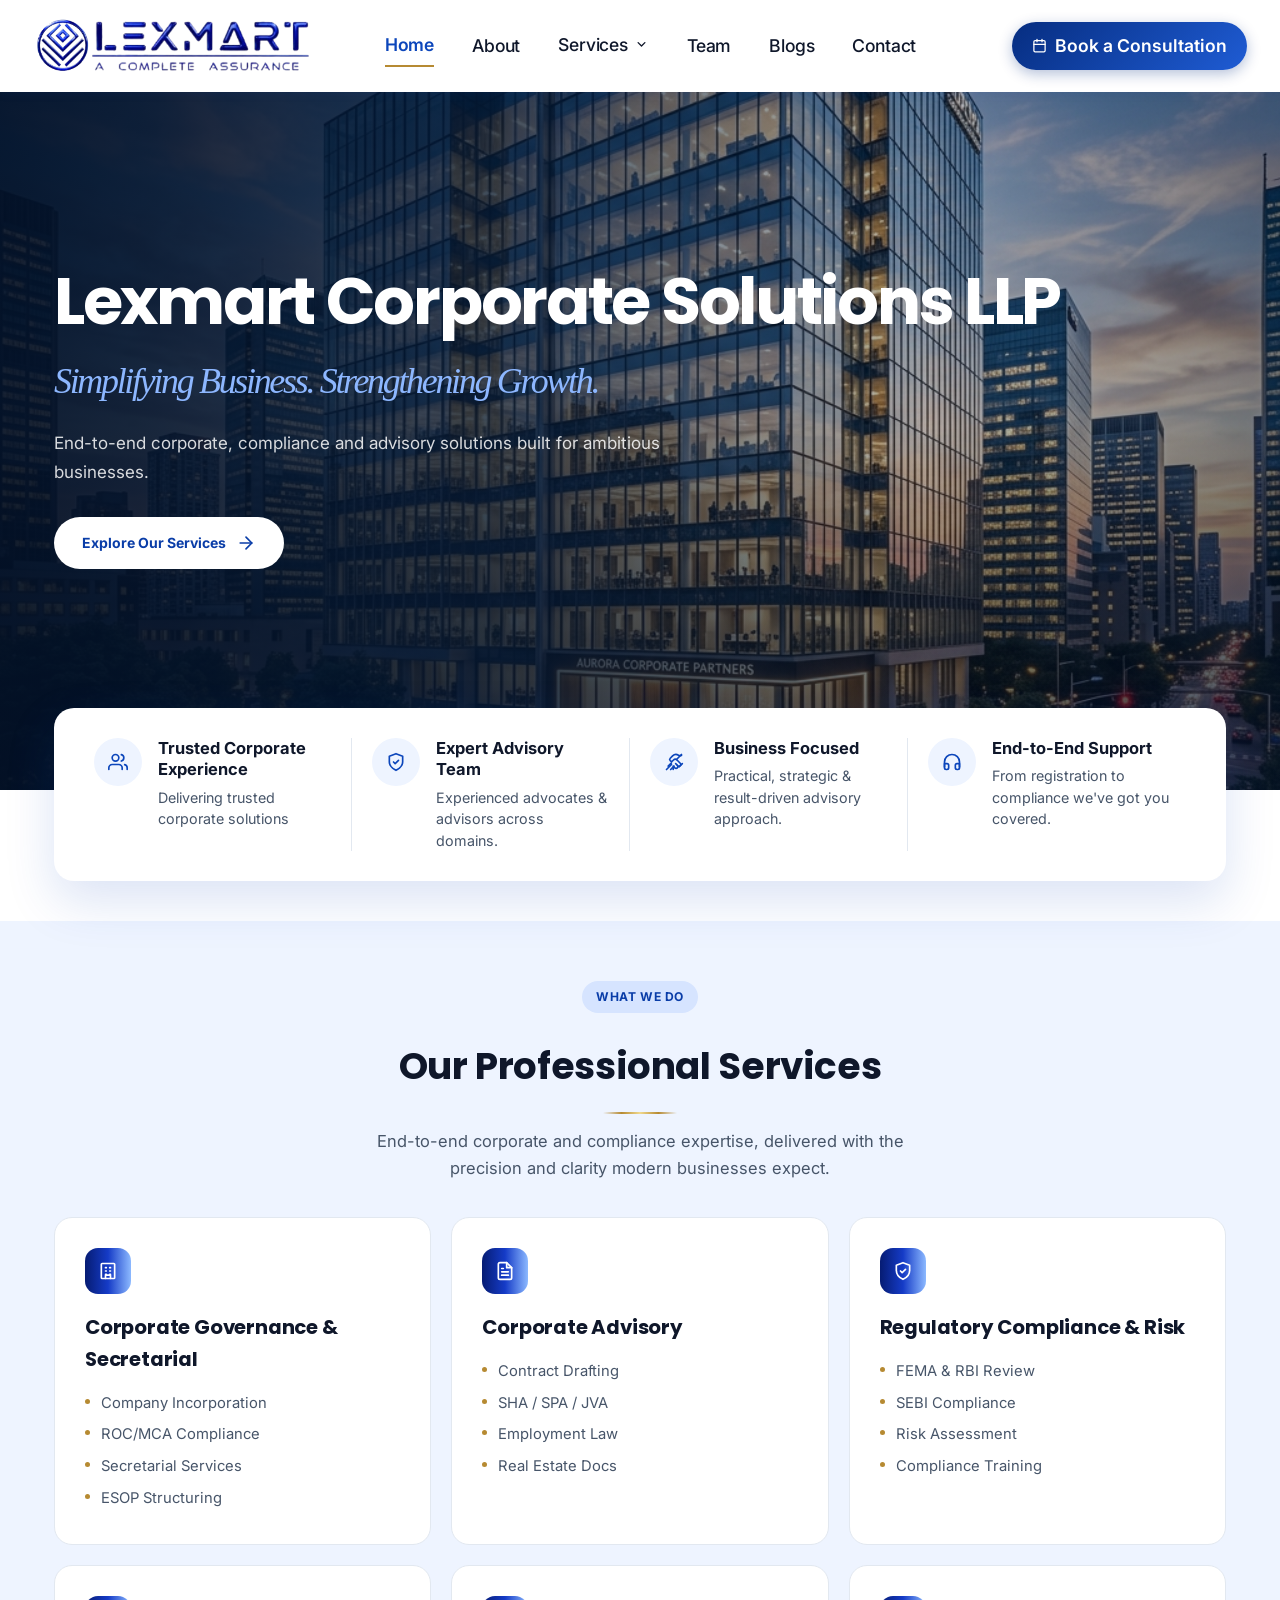
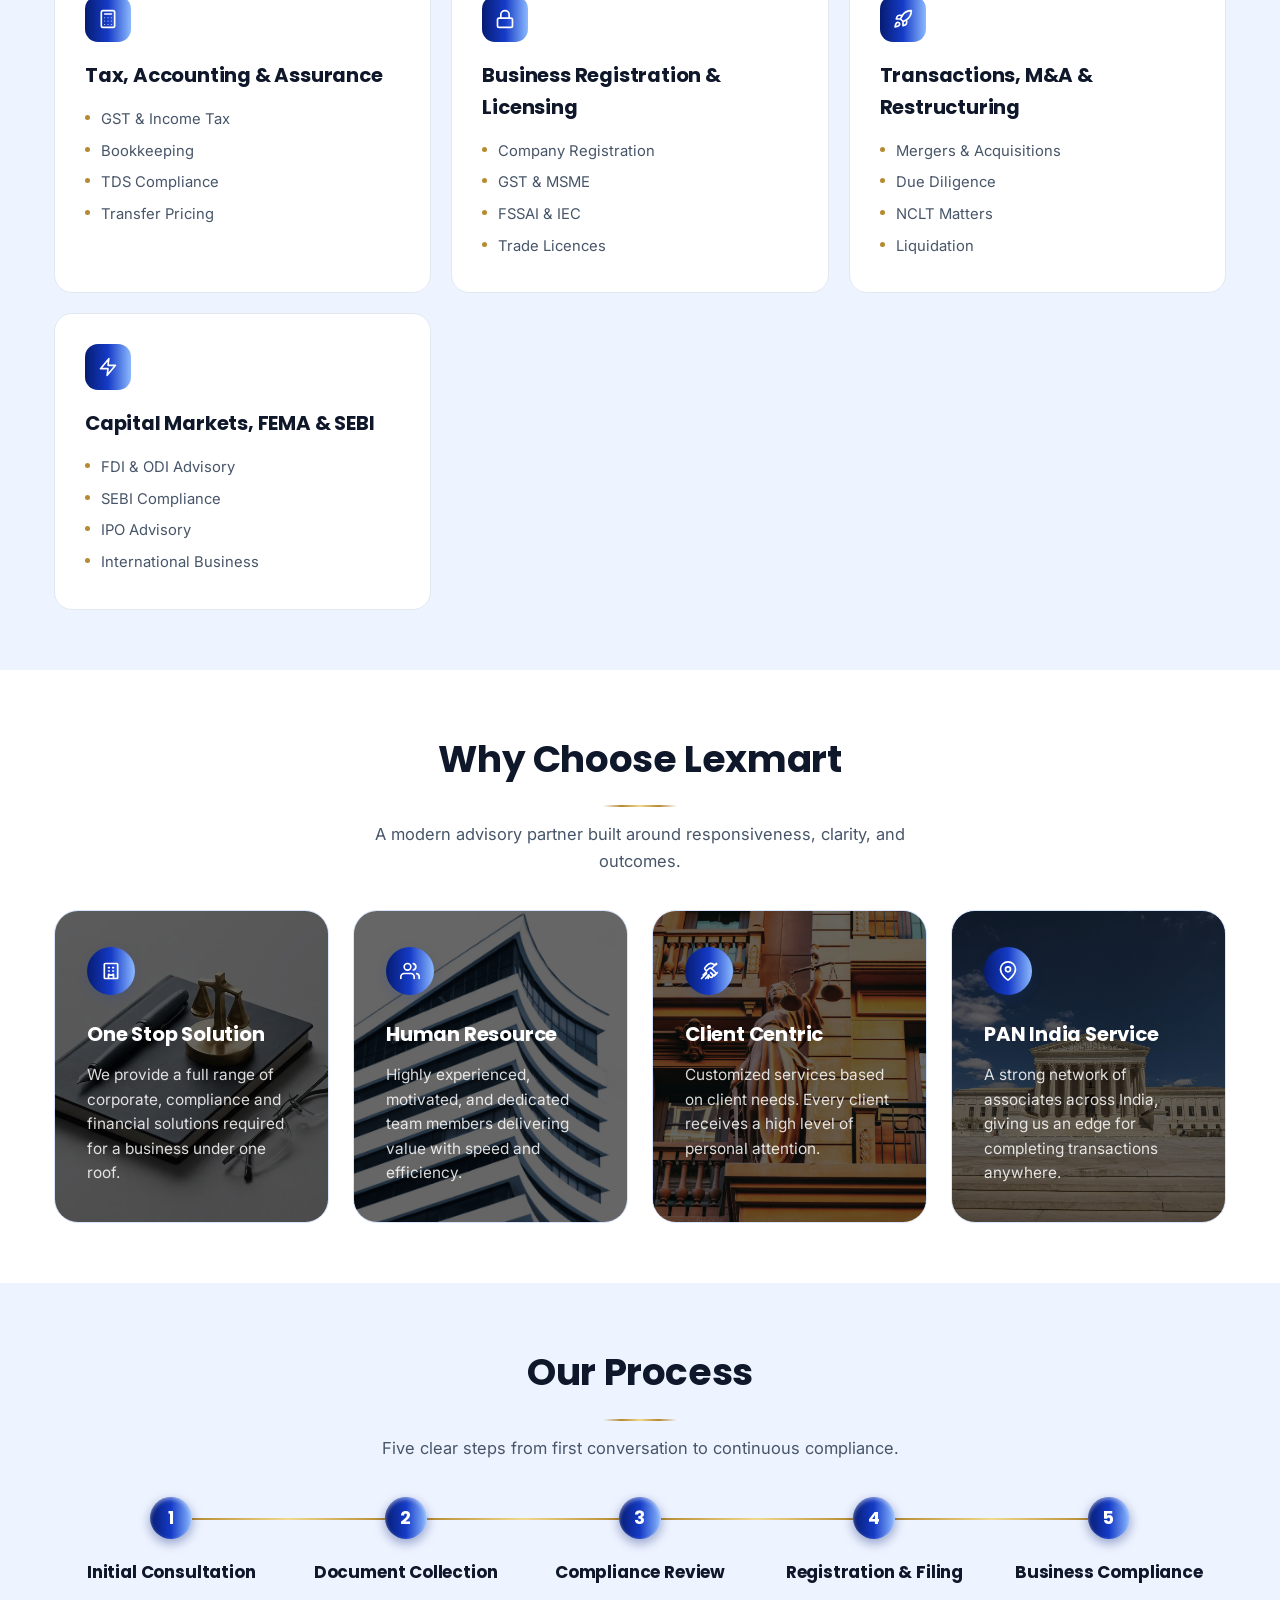
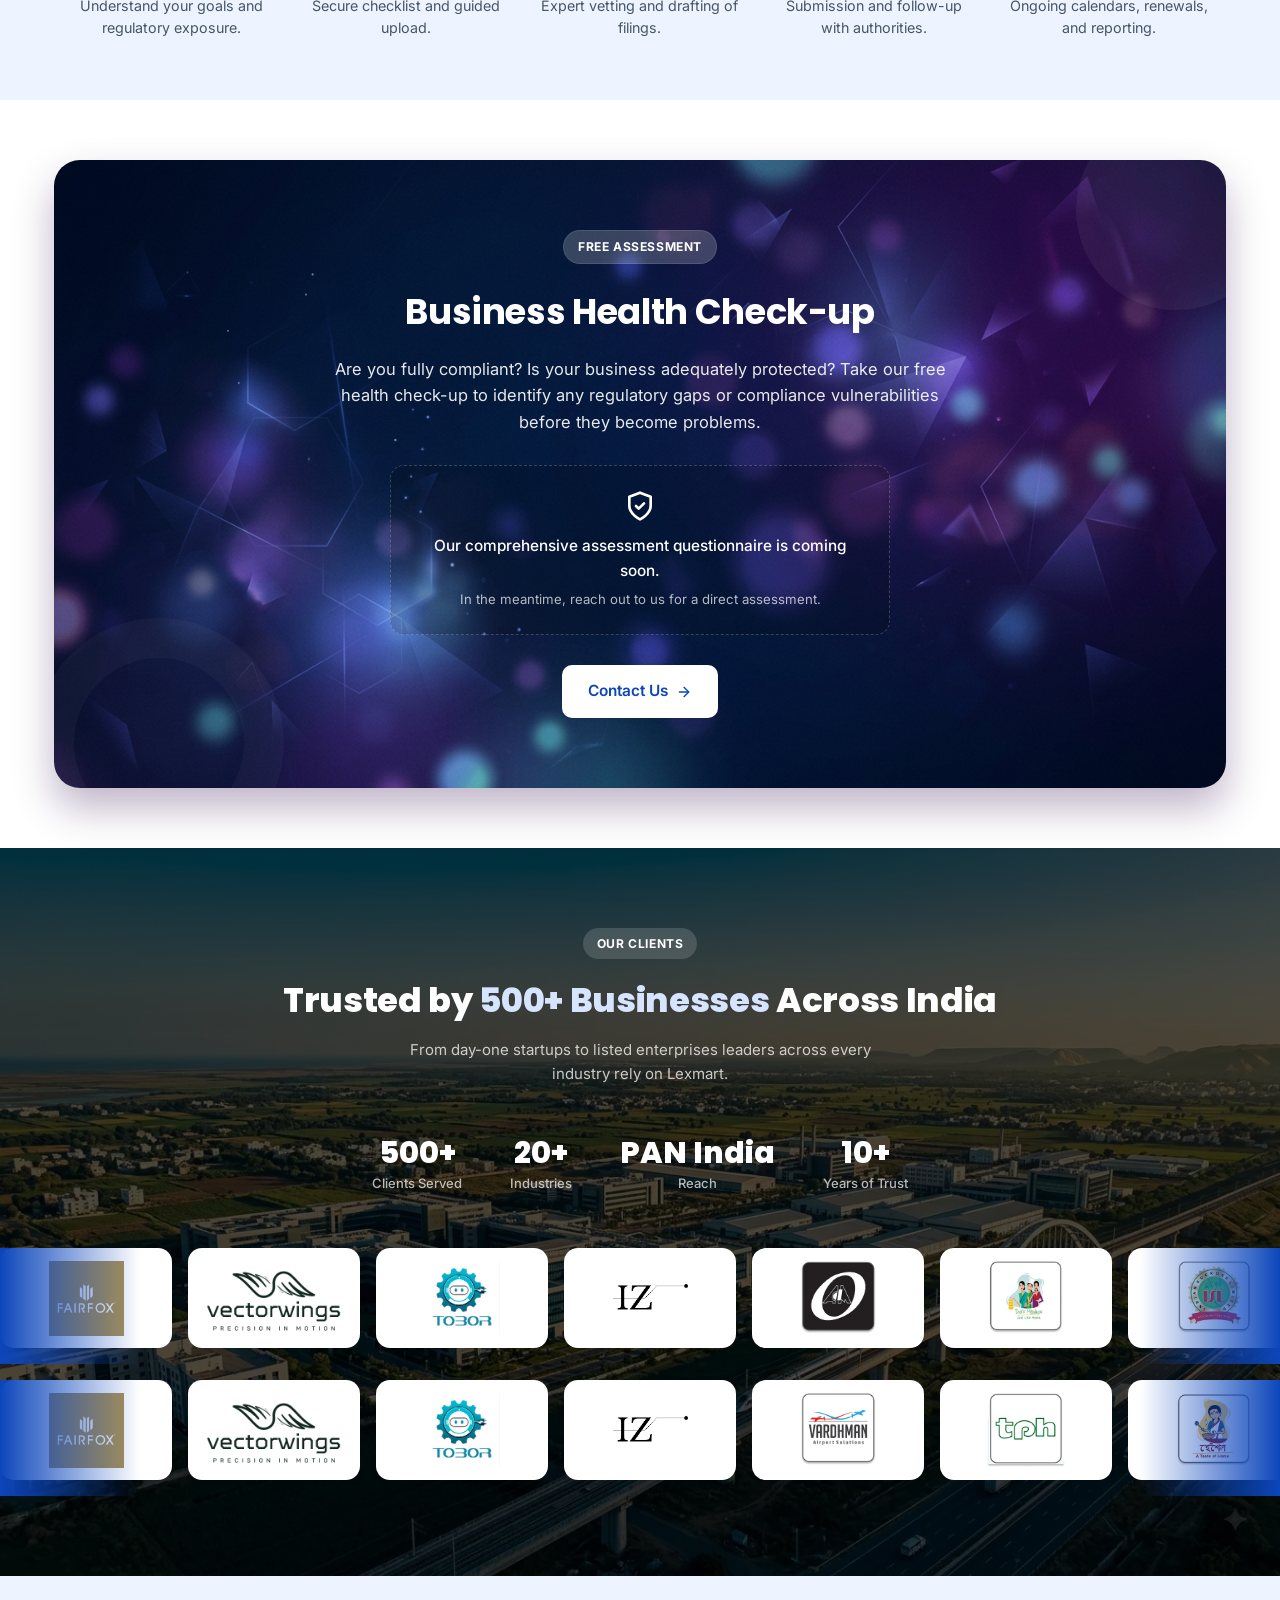
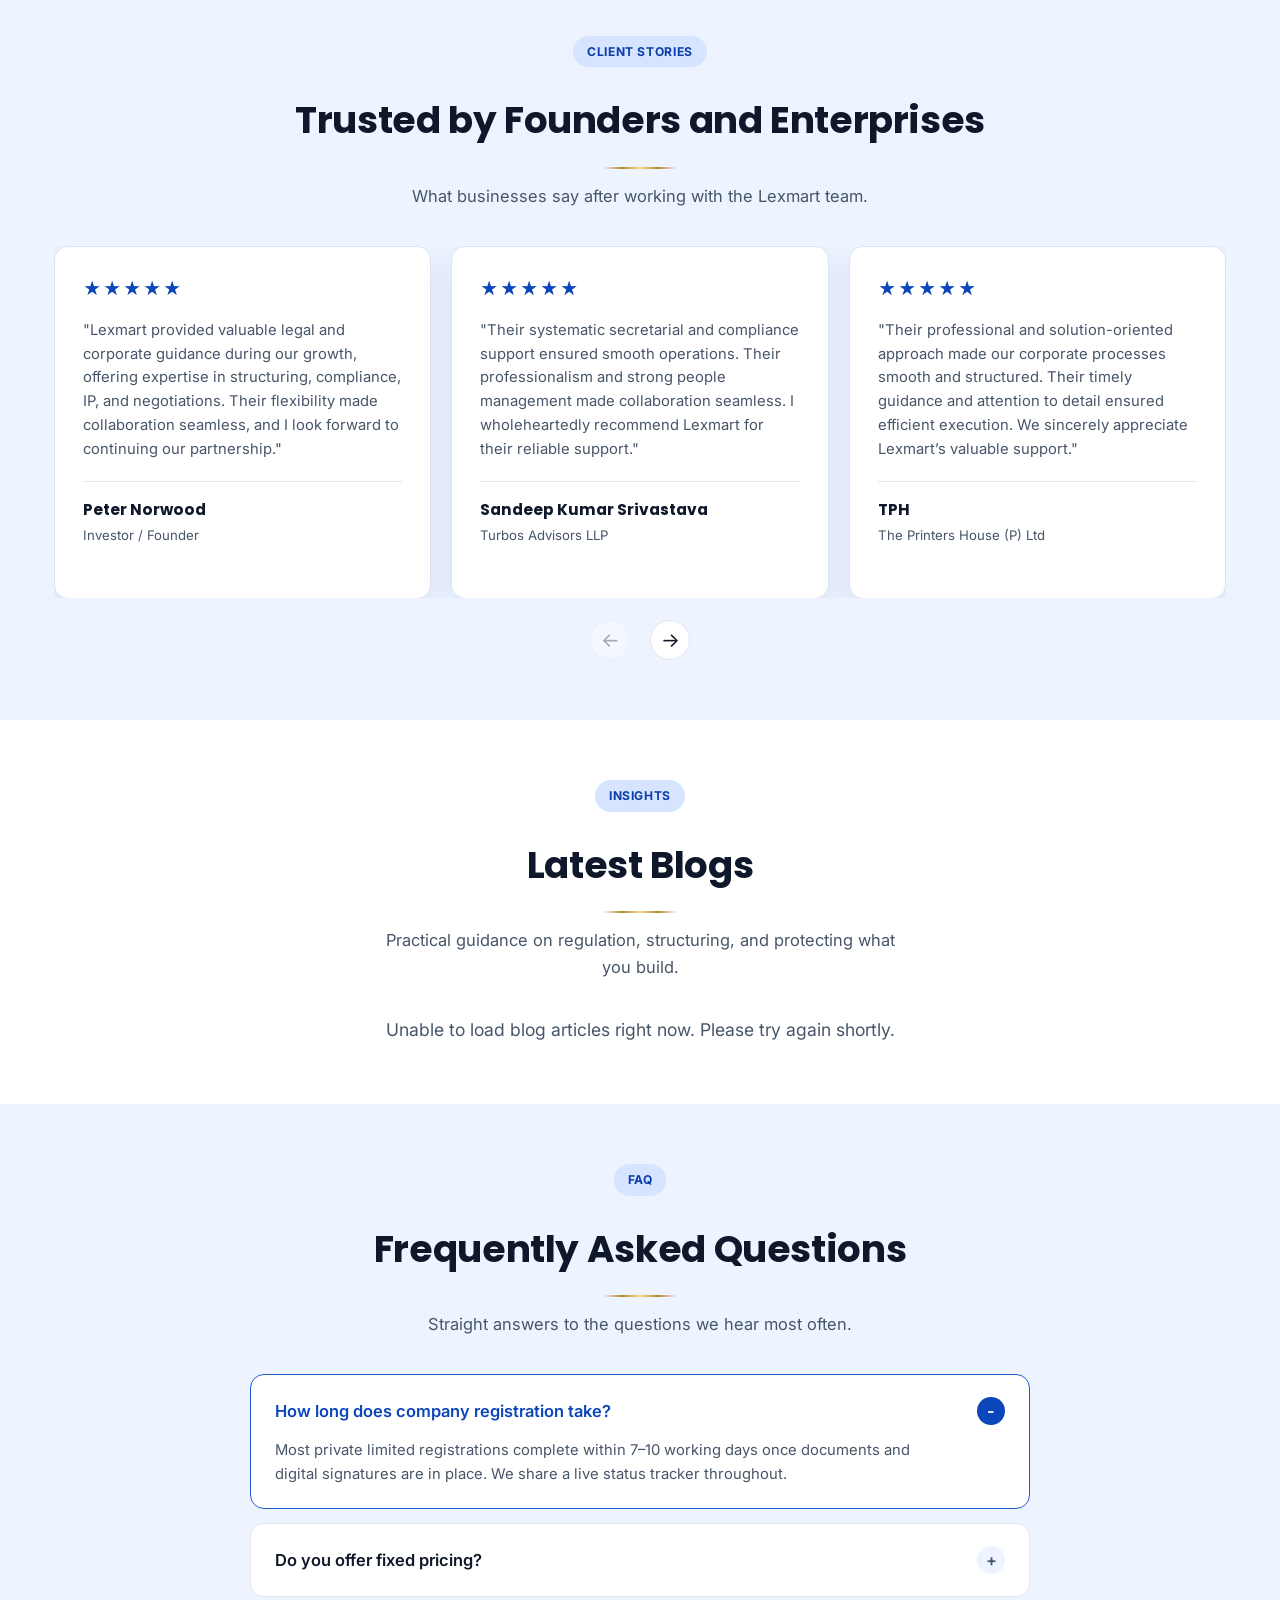
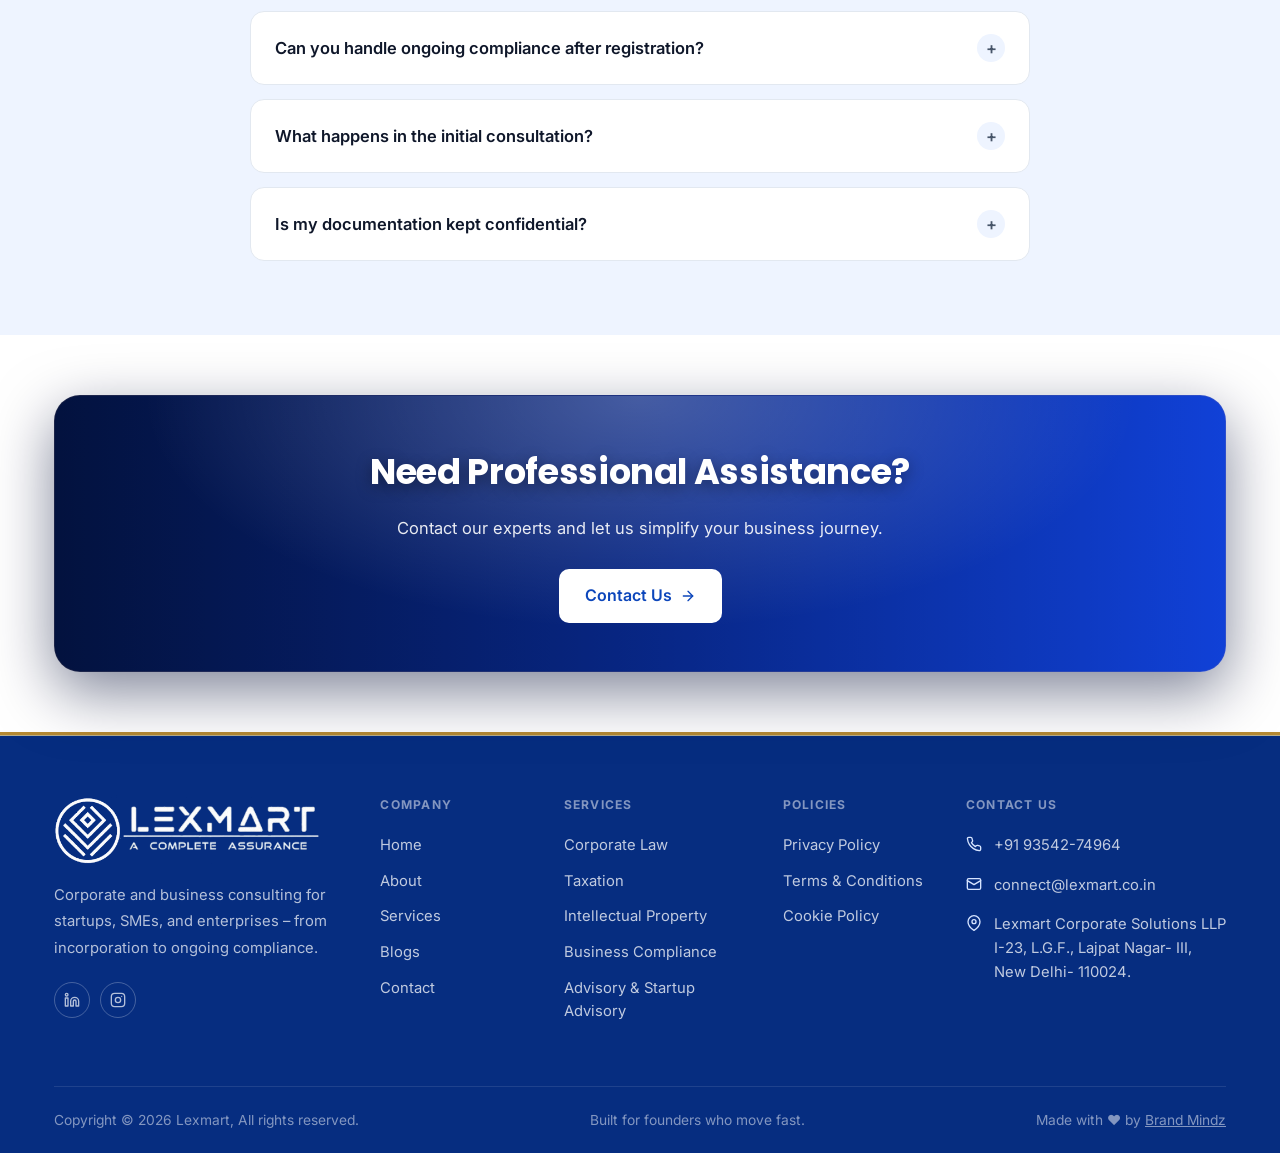
<file: index.html>
<!DOCTYPE html>
<html lang="en">

<head>
  <meta charset="UTF-8">
  <meta name="viewport" content="width=device-width, initial-scale=1.0">
  <title>Lexmart | Corporate & Business Advisors</title>
  <link rel="icon" type="image/png" href="images/favioco.png">
  <link rel="apple-touch-icon" href="images/favioco.png">
  <link rel="preconnect" href="https://fonts.googleapis.com">
  <link
    href="https://fonts.googleapis.com/css2?family=Poppins:wght@500;600;700;800&family=Inter:wght@400;500;600;700&display=swap"
    rel="stylesheet">
  <link rel="stylesheet" href="style.css?v=20260929.5">
  <style>
    /* -- Moving Blue Gradient Animation -- */
    @keyframes moveGradient {
      0% {
        background-position: 0% 50%;
      }

      50% {
        background-position: 100% 50%;
      }

      100% {
        background-position: 0% 50%;
      }
    }

    /* Update Process steps for 3D glossy moving blue */
    .process-num {
      background: linear-gradient(270deg, #061c73, #153bc7, #8cb9ff, #153bc7, #061c73) !important;
      background-size: 200% 200% !important;
      animation: moveGradient 5s ease infinite !important;
      box-shadow: 0 4px 12px rgba(6, 28, 115, 0.4), inset 0 2px 4px rgba(255, 255, 255, 0.5);
      color: #fff;
    }

    /* CTA Banner 3D glossy moving blue */
    .cta-banner {
      background: linear-gradient(270deg, #020b33, #061c73, #153bc7, #8cb9ff, #153bc7, #061c73, #020b33) !important;
      background-size: 300% 300% !important;
      animation: moveGradient 8s ease infinite !important;
      box-shadow: 0 20px 60px rgba(2, 11, 51, 0.5);
      border: 1px solid rgba(255, 255, 255, 0.1);
      padding: 48px 24px;
    }

    .cta-banner::after {
      content: "";
      position: absolute;
      top: 0;
      left: 0;
      right: 0;
      height: 100%;
      background: radial-gradient(ellipse at top, rgba(255, 255, 255, 0.25) 0%, transparent 60%);
      pointer-events: none;
      z-index: 1;
    }

    .cta-banner h2 {
      text-shadow: 0 4px 15px rgba(0, 0, 0, 0.4);
      z-index: 2;
      position: relative;
    }

    .cta-banner p {
      z-index: 2;
      position: relative;
      color: rgba(255, 255, 255, 0.9) !important;
    }

    .cta-banner .btn {
      z-index: 2;
      position: relative;
    }

    /* Services Section & Why Cards - Moving Glossy Blue */
    .service-card .hover-details {
      background: linear-gradient(270deg, #020b33, #061c73, #153bc7, #8cb9ff, #153bc7, #061c73, #020b33) !important;
      background-size: 300% 300% !important;
      animation: moveGradient 8s ease infinite !important;
    }

    .service-card .icon-badge,
    .why-card .icon-badge {
      background: linear-gradient(270deg, #061c73, #153bc7, #8cb9ff, #153bc7, #061c73) !important;
      background-size: 200% 200% !important;
      animation: moveGradient 5s ease infinite !important;
      color: #fff !important;
      border: none !important;
    }

    .service-card:hover .icon-badge,
    .why-card:hover .icon-badge {
      background: linear-gradient(270deg, #020b33, #061c73, #153bc7, #061c73, #020b33) !important;
      background-size: 300% 300% !important;
    }
  </style>
</head>

<body>

  <!-- Icon library (hidden, referenced via <use>) -->
  <svg width="0" height="0" style="position:absolute">
    <defs>
      <symbol id="i-scale" viewBox="0 0 24 24">
        <path d="M12 3v18M5 7h14M5 7 2 13a3 3 0 0 0 6 0zM19 7l-3 6a3 3 0 0 0 6 0zM8 21h8" />
      </symbol>
      <symbol id="i-building" viewBox="0 0 24 24">
        <rect x="4" y="3" width="16" height="18" rx="1" />
        <path d="M9 21v-4h6v4M9 8h1M14 8h1M9 12h1M14 12h1M9 16h1M14 16h1" />
      </symbol>
      <symbol id="i-calc" viewBox="0 0 24 24">
        <rect x="4" y="2" width="16" height="20" rx="2" />
        <line x1="8" y1="6" x2="16" y2="6" />
        <circle cx="8" cy="10.5" r=".6" fill="currentColor" stroke="none" />
        <circle cx="12" cy="10.5" r=".6" fill="currentColor" stroke="none" />
        <circle cx="16" cy="10.5" r=".6" fill="currentColor" stroke="none" />
        <circle cx="8" cy="14.5" r=".6" fill="currentColor" stroke="none" />
        <circle cx="12" cy="14.5" r=".6" fill="currentColor" stroke="none" />
        <circle cx="16" cy="14.5" r=".6" fill="currentColor" stroke="none" />
        <circle cx="8" cy="18.5" r=".6" fill="currentColor" stroke="none" />
        <circle cx="12" cy="18.5" r=".6" fill="currentColor" stroke="none" />
        <circle cx="16" cy="18.5" r=".6" fill="currentColor" stroke="none" />
      </symbol>
      <symbol id="i-bulb" viewBox="0 0 24 24">
        <path
          d="M9 18h6M10 22h4M12 2a7 7 0 0 0-4 12.7c.6.5 1 1.2 1 2.05V17h6v-.25c0-.85.4-1.55 1-2.05A7 7 0 0 0 12 2Z" />
      </symbol>
      <symbol id="i-shield" viewBox="0 0 24 24">
        <path d="M12 2 4 5v6c0 5 3.5 9 8 11 4.5-2 8-6 8-11V5Z" />
        <path d="m9 12 2 2 4-4" />
      </symbol>
      <symbol id="i-rocket" viewBox="0 0 24 24">
        <path d="M4.5 16.5c-1.5 1.26-2 5-2 5s3.74-.5 5-2c.71-.84.7-2.13-.09-2.91a2.18 2.18 0 0 0-2.91-.09z" />
        <path d="M12 15l-3-3a22 22 0 0 1 2-3.95A12.88 12.88 0 0 1 22 2c0 2.72-.78 7.5-6 11a22.35 22.35 0 0 1-4 2z" />
        <path d="M9 12H4s.55-3.03 2-4c1.62-1.08 5 0 5 0" />
        <path d="M12 15v5s3.03-.55 4-2c1.08-1.62 0-5 0-5" />
      </symbol>
      <symbol id="i-users" viewBox="0 0 24 24">
        <path d="M17 21v-2a4 4 0 0 0-4-4H5a4 4 0 0 0-4 4v2" />
        <circle cx="9" cy="7" r="4" />
        <path d="M23 21v-2a4 4 0 0 0-3-3.87M16 3.13a4 4 0 0 1 0 7.75" />
      </symbol>
      <symbol id="i-zap" viewBox="0 0 24 24">
        <polygon points="13 2 3 14 12 14 11 22 21 10 12 10 13 2" />
      </symbol>
      <symbol id="i-rupee" viewBox="0 0 24 24">
        <path d="M7 4h10M7 9h10M7 4c4 0 6 2 6 4.5S11 13 7 13l7 8" />
      </symbol>
      <symbol id="i-headset" viewBox="0 0 24 24">
        <path d="M3 18v-6a9 9 0 0 1 18 0v6" />
        <path
          d="M21 19a2 2 0 0 1-2 2h-1a2 2 0 0 1-2-2v-3a2 2 0 0 1 2-2h3zM3 19a2 2 0 0 0 2 2h1a2 2 0 0 0 2-2v-3a2 2 0 0 0-2-2H3z" />
      </symbol>
      <symbol id="i-lock" viewBox="0 0 24 24">
        <rect x="3" y="11" width="18" height="11" rx="2" />
        <path d="M7 11V7a5 5 0 0 1 10 0v4" />
      </symbol>
      <symbol id="i-award" viewBox="0 0 24 24">
        <circle cx="12" cy="8" r="6" />
        <path d="M15.5 13.5 17 22l-5-3-5 3 1.5-8.5" />
      </symbol>
      <symbol id="i-arrow" viewBox="0 0 24 24">
        <line x1="5" y1="12" x2="19" y2="12" />
        <polyline points="12 5 19 12 12 19" />
      </symbol>
      <symbol id="i-chevron" viewBox="0 0 24 24">
        <polyline points="6 9 12 15 18 9" />
      </symbol>
      <symbol id="i-phone" viewBox="0 0 24 24">
        <path
          d="M22 16.92v3a2 2 0 0 1-2.18 2 19.79 19.79 0 0 1-8.63-3.07 19.5 19.5 0 0 1-6-6 19.79 19.79 0 0 1-3.07-8.67A2 2 0 0 1 4.11 2h3a2 2 0 0 1 2 1.72c.127.96.362 1.903.7 2.81a2 2 0 0 1-.45 2.11L8.09 9.91a16 16 0 0 0 6 6l1.27-1.27a2 2 0 0 1 2.11-.45c.907.338 1.85.573 2.81.7A2 2 0 0 1 22 16.92z" />
      </symbol>
      <symbol id="i-mail" viewBox="0 0 24 24">
        <rect x="2" y="4" width="20" height="16" rx="2" />
        <path d="m2 7 10 6 10-6" />
      </symbol>
      <symbol id="i-pin" viewBox="0 0 24 24">
        <path d="M21 10c0 7-9 13-9 13s-9-6-9-13a9 9 0 0 1 18 0z" />
        <circle cx="12" cy="10" r="3" />
      </symbol>
      <symbol id="i-linkedin" viewBox="0 0 24 24">
        <path d="M16 8a6 6 0 0 1 6 6v7h-4v-7a2 2 0 0 0-2-2 2 2 0 0 0-2 2v7h-4v-7a6 6 0 0 1 6-6z" />
        <rect x="2" y="9" width="4" height="12" />
        <circle cx="4" cy="4" r="2" />
      </symbol>
      <symbol id="i-twitter" viewBox="0 0 24 24">
        <path
          d="M23 3a10.9 10.9 0 0 1-3.14 1.53 4.48 4.48 0 0 0-7.86 3v1A10.66 10.66 0 0 1 3 4s-4 9 5 13a11.64 11.64 0 0 1-7 2c9 5 20 0 20-11.5a4.5 4.5 0 0 0-.08-.83A7.72 7.72 0 0 0 23 3z" />
      </symbol>
      <symbol id="i-facebook" viewBox="0 0 24 24">
        <path d="M18 2h-3a5 5 0 0 0-5 5v3H7v4h3v8h4v-8h3l1-4h-4V7a1 1 0 0 1 1-1h3z" />
      </symbol>
      <symbol id="i-instagram" viewBox="0 0 24 24">
        <rect x="2" y="2" width="20" height="20" rx="5" />
        <circle cx="12" cy="12" r="4" />
        <circle cx="17.5" cy="6.5" r="1" fill="currentColor" stroke="none" />
      </symbol>
      <symbol id="i-calendar" viewBox="0 0 24 24" fill="none" stroke="currentColor" stroke-width="2"
        stroke-linecap="round" stroke-linejoin="round">
        <rect x="3" y="4" width="18" height="18" rx="2" ry="2"></rect>
        <line x1="16" y1="2" x2="16" y2="6"></line>
        <line x1="8" y1="2" x2="8" y2="6"></line>
        <line x1="3" y1="10" x2="21" y2="10"></line>
      </symbol>
      <symbol id="i-shield-check" viewBox="0 0 24 24" fill="none" stroke="currentColor" stroke-width="2"
        stroke-linecap="round" stroke-linejoin="round">
        <path d="M12 22s8-4 8-10V5l-8-3-8 3v7c0 6 8 10 8 10z"></path>
        <path d="M9 12l2 2 4-4"></path>
      </symbol>
      <symbol id="i-handshake" viewBox="0 0 24 24" fill="none" stroke="currentColor" stroke-width="2"
        stroke-linecap="round" stroke-linejoin="round">
        <path d="m11 17 2 2a1 1 0 1 0 3-3" />
        <path
          d="m14 14 2.5 2.5a1 1 0 1 0 3-3l-3.88-3.88a3 3 0 0 0-4.24 0l-.88.88a1 1 0 1 1-3-3l2.81-2.81a5.79 5.79 0 0 1 7.06-.87l.47.28a2 2 0 0 0 1.42.25L21 4" />
        <path d="m21 3-6 6" />
        <path d="m22 14-4 4" />
        <path d="m3 21 6-6" />
        <path d="m8 21 4-4" />
        <path d="m5 17 4-4" />
        <path d="M11 21v-2" />
      </symbol>
      <symbol id="i-doc" viewBox="0 0 24 24" fill="none" stroke="currentColor" stroke-width="2" stroke-linecap="round"
        stroke-linejoin="round">
        <path d="M14 2H6a2 2 0 0 0-2 2v16a2 2 0 0 0 2 2h12a2 2 0 0 0 2-2V8z"></path>
        <polyline points="14 2 14 8 20 8"></polyline>
        <line x1="16" y1="13" x2="8" y2="13"></line>
        <line x1="16" y1="17" x2="8" y2="17"></line>
        <polyline points="10 9 9 9 8 9"></polyline>
      </symbol>
    </defs>
  </svg>

  <div id="site-header"></div>
  <script src="header.js?v=20260907.2" defer></script>

  <section class="hero hero-slider" aria-roledescription="carousel" aria-label="Lexmart highlights">
    <article class="hero-slide is-active" data-slide="0" aria-hidden="false">
      <video muted playsinline preload="metadata" poster="images/building_hero_banner.jpg">
        <source src="images/v5.mp4" type="video/mp4">
      </video>
      <div class="hero-slide-shade"></div>
      <div class="container hero-slide-content">
        <h1 class="hero-company-heading"><span>Lexmart Corporate Solutions LLP</span><br><em class="hero-tagline">Simplifying Business. Strengthening Growth.</em></h1>
        <p>End-to-end corporate, compliance and advisory solutions built for ambitious businesses.</p>
        <a class="hero-slide-cta" href="service-corporate-law.html">Explore Our Services <svg class="icon"><use href="#i-arrow" /></svg></a>
      </div>
    </article>

    <article class="hero-slide" data-slide="1" aria-hidden="true">
      <video muted playsinline preload="metadata" poster="images/building_hero_banner.jpg">
        <source src="images/v3.mp4" type="video/mp4">
      </video>
      <div class="hero-slide-shade"></div>
      <div class="container hero-slide-content">
        <h1>Clarity for Every<br><em>Business Decision.</em></h1>
        <p>Responsive guidance that keeps your organisation protected, prepared and moving forward.</p>
        <a class="hero-slide-cta" href="service-business-compliance.html">Explore Compliance <svg class="icon"><use href="#i-arrow" /></svg></a>
      </div>
    </article>

    <article class="hero-slide" data-slide="2" aria-hidden="true">
      <video muted playsinline preload="metadata" poster="images/building_hero_banner.jpg">
        <source src="images/v4.mp4" type="video/mp4">
      </video>
      <div class="hero-slide-shade"></div>
      <div class="container hero-slide-content">
        <h1>Protecting Ideas.<br><em>Empowering Enterprise.</em></h1>
        <p>Practical legal insight across corporate law, taxation, intellectual property and business advisory.</p>
        <a class="hero-slide-cta" href="contact.html">Consult Our Experts <svg class="icon"><use href="#i-arrow" /></svg></a>
      </div>
    </article>
  </section>
  <script src="hero-slider.js?v=20260907.2" defer></script>

  <div class="container stats-strip">
    <div class="stats-row-new">
      <div class="stat-card-new animate-slide-up delay-100">
        <div class="stat-icon"><svg class="icon">
            <use href="#i-users" />
          </svg></div>
        <div class="stat-content">
          <strong>Trusted Corporate<br>Experience</strong>
          <p>Delivering trusted corporate solutions</p>
        </div>
      </div>
      <div class="stat-card-new animate-slide-up delay-200">
        <div class="stat-icon"><svg class="icon">
            <use href="#i-shield-check" />
          </svg></div>
        <div class="stat-content">
          <strong>Expert Advisory Team</strong>
          <p>Experienced advocates & advisors across domains.</p>
        </div>
      </div>
      <div class="stat-card-new animate-slide-up delay-300">
        <div class="stat-icon"><svg class="icon">
            <use href="#i-handshake" />
          </svg></div>
        <div class="stat-content">
          <strong>Business Focused</strong>
          <p>Practical, strategic & result-driven advisory approach.</p>
        </div>
      </div>
      <div class="stat-card-new animate-slide-up delay-400">
        <div class="stat-icon"><svg class="icon">
            <use href="#i-headset" />
          </svg></div>
        <div class="stat-content">
          <strong>End-to-End Support</strong>
          <p>From registration to compliance we've got you covered.</p>
        </div>
      </div>
    </div>
  </div>

  <section class="bg-tint">
    <div class="container">
      <div class="center"><span class="eyebrow">WHAT WE DO</span></div>
      <h2 class="section-title">Our Professional Services</h2>
      <p class="section-sub">End-to-end corporate and compliance expertise, delivered with the precision and clarity
        modern
        businesses expect.</p>
      <div class="services-grid">

        <!-- Card 1 -->
        <div class="service-card">
          <div class="icon-badge"><svg class="icon">
              <use href="#i-building" />
            </svg></div>
          <h3>Corporate Governance &amp; Secretarial</h3>
          <ul>
            <li>Company Incorporation</li>
            <li>ROC/MCA Compliance</li>
            <li>Secretarial Services</li>
            <li>ESOP Structuring</li>
          </ul>
          <div class="hover-details">
            <h4>Detailed Services:</h4>
            <ul>
              <li>Company Incorporation &amp; Corporate Structuring</li>
              <li>LLP &amp; Other Entity Formation</li>
              <li>Corporate Secretarial Services</li>
              <li>Board, Committee &amp; General Meeting Management</li>
              <li>Notices, Agendas, Minutes &amp; Resolutions</li>
              <li>Statutory Registers &amp; Secretarial Records</li>
              <li>Annual ROC/MCA Compliance</li>
              <li>Event-Based ROC Filings</li>
              <li>MCA &amp; Regulatory Filings</li>
              <li>Corporate Governance Advisory</li>
              <li>Compliance Calendar &amp; Monitoring</li>
              <li>Share Capital Alterations &amp; Corporate Actions</li>
              <li>Issue &amp; Allotment of Securities</li>
              <li>Dematerialisation, ISIN &amp; NSDL/CDSL Coordination</li>
              <li>ESOP Structuring &amp; Compliance</li>
            </ul>
          </div>
        </div>

        <!-- Card 2 -->
        <div class="service-card">
          <div class="icon-badge"><svg class="icon">
              <use href="#i-doc" />
            </svg></div>
          <h3>Corporate Advisory</h3>
          <ul>
            <li>Contract Drafting</li>
            <li>SHA / SPA / JVA</li>
            <li>Employment Law</li>
            <li>Real Estate Docs</li>
          </ul>
          <div class="hover-details">
            <h4>Detailed Services:</h4>
            <ul>
              <li>Corporate &amp; Commercial Advisory</li>
              <li>Professional Opinions</li>
              <li>Contract Drafting, Review &amp; Negotiation</li>
              <li>NDA, MOU &amp; Service Agreements</li>
              <li>Vendor &amp; Customer Agreements</li>
              <li>Employment Agreements &amp; HR Policies</li>
              <li>Shareholders' Agreements (SHA)</li>
              <li>Share Purchase Agreements (SPA)</li>
              <li>Joint Venture Agreements (JVA)</li>
              <li>Investment Agreements</li>
              <li>Labour &amp; Employment Law Advisory</li>
              <li>POSH &amp; Workplace Compliance</li>
              <li>Consumer &amp; E-commerce Regulatory Advisory</li>
              <li>Real Estate Documentation</li>
              <li>Succession Planning, Wills &amp; Estate Documentation</li>
            </ul>
          </div>
        </div>

        <!-- Card 3 -->
        <div class="service-card">
          <div class="icon-badge"><svg class="icon">
              <use href="#i-shield" />
            </svg></div>
          <h3>Regulatory Compliance &amp; Risk</h3>
          <ul>
            <li>FEMA &amp; RBI Review</li>
            <li>SEBI Compliance</li>
            <li>Risk Assessment</li>
            <li>Compliance Training</li>
          </ul>
          <div class="hover-details">
            <h4>Detailed Services:</h4>
            <ul>
              <li>Corporate Law Compliance Review</li>
              <li>FEMA &amp; RBI Compliance Review</li>
              <li>SEBI Compliance Review</li>
              <li>Direct &amp; Indirect Tax Compliance Review</li>
              <li>State &amp; Industry-Specific Compliance Review</li>
              <li>Regulatory Gap Assessment</li>
              <li>Compliance Risk Assessment</li>
              <li>Regulatory Due Diligence</li>
              <li>Internal Control Assessment</li>
              <li>Compliance Management Framework</li>
              <li>Compliance Calendar Review</li>
              <li>Compliance Management System Implementation</li>
              <li>Compliance Reports &amp; Corrective Action Plans</li>
              <li>Regulatory Readiness Assessment</li>
              <li>Compliance Training &amp; Awareness</li>
            </ul>
          </div>
        </div>

        <!-- Card 4 -->
        <div class="service-card">
          <div class="icon-badge"><svg class="icon">
              <use href="#i-calc" />
            </svg></div>
          <h3>Tax, Accounting &amp; Assurance</h3>
          <ul>
            <li>GST &amp; Income Tax</li>
            <li>Bookkeeping</li>
            <li>TDS Compliance</li>
            <li>Transfer Pricing</li>
          </ul>
          <div class="hover-details">
            <h4>Detailed Services:</h4>
            <ul>
              <li>Accounting &amp; Bookkeeping</li>
              <li>Tally, Zoho, SAP, Oracle &amp; ERP Accounting</li>
              <li>Financial Statements (I-GAAP, Ind AS &amp; IFRS)</li>
              <li>Income Tax Returns</li>
              <li>GST Compliance &amp; Returns</li>
              <li>TDS Compliance &amp; Returns</li>
              <li>Direct &amp; Indirect Tax Advisory</li>
              <li>Income Tax &amp; GST Assessments</li>
              <li>Tax Refunds &amp; Demand Notices</li>
              <li>Tax Litigation Support</li>
              <li>Form 15CA/15CB</li>
              <li>Non-resident Form 10F Filing</li>
              <li>Outward Remittance Compliance</li>
              <li>Transfer Pricing Study Report</li>
              <li>Letter of Undertaking (LUT)</li>
            </ul>
          </div>
        </div>

        <!-- Card 5 -->
        <div class="service-card">
          <div class="icon-badge"><svg class="icon">
              <use href="#i-lock" />
            </svg></div>
          <h3>Business Registration &amp; Licensing</h3>
          <ul>
            <li>Company Registration</li>
            <li>GST &amp; MSME</li>
            <li>FSSAI &amp; IEC</li>
            <li>Trade Licences</li>
          </ul>
          <div class="hover-details">
            <h4>Detailed Services:</h4>
            <ul>
              <li>Indian &amp; Foreign Company Registration</li>
              <li>LLP &amp; Partnership Firm Registration</li>
              <li>Trust &amp; Society Registration</li>
              <li>Startup India / DPIIT Recognition</li>
              <li>MSME / Udyam Registration</li>
              <li>Legal Entity Identifier (LEI)</li>
              <li>GST Registration &amp; Amendments</li>
              <li>FSSAI Registration &amp; Licensing</li>
              <li>IEC Registration</li>
              <li>PAN/TAN Registration</li>
              <li>12A &amp; 80G Registration</li>
              <li>Trade Licences &amp; Municipal Registrations</li>
              <li>Factory Licence &amp; Industrial Approvals</li>
              <li>FCRA Registration</li>
              <li>Government Liaison (RBI, Income Tax Dept.)</li>
            </ul>
          </div>
        </div>

        <!-- Card 6 -->
        <div class="service-card">
          <div class="icon-badge"><svg class="icon">
              <use href="#i-rocket" />
            </svg></div>
          <h3>Transactions, M&amp;A &amp; Restructuring</h3>
          <ul>
            <li>Mergers &amp; Acquisitions</li>
            <li>Due Diligence</li>
            <li>NCLT Matters</li>
            <li>Liquidation</li>
          </ul>
          <div class="hover-details">
            <h4>Detailed Services:</h4>
            <ul>
              <li>Mergers &amp; Acquisitions</li>
              <li>Corporate Restructuring &amp; Demergers</li>
              <li>Business Reorganisation</li>
              <li>Transaction Advisory &amp; Deal Structuring</li>
              <li>Investment Transactions</li>
              <li>Corporate &amp; Transaction Due Diligence</li>
              <li>Fundraising Advisory</li>
              <li>Joint Ventures &amp; Strategic Alliances</li>
              <li>NCLT Matters</li>
              <li>Regional Director Approvals</li>
              <li>Compounding of Offences</li>
              <li>Condonation of Delay</li>
              <li>Voluntary Liquidation</li>
              <li>Strike-Off &amp; Winding-Up Assistance</li>
            </ul>
          </div>
        </div>

        <!-- Card 7 -->
        <div class="service-card">
          <div class="icon-badge"><svg class="icon">
              <use href="#i-zap" />
            </svg></div>
          <h3>Capital Markets, FEMA &amp; SEBI</h3>
          <ul>
            <li>FDI &amp; ODI Advisory</li>
            <li>SEBI Compliance</li>
            <li>IPO Advisory</li>
            <li>International Business</li>
          </ul>
          <div class="hover-details">
            <h4>Detailed Services:</h4>
            <ul>
              <li>FEMA Advisory &amp; Reporting</li>
              <li>FDI Compliance</li>
              <li>ODI Compliance</li>
              <li>RBI Approvals</li>
              <li>Foreign Investment Advisory</li>
              <li>SEBI Compliance</li>
              <li>Listed Entity Compliance</li>
              <li>SEBI (LODR) Compliance</li>
              <li>IPO Advisory</li>
              <li>Securities Issuance</li>
              <li>Share Capital &amp; Corporate Actions</li>
              <li>Valuation Support</li>
              <li>XBRL Filings</li>
              <li>Stamp Duty Adjudication</li>
              <li>International Business / India Entry Advisory</li>
            </ul>
          </div>
        </div>
      </div>
    </div>
  </section>

  <section>
    <div class="container">
      <h2 class="section-title">Why Choose Lexmart</h2>
      <p class="section-sub">A modern advisory partner built around responsiveness, clarity, and outcomes.</p>
      <div class="why-grid">
        <div class="why-card">
          <div class="icon-badge"><svg class="icon">
              <use href="#i-building" />
            </svg></div>
          <h3>One Stop Solution</h3>
          <p>We provide a full range of corporate, compliance and financial solutions required for a business under one
            roof.</p>
        </div>
        <div class="why-card">
          <div class="icon-badge"><svg class="icon">
              <use href="#i-users" />
            </svg></div>
          <h3>Human Resource</h3>
          <p>Highly experienced, motivated, and dedicated team members delivering value with speed and efficiency.</p>
        </div>
        <div class="why-card">
          <div class="icon-badge"><svg class="icon">
              <use href="#i-handshake" />
            </svg></div>
          <h3>Client Centric</h3>
          <p>Customized services based on client needs. Every client receives a high level of personal attention.</p>
        </div>
        <div class="why-card">
          <div class="icon-badge"><svg class="icon">
              <use href="#i-pin" />
            </svg></div>
          <h3>PAN India Service</h3>
          <p>A strong network of associates across India, giving us an edge for completing transactions anywhere.</p>
        </div>
      </div>
    </div>
  </section>
  <section class="bg-tint">
    <div class="container">
      <h2 class="section-title">Our Process</h2>
      <p class="section-sub">Five clear steps from first conversation to continuous compliance.</p>
      <div class="process-grid">
        <div class="process-step">
          <div class="process-num">1</div>
          <h3>Initial Consultation</h3>
          <p>Understand your goals and regulatory exposure.</p>
        </div>
        <div class="process-step">
          <div class="process-num">2</div>
          <h3>Document Collection</h3>
          <p>Secure checklist and guided upload.</p>
        </div>
        <div class="process-step">
          <div class="process-num">3</div>
          <h3>Compliance Review</h3>
          <p>Expert vetting and drafting of filings.</p>
        </div>
        <div class="process-step">
          <div class="process-num">4</div>
          <h3>Registration &amp; Filing</h3>
          <p>Submission and follow-up with authorities.</p>
        </div>
        <div class="process-step">
          <div class="process-num">5</div>
          <h3>Business Compliance</h3>
          <p>Ongoing calendars, renewals, and reporting.</p>
        </div>
      </div>
    </div>
  </section>

  <section style="padding: 60px 0; background: var(--white);">
    <div class="container">
      <div
        style="position: relative; max-width: 1172px; margin: 0 auto; background: url(&quot;images/health_check_background.jpg&quot;) center/cover no-repeat; border-radius: 26px; padding: 70px 24px; text-align: center; color: #fff; overflow: hidden; box-shadow: 0 20px 40px rgba(42, 8, 69, 0.3);">

        <!-- Decorative bg -->
        <div
          style="position: absolute; top: -50px; right: -50px; width: 200px; height: 200px; background: rgba(255,255,255,0.05); border-radius: 50%; pointer-events: none;">
        </div>
        <div
          style="position: absolute; bottom: -80px; left: -20px; width: 250px; height: 250px; border: 40px solid rgba(255,255,255,0.03); border-radius: 50%; pointer-events: none;">
        </div>

        <div style="position: relative; z-index: 2;">
          <span class="eyebrow"
            style="background: rgba(255,255,255,0.2); color: #fff; border: 1px solid rgba(255,255,255,0.1); margin-bottom: 20px;">FREE
            ASSESSMENT</span>
          <h2 style="color: #fff; font-size: 35.2px; margin-bottom: 16px; font-family: 'Poppins', sans-serif;">Business
            Health Check-up</h2>
          <p
            style="color: rgba(255,255,255,0.9); font-size: 16.5px; max-width: 640px; margin: 0 auto 30px; line-height: 1.6;">
            Are you fully compliant? Is your business adequately protected? Take our free health check-up to identify
            any regulatory gaps or compliance vulnerabilities before they become problems.
          </p>

          <div
            style="background: rgba(0,0,0,0.15); padding: 24px; border-radius: 14px; border: 1px dashed rgba(255,255,255,0.2); max-width: 500px; margin: 0 auto 30px;">
            <div style="display: flex; justify-content: center; margin-bottom: 12px;">
              <svg class="icon" style="width: 32px; height: 32px; color: #fff;">
                <use href="#i-shield-check" />
              </svg>
            </div>
            <p style="color: #fff; margin-bottom: 0; font-size: 15.4px; font-weight: 500;">
              Our comprehensive assessment questionnaire is coming soon.
            </p>
            <p style="color: rgba(255,255,255,0.7); font-size: 13.2px; margin-top: 6px; margin-bottom: 0;">
              In the meantime, reach out to us for a direct assessment.
            </p>
          </div>

         <a href="https://wa.me/919354274964?text=Hello%20Lexmart%2C%20I%20am%20interested%20in%20the%20Free%20Business%20Health%20Check-up.%20I%20would%20like%20to%20assess%20my%20business%20for%20regulatory%20gaps%2C%20compliance%20requirements%2C%20and%20potential%20risks.%20Please%20let%20me%20know%20how%20I%20can%20proceed." class="btn btn-white" style="font-size: 15.4px; display: inline-flex;" target="_blank" rel="noopener noreferrer">
  Contact Us
  <svg class="icon" style="width:16px;height:16px;">
    <use href="#i-arrow" />
  </svg>
</a>
        </div>
      </div>
    </div>
  </section>

  <!-- Removed redundant featured services section -->

  <!-- ----------------------------------
     TRUSTED CLIENTS SECTION
---------------------------------- -->
  <section class="clients-section">
    <style>
      .clients-section {
        padding: 80px 0;
        background: linear-gradient(rgba(0, 0, 0, 0.7), rgba(0, 0, 0, 0.7)), url('images/Our Clients.webp') center/cover no-repeat;
        overflow: hidden;
      }

      .clients-header {
        text-align: center;
        margin-bottom: 52px;
      }

      .clients-header .eyebrow {
        margin-bottom: 14px;
        background: rgba(255, 255, 255, 0.15);
        color: #ffffff;
        border-color: rgba(255, 255, 255, 0.25);
      }

      .clients-header h2 {
        font-size: 34px;
        font-weight: 800;
        color: #ffffff;
        margin-bottom: 10px;
      }

      .clients-header h2 span {
        color: #d6e4ff;
      }

      .clients-header p {
        font-size: 15px;
        color: rgba(255, 255, 255, 0.75);
        max-width: 480px;
        margin: 0 auto;
      }

      .clients-counter {
        display: flex;
        justify-content: center;
        gap: 48px;
        margin-bottom: 52px;
        flex-wrap: wrap;
      }

      .clients-counter-item {
        text-align: center;
      }

      .clients-counter-item strong {
        display: block;
        font-family: 'Poppins', sans-serif;
        font-size: 30px;
        font-weight: 800;
        color: #ffffff;
        line-height: 1;
      }

      .clients-counter-item span {
        font-size: 13px;
        color: rgba(255, 255, 255, 0.7);
        font-weight: 500;
      }

      /* Marquee wrapper */
      .marquee-wrapper {
        position: relative;
        overflow: hidden;
      }

      /* Fade edges */
      .marquee-wrapper::before,
      .marquee-wrapper::after {
        content: "";
        position: absolute;
        top: 0;
        bottom: 0;
        width: 140px;
        z-index: 2;
        pointer-events: none;
      }

      .marquee-wrapper::before {
        left: 0;
        background: linear-gradient(to right, #0C46BB 0%, transparent 100%);
      }

      .marquee-wrapper::after {
        right: 0;
        background: linear-gradient(to left, #0C46BB 0%, transparent 100%);
      }

      .marquee-track {
        display: flex;
        gap: 16px;
        width: max-content;
        margin-bottom: 16px;
      }

      .marquee-track.row1 {
        animation: marquee-left 40s linear infinite;
      }

      .marquee-track.row2 {
        animation: marquee-right 36s linear infinite;
      }

      .marquee-track:hover {
        animation-play-state: paused;
      }

      @keyframes marquee-left {
        0% {
          transform: translateX(0);
        }

        100% {
          transform: translateX(-50%);
        }
      }

      @keyframes marquee-right {
        0% {
          transform: translateX(-50%);
        }

        100% {
          transform: translateX(0);
        }
      }

      /* Logo card */
      .client-card {
        flex-shrink: 0;
        width: 172px;
        height: 100px;
        background: #ffffff;
        border: 1.5px solid rgba(255, 255, 255, 0.3);
        border-radius: 14px;
        display: flex;
        align-items: center;
        justify-content: center;
        padding: 10px 12px;
        transition: border-color .25s ease, box-shadow .25s ease, transform .25s ease;
        cursor: default;
      }

      .client-card > img {
        max-height: 75px !important;
        max-width: 150px !important;
      }

      .client-card:hover {
        border-color: rgba(255, 255, 255, 0.8);
        box-shadow: 0 8px 24px rgba(0, 0, 0, 0.2);
        transform: translateY(-3px);
      }

      .client-card.jonnette {
        background: #111315;
        border-color: rgba(255, 255, 255, 0.55);
      }

      .client-card .client-inner {
        text-align: center;
        line-height: 1.25;
      }

      .client-card .client-name {
        font-family: 'Poppins', sans-serif;
        font-weight: 700;
        font-size: 13.5px;
        color: #0f172a;
        display: block;
      }

      .client-card .client-sub {
        font-size: 10px;
        color: #475569;
        display: block;
        margin-top: 3px;
        font-weight: 500;
      }

      /* Coloured accent logos */
      .client-card.dark {
        background: #062d80;
        border-color: #062d80;
      }

      .client-card.dark .client-name {
        color: #ffffff;
      }

      .client-card.dark .client-sub {
        color: rgba(255, 255, 255, 0.7);
      }

      .client-card.teal {
        background: #0a3da8;
        border-color: #0a3da8;
      }

      .client-card.teal .client-name {
        color: #ffffff;
      }

      .client-card.teal .client-sub {
        color: rgba(255, 255, 255, 0.7);
      }

      .client-card.navy {
        background: #062d80;
        border-color: #062d80;
      }

      .client-card.navy .client-name {
        color: #ffffff;
      }

      .client-card.navy .client-sub {
        color: rgba(255, 255, 255, 0.7);
      }

      .client-card .client-accent {
        display: inline-block;
        font-size: 22px;
        font-weight: 800;
        font-family: 'Poppins', sans-serif;
        line-height: 1;
        margin-bottom: 4px;
      }
    </style>

    <div class="container clients-header">
      <span class="eyebrow">OUR CLIENTS</span>
      <h2>Trusted by <span>500+ Businesses</span> Across India</h2>
      <p>From day-one startups to listed enterprises leaders across every industry rely on Lexmart.</p>
    </div>

    <div class="clients-counter">
      <div class="clients-counter-item"><strong>500+</strong><span>Clients Served</span></div>
      <div class="clients-counter-item"><strong>20+</strong><span>Industries</span></div>
      <div class="clients-counter-item"><strong>PAN India</strong><span>Reach</span></div>
      <div class="clients-counter-item"><strong>10+</strong><span>Years of Trust</span></div>
    </div>

    <!-- Row 1 ? scrolls left -->
    <div class="marquee-wrapper" style="margin-bottom:16px;">
      <div class="marquee-track row1">
        <!-- Set 1 -->
         <div class="client-card">
          <img src="lexmart_clients/main-logo.png" alt="Client Logo"
            style="max-height:60px;max-width:130px;width:auto;height:auto;object-fit:contain;display:block;margin:0 auto;">
        </div>
        <div class="client-card">
          <img src="lexmart_clients/vectorwings.png" alt="Client Logo"
            style="max-height:60px;max-width:130px;width:auto;height:auto;object-fit:contain;display:block;margin:0 auto;">
        </div>
        <div class="client-card">
          <img src="lexmart_clients/stabor.png" alt="Client Logo"
            style="max-height:60px;max-width:130px;width:auto;height:auto;object-fit:contain;display:block;margin:0 auto;">
        </div>
        <div class="client-card">
          <img src="lexmart_clients/Infozeb.png" alt="Client Logo"
            style="max-height:60px;max-width:130px;width:auto;height:auto;object-fit:contain;display:block;margin:0 auto;">
        </div> 
        <div class="client-card">
          <img src="lexmart_clients/aa.png" alt="Client Logo"
            style="max-height:60px;max-width:130px;width:auto;height:auto;object-fit:contain;display:block;margin:0 auto;">
        </div>
        <div class="client-card">
          <img src="lexmart_clients/didi.png" alt="Client Logo"
            style="max-height:60px;max-width:130px;width:auto;height:auto;object-fit:contain;display:block;margin:0 auto;">
        </div>
        <div class="client-card">
          <img src="lexmart_clients/isl.png" alt="Client Logo"
            style="max-height:60px;max-width:130px;width:auto;height:auto;object-fit:contain;display:block;margin:0 auto;">
        </div>
        <div class="client-card">
          <img src="lexmart_clients/jm.png" alt="Client Logo"
            style="max-height:60px;max-width:130px;width:auto;height:auto;object-fit:contain;display:block;margin:0 auto;">
        </div>
        <div class="client-card jonnette">
          <img src="lexmart_clients/jonnette.png" alt="Client Logo"
            style="max-height:60px;max-width:130px;width:auto;height:auto;object-fit:contain;display:block;margin:0 auto;">
        </div>
        <div class="client-card">
          <img src="lexmart_clients/nova.png" alt="Client Logo"
            style="max-height:60px;max-width:130px;width:auto;height:auto;object-fit:contain;display:block;margin:0 auto;">
        </div>
        <div class="client-card">
          <img src="lexmart_clients/orient.png" alt="Client Logo"
            style="max-height:60px;max-width:130px;width:auto;height:auto;object-fit:contain;display:block;margin:0 auto;">
        </div>
        <div class="client-card">
          <img src="lexmart_clients/powergrid.png" alt="Client Logo"
            style="max-height:60px;max-width:130px;width:auto;height:auto;object-fit:contain;display:block;margin:0 auto;">
        </div>
        <div class="client-card">
          <img src="lexmart_clients/raj.png" alt="Client Logo"
            style="max-height:60px;max-width:130px;width:auto;height:auto;object-fit:contain;display:block;margin:0 auto;">
        </div>
        <div class="client-card">
          <img src="lexmart_clients/taste.png" alt="Client Logo"
            style="max-height:60px;max-width:130px;width:auto;height:auto;object-fit:contain;display:block;margin:0 auto;">
        </div>
        <div class="client-card">
          <img src="lexmart_clients/tph.png" alt="Client Logo"
            style="max-height:60px;max-width:130px;width:auto;height:auto;object-fit:contain;display:block;margin:0 auto;">
        </div>
        <div class="client-card">
          <img src="lexmart_clients/vardman.png" alt="Client Logo"
            style="max-height:60px;max-width:130px;width:auto;height:auto;object-fit:contain;display:block;margin:0 auto;">
        </div>
        <!-- Set 2 (duplicate for seamless loop) -->
         <div class="client-card">
          <img src="lexmart_clients/main-logo.png" alt="Client Logo"
            style="max-height:60px;max-width:130px;width:auto;height:auto;object-fit:contain;display:block;margin:0 auto;">
        </div>
         <div class="client-card">
          <img src="lexmart_clients/vectorwings.png" alt="Client Logo"
            style="max-height:60px;max-width:130px;width:auto;height:auto;object-fit:contain;display:block;margin:0 auto;">
        </div>
        <div class="client-card">
          <img src="lexmart_clients/stabor.png" alt="Client Logo"
            style="max-height:60px;max-width:130px;width:auto;height:auto;object-fit:contain;display:block;margin:0 auto;">
        </div>
        <div class="client-card">
          <img src="lexmart_clients/Infozeb.png" alt="Client Logo"
            style="max-height:60px;max-width:130px;width:auto;height:auto;object-fit:contain;display:block;margin:0 auto;">
        </div> 
        <div class="client-card">
          <img src="lexmart_clients/aa.png" alt="Client Logo"
            style="max-height:60px;max-width:130px;width:auto;height:auto;object-fit:contain;display:block;margin:0 auto;">
        </div>
        <div class="client-card">
          <img src="lexmart_clients/didi.png" alt="Client Logo"
            style="max-height:60px;max-width:130px;width:auto;height:auto;object-fit:contain;display:block;margin:0 auto;">
        </div>
        <div class="client-card">
          <img src="lexmart_clients/isl.png" alt="Client Logo"
            style="max-height:60px;max-width:130px;width:auto;height:auto;object-fit:contain;display:block;margin:0 auto;">
        </div>
        <div class="client-card">
          <img src="lexmart_clients/jm.png" alt="Client Logo"
            style="max-height:60px;max-width:130px;width:auto;height:auto;object-fit:contain;display:block;margin:0 auto;">
        </div>
        <div class="client-card jonnette">
          <img src="lexmart_clients/jonnette.png" alt="Client Logo"
            style="max-height:60px;max-width:130px;width:auto;height:auto;object-fit:contain;display:block;margin:0 auto;">
        </div>
        <div class="client-card">
          <img src="lexmart_clients/nova.png" alt="Client Logo"
            style="max-height:60px;max-width:130px;width:auto;height:auto;object-fit:contain;display:block;margin:0 auto;">
        </div>
        <div class="client-card">
          <img src="lexmart_clients/orient.png" alt="Client Logo"
            style="max-height:60px;max-width:130px;width:auto;height:auto;object-fit:contain;display:block;margin:0 auto;">
        </div>
        <div class="client-card">
          <img src="lexmart_clients/powergrid.png" alt="Client Logo"
            style="max-height:60px;max-width:130px;width:auto;height:auto;object-fit:contain;display:block;margin:0 auto;">
        </div>
        <div class="client-card">
          <img src="lexmart_clients/raj.png" alt="Client Logo"
            style="max-height:60px;max-width:130px;width:auto;height:auto;object-fit:contain;display:block;margin:0 auto;">
        </div>
        <div class="client-card">
          <img src="lexmart_clients/taste.png" alt="Client Logo"
            style="max-height:60px;max-width:130px;width:auto;height:auto;object-fit:contain;display:block;margin:0 auto;">
        </div>
        <div class="client-card">
          <img src="lexmart_clients/tph.png" alt="Client Logo"
            style="max-height:60px;max-width:130px;width:auto;height:auto;object-fit:contain;display:block;margin:0 auto;">
        </div>
        <div class="client-card">
          <img src="lexmart_clients/vardman.png" alt="Client Logo"
            style="max-height:60px;max-width:130px;width:auto;height:auto;object-fit:contain;display:block;margin:0 auto;">
        </div>
      </div>
    </div>

    <!-- Row 2 ? scrolls right -->
    <div class="marquee-wrapper">
      <div class="marquee-track row2">
        <!-- Set 1 -->
        <div class="client-card">
          <img src="lexmart_clients/main-logo.png" alt="Client Logo"
            style="max-height:60px;max-width:130px;width:auto;height:auto;object-fit:contain;display:block;margin:0 auto;">
        </div>
         <div class="client-card">
          <img src="lexmart_clients/vectorwings.png" alt="Client Logo"
            style="max-height:60px;max-width:130px;width:auto;height:auto;object-fit:contain;display:block;margin:0 auto;">
        </div>
        <div class="client-card">
          <img src="lexmart_clients/stabor.png" alt="Client Logo"
            style="max-height:60px;max-width:130px;width:auto;height:auto;object-fit:contain;display:block;margin:0 auto;">
        </div>
        <div class="client-card">
          <img src="lexmart_clients/Infozeb.png" alt="Client Logo"
            style="max-height:60px;max-width:130px;width:auto;height:auto;object-fit:contain;display:block;margin:0 auto;">
        </div> 
        <div class="client-card">
          <img src="lexmart_clients/vardman.png" alt="Client Logo"
            style="max-height:60px;max-width:130px;width:auto;height:auto;object-fit:contain;display:block;margin:0 auto;">
        </div>
        <div class="client-card">
          <img src="lexmart_clients/tph.png" alt="Client Logo"
            style="max-height:60px;max-width:130px;width:auto;height:auto;object-fit:contain;display:block;margin:0 auto;">
        </div>
        <div class="client-card">
          <img src="lexmart_clients/taste.png" alt="Client Logo"
            style="max-height:60px;max-width:130px;width:auto;height:auto;object-fit:contain;display:block;margin:0 auto;">
        </div>
        <div class="client-card">
          <img src="lexmart_clients/raj.png" alt="Client Logo"
            style="max-height:60px;max-width:130px;width:auto;height:auto;object-fit:contain;display:block;margin:0 auto;">
        </div>
        <div class="client-card">
          <img src="lexmart_clients/powergrid.png" alt="Client Logo"
            style="max-height:60px;max-width:130px;width:auto;height:auto;object-fit:contain;display:block;margin:0 auto;">
        </div>
        <div class="client-card">
          <img src="lexmart_clients/orient.png" alt="Client Logo"
            style="max-height:60px;max-width:130px;width:auto;height:auto;object-fit:contain;display:block;margin:0 auto;">
        </div>
        <div class="client-card">
          <img src="lexmart_clients/nova.png" alt="Client Logo"
            style="max-height:60px;max-width:130px;width:auto;height:auto;object-fit:contain;display:block;margin:0 auto;">
        </div>
        <div class="client-card jonnette">
          <img src="lexmart_clients/jonnette.png" alt="Client Logo"
            style="max-height:60px;max-width:130px;width:auto;height:auto;object-fit:contain;display:block;margin:0 auto;">
        </div>
        <div class="client-card">
          <img src="lexmart_clients/jm.png" alt="Client Logo"
            style="max-height:60px;max-width:130px;width:auto;height:auto;object-fit:contain;display:block;margin:0 auto;">
        </div>
        <div class="client-card">
          <img src="lexmart_clients/isl.png" alt="Client Logo"
            style="max-height:60px;max-width:130px;width:auto;height:auto;object-fit:contain;display:block;margin:0 auto;">
        </div>
        <div class="client-card">
          <img src="lexmart_clients/didi.png" alt="Client Logo"
            style="max-height:60px;max-width:130px;width:auto;height:auto;object-fit:contain;display:block;margin:0 auto;">
        </div>
        <div class="client-card">
          <img src="lexmart_clients/aa.png" alt="Client Logo"
            style="max-height:60px;max-width:130px;width:auto;height:auto;object-fit:contain;display:block;margin:0 auto;">
        </div>
        <!-- Set 2 (duplicate for seamless loop) -->
         <div class="client-card">
          <img src="lexmart_clients/main-logo.png" alt="Client Logo"
            style="max-height:60px;max-width:130px;width:auto;height:auto;object-fit:contain;display:block;margin:0 auto;">
        </div>
         <div class="client-card">
          <img src="lexmart_clients/vectorwings.png" alt="Client Logo"
            style="max-height:60px;max-width:130px;width:auto;height:auto;object-fit:contain;display:block;margin:0 auto;">
        </div>
        <div class="client-card">
          <img src="lexmart_clients/stabor.png" alt="Client Logo"
            style="max-height:60px;max-width:130px;width:auto;height:auto;object-fit:contain;display:block;margin:0 auto;">
        </div>
        <div class="client-card">
          <img src="lexmart_clients/Infozeb.png" alt="Client Logo"
            style="max-height:60px;max-width:130px;width:auto;height:auto;object-fit:contain;display:block;margin:0 auto;">
        </div> 
        <div class="client-card">
          <img src="lexmart_clients/vardman.png" alt="Client Logo"
            style="max-height:60px;max-width:130px;width:auto;height:auto;object-fit:contain;display:block;margin:0 auto;">
        </div>
        <div class="client-card">
          <img src="lexmart_clients/tph.png" alt="Client Logo"
            style="max-height:60px;max-width:130px;width:auto;height:auto;object-fit:contain;display:block;margin:0 auto;">
        </div>
        <div class="client-card">
          <img src="lexmart_clients/taste.png" alt="Client Logo"
            style="max-height:60px;max-width:130px;width:auto;height:auto;object-fit:contain;display:block;margin:0 auto;">
        </div>
        <div class="client-card">
          <img src="lexmart_clients/raj.png" alt="Client Logo"
            style="max-height:60px;max-width:130px;width:auto;height:auto;object-fit:contain;display:block;margin:0 auto;">
        </div>
        <div class="client-card">
          <img src="lexmart_clients/powergrid.png" alt="Client Logo"
            style="max-height:60px;max-width:130px;width:auto;height:auto;object-fit:contain;display:block;margin:0 auto;">
        </div>
        <div class="client-card">
          <img src="lexmart_clients/orient.png" alt="Client Logo"
            style="max-height:60px;max-width:130px;width:auto;height:auto;object-fit:contain;display:block;margin:0 auto;">
        </div>
        <div class="client-card">
          <img src="lexmart_clients/nova.png" alt="Client Logo"
            style="max-height:60px;max-width:130px;width:auto;height:auto;object-fit:contain;display:block;margin:0 auto;">
        </div>
        <div class="client-card jonnette">
          <img src="lexmart_clients/jonnette.png" alt="Client Logo"
            style="max-height:60px;max-width:130px;width:auto;height:auto;object-fit:contain;display:block;margin:0 auto;">
        </div>
        <div class="client-card">
          <img src="lexmart_clients/jm.png" alt="Client Logo"
            style="max-height:60px;max-width:130px;width:auto;height:auto;object-fit:contain;display:block;margin:0 auto;">
        </div>
        <div class="client-card">
          <img src="lexmart_clients/isl.png" alt="Client Logo"
            style="max-height:60px;max-width:130px;width:auto;height:auto;object-fit:contain;display:block;margin:0 auto;">
        </div>
        <div class="client-card">
          <img src="lexmart_clients/didi.png" alt="Client Logo"
            style="max-height:60px;max-width:130px;width:auto;height:auto;object-fit:contain;display:block;margin:0 auto;">
        </div>
        <div class="client-card">
          <img src="lexmart_clients/aa.png" alt="Client Logo"
            style="max-height:60px;max-width:130px;width:auto;height:auto;object-fit:contain;display:block;margin:0 auto;">
        </div>
      </div>
    </div>
  </section>

  <section class="bg-tint">
    <div class="container">
      <div class="center"><span class="eyebrow">CLIENT STORIES</span></div>
      <h2 class="section-title">Trusted by Founders and Enterprises</h2>
      <p class="section-sub">What businesses say after working with the Lexmart team.</p>
      <div class="testi-grid" aria-label="Client testimonials" aria-live="polite">
        <div class="testi-track">
        <div class="testi-card">
          <span class="stars">&#9733;&#9733;&#9733;&#9733;&#9733;</span>
          <p>"Lexmart provided valuable legal and corporate guidance during our growth, offering expertise in structuring, compliance, IP, and negotiations. Their flexibility made collaboration seamless, and I look forward to continuing our partnership."</p>
          <div class="testi-divider">
            <div class="testi-name">Peter Norwood</div>
            <div class="testi-role">Investor / Founder</div>
          </div>
        </div>
        <div class="testi-card">
          <span class="stars">&#9733;&#9733;&#9733;&#9733;&#9733;</span>
          <p>"Their systematic secretarial and compliance support ensured smooth operations.
Their professionalism and strong people management made collaboration seamless.
I wholeheartedly recommend Lexmart for their reliable support."</p>
          <div class="testi-divider">
            <div class="testi-name">Sandeep Kumar Srivastava</div>
            <div class="testi-role">Turbos Advisors LLP</div>
          </div>
        </div>
        <div class="testi-card">
          <span class="stars">&#9733;&#9733;&#9733;&#9733;&#9733;</span>
          <p>"Their professional and solution-oriented approach made our corporate processes smooth and structured.
Their timely guidance and attention to detail ensured efficient execution.
We sincerely appreciate Lexmart’s valuable support."</p>
          <div class="testi-divider">
            <div class="testi-name">TPH</div>
            <div class="testi-role">The Printers House (P) Ltd</div>
          </div>
        </div>
        <div class="testi-card">
          <span class="stars">&#9733;&#9733;&#9733;&#9733;&#9733;</span>
          <p>"Their expertise and timely guidance have ensured strong corporate compliance and smooth execution.
We truly appreciate their proactive approach, professionalism, and attention to detail.
We value our association with Lexmart and look forward to a long-term partnership."</p>
          <div class="testi-divider">
            <div class="testi-name">John Livingstone</div>
            <div class="testi-role">Founder & CEO, Johnnette Technologies Pvt. Ltd.</div>
          </div>
        </div>
        </div>
      </div>
      <div class="testi-controls" aria-label="Testimonial controls">
        <button class="testi-control testi-prev" type="button" aria-label="Previous testimonials">&#8592;</button>
        <button class="testi-control testi-next" type="button" aria-label="Next testimonials">&#8594;</button>
      </div>
    </div>
  </section>

  <section>
    <div class="container">
      <div class="center"><span class="eyebrow">INSIGHTS</span></div>
      <h2 class="section-title">Latest Blogs</h2>
      <p class="section-sub">Practical guidance on regulation, structuring, and protecting what you build.</p>
      <div class="blogs-grid is-loading" id="homeBlogsGrid" aria-live="polite" aria-busy="true">
        <article class="blog-card">
          <div class="blog-thumb">
            <img src="https://images.unsplash.com/photo-1589829545856-d10d557cf95f?w=600&q=80" alt="Corporate Law blog">
          </div>
          <div class="blog-body">
            <span class="blog-tag">Corporate Law</span><span class="blog-date">13 Mar 2026</span>
            <h3>Private Limited vs LLP: Choosing the Right Structure in 2026</h3>
            <a href="blog-detail.html">Read More <svg class="icon" style="width:14px;height:14px;">
                <use href="#i-arrow" />
              </svg></a>
          </div>
        </article>
        <article class="blog-card">
          <div class="blog-thumb">
            <img src="https://images.unsplash.com/photo-1450101499163-c8848c66ca85?w=600&q=80" alt="Trademark blog">
          </div>
          <div class="blog-body">
            <span class="blog-tag">Intellectual Property</span><span class="blog-date">04 Mar 2026</span>
            <h3>Trademark Objections: How to Respond Without Losing Your Filing Date</h3>
            <a href="blog-detail.html">Read More <svg class="icon" style="width:14px;height:14px;">
                <use href="#i-arrow" />
              </svg></a>
          </div>
        </article>
        <article class="blog-card">
          <div class="blog-thumb">
            <img src="https://images.unsplash.com/photo-1554224155-6726b3ff858f?w=600&q=80" alt="Compliance blog">
          </div>
          <div class="blog-body">
            <span class="blog-tag">Compliance</span><span class="blog-date">21 Feb 2026</span>
            <h3>The Annual Compliance Calendar Every Growing SME Should Follow</h3>
            <a href="blog-detail.html">Read More <svg class="icon" style="width:14px;height:14px;">
                <use href="#i-arrow" />
              </svg></a>
          </div>
        </article>
      </div>
    </div>
  </section>

  <section class="bg-tint">
    <div class="container">
      <div class="center"><span class="eyebrow">FAQ</span></div>
      <h2 class="section-title">Frequently Asked Questions</h2>
      <p class="section-sub">Straight answers to the questions we hear most often.</p>
      <div class="faq-list">
        <div class="faq-item active" onclick="toggleFaq(this)">
          <div class="faq-q"><span>How long does company registration take?</span><span class="faq-toggle">-</span>
          </div>
          <div class="faq-a">Most private limited registrations complete within 7&ndash;10 working days once documents
            and
            digital signatures are in place. We share a live status tracker throughout.</div>
        </div>
        <div class="faq-item" onclick="toggleFaq(this)">
          <div class="faq-q"><span>Do you offer fixed pricing?</span><span class="faq-toggle">+</span></div>
          <div class="faq-a">Yes every engagement starts with a fixed, itemised quote so there are no hidden charges
            along the way.</div>
        </div>
        <div class="faq-item" onclick="toggleFaq(this)">
          <div class="faq-q"><span>Can you handle ongoing compliance after registration?</span><span
              class="faq-toggle">+</span></div>
          <div class="faq-a">Absolutely. We manage annual filings, renewals, and regulatory calendars for clients on a
            retainer basis.</div>
        </div>
        <div class="faq-item" onclick="toggleFaq(this)">
          <div class="faq-q"><span>What happens in the initial consultation?</span><span class="faq-toggle">+</span>
          </div>
          <div class="faq-a">We review your business goals and current regulatory exposure, then map out exactly which
            filings and protections you need.</div>
        </div>
        <div class="faq-item" onclick="toggleFaq(this)">
          <div class="faq-q"><span>Is my documentation kept confidential?</span><span class="faq-toggle">+</span></div>
          <div class="faq-a">Yes. All documents are handled through encrypted channels under strict confidentiality
            agreements.</div>
        </div>
      </div>
    </div>
  </section>

  <section>
    <div class="container">
      <div class="cta-banner">
        <video class="cta-banner-video" autoplay muted loop playsinline preload="metadata" aria-hidden="true">
          <source src="images/c1.mp4" type="video/mp4">
        </video>
        <h2>Need Professional Assistance?</h2>
        <p>Contact our experts and let us simplify your business journey.</p>
        <a href="contact.html" class="btn btn-white">Contact Us <svg class="icon" style="width:16px;height:16px;">
            <use href="#i-arrow" />
          </svg></a>
      </div>
    </div>
  </section>

  <footer>
    <div class="container">
      <div class="footer-grid">
        <!-- Brand -->
        <div>
          <a href="index.html" class="footer-logo" style="text-decoration: none;">
            <img src="images/white_logo_footer.png" alt="Lexmart Logo"
              style="height:140px; width:auto; object-fit:contain; border-radius:8px;">
          </a>
          <p>Corporate and business consulting for startups, SMEs, and enterprises &ndash; from incorporation to ongoing
            compliance.</p>
          <div class="social-row">
            <a class="social-circle" href="https://www.linkedin.com/company/90358388/admin/dashboard/" target="_blank" rel="noopener noreferrer" aria-label="Follow Lexmart on LinkedIn"><svg class="icon" style="width:16px;height:16px;"><use href="#i-linkedin" /></svg></a>
            <a class="social-circle" href="https://www.instagram.com/lexmartcorporatesolution_15/?hl=en" target="_blank" rel="noopener noreferrer" aria-label="Follow Lexmart on Instagram"><svg class="icon" style="width:16px;height:16px;"><use href="#i-instagram" /></svg></a>
          </div>
        </div>
        <!-- Company -->
        <div>
          <h4>Company</h4>
          <ul>
            <li><a href="index.html">Home</a></li>
            <li><a href="about.html">About</a></li>
            <li><a href="service-corporate-law.html">Services</a></li>
            <li><a href="blogs.html">Blogs</a></li>
            <li><a href="contact.html">Contact</a></li>
          </ul>
        </div>
        <!-- Services -->
        <div>
          <h4>Services</h4>
          <ul>
            <li><a href="service-corporate-law.html">Corporate Law</a></li>
            <li><a href="service-taxation.html">Taxation</a></li>
            <li><a href="service-intellectual-property.html">Intellectual Property</a></li>
            <li><a href="service-business-compliance.html">Business Compliance</a></li>
            <li><a href="service-advisory.html">Advisory &amp; Startup Advisory</a></li>
          </ul>
        </div>
        <!-- Policies -->
        <div>
          <h4>Policies</h4>
          <ul>
            <li><a href="privacy-policy.html">Privacy Policy</a></li>
            <li><a href="terms-conditions.html">Terms &amp; Conditions</a></li>
            <li><a href="cookie-policy.html">Cookie Policy</a></li>
          </ul>
        </div>
        <!-- Contact -->
        <div>
          <h4>Contact Us</h4>
          <ul class="contact-list">
            <li><svg class="icon">
                <use href="#i-phone" />
              </svg><span><a href="tel:+919354274964">+91 93542-74964</a></span></li>
            <li><svg class="icon">
                <use href="#i-mail" />
              </svg><span><a href="mailto:connect@lexmart.co.in">connect@lexmart.co.in</a></span></li>
            <li><svg class="icon">
                <use href="#i-pin" />
              </svg><span><span style="white-space:nowrap;">Lexmart Corporate Solutions LLP</span><br>I-23, L.G.F.,
                Lajpat Nagar- III,<br>New Delhi- 110024.</span></li>
          </ul>
        </div>
      </div>
      <div class="footer-bottom">
        <span>Copyright &copy; 2026 Lexmart, All rights reserved.</span>
        <span>Built for founders who move fast.</span>
        <span>Made with ❤️ by <a href="https://brandmindz.com/" target="_blank" rel="noopener"
            style="color: inherit; text-decoration: underline;">Brand Mindz</a></span>
      </div>
    </div>
  </footer>

  <script>
    (function () {
      'use strict';

      const blogsGrid = document.getElementById('homeBlogsGrid');
      const blogsEndpoint = 'https://lexmart.brandmindz.in/api/blogs.php';

      if (!blogsGrid) return;

      function formatDate(dateValue) {
        if (!dateValue) return '';

        const date = new Date(dateValue);
        return Number.isNaN(date.getTime())
          ? ''
          : new Intl.DateTimeFormat('en-IN', {
            day: 'numeric',
            month: 'short',
            year: 'numeric'
          }).format(date);
      }

      function createBlogCard(blog) {
        const detailUrl = `blog-detail.html?id=${encodeURIComponent(blog.id)}`;
        const card = document.createElement('article');
        card.className = 'blog-card';

        const thumbnail = document.createElement('div');
        thumbnail.className = 'blog-thumb';

        if (blog.image_url) {
          const image = document.createElement('img');
          image.src = blog.image_url;
          image.alt = blog.title ? `Featured image for ${blog.title}` : 'Blog article featured image';
          image.loading = 'lazy';
          image.decoding = 'async';
          thumbnail.appendChild(image);
        }

        const body = document.createElement('div');
        body.className = 'blog-body';

        const tag = document.createElement('span');
        tag.className = 'blog-tag';
        tag.textContent = blog.category || 'Insights';

        const date = document.createElement('time');
        date.className = 'blog-date';
        date.textContent = formatDate(blog.created_at);
        if (blog.created_at) date.dateTime = blog.created_at;

        const title = document.createElement('h3');
        title.textContent = blog.title || 'Untitled article';

        const link = document.createElement('a');
        link.href = detailUrl;
        link.setAttribute('aria-label', `Read article: ${blog.title || 'Untitled article'}`);
        link.append('Read More ');

        const icon = document.createElementNS('http://www.w3.org/2000/svg', 'svg');
        icon.setAttribute('class', 'icon');
        icon.setAttribute('aria-hidden', 'true');
        icon.style.cssText = 'width:14px;height:14px;';
        const use = document.createElementNS('http://www.w3.org/2000/svg', 'use');
        use.setAttribute('href', '#i-arrow');
        icon.appendChild(use);
        link.appendChild(icon);

        body.append(tag, date, title, link);
        card.append(thumbnail, body);
        return card;
      }

      async function loadLatestBlogs() {
        const controller = new AbortController();
        const timeoutId = window.setTimeout(function () { controller.abort(); }, 8000);

        try {
          const response = await fetch(blogsEndpoint, {
            headers: { Accept: 'application/json' },
            signal: controller.signal
          });
          if (!response.ok) throw new Error(`Blog request failed: ${response.status}`);

          const result = await response.json();
          if (result.status !== 'success' || !Array.isArray(result.data)) {
            throw new Error('Invalid blog API response');
          }

          const latestBlogs = result.data
            .filter(function (blog) {
              return blog && blog.id && String(blog.status || 'Published').toLowerCase() === 'published';
            })
            .sort(function (first, second) {
              const firstTimestamp = Date.parse(first.created_at || '') || 0;
              const secondTimestamp = Date.parse(second.created_at || '') || 0;
              return secondTimestamp - firstTimestamp || Number(second.id) - Number(first.id);
            })
            .slice(0, 3);

          if (latestBlogs.length === 0) {
            const emptyMessage = document.createElement('p');
            emptyMessage.textContent = 'No blog articles are available yet. Please check back soon.';
            emptyMessage.style.cssText = 'grid-column:1 / -1;text-align:center;color:var(--ink-soft);';
            blogsGrid.replaceChildren(emptyMessage);
            blogsGrid.classList.remove('is-loading');
            return;
          }

          blogsGrid.replaceChildren(...latestBlogs.map(createBlogCard));
          blogsGrid.classList.remove('is-loading');
        } catch (error) {
          console.error('Unable to load the latest blogs:', error);
          const errorMessage = document.createElement('p');
          errorMessage.textContent = 'Unable to load blog articles right now. Please try again shortly.';
          errorMessage.style.cssText = 'grid-column:1 / -1;text-align:center;color:var(--ink-soft);';
          blogsGrid.replaceChildren(errorMessage);
          blogsGrid.classList.remove('is-loading');
        } finally {
          window.clearTimeout(timeoutId);
          blogsGrid.setAttribute('aria-busy', 'false');
        }
      }

      loadLatestBlogs();
    }());

    (function () {
      'use strict';

      const track = document.querySelector('.testi-track');
      const cards = track ? Array.from(track.querySelectorAll('.testi-card')) : [];
      const previousButton = document.querySelector('.testi-prev');
      const nextButton = document.querySelector('.testi-next');
      let currentIndex = 0;

      if (!track || !previousButton || !nextButton || cards.length === 0) return;

      function visibleCards() {
        return window.matchMedia('(max-width: 767px)').matches ? 1 : 3;
      }

      function updateCarousel() {
        const visibleCount = visibleCards();
        const maxIndex = Math.max(0, cards.length - visibleCount);
        currentIndex = Math.min(currentIndex, maxIndex);
        const cardWidth = cards[0].getBoundingClientRect().width;
        const gap = parseFloat(window.getComputedStyle(track).gap) || 0;
        track.style.transform = `translateX(-${currentIndex * (cardWidth + gap)}px)`;
        previousButton.disabled = currentIndex === 0;
        nextButton.disabled = currentIndex === maxIndex;
      }

      previousButton.addEventListener('click', function () {
        currentIndex -= 1;
        updateCarousel();
      });

      nextButton.addEventListener('click', function () {
        currentIndex += 1;
        updateCarousel();
      });

      window.addEventListener('resize', updateCarousel);
      updateCarousel();
    }());

    function switchTab(index) {
      var tabs = document.querySelectorAll('.service-tab');
      var panels = document.querySelectorAll('.service-panel');
      tabs.forEach(t => t.classList.remove('active'));
      panels.forEach(p => p.classList.remove('active'));
      tabs[index].classList.add('active');
      panels[index].classList.add('active');
    }
    function toggleFaq(el) {
      var items = document.querySelectorAll('.faq-item');
      items.forEach(function (i) {
        if (i === el) {
          i.classList.toggle('active');
          i.querySelector('.faq-toggle').textContent = i.classList.contains('active') ? '-' : '+';
        } else {
          i.classList.remove('active');
          i.querySelector('.faq-toggle').textContent = '+';
        }
      });
    }
  </script>

</body>

</html>
</file>
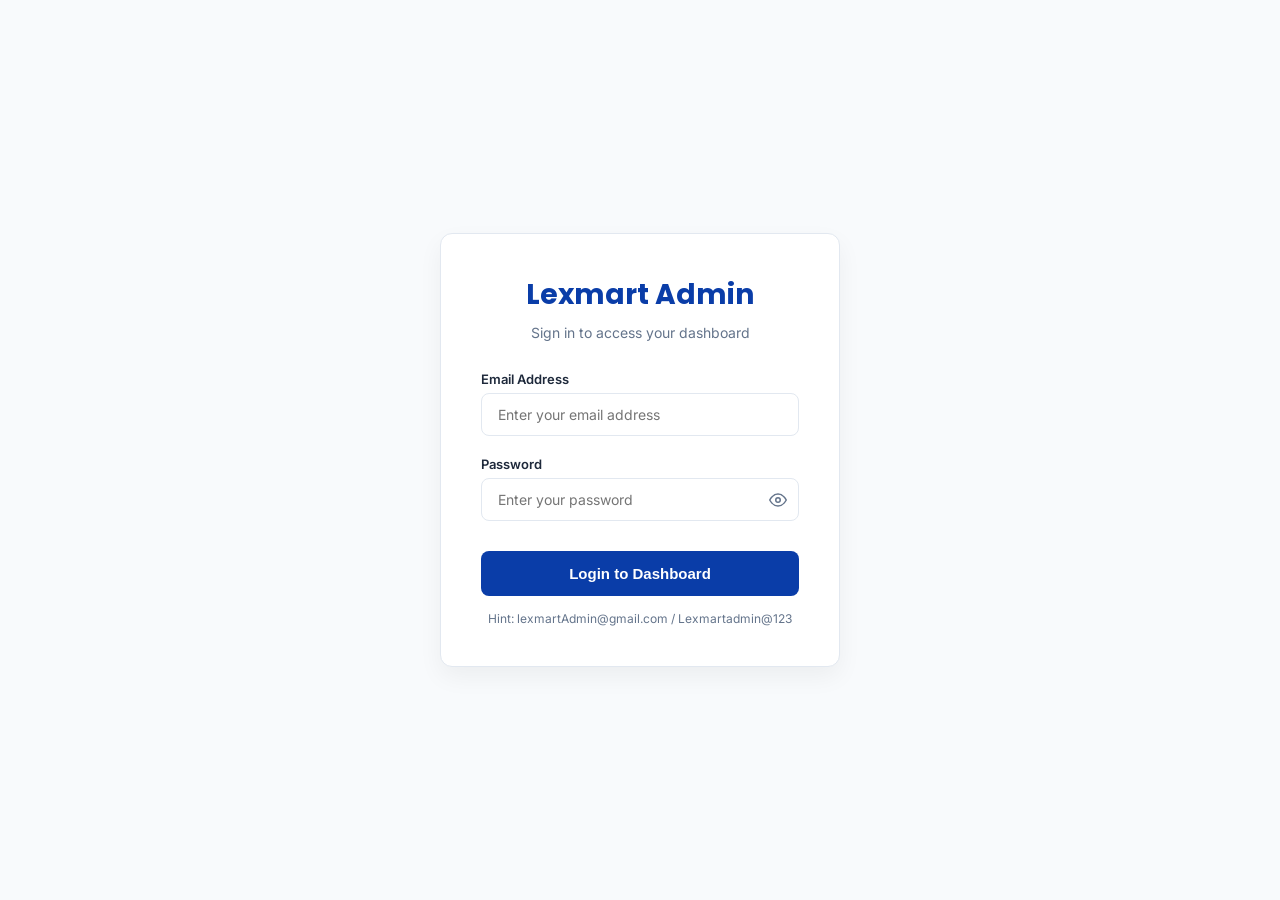
<file: admin/index.html>
<!DOCTYPE html>
<html lang="en">
<head>
  <meta charset="UTF-8">
  <meta name="viewport" content="width=device-width, initial-scale=1.0">
  <title>Admin Panel - Enquiries | Lexmart</title>
  <link rel="preconnect" href="https://fonts.googleapis.com">
  <link href="https://fonts.googleapis.com/css2?family=Poppins:wght@500;600;700&family=Inter:wght@400;500;600&display=swap" rel="stylesheet">
  <link rel="stylesheet" href="admin-style.css">
  
  <script>
    // Authentication Check
    if (localStorage.getItem('admin_logged_in') !== 'true') {
      window.location.href = 'login.html';
    }
  </script>
</head>
<body>

  <!-- Icons -->
  <svg width="0" height="0" style="position:absolute">
    <defs>
      <symbol id="i-mail" viewBox="0 0 24 24" fill="none" stroke="currentColor" stroke-width="2" stroke-linecap="round" stroke-linejoin="round">
        <path d="M4 4h16c1.1 0 2 .9 2 2v12c0 1.1-.9 2-2 2H4c-1.1 0-2-.9-2-2V6c0-1.1.9-2 2-2z"></path>
        <polyline points="22,6 12,13 2,6"></polyline>
      </symbol>
      <symbol id="i-file-text" viewBox="0 0 24 24" fill="none" stroke="currentColor" stroke-width="2" stroke-linecap="round" stroke-linejoin="round">
        <path d="M14 2H6a2 2 0 0 0-2 2v16a2 2 0 0 0 2 2h12a2 2 0 0 0 2-2V8z"></path>
        <polyline points="14 2 14 8 20 8"></polyline>
        <line x1="16" y1="13" x2="8" y2="13"></line>
        <line x1="16" y1="17" x2="8" y2="17"></line>
        <polyline points="10 9 9 9 8 9"></polyline>
      </symbol>
      <symbol id="i-log-out" viewBox="0 0 24 24" fill="none" stroke="currentColor" stroke-width="2" stroke-linecap="round" stroke-linejoin="round">
        <path d="M9 21H5a2 2 0 0 1-2-2V5a2 2 0 0 1 2-2h4"></path>
        <polyline points="16 17 21 12 16 7"></polyline>
        <line x1="21" y1="12" x2="9" y2="12"></line>
      </symbol>
    </defs>
  </svg>

  <!-- Sidebar -->
  <aside class="sidebar">
    <div class="sidebar-header">
      <h2>Lexmart Admin</h2>
    </div>
    <nav class="sidebar-nav">
      <ul>
        <li>
          <a href="index.html" class="active">
            <svg><use href="#i-mail" /></svg>
            Enquiries
          </a>
        </li>
        <li>
          <a href="blogs.html">
            <svg><use href="#i-file-text" /></svg>
            Blogs
          </a>
        </li>
      </ul>
    </nav>
    <div style="padding: 24px; border-top: 1px solid var(--border);">
      <a href="#" onclick="logout()" style="color: var(--text-muted); text-decoration: none; display: flex; align-items: center; gap: 8px; font-weight: 500;">
        <svg style="width:18px;height:18px;"><use href="#i-log-out" /></svg>
        Logout
      </a>
    </div>
  </aside>

  <!-- Main Content -->
  <main class="main-content">
    <header class="topbar">
      <h1>Enquiries Module</h1>
      <div class="topbar-user">
        <span>Admin User</span>
        <div class="avatar">A</div>
      </div>
    </header>

    <div class="content-wrapper">
      <div class="card">
        <div class="card-header">
          <h3>Recent Enquiries</h3>
        </div>
        <table>
          <thead>
            <tr>
              <th>Date</th>
              <th>Name</th>
              <th>Email / Phone</th>
              <th>Subject</th>
              <th>Status</th>
              <th>Action</th>
            </tr>
          </thead>
          <tbody id="enquiryTableBody">
            <tr>
              <td colspan="6" style="text-align: center; padding: 40px;">
                Loading data...
              </td>
            </tr>
          </tbody>
        </table>
      </div>
    </div>

    <div class="modal-overlay" id="enquiryModal" aria-hidden="true">
      <section class="modal enquiry-modal" role="dialog" aria-modal="true" aria-labelledby="enquiryModalTitle">
        <div class="enquiry-modal-header">
          <h3 id="enquiryModalTitle">Enquiry details</h3>
          <button type="button" class="modal-close" id="closeEnquiryModal" aria-label="Close enquiry details">&times;</button>
        </div>
        <dl class="enquiry-details">
          <div><dt>Name</dt><dd id="modalEnquiryName"></dd></div>
          <div><dt>Email</dt><dd id="modalEnquiryEmail"></dd></div>
          <div><dt>Phone</dt><dd id="modalEnquiryPhone"></dd></div>
          <div><dt>Subject</dt><dd id="modalEnquirySubject"></dd></div>
          <div class="enquiry-message"><dt>Message</dt><dd id="modalEnquiryMessage"></dd></div>
        </dl>
        <div class="modal-actions">
          <button type="button" class="btn btn-primary" id="enquiryModalDone">Done</button>
        </div>
      </section>
    </div>
  </main>

  <script>
    function logout() {
      localStorage.removeItem('admin_logged_in');
      window.location.href = 'login.html';
    }

    const enquiriesEndpoint = 'https://lexmart.brandmindz.in/api/enquiry.php';

    function closeEnquiryModal() {
      const modal = document.getElementById('enquiryModal');
      modal.classList.remove('active');
      modal.setAttribute('aria-hidden', 'true');
    }

    function showEnquiryModal(enquiry) {
      document.getElementById('modalEnquiryName').textContent = enquiry.name || 'N/A';
      document.getElementById('modalEnquiryEmail').textContent = enquiry.email || 'N/A';
      document.getElementById('modalEnquiryPhone').textContent = enquiry.phone || 'Not provided';
      document.getElementById('modalEnquirySubject').textContent = enquiry.service || enquiry.subject || 'Not specified';
      document.getElementById('modalEnquiryMessage').textContent = enquiry.message || 'No message provided.';

      const modal = document.getElementById('enquiryModal');
      modal.classList.add('active');
      modal.setAttribute('aria-hidden', 'false');
    }

    async function markEnquiryAsViewed(enquiry) {
      if (Number(enquiry.is_read) === 1) return;

      const response = await fetch(`${enquiriesEndpoint}?action=mark-read`, {
        method: 'POST',
        headers: { 'Content-Type': 'application/json', Accept: 'application/json' },
        body: JSON.stringify({ id: enquiry.id })
      });
      const result = await response.json();
      if (!response.ok || result.status !== 'success') {
        throw new Error(result.message || 'Unable to mark enquiry as viewed.');
      }
    }

    // Fetch dynamic data from the API.
    async function loadEnquiries() {
      const tableBody = document.getElementById('enquiryTableBody');
      try {
        const response = await fetch(enquiriesEndpoint);
        
        // Handle if user is on Live Server and PHP didn't execute
        if (!response.ok) throw new Error('API request failed');
        const textData = await response.text();
        
        // Quick check if raw PHP is returned (Live Server issue)
        if (textData.trim().startsWith('<?php')) {
          tableBody.innerHTML = `<tr><td colspan="6" style="text-align: center; color: red; padding: 20px;">Cannot load dynamic data. Please run on a PHP-enabled server.</td></tr>`;
          return;
        }

        const data = JSON.parse(textData);
        
        if (data.status === 'success' && data.data && data.data.length > 0) {
          tableBody.innerHTML = '';
          data.data.forEach(enq => {
            const tr = document.createElement('tr');
            const dateStr = enq.created_at ? new Date(enq.created_at).toLocaleDateString() : 'N/A';
            const isViewed = Number(enq.is_read) === 1;
            const status = isViewed ? 'Viewed' : 'New';
            const statusClass = isViewed ? 'badge-success' : 'badge-warning';

            const createCell = function (value) {
              const cell = document.createElement('td');
              cell.textContent = value;
              return cell;
            };
            const contactCell = document.createElement('td');
            contactCell.append(document.createTextNode(enq.email || 'N/A'));
            if (enq.phone) {
              const phone = document.createElement('small');
              phone.textContent = enq.phone;
              contactCell.append(document.createElement('br'), phone);
            }
            const statusCell = document.createElement('td');
            const badge = document.createElement('span');
            badge.className = `badge ${statusClass}`;
            badge.textContent = status;
            statusCell.appendChild(badge);
            const actionsCell = document.createElement('td');
            const viewButton = document.createElement('button');
            viewButton.type = 'button';
            viewButton.className = 'btn-outline';
            viewButton.textContent = 'View';
            viewButton.addEventListener('click', async function () {
              showEnquiryModal(enq);
              try {
                await markEnquiryAsViewed(enq);
                loadEnquiries();
              } catch (error) {
                console.error('Unable to mark enquiry as viewed:', error);
              }
            });
            actionsCell.appendChild(viewButton);

            tr.append(
              createCell(dateStr),
              createCell(enq.name || 'N/A'),
              contactCell,
              createCell(enq.service || enq.subject || 'No Subject'),
              statusCell,
              actionsCell
            );
            tableBody.appendChild(tr);
          });
        } else {
          tableBody.innerHTML = `<tr><td colspan="6" style="text-align: center; padding: 20px;">No enquiries found.</td></tr>`;
        }
      } catch (error) {
        console.error('Error fetching enquiries:', error);
        tableBody.innerHTML = `<tr><td colspan="6" style="text-align: center; color: red; padding: 20px;">Failed to load data. Ensure API is running.</td></tr>`;
      }
    }

    document.addEventListener('DOMContentLoaded', function () {
      loadEnquiries();
      document.getElementById('closeEnquiryModal').addEventListener('click', closeEnquiryModal);
      document.getElementById('enquiryModalDone').addEventListener('click', closeEnquiryModal);
      document.getElementById('enquiryModal').addEventListener('click', function (event) {
        if (event.target === this) closeEnquiryModal();
      });
      document.addEventListener('keydown', function (event) {
        if (event.key === 'Escape') closeEnquiryModal();
      });
    });
  </script>
</body>
</html>
</file>
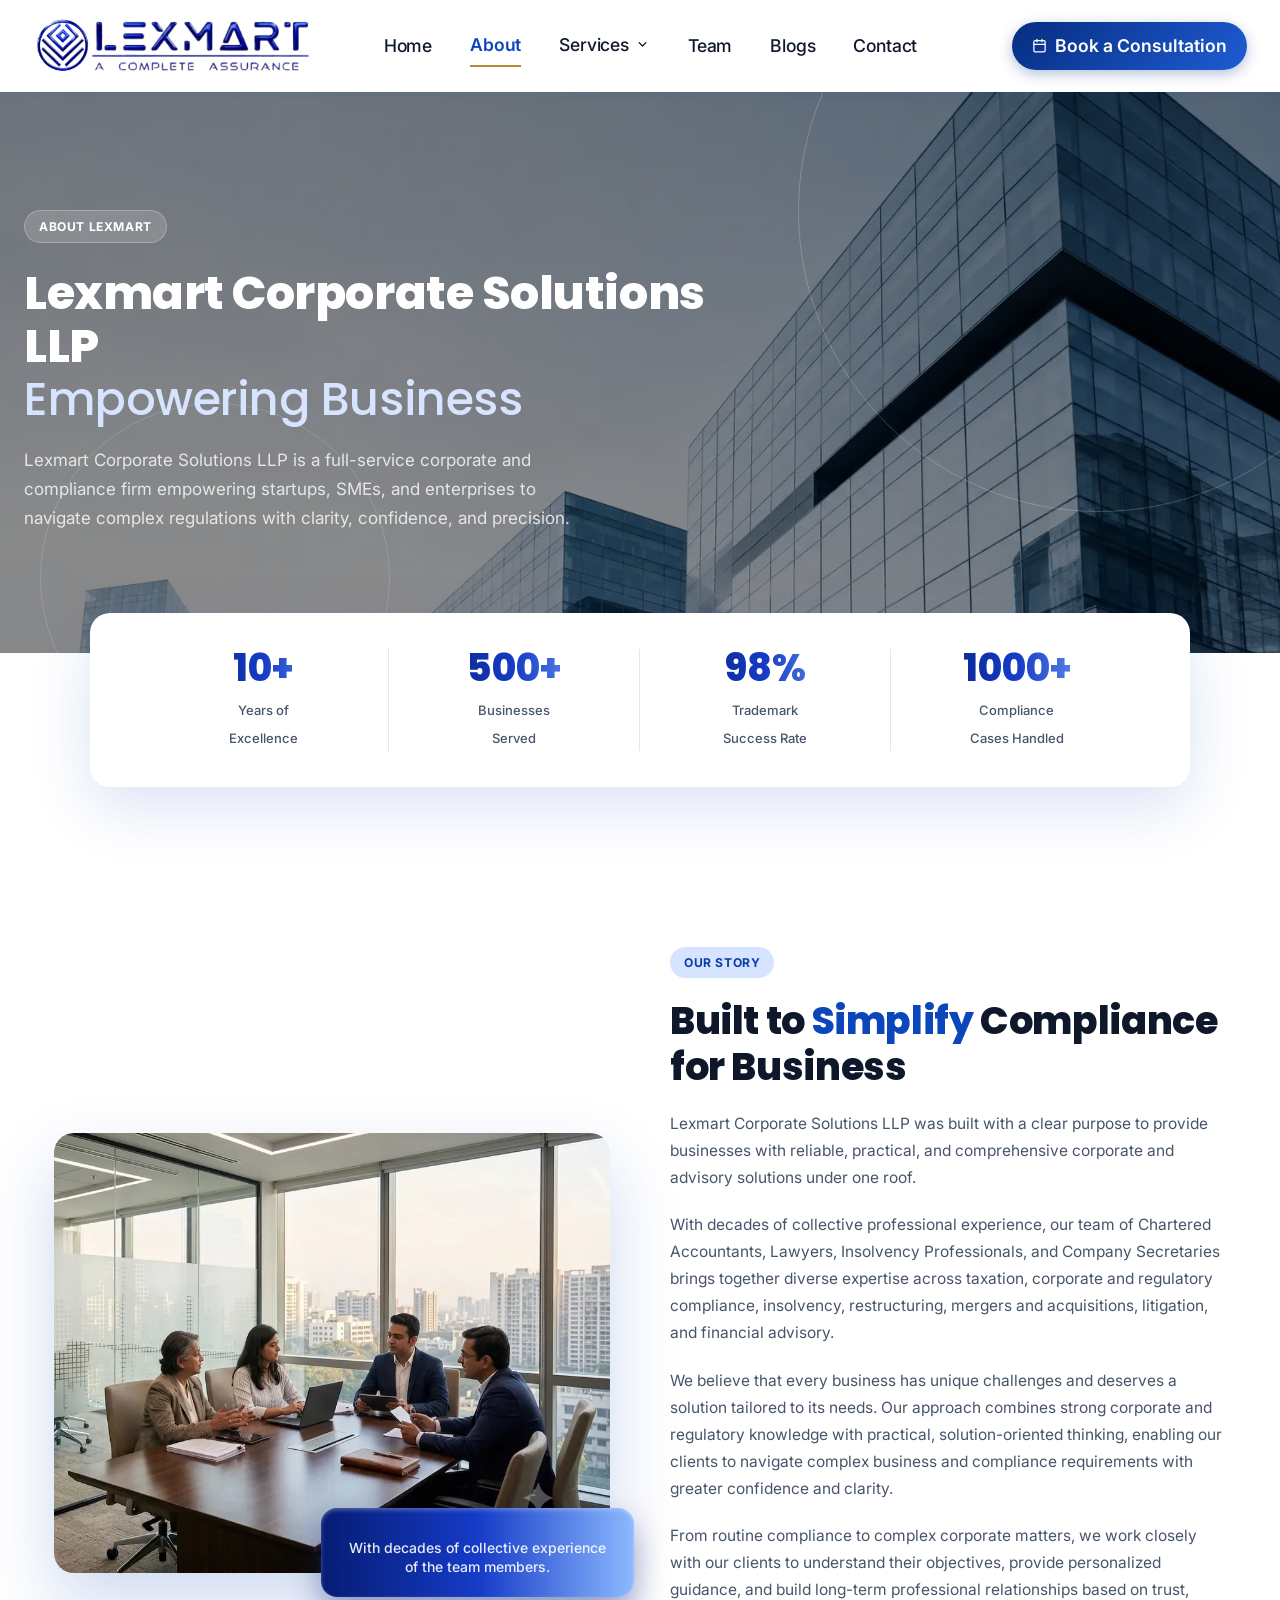
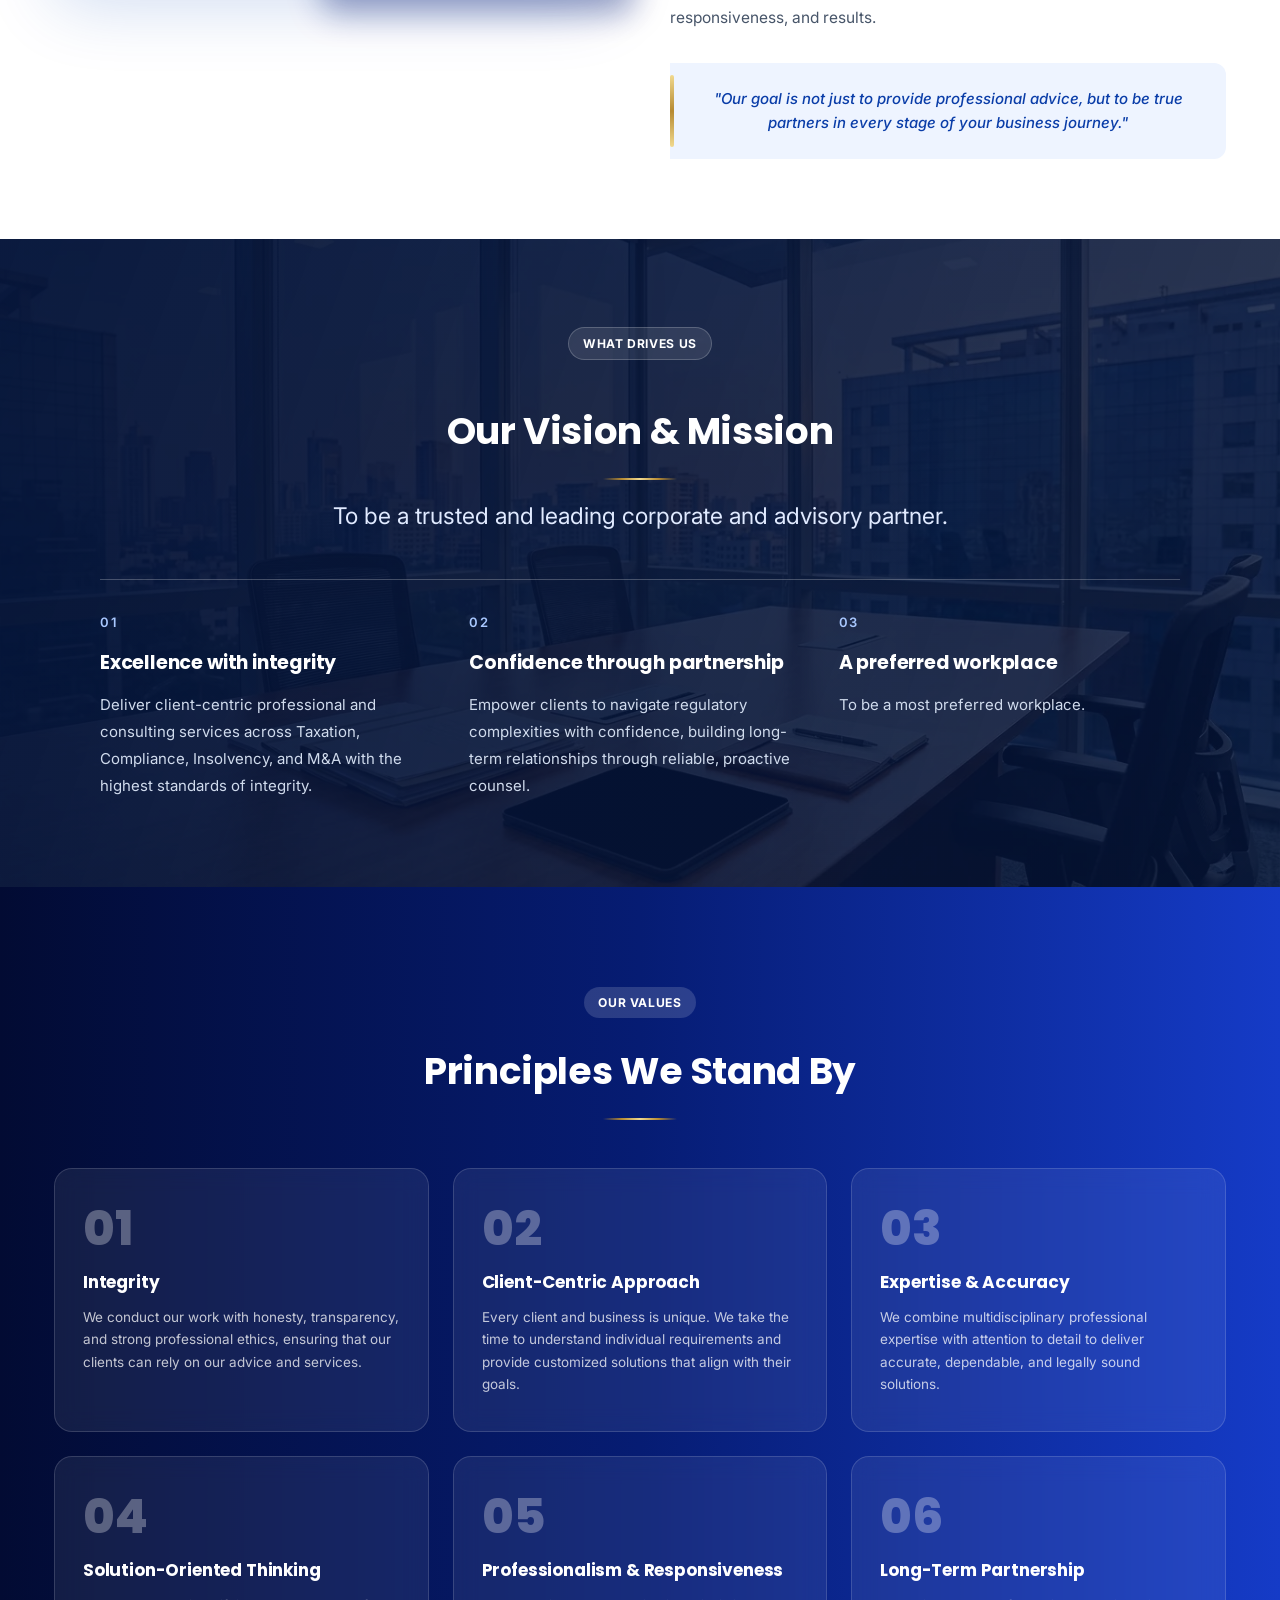
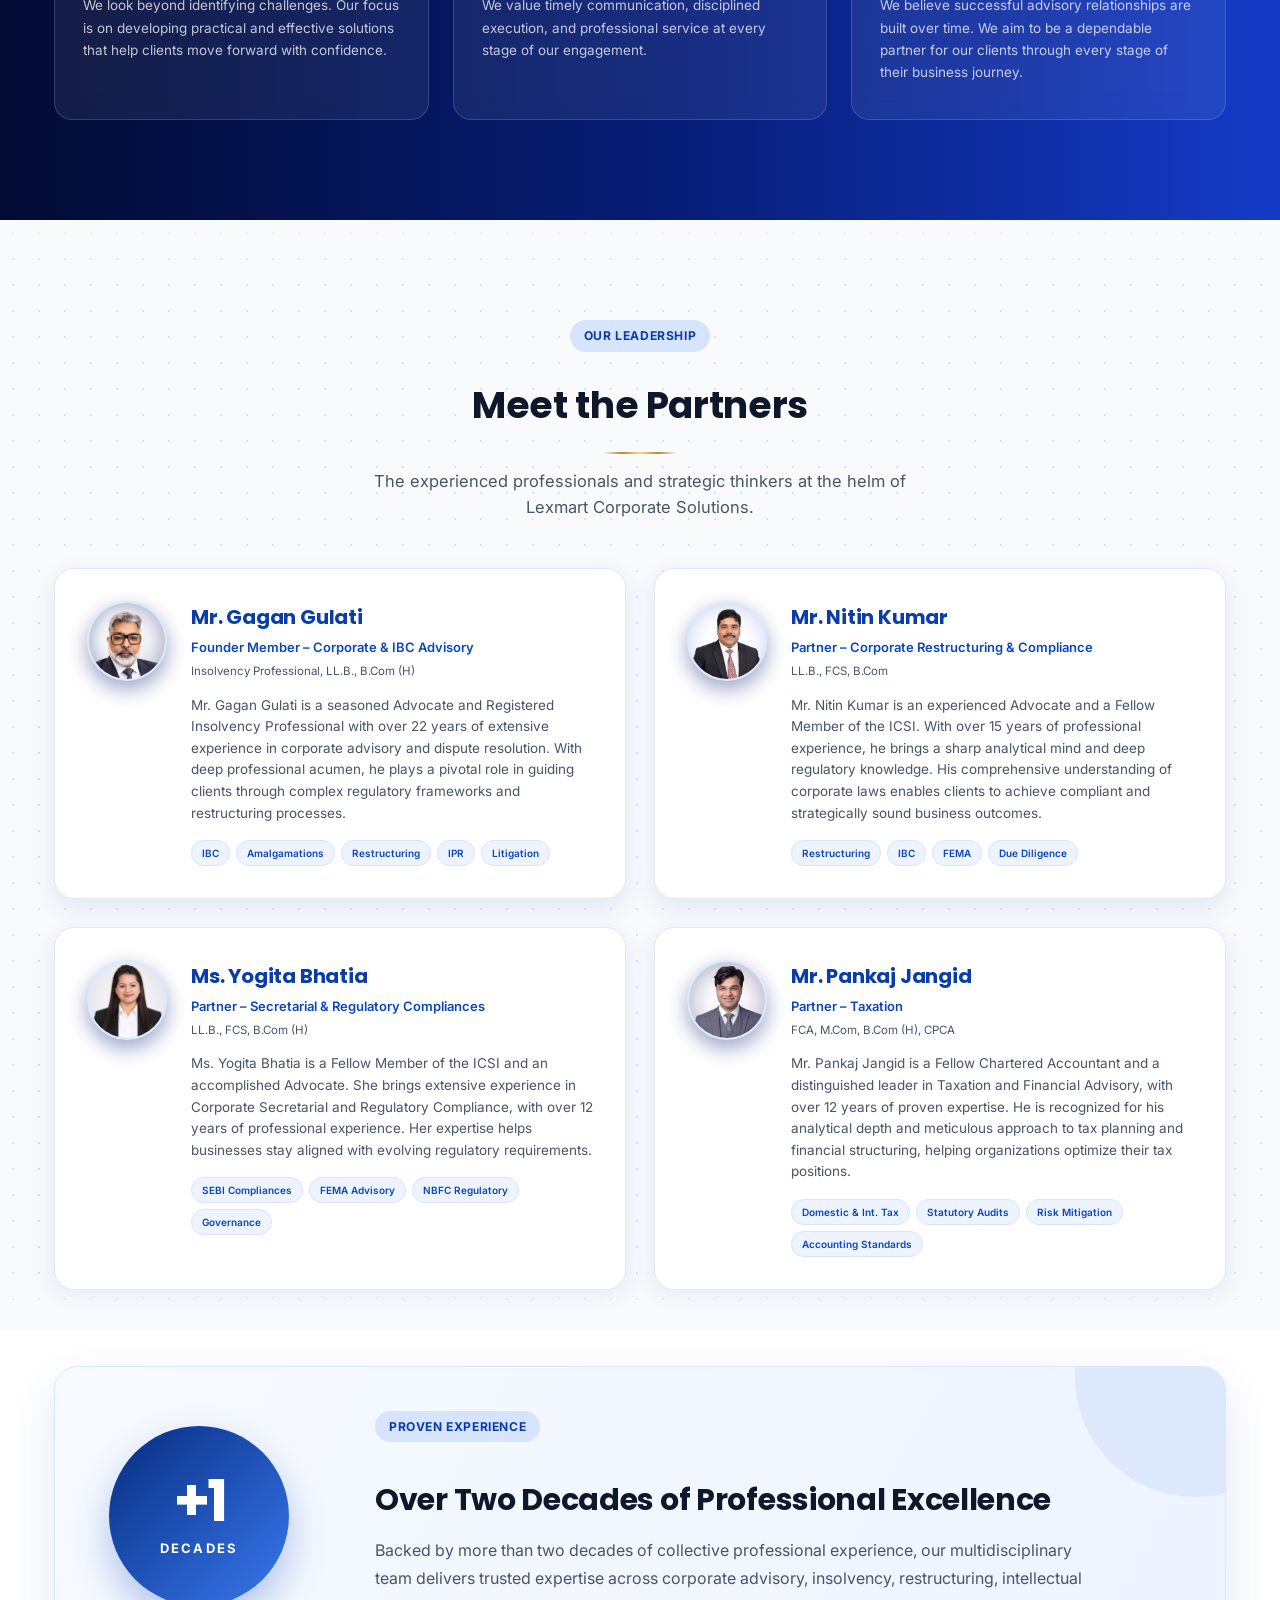
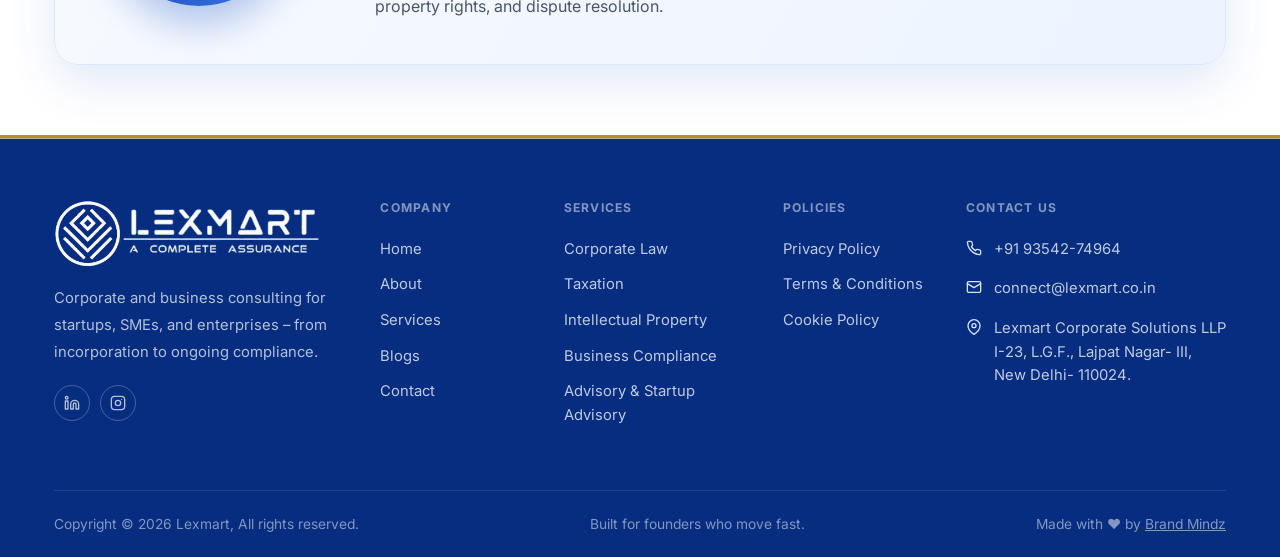
<file: about.html>
<!DOCTYPE html>
<html lang="en">

<head>
  <meta charset="UTF-8">
  <meta name="viewport" content="width=device-width, initial-scale=1.0">
  <title>About Us - Lexmart | Corporate &amp; Business Advisors</title>
  <link rel="icon" type="image/png" href="images/favioco.png">
  <link rel="apple-touch-icon" href="images/favioco.png">
  <meta name="description"
    content="Learn about Lexmart Corporate Solutions LLP — our story, mission, leadership team, and the values that drive India's trusted corporate advisory firm.">
  <link rel="preconnect" href="https://fonts.googleapis.com">
  <link
    href="https://fonts.googleapis.com/css2?family=Poppins:wght@500;600;700;800&family=Inter:wght@400;500;600;700&display=swap"
    rel="stylesheet">
  <link rel="stylesheet" href="style.css?v=20260929.5">
  <style>
    /* ── About-page-specific styles ── */

    /* Hero */
    .about-hero {
      position: relative;
      min-height: 380px;
      display: flex;
      align-items: center;
      overflow: hidden;
      background: linear-gradient(rgba(0, 0, 0, 0.45), rgba(0, 0, 0, 0.45)), url('images/about.webp') center/cover no-repeat;
    }

    .about-hero::before {
      content: "";
      position: absolute;
      inset: 0;
      background: transparent;
    }

    /* decorative circles */
    .about-hero::after {
      content: "";
      position: absolute;
      width: 600px;
      height: 600px;
      border-radius: 50%;
      border: 1px solid rgba(255, 255, 255, 0.2);
      top: -180px;
      right: -120px;
    }

    .hero-deco {
      position: absolute;
      width: 350px;
      height: 350px;
      border-radius: 50%;
      border: 1px solid rgba(255, 255, 255, 0.15);
      bottom: -100px;
      left: 40px;
      pointer-events: none;
    }

    .about-hero-inner {
      position: relative;
      z-index: 2;
      max-width: 780px;
      padding: 60px max(24px, calc((100vw - 1300px)/2 + 24px)) 60px;
    }

    .about-hero-inner .eyebrow {
      background: rgba(255, 255, 255, 0.15);
      color: #ffffff;
      border: 1px solid rgba(255, 255, 255, 0.25);
      backdrop-filter: blur(4px);
    }

    .about-hero-inner h1 {
      font-size: 46px;
      line-height: 1.15;
      font-weight: 800;
      color: #ffffff;
      margin-bottom: 20px;
    }

    .about-hero-inner h1 .highlight {
      color: #d6e4ff;
      font-weight: 500;
    }

    .about-hero-inner p {
      font-size: 17px;
      color: rgba(255, 255, 255, 0.8);
      max-width: 560px;
      line-height: 1.7;
    }

    /* Stats bar */
    .about-stats {
      background: #ffffff;
      box-shadow: 0 20px 60px rgba(12, 70, 187, 0.15);
      border-radius: 20px;
      margin: -40px auto 0;
      max-width: 1100px;
      padding: 36px 48px;
      display: grid;
      grid-template-columns: repeat(4, 1fr);
      gap: 0;
      position: relative;
      z-index: 10;
    }

    .abt-stat {
      text-align: center;
      padding: 0 20px;
    }

    .abt-stat:not(:last-child) {
      border-right: 1px solid var(--border);
    }

    .abt-stat-num {
      font-family: 'Poppins', sans-serif;
      font-size: 38px;
      font-weight: 800;
      color: var(--blue-700);
      line-height: 1;
      margin-bottom: 8px;
      display: block;
    }

    .abt-stat-label {
      font-size: 13px;
      color: var(--ink-soft);
      font-weight: 500;
      line-height: 1.4;
    }

    /* Story section */
    .story-section {
      padding: 80px 0;
    }

    .story-grid {
      display: grid;
      grid-template-columns: 1fr 1fr;
      gap: 60px;
      align-items: center;
    }

    .story-visual {
      position: relative;
    }

    .story-img-wrap {
      position: relative;
      border-radius: 20px;
      overflow: hidden;
      box-shadow: 0 30px 70px rgba(12, 70, 187, 0.2);
    }

    .story-img-wrap img {
      width: 100%;
      height: 440px;
      object-fit: fill;
      display: block;
      transition: transform 0.5s ease;
    }

    .story-img-wrap:hover img {
      transform: scale(1.03);
    }

    .story-badge {
      position: absolute;
      bottom: -24px;
      right: -24px;
      background: var(--blue-700);
      color: #ffffff;
      border-radius: 16px;
      padding: 20px 28px;
      box-shadow: 0 16px 32px rgba(12, 70, 187, 0.3);
      text-align: center;
    }

    .story-badge strong {
      display: block;
      font-family: 'Poppins', sans-serif;
      font-size: 32px;
      font-weight: 800;
      line-height: 1;
    }

    .story-badge span {
      font-size: 12px;
      font-weight: 600;
      opacity: 0.85;
      letter-spacing: .04em;
      text-transform: uppercase;
    }

    .story-content .eyebrow {
      margin-bottom: 20px;
    }

    .story-content h2 {
      font-size: 38px;
      font-weight: 800;
      line-height: 1.2;
      margin-bottom: 20px;
      color: var(--ink);
      text-align: left;
    }

    .story-content h2 span {
      color: var(--blue-700);
    }

    .story-content p {
      font-size: 15.5px;
      color: var(--ink-soft);
      line-height: 1.75;
      margin-bottom: 20px;
    }

    .story-quote {
      margin-top: 32px;
      padding: 24px 28px;
      background: var(--blue-50);
      border-radius: 0 12px 12px 0;
      font-size: 15px;
      font-style: italic;
      color: var(--blue-800);
      font-weight: 500;
      line-height: 1.6;
      text-align: center;
      position: relative;
    }

    .story-quote::before {
      content: '';
      position: absolute;
      top: 12px;
      bottom: 12px;
      left: 0;
      width: 4px;
      border-radius: 999px;
      background: linear-gradient(180deg, var(--gold-light), var(--gold), var(--gold-light));
    }

    /* Combined Vision & Mission */
    .mv-section {
      background: linear-gradient(110deg, rgba(5, 20, 56, .96), rgba(5, 20, 56, .82)), url('images/WHAT DRIVES US.webp') center/cover no-repeat;
      padding: 88px 0;
      color: #fff;
    }

    .mv-content {
      max-width: 1080px;
      margin: 0 auto;
    }

    .mv-intro {
      max-width: 760px;
      margin: 0 auto 44px;
      text-align: center;
    }

    .mv-intro .section-title {
      color: #fff;
      margin: 18px 0;
    }

    .mv-lead {
      font-size: clamp(18px, 2vw, 23px);
      line-height: 1.6;
      color: #e0eaff;
      margin: 0;
    }

    .mv-pillars {
      display: grid;
      grid-template-columns: repeat(3, minmax(0, 1fr));
      gap: 28px;
      padding-top: 32px;
      border-top: 1px solid rgba(255, 255, 255, .24);
    }

    .mv-pillar-number {
      display: block;
      color: #a9c8ff;
      font-size: 13px;
      font-weight: 600;
      letter-spacing: .12em;
      margin-bottom: 16px;
    }

    .mv-pillar h3 {
      color: #fff;
      font-size: 19px;
      margin: 0 0 12px;
    }

    .mv-pillar p {
      color: #d0dbed;
      font-size: 15px;
      line-height: 1.8;
      margin: 0;
    }

    @media (max-width: 700px) {
      .mv-section { padding: 56px 0; }
      .mv-intro { text-align: left; margin-bottom: 32px; }
      .mv-pillars { grid-template-columns: 1fr; gap: 28px; }
      .mv-pillar-number { margin-bottom: 8px; }
    }

    /* Core Values */
    .values-section {
      padding: 100px 0;
      background: linear-gradient(135deg, var(--blue-900) 0%, var(--blue-700) 100%);
      position: relative;
      overflow: hidden;
    }

    .values-section::before {
      content: "";
      position: absolute;
      width: 100%;
      height: 100%;
      background: transparent;
      top: 0;
      left: 0;
      pointer-events: none;
    }

    .values-section .center .eyebrow {
      background: rgba(255, 255, 255, 0.15);
      color: #ffffff;
      border-color: rgba(255, 255, 255, 0.25);
    }

    .values-section .section-title {
      color: #ffffff;
    }

    .values-section .section-sub {
      color: rgba(255, 255, 255, 0.75);
    }

    .values-grid {
      display: grid;
      grid-template-columns: repeat(3, 1fr);
      gap: 24px;
      margin-top: 48px;
    }

    .value-card {
      background: rgba(255, 255, 255, 0.07);
      border-radius: 18px;
      padding: 36px 28px;
      border: 1px solid rgba(255, 255, 255, 0.15);
      backdrop-filter: blur(12px);
      transition: all .3s cubic-bezier(.4, 0, .2, 1);
      position: relative;
      overflow: hidden;
    }

    .value-card::before {
      content: "";
      position: absolute;
      top: 0;
      left: 0;
      right: 0;
      height: 3px;
      background: linear-gradient(90deg, var(--gold), var(--gold-light), #ffffff);
      transform: scaleX(0);
      transform-origin: left;
      transition: transform .35s ease;
    }

    .value-card:hover {
      background: rgba(255, 255, 255, 0.14);
      box-shadow: 0 20px 44px rgba(0, 0, 0, 0.2);
      border-color: rgba(255, 255, 255, 0.3);
      transform: translateY(-5px);
    }

    .value-card:hover::before {
      transform: scaleX(1);
    }

    .value-num {
      font-family: 'Poppins', sans-serif;
      font-size: 48px;
      font-weight: 800;
      color: rgba(255, 255, 255, 0.3);
      line-height: 1;
      margin-bottom: 16px;
    }

    .value-card h3 {
      font-size: 17px;
      font-weight: 700;
      margin-bottom: 10px;
      color: #ffffff;
    }

    .value-card p {
      font-size: 13.5px;
      color: rgba(255, 255, 255, 0.75);
      line-height: 1.65;
    }

    /* Team */
    .team-section {
      padding: 100px 0 40px;
      background-color: #f8fafc;
      background-image: radial-gradient(#d6e4ff 1px, #f8fafc 1px);
      background-size: 26px 26px;
      position: relative;
    }

    /* Soft fade at top/bottom of dot grid */
    .team-section::after {
      content: "";
      position: absolute;
      inset: 0;
      background: linear-gradient(180deg, #f8fafc 0%, transparent 5%, transparent 95%, #f8fafc 100%);
      pointer-events: none;
    }

    .partners-row {
      display: grid;
      grid-template-columns: repeat(2, 1fr);
      gap: 28px;
      margin-top: 48px;
      margin-bottom: 0;
    }

    .partner-card-new {
      background: #ffffff;
      border-radius: 20px;
      padding: 32px;
      border: 1px solid #e2e8f0;
      box-shadow: 0 8px 24px rgba(12, 70, 187, 0.1);
      display: flex;
      gap: 24px;
      align-items: flex-start;
      transition: transform .3s ease, box-shadow .3s ease;
    }

    .partner-card-new:hover {
      transform: translateY(-6px);
      box-shadow: 0 20px 44px rgba(12, 70, 187, 0.2);
    }

    .partner-avatar {
      width: 80px;
      height: 80px;
      border-radius: 50%;
      background: linear-gradient(135deg, var(--blue-700), var(--blue-900));
      color: #ffffff;
      display: flex;
      align-items: center;
      justify-content: center;
      font-family: 'Poppins', sans-serif;
      font-size: 24px;
      font-weight: 700;
      flex-shrink: 0;
      box-shadow: 0 8px 20px rgba(12, 70, 187, 0.3);
    }

    img.partner-avatar {
      display: block;
      object-fit: cover;
      object-position: center top;
      background: #dbeafe !important;
      animation: none !important;
      border: 2px solid #dbeafe;
    }

    .partner-profile-link {
      position: relative;
      display: block;
      flex-shrink: 0;
      line-height: 0;
      border-radius: 50%;
    }

    .partner-profile-link::after {
      content: "in";
      position: absolute;
      inset: 0;
      display: grid;
      place-items: center;
      border-radius: 50%;
      background: rgba(10, 102, 194, .88);
      color: #fff;
      font: 700 25px/1 Arial, sans-serif;
      opacity: 0;
      transition: opacity .2s ease;
    }

    .partner-profile-link:hover::after,
    .partner-profile-link:focus-visible::after {
      opacity: 1;
    }

    .partner-profile-link:focus-visible {
      outline: 3px solid var(--blue-500);
      outline-offset: 3px;
    }

    .partner-body {
      flex: 1;
    }

    .partner-body h3 {
      font-size: 20px;
      color: var(--blue-800);
      margin-bottom: 4px;
    }

    .partner-body .role {
      font-size: 13px;
      font-weight: 600;
      color: var(--blue-700);
      margin-bottom: 4px;
    }

    .partner-body .quals {
      font-size: 11.5px;
      color: var(--ink-soft);
      margin-bottom: 14px;
    }

    .partner-body p {
      font-size: 13.5px;
      color: var(--ink-soft);
      line-height: 1.6;
      margin-bottom: 16px;
    }

    .partner-tags {
      display: flex;
      gap: 6px;
      flex-wrap: wrap;
    }

    .partner-tag {
      background: var(--blue-50);
      color: var(--blue-700);
      font-size: 10px;
      font-weight: 600;
      padding: 4px 10px;
      border-radius: 999px;
      border: 1px solid var(--blue-100);
    }

    .founder-experience {
      padding: 36px 0 70px;
      background: #ffffff;
    }

    .founder-experience-card {
      display: grid;
      grid-template-columns: 220px 1fr;
      align-items: center;
      gap: 46px;
      padding: 44px 54px;
      overflow: hidden;
      position: relative;
      border: 1px solid #dbe7ff;
      border-radius: 24px;
      background: linear-gradient(120deg, #f7faff 0%, #edf4ff 100%);
      box-shadow: 0 18px 48px rgba(12, 70, 187, .12);
    }

    .founder-experience-card::after {
      content: "";
      position: absolute;
      width: 240px;
      height: 240px;
      right: -90px;
      top: -110px;
      border-radius: 50%;
      background: rgba(45, 110, 230, .09);
    }

    .experience-count {
      width: 180px;
      height: 180px;
      display: flex;
      flex-direction: column;
      align-items: center;
      justify-content: center;
      position: relative;
      z-index: 1;
      border-radius: 50%;
      color: #ffffff;
      background: linear-gradient(135deg, var(--blue-900), #3978ee);
      box-shadow: 0 18px 38px rgba(12, 70, 187, .3);
    }

    .experience-count strong {
      font-family: 'Poppins', sans-serif;
      font-size: 58px;
      line-height: .95;
      letter-spacing: -3px;
    }

    .experience-count span {
      margin-top: 10px;
      font-size: 13px;
      font-weight: 700;
      letter-spacing: .16em;
      text-transform: uppercase;
    }

    .experience-copy { position: relative; z-index: 1; }
    .experience-copy h2 { margin: 10px 0 12px; font-size: 30px; color: var(--ink); }
    .experience-copy p { max-width: 720px; margin: 0; color: var(--ink-soft); font-size: 16px; line-height: 1.75; }

    @media (max-width: 700px) {
      .founder-experience { padding: 44px 0; }
      .founder-experience-card { grid-template-columns: 1fr; gap: 28px; padding: 34px 24px; text-align: center; }
      .experience-count { width: 150px; height: 150px; margin: 0 auto; }
      .experience-count strong { font-size: 50px; }
      .experience-copy h2 { font-size: 24px; }
      .experience-copy p { font-size: 15px; }
    }

    .associates-title {
      font-size: 26px;
      font-weight: 700;
      text-align: center;
      margin-bottom: 32px;
      color: var(--ink);
      position: relative;
    }

    .associates-title::after {
      content: "";
      display: block;
      width: 50px;
      height: 3px;
      background: var(--blue-700);
      border-radius: 2px;
      margin: 12px auto 0;
    }

    .associates-row {
      display: grid;
      grid-template-columns: repeat(3, 1fr);
      gap: 20px;
    }

    .assoc-card {
      background: #ffffff;
      border: 1px solid #e2e8f0;
      border-radius: 16px;
      padding: 28px;
      transition: all .3s ease;
      display: flex;
      gap: 18px;
      align-items: flex-start;
    }

    .assoc-card:hover {
      background: #eef4ff;
      box-shadow: 0 12px 30px rgba(12, 70, 187, 0.15);
      transform: translateY(-4px);
    }

    .assoc-avatar {
      width: 52px;
      height: 52px;
      border-radius: 50%;
      background: var(--blue-700);
      color: #ffffff;
      display: flex;
      align-items: center;
      justify-content: center;
      font-family: 'Poppins', sans-serif;
      font-size: 16px;
      font-weight: 700;
      flex-shrink: 0;
    }

    .assoc-body h4 {
      font-size: 16px;
      color: var(--blue-800);
      margin-bottom: 3px;
      font-weight: 700;
    }

    .assoc-body .quals {
      font-size: 11.5px;
      font-weight: 600;
      color: var(--blue-700);
      margin-bottom: 8px;
    }

    .assoc-body p {
      font-size: 13px;
      color: var(--ink-soft);
      line-height: 1.55;
    }

    /* Why Lexmart */
    .why-section {
      padding: 80px 0;
      background: var(--blue-50);
    }

    /* CTA banner */
    .about-cta {
      padding: 60px 0;
    }

    .about-cta .cta-banner {
      background: linear-gradient(120deg, #1e293b 0%, #0f172a 100%);
      display: flex;
      align-items: center;
      justify-content: space-between;
      flex-wrap: wrap;
      gap: 24px;
      padding: 60px 70px;
      text-align: left;
    }

    .about-cta .cta-banner h2 {
      margin-bottom: 8px;
      font-size: 28px;
    }

    .about-cta .cta-banner p {
      margin-bottom: 0;
      max-width: 420px;
    }

    @media (max-width: 900px) {
      .about-hero-inner h1 {
        font-size: 34px;
      }

      .about-stats {
        grid-template-columns: repeat(2, 1fr);
        padding: 28px 24px;
      }

      .abt-stat:nth-child(2) {
        border-right: none;
      }

      .story-grid,
      .mv-grid,
      .partners-row,
      .values-grid {
        grid-template-columns: 1fr;
      }

      .story-badge {
        right: 10px;
        bottom: 10px;
      }

      .associates-row {
        grid-template-columns: 1fr;
      }

      .about-cta .cta-banner {
        padding: 40px 28px;
        flex-direction: column;
        text-align: center;
      }
    }

    /* -- Moving Blue Gradient Animation -- */
    @keyframes moveGradient {
      0% {
        background-position: 0% 50%;
      }

      50% {
        background-position: 100% 50%;
      }

      100% {
        background-position: 0% 50%;
      }
    }

    /* Core Values section - moving glossy blue */
    .values-section {
      background: linear-gradient(270deg, #020b33, #061c73, #153bc7, #8cb9ff, #153bc7, #061c73, #020b33) !important;
      background-size: 300% 300% !important;
      animation: moveGradient 8s ease infinite !important;
    }

    /* Story badge - moving glossy */
    .story-badge {
      background: linear-gradient(270deg, #061c73, #153bc7, #8cb9ff, #153bc7, #061c73) !important;
      background-size: 200% 200% !important;
      animation: moveGradient 5s ease infinite !important;
      box-shadow: 0 16px 32px rgba(6, 28, 115, 0.4), inset 0 2px 4px rgba(255, 255, 255, 0.3);
    }

    /* Partner avatars - moving glossy */
    .partner-avatar {
      background: linear-gradient(270deg, #061c73, #153bc7, #8cb9ff, #153bc7, #061c73) !important;
      background-size: 200% 200% !important;
      animation: moveGradient 5s ease infinite !important;
      box-shadow: 0 8px 20px rgba(6, 28, 115, 0.4), inset 0 2px 4px rgba(255, 255, 255, 0.3);
    }

    /* Associate avatars - moving glossy */
    .assoc-avatar {
      background: linear-gradient(270deg, #061c73, #153bc7, #8cb9ff, #153bc7, #061c73) !important;
      background-size: 200% 200% !important;
      animation: moveGradient 5s ease infinite !important;
    }

    /* Stat numbers - glossy text color animation */
    .abt-stat-num {
      background: linear-gradient(270deg, #061c73, #153bc7, #8cb9ff, #153bc7, #061c73);
      background-size: 200% 200%;
      animation: moveGradient 5s ease infinite;
      -webkit-background-clip: text;
      -webkit-text-fill-color: transparent;
      background-clip: text;
    }

    /* MV icons - glossy */
    .mv-icon {
      background: linear-gradient(270deg, rgba(255, 255, 255, 0.1), rgba(255, 255, 255, 0.3), rgba(255, 255, 255, 0.1)) !important;
      background-size: 200% 200% !important;
      animation: moveGradient 4s ease infinite !important;
      box-shadow: inset 0 1px 2px rgba(255, 255, 255, 0.2);
    }

    /* CTA banner - moving glossy blue */
    .about-cta .cta-banner {
      background: linear-gradient(270deg, #020b33, #061c73, #153bc7, #8cb9ff, #153bc7, #061c73, #020b33) !important;
      background-size: 300% 300% !important;
      animation: moveGradient 8s ease infinite !important;
      box-shadow: 0 20px 60px rgba(2, 11, 51, 0.5);
      border: 1px solid rgba(255, 255, 255, 0.1);
      position: relative;
      overflow: hidden;
    }

    .about-cta .cta-banner::after {
      content: "";
      position: absolute;
      top: 0;
      left: 0;
      right: 0;
      height: 100%;
      background: radial-gradient(ellipse at top, rgba(255, 255, 255, 0.2) 0%, transparent 60%);
      pointer-events: none;
      z-index: 1;
    }
  </style>
</head>

<body>

  <svg width="0" height="0" style="position:absolute">
    <defs>
      <symbol id="i-scale" viewBox="0 0 24 24">
        <path d="M12 3v18M5 7h14M5 7 2 13a3 3 0 0 0 6 0zM19 7l-3 6a3 3 0 0 0 6 0zM8 21h8" />
      </symbol>
      <symbol id="i-building" viewBox="0 0 24 24">
        <rect x="4" y="3" width="16" height="18" rx="1" />
        <path d="M9 21v-4h6v4M9 8h1M14 8h1M9 12h1M14 12h1M9 16h1M14 16h1" />
      </symbol>
      <symbol id="i-rupee" viewBox="0 0 24 24">
        <path d="M7 4h10M7 9h10M7 4c4 0 6 2 6 4.5S11 13 7 13l7 8" />
      </symbol>
      <symbol id="i-lock" viewBox="0 0 24 24">
        <rect x="3" y="11" width="18" height="11" rx="2" />
        <path d="M7 11V7a5 5 0 0 1 10 0v4" />
      </symbol>
      <symbol id="i-shield" viewBox="0 0 24 24">
        <path d="M12 2 4 5v6c0 5 3.5 9 8 11 4.5-2 8-6 8-11V5Z" />
        <path d="m9 12 2 2 4-4" />
      </symbol>
      <symbol id="i-users" viewBox="0 0 24 24">
        <path d="M17 21v-2a4 4 0 0 0-4-4H5a4 4 0 0 0-4 4v2" />
        <circle cx="9" cy="7" r="4" />
        <path d="M23 21v-2a4 4 0 0 0-3-3.87M16 3.13a4 4 0 0 1 0 7.75" />
      </symbol>
      <symbol id="i-award" viewBox="0 0 24 24">
        <circle cx="12" cy="8" r="6" />
        <path d="M15.5 13.5 17 22l-5-3-5 3 1.5-8.5" />
      </symbol>
      <symbol id="i-arrow" viewBox="0 0 24 24">
        <line x1="5" y1="12" x2="19" y2="12" />
        <polyline points="12 5 19 12 12 19" />
      </symbol>
      <symbol id="i-chevron" viewBox="0 0 24 24">
        <polyline points="6 9 12 15 18 9" />
      </symbol>
      <symbol id="i-phone" viewBox="0 0 24 24">
        <path
          d="M22 16.92v3a2 2 0 0 1-2.18 2 19.79 19.79 0 0 1-8.63-3.07 19.5 19.5 0 0 1-6-6 19.79 19.79 0 0 1-3.07-8.67A2 2 0 0 1 4.11 2h3a2 2 0 0 1 2 1.72c.127.96.362 1.903.7 2.81a2 2 0 0 1-.45 2.11L8.09 9.91a16 16 0 0 0 6 6l1.27-1.27a2 2 0 0 1 2.11-.45c.907.338 1.85.573 2.81.7A2 2 0 0 1 22 16.92z" />
      </symbol>
      <symbol id="i-mail" viewBox="0 0 24 24">
        <rect x="2" y="4" width="20" height="16" rx="2" />
        <path d="m2 7 10 6 10-6" />
      </symbol>
      <symbol id="i-pin" viewBox="0 0 24 24">
        <path d="M21 10c0 7-9 13-9 13s-9-6-9-13a9 9 0 0 1 18 0z" />
        <circle cx="12" cy="10" r="3" />
      </symbol>
      <symbol id="i-linkedin" viewBox="0 0 24 24">
        <path d="M16 8a6 6 0 0 1 6 6v7h-4v-7a2 2 0 0 0-2-2 2 2 0 0 0-2 2v7h-4v-7a6 6 0 0 1 6-6z" />
        <rect x="2" y="9" width="4" height="12" />
        <circle cx="4" cy="4" r="2" />
      </symbol>
      <symbol id="i-twitter" viewBox="0 0 24 24">
        <path
          d="M23 3a10.9 10.9 0 0 1-3.14 1.53 4.48 4.48 0 0 0-7.86 3v1A10.66 10.66 0 0 1 3 4s-4 9 5 13a11.64 11.64 0 0 1-7 2c9 5 20 0 20-11.5a4.5 4.5 0 0 0-.08-.83A7.72 7.72 0 0 0 23 3z" />
      </symbol>
      <symbol id="i-facebook" viewBox="0 0 24 24">
        <path d="M18 2h-3a5 5 0 0 0-5 5v3H7v4h3v8h4v-8h3l1-4h-4V7a1 1 0 0 1 1-1h3z" />
      </symbol>
      <symbol id="i-instagram" viewBox="0 0 24 24">
        <rect x="2" y="2" width="20" height="20" rx="5" />
        <circle cx="12" cy="12" r="4" />
        <circle cx="17.5" cy="6.5" r="1" fill="currentColor" stroke="none" />
      </symbol>
      <symbol id="i-calendar" viewBox="0 0 24 24" fill="none" stroke="currentColor" stroke-width="2"
        stroke-linecap="round" stroke-linejoin="round">
        <rect x="3" y="4" width="18" height="18" rx="2" ry="2"></rect>
        <line x1="16" y1="2" x2="16" y2="6"></line>
        <line x1="8" y1="2" x2="8" y2="6"></line>
        <line x1="3" y1="10" x2="21" y2="10"></line>
      </symbol>
      <symbol id="i-handshake" viewBox="0 0 24 24" fill="none" stroke="currentColor" stroke-width="2"
        stroke-linecap="round" stroke-linejoin="round">
        <path d="m11 17 2 2a1 1 0 1 0 3-3" />
        <path
          d="m14 14 2.5 2.5a1 1 0 1 0 3-3l-3.88-3.88a3 3 0 0 0-4.24 0l-.88.88a1 1 0 1 1-3-3l2.81-2.81a5.79 5.79 0 0 1 7.06-.87l.47.28a2 2 0 0 0 1.42.25L21 4" />
        <path d="m21 3-6 6" />
        <path d="m22 14-4 4" />
        <path d="m3 21 6-6" />
        <path d="m8 21 4-4" />
        <path d="m5 17 4-4" />
        <path d="M11 21v-2" />
      </symbol>
      <symbol id="i-pin-map" viewBox="0 0 24 24">
        <path d="M21 10c0 7-9 13-9 13s-9-6-9-13a9 9 0 0 1 18 0z" />
        <circle cx="12" cy="10" r="3" />
      </symbol>
      <symbol id="i-target" viewBox="0 0 24 24">
        <circle cx="12" cy="12" r="10" />
        <circle cx="12" cy="12" r="6" />
        <circle cx="12" cy="12" r="2" />
      </symbol>
      <symbol id="i-eye" viewBox="0 0 24 24">
        <path d="M1 12s4-8 11-8 11 8 11 8-4 8-11 8-11-8-11-8z" />
        <circle cx="12" cy="12" r="3" />
      </symbol>
      <symbol id="i-zap" viewBox="0 0 24 24">
        <polygon points="13 2 3 14 12 14 11 22 21 10 12 10 13 2" />
      </symbol>
      <symbol id="i-globe" viewBox="0 0 24 24">
        <circle cx="12" cy="12" r="10" />
        <line x1="2" y1="12" x2="22" y2="12" />
        <path d="M12 2a15.3 15.3 0 0 1 4 10 15.3 15.3 0 0 1-4 10 15.3 15.3 0 0 1-4-10 15.3 15.3 0 0 1 4-10z" />
      </symbol>
    </defs>
  </svg>

  <!-- Header -->
  <div id="site-header"></div>
<script src="header.js?v=20260907.2" defer></script>

  <!-- ── HERO ── -->
  <section class="about-hero animate-fade-in delay-100">
    <div class="hero-deco"></div>
    <div class="about-hero-inner animate-slide-up delay-200">
      <span class="eyebrow">ABOUT LEXMART</span>
      <h1>Lexmart Corporate Solutions LLP<br><span class="highlight">Empowering Business</span></h1>
      <p>Lexmart Corporate Solutions LLP is a full-service corporate and compliance firm empowering startups, SMEs, and
        enterprises to navigate complex regulations with clarity, confidence, and precision.</p>
    </div>
  </section>

  <!-- ── STATS STRIP ── -->
  <div class="container animate-slide-up delay-300" style="position:relative; z-index:10; margin-bottom:80px;">
    <div class="about-stats">
      <div class="abt-stat">
        <span class="abt-stat-num" id="cnt-years">10+</span>
        <span class="abt-stat-label">Years of<br>Excellence</span>
      </div>
      <div class="abt-stat">
        <span class="abt-stat-num" id="cnt-clients">500+</span>
        <span class="abt-stat-label">Businesses<br>Served</span>
      </div>
      <div class="abt-stat">
        <span class="abt-stat-num" id="cnt-trademark">98%</span>
        <span class="abt-stat-label">Trademark<br>Success Rate</span>
      </div>
      <div class="abt-stat">
        <span class="abt-stat-num" id="cnt-cases">1000+</span>
        <span class="abt-stat-label">Compliance<br>Cases Handled</span>
      </div>
    </div>
  </div>

  <!-- -- STORY -- -->
  <section class="story-section">
    <div class="container">
      <div class="story-grid">
        <div class="story-visual animate-slide-up delay-100">
          <div class="story-img-wrap">
            <img src="images/About_OurStory-2.webp" alt="Lexmart Office">
          </div>
          <div class="story-badge">

            <div
              style="font-size:14px; margin-top:10px; font-weight:500; opacity:0.9; text-transform:none; letter-spacing:0; line-height:1.4;">
              With decades of collective experience<br>of the team members.</div>
          </div>
        </div>
        <div class="story-content">
          <span class="eyebrow">OUR STORY</span>
          <h2>Built to <span>Simplify</span> Compliance for Business</h2>
          <p>Lexmart Corporate Solutions LLP was built with a clear purpose  to provide businesses with reliable,
            practical, and comprehensive corporate and advisory solutions under one roof.</p>
          <p>With decades of collective professional experience, our team of Chartered Accountants, Lawyers, Insolvency
            Professionals, and Company Secretaries brings together diverse expertise across taxation, corporate and
            regulatory compliance, insolvency, restructuring, mergers and acquisitions, litigation, and financial advisory.
          </p>
          <p>We believe that every business has unique challenges and deserves a solution tailored to its needs. Our
            approach combines strong corporate and regulatory knowledge with practical, solution-oriented thinking, enabling
            our clients to navigate complex business and compliance requirements with greater confidence and clarity.
          </p>
          <p>From routine compliance to complex corporate matters, we work closely with our clients to understand their
            objectives, provide personalized guidance, and build long-term professional relationships based on trust,
            responsiveness, and results.</p>
          <div class="story-quote">
            "Our goal is not just to provide professional advice, but to be true partners in every stage of your business
            journey."
          </div>
        </div>
      </div>
    </div>
  </section>

  <!-- -- VISION & MISSION -- -->
  <section class="mv-section" aria-labelledby="vision-mission-title">
    <div class="container">
      <div class="mv-content">
        <div class="mv-intro">
          <span class="eyebrow"
            style="background:rgba(255,255,255,0.1);color:#ffffff;border:1px solid rgba(255,255,255,0.2);">WHAT DRIVES US</span>
          <h2 class="section-title" id="vision-mission-title">Our Vision &amp; Mission</h2>
          <p class="mv-lead">To be a trusted and leading corporate and advisory partner.</p>
        </div>
        <div class="mv-pillars">
          <div class="mv-pillar">
            <span class="mv-pillar-number">01</span>
            <h3>Excellence with integrity</h3>
            <p>Deliver client-centric professional and consulting services across Taxation, Compliance, Insolvency, and
              M&amp;A with the highest standards of integrity.</p>
          </div>
          <div class="mv-pillar">
            <span class="mv-pillar-number">02</span>
            <h3>Confidence through partnership</h3>
            <p>Empower clients to navigate regulatory complexities with confidence, building long-term relationships
              through reliable, proactive counsel.</p>
          </div>
          <div class="mv-pillar">
            <span class="mv-pillar-number">03</span>
            <h3>A preferred workplace</h3>
            <p>To be a most preferred workplace.</p>
          </div>
        </div>
      </div>
    </div>
  </section>

  <!-- -- CORE VALUES -- -->
  <section class="values-section">
    <div class="container">
      <div class="center">
        <span class="eyebrow">OUR VALUES</span>
        <h2 class="section-title">Principles We Stand By</h2>
      </div>
      <div class="values-grid">
        <div class="value-card">
          <div class="value-num">01</div>
          <h3>Integrity</h3>
          <p>We conduct our work with honesty, transparency, and strong professional ethics, ensuring that our clients
            can rely on our advice and services.</p>
        </div>
        <div class="value-card">
          <div class="value-num">02</div>
          <h3>Client-Centric Approach</h3>
          <p>Every client and business is unique. We take the time to understand individual requirements and provide
            customized solutions that align with their goals.</p>
        </div>
        <div class="value-card">
          <div class="value-num">03</div>
          <h3>Expertise & Accuracy</h3>
          <p>We combine multidisciplinary professional expertise with attention to detail to deliver accurate,
            dependable, and legally sound solutions.</p>
        </div>
        <div class="value-card">
          <div class="value-num">04</div>
          <h3>Solution-Oriented Thinking</h3>
          <p>We look beyond identifying challenges. Our focus is on developing practical and effective solutions that
            help clients move forward with confidence.</p>
        </div>
        <div class="value-card">
          <div class="value-num">05</div>
          <h3>Professionalism & Responsiveness</h3>
          <p>We value timely communication, disciplined execution, and professional service at every stage of our
            engagement.</p>
        </div>
        <div class="value-card">
          <div class="value-num">06</div>
          <h3>Long-Term Partnership</h3>
          <p>We believe successful advisory relationships are built over time. We aim to be a dependable partner for our
            clients through every stage of their business journey.</p>
        </div>
      </div>
    </div>
  </section>

  <!-- -- LEADERSHIP -- -->
  <section class="team-section">
    <div class="container">
      <div class="center">
        <span class="eyebrow">OUR LEADERSHIP</span>
        <h2 class="section-title">Meet the Partners</h2>
        <p class="section-sub">The experienced professionals and strategic thinkers at the helm of Lexmart Corporate Solutions.</p>
      </div>

      <div class="partners-row">
        <!-- Partner 1 -->
        <div class="partner-card-new">
          <a class="partner-profile-link" href="https://www.linkedin.com/in/gagan-gulati-95714523/" target="_blank" rel="noopener noreferrer" aria-label="View Gagan Gulati's LinkedIn profile"><img class="partner-avatar" src="images/team/gagan-gulati.webp" alt="Gagan Gulati" loading="lazy"></a>
          <div class="partner-body">
            <h3>Mr. Gagan Gulati</h3>
            <div class="role">Founder Member &ndash; Corporate &amp; IBC Advisory</div>
            <div class="quals">Insolvency Professional, LL.B., B.Com (H)</div>
            <p>Mr. Gagan Gulati is a seasoned Advocate and Registered Insolvency Professional with over 22 years of
              extensive experience in corporate advisory and dispute resolution. With deep professional acumen, he plays
              a pivotal role in guiding clients through complex regulatory frameworks and restructuring processes.</p>
            <div class="partner-tags">
              <span class="partner-tag">IBC</span>
              <span class="partner-tag">Amalgamations</span>
              <span class="partner-tag">Restructuring</span>
              <span class="partner-tag">IPR</span>
              <span class="partner-tag">Litigation</span>
            </div>
          </div>
        </div>
        <!-- Partner 2 -->
        <div class="partner-card-new">
          <a class="partner-profile-link" href="https://www.linkedin.com/in/nitin-kumar-3b148645/" target="_blank" rel="noopener noreferrer" aria-label="View Nitin Kumar's LinkedIn profile"><img class="partner-avatar" src="images/team/nitin-kumar.webp" alt="Nitin Kumar" loading="lazy"></a>
          <div class="partner-body">
            <h3>Mr. Nitin Kumar</h3>
            <div class="role">Partner &ndash; Corporate Restructuring &amp; Compliance</div>
            <div class="quals">LL.B., FCS, B.Com</div>
            <p>Mr. Nitin Kumar is an experienced Advocate and a Fellow Member of the ICSI. With over 15 years of
              professional experience, he brings a sharp analytical mind and deep regulatory knowledge. His comprehensive
              understanding of corporate laws enables clients to achieve compliant and strategically sound business
              outcomes.</p>
            <div class="partner-tags">
              <span class="partner-tag">Restructuring</span>
              <span class="partner-tag">IBC</span>
              <span class="partner-tag">FEMA</span>
              <span class="partner-tag">Due Diligence</span>
            </div>
          </div>
        </div>
        <!-- Partner 3 -->
        <div class="partner-card-new">
          <a class="partner-profile-link" href="https://www.linkedin.com/in/yogita-bhatia-234b47a9?utm_source=share_via&amp;utm_content=profile&amp;utm_medium=member_android" target="_blank" rel="noopener noreferrer" aria-label="View Yogita Bhatia's LinkedIn profile"><img class="partner-avatar" src="images/team/yogita-bhatia.webp" alt="Yogita Bhatia" loading="lazy"></a>
          <div class="partner-body">
            <h3>Ms. Yogita Bhatia</h3>
            <div class="role">Partner &ndash; Secretarial &amp; Regulatory Compliances</div>
            <div class="quals">LL.B., FCS, B.Com (H)</div>
            <p>Ms. Yogita Bhatia is a Fellow Member of the ICSI and an accomplished Advocate. She brings extensive
              experience in Corporate Secretarial and Regulatory Compliance, with over 12 years of professional experience.
              Her expertise helps businesses stay aligned with evolving regulatory requirements.</p>
            <div class="partner-tags">
              <span class="partner-tag">SEBI Compliances</span>
              <span class="partner-tag">FEMA Advisory</span>
              <span class="partner-tag">NBFC Regulatory</span>
              <span class="partner-tag">Governance</span>
            </div>
          </div>
        </div>
        <!-- Partner 4 -->
        <div class="partner-card-new">
          <a class="partner-profile-link" href="https://www.linkedin.com/in/capankajjangid/" target="_blank" rel="noopener noreferrer" aria-label="View Pankaj Jangid's LinkedIn profile"><img class="partner-avatar" src="images/team/pankaj-jangid.webp" alt="Pankaj Jangid" loading="lazy"></a>
          <div class="partner-body">
            <h3>Mr. Pankaj Jangid</h3>
            <div class="role">Partner &ndash; Taxation</div>
            <div class="quals">FCA, M.Com, B.Com (H), CPCA</div>
            <p>Mr. Pankaj Jangid is a Fellow Chartered Accountant and a distinguished leader in Taxation and Financial
              Advisory, with over 12 years of proven expertise. He is recognized for his analytical depth and meticulous
              approach to tax planning and financial structuring, helping organizations optimize their tax positions.
            </p>
            <div class="partner-tags">
              <span class="partner-tag">Domestic &amp; Int. Tax</span>
              <span class="partner-tag">Statutory Audits</span>
              <span class="partner-tag">Risk Mitigation</span>
              <span class="partner-tag">Accounting Standards</span>

            </div>
          </div>
        </div>
      </div>
    </div>
  </section>

  <!-- -- FOUNDER EXPERIENCE -- -->
  <section class="founder-experience" aria-labelledby="founderExperienceTitle">
    <div class="container">
      <div class="founder-experience-card">
        <div class="experience-count" aria-label="More than two decades">
          <strong id="founderExperienceCount" data-target="2">+0</strong>
          <span>Decades</span>
        </div>
        <div class="experience-copy">
          <span class="eyebrow">PROVEN EXPERIENCE</span>
          <h2 id="founderExperienceTitle">Over Two Decades of Professional Excellence</h2>
          <p>Backed by more than two decades of collective professional experience, our multidisciplinary team delivers trusted expertise across corporate advisory, insolvency, restructuring, intellectual property rights, and dispute resolution.</p>
        </div>
      </div>
    </div>
  </section>

  <script>
    (function () {
      var counter = document.getElementById('founderExperienceCount');
      var target = Number(counter.dataset.target);
      var reduceMotion = window.matchMedia('(prefers-reduced-motion: reduce)').matches;

      function runCounter() {
        if (reduceMotion) {
          counter.textContent = '+' + target;
          return;
        }

        var startTime;
        var duration = 1200;

        function update(timestamp) {
          if (!startTime) startTime = timestamp;
          var progress = Math.min((timestamp - startTime) / duration, 1);
          var easedProgress = 1 - Math.pow(1 - progress, 3);
          counter.textContent = '+' + Math.floor(easedProgress * target);
          if (progress < 1) requestAnimationFrame(update);
        }

        requestAnimationFrame(update);
      }

      if ('IntersectionObserver' in window) {
        var observer = new IntersectionObserver(function (entries) {
          if (entries[0].isIntersecting) {
            runCounter();
            observer.disconnect();
          }
        }, { threshold: 0.45 });
        observer.observe(counter);
      } else {
        runCounter();
      }
    })();
  </script>

  <footer>
    <div class="container">
      <div class="footer-grid">
        <!-- Brand -->
        <div>
          <a href="index.html" class="footer-logo" style="text-decoration: none;">
            <img src="images/white_logo_footer.png" alt="Lexmart Logo"
              style="height:140px; width:auto; object-fit:contain; border-radius:8px;">
          </a>
          <p>Corporate and business consulting for startups, SMEs, and enterprises &ndash; from incorporation to ongoing
            compliance.</p>
          <div class="social-row">
            <a class="social-circle" href="https://www.linkedin.com/company/90358388/admin/dashboard/" target="_blank" rel="noopener noreferrer" aria-label="Follow Lexmart on LinkedIn"><svg class="icon" style="width:16px;height:16px;"><use href="#i-linkedin" /></svg></a>
            <a class="social-circle" href="https://www.instagram.com/lexmartcorporatesolution_15/?hl=en" target="_blank" rel="noopener noreferrer" aria-label="Follow Lexmart on Instagram"><svg class="icon" style="width:16px;height:16px;"><use href="#i-instagram" /></svg></a>
          </div>
        </div>
        <!-- Company -->
        <div>
          <h4>Company</h4>
          <ul>
            <li><a href="index.html">Home</a></li>
            <li><a href="about.html">About</a></li>
            <li><a href="service-corporate-law.html">Services</a></li>
            <li><a href="blogs.html">Blogs</a></li>
            <li><a href="contact.html">Contact</a></li>
          </ul>
        </div>
        <!-- Services -->
        <div>
          <h4>Services</h4>
          <ul>
            <li><a href="service-corporate-law.html">Corporate Law</a></li>
            <li><a href="service-taxation.html">Taxation</a></li>
            <li><a href="service-intellectual-property.html">Intellectual Property</a></li>
            <li><a href="service-business-compliance.html">Business Compliance</a></li>
            <li><a href="service-advisory.html">Advisory &amp; Startup Advisory</a></li>
          </ul>
        </div>
        <!-- Policies -->
        <div>
          <h4>Policies</h4>
          <ul>
            <li><a href="privacy-policy.html">Privacy Policy</a></li>
            <li><a href="terms-conditions.html">Terms &amp; Conditions</a></li>
            <li><a href="cookie-policy.html">Cookie Policy</a></li>
          </ul>
        </div>
        <!-- Contact -->
        <div>
          <h4>Contact Us</h4>
          <ul class="contact-list">
            <li><svg class="icon">
                <use href="#i-phone" />
              </svg><span><a href="tel:+919354274964">+91 93542-74964</a></span></li>
            <li><svg class="icon">
                <use href="#i-mail" />
              </svg><span><a href="mailto:connect@lexmart.co.in">connect@lexmart.co.in</a></span></li>
            <li><svg class="icon">
                <use href="#i-pin" />
              </svg><span><span style="white-space:nowrap;">Lexmart Corporate Solutions LLP</span><br>I-23, L.G.F.,
                Lajpat Nagar- III,<br>New Delhi- 110024.</span></li>
          </ul>
        </div>
      </div>
      <div class="footer-bottom">
        <span>Copyright &copy; 2026 Lexmart, All rights reserved.</span>
        <span>Built for founders who move fast.</span>
        <span>Made with ❤️ by <a href="https://brandmindz.com/" target="_blank" rel="noopener"
            style="color: inherit; text-decoration: underline;">Brand Mindz</a></span>
      </div>
    </div>
  </footer>

</body>

</html>
</file>
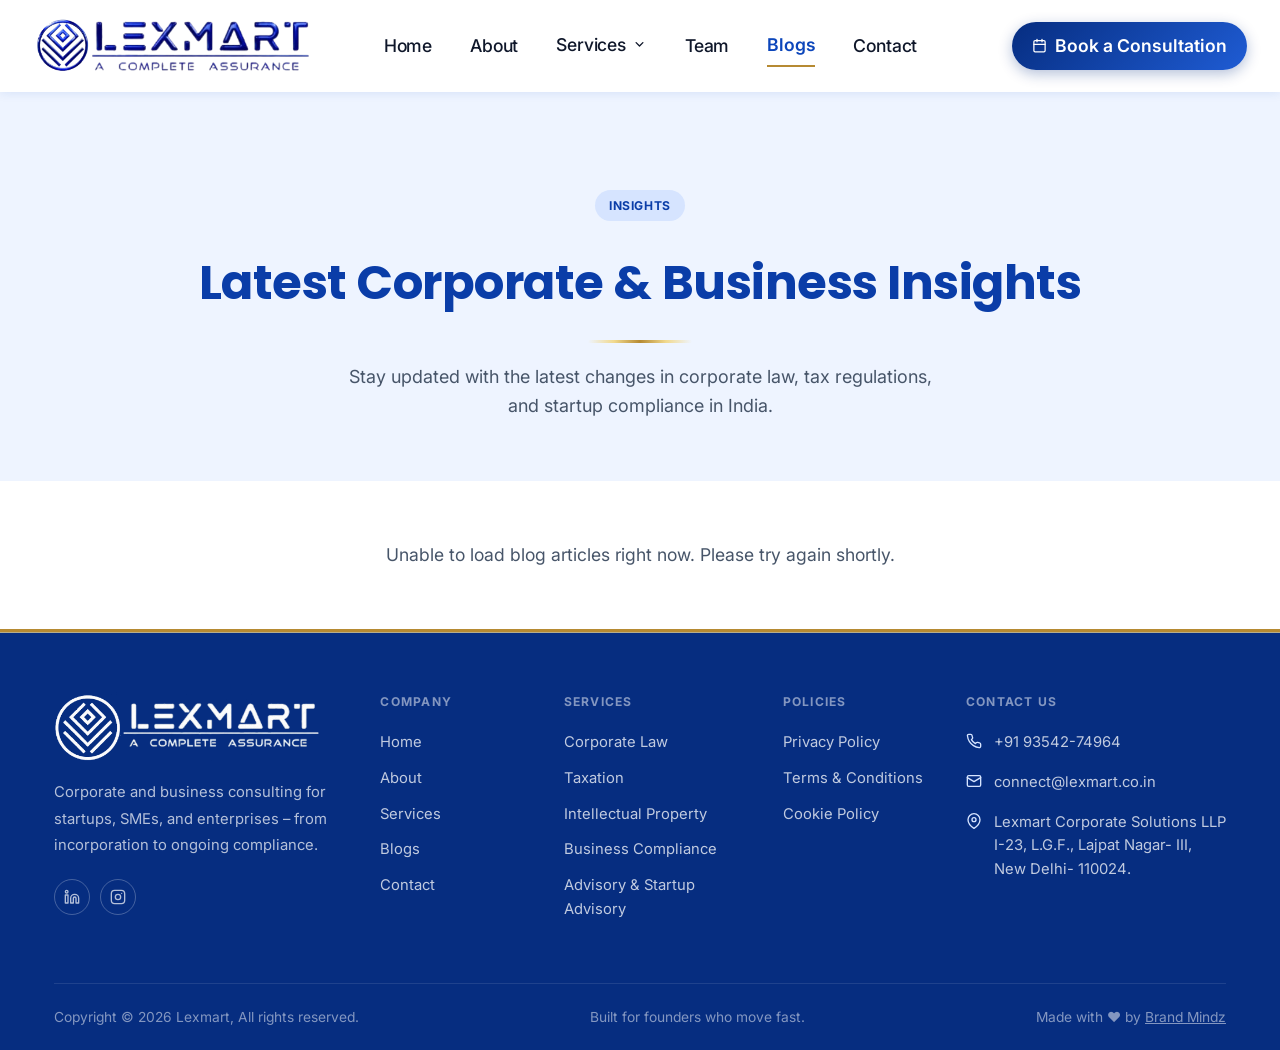
<file: blogs.html>
<!DOCTYPE html>
<html lang="en">

<head>
  <meta charset="UTF-8">
  <meta name="viewport" content="width=device-width, initial-scale=1.0">
  <title>Blogs - Lexmart | Corporate & Business Advisors</title>
  <link rel="icon" type="image/png" href="images/favioco.png">
  <link rel="apple-touch-icon" href="images/favioco.png">
  <meta name="description"
    content="Read the latest corporate insights, compliance updates, and business tips from Lexmart's expert advisors.">
  <link rel="preconnect" href="https://fonts.googleapis.com">
  <link
    href="https://fonts.googleapis.com/css2?family=Poppins:wght@500;600;700;800&family=Inter:wght@400;500;600;700&display=swap"
    rel="stylesheet">
  <link rel="stylesheet" href="style.css?v=20260929.5">
  <style>
    .blog-hero {
      background: var(--blue-50);
      padding: 100px 0 60px;
      text-align: center;
    }

    .blog-hero h1 {
      font-size: 48px;
      color: var(--blue-800);
      margin-bottom: 20px;
      position: relative;
    }

    .blog-hero h1::after {
      content: '';
      display: block;
      width: 104px;
      height: 3px;
      margin: 18px auto 0;
      border-radius: 999px;
      background: linear-gradient(90deg, transparent, var(--gold-light), var(--gold), var(--gold-light), transparent);
    }

    .blog-hero p {
      font-size: 18px;
      color: var(--ink-soft);
      max-width: 600px;
      margin: 0 auto;
    }

    .blog-card {
      position: relative;
      border: 1px solid rgba(182, 138, 50, .16);
      box-shadow: 0 8px 24px rgba(12, 70, 187, .04);
      transition: transform .28s ease, box-shadow .28s ease, border-color .28s ease;
    }

    .blog-card::after {
      content: '';
      position: absolute;
      right: 11%;
      bottom: 0;
      left: 11%;
      height: 3px;
      border-radius: 999px 999px 0 0;
      background: linear-gradient(90deg, transparent, var(--gold-light), var(--gold), var(--gold-light), transparent);
      opacity: .45;
      transition: opacity .28s ease, left .28s ease, right .28s ease;
    }

    .blog-card:hover {
      border-color: rgba(182, 138, 50, .45);
      box-shadow: 0 16px 34px rgba(12, 70, 187, .12);
      transform: translateY(-5px);
    }

    .blog-card:hover::after {
      left: 6%;
      right: 6%;
      opacity: 1;
    }

    .blog-card:hover .blog-tag {
      background: linear-gradient(135deg, var(--gold-light), var(--gold));
      color: var(--blue-900);
    }

    .blog-body a {
      background-image: linear-gradient(90deg, var(--gold), var(--gold-light));
      background-repeat: no-repeat;
      background-position: left bottom;
      background-size: 0 2px;
      padding-bottom: 3px;
      transition: background-size .25s ease, color .25s ease;
    }

    .blog-body a:hover {
      background-size: 100% 2px;
      color: var(--blue-900);
    }
  </style>
</head>

<body>

  <svg width="0" height="0" style="position:absolute">
    <defs>
      <symbol id="i-chevron" viewBox="0 0 24 24">
        <polyline points="6 9 12 15 18 9" />
      </symbol>
      <symbol id="i-calendar" viewBox="0 0 24 24">
        <rect x="3" y="4" width="18" height="18" rx="2" />
        <line x1="16" y1="2" x2="16" y2="6" />
        <line x1="8" y1="2" x2="8" y2="6" />
        <line x1="3" y1="10" x2="21" y2="10" />
      </symbol>
      <symbol id="i-building" viewBox="0 0 24 24">
        <rect x="4" y="3" width="16" height="18" rx="1" />
        <path d="M9 21v-4h6v4M9 8h1M14 8h1M9 12h1M14 12h1" />
      </symbol>
      <symbol id="i-calc" viewBox="0 0 24 24">
        <rect x="4" y="2" width="16" height="20" rx="2" />
        <line x1="8" y1="6" x2="16" y2="6" />
        <circle cx="8" cy="10.5" r=".6" fill="currentColor" stroke="none" />
        <circle cx="12" cy="10.5" r=".6" fill="currentColor" stroke="none" />
        <circle cx="16" cy="10.5" r=".6" fill="currentColor" stroke="none" />
        <circle cx="8" cy="14.5" r=".6" fill="currentColor" stroke="none" />
        <circle cx="12" cy="14.5" r=".6" fill="currentColor" stroke="none" />
        <circle cx="16" cy="14.5" r=".6" fill="currentColor" stroke="none" />
      </symbol>
      <symbol id="i-shield" viewBox="0 0 24 24">
        <path d="M12 2 4 5v6c0 5 3.5 9 8 11 4.5-2 8-6 8-11V5Z" />
        <path d="m9 12 2 2 4-4" />
      </symbol>
      <symbol id="i-lock" viewBox="0 0 24 24">
        <rect x="3" y="11" width="18" height="11" rx="2" />
        <path d="M7 11V7a5 5 0 0 1 10 0v4" />
      </symbol>
      <symbol id="i-zap" viewBox="0 0 24 24">
        <polygon points="13 2 3 14 12 14 11 22 21 10 12 10 13 2" />
      </symbol>
      <symbol id="i-phone" viewBox="0 0 24 24">
        <path
          d="M22 16.92v3a2 2 0 0 1-2.18 2 19.79 19.79 0 0 1-8.63-3.07 19.5 19.5 0 0 1-6-6 19.79 19.79 0 0 1-3.07-8.67A2 2 0 0 1 4.11 2h3a2 2 0 0 1 2 1.72c.127.96.362 1.903.7 2.81a2 2 0 0 1-.45 2.11L8.09 9.91a16 16 0 0 0 6 6l1.27-1.27a2 2 0 0 1 2.11-.45c.907.338 1.85.573 2.81.7A2 2 0 0 1 22 16.92z" />
      </symbol>
      <symbol id="i-mail" viewBox="0 0 24 24">
        <rect x="2" y="4" width="20" height="16" rx="2" />
        <path d="m2 7 10 6 10-6" />
      </symbol>
      <symbol id="i-pin" viewBox="0 0 24 24">
        <path d="M21 10c0 7-9 13-9 13s-9-6-9-13a9 9 0 0 1 18 0z" />
        <circle cx="12" cy="10" r="3" />
      </symbol>
      <symbol id="i-linkedin" viewBox="0 0 24 24">
        <path d="M16 8a6 6 0 0 1 6 6v7h-4v-7a2 2 0 0 0-2-2 2 2 0 0 0-2 2v7h-4v-7a6 6 0 0 1 6-6z" />
        <rect x="2" y="9" width="4" height="12" />
        <circle cx="4" cy="4" r="2" />
      </symbol>
      <symbol id="i-twitter" viewBox="0 0 24 24">
        <path
          d="M23 3a10.9 10.9 0 0 1-3.14 1.53 4.48 4.48 0 0 0-7.86 3v1A10.66 10.66 0 0 1 3 4s-4 9 5 13a11.64 11.64 0 0 1-7 2c9 5 20 0 20-11.5a4.5 4.5 0 0 0-.08-.83A7.72 7.72 0 0 0 23 3z" />
      </symbol>
      <symbol id="i-facebook" viewBox="0 0 24 24">
        <path d="M18 2h-3a5 5 0 0 0-5 5v3H7v4h3v8h4v-8h3l1-4h-4V7a1 1 0 0 1 1-1h3z" />
      </symbol>
      <symbol id="i-instagram" viewBox="0 0 24 24">
        <rect x="2" y="2" width="20" height="20" rx="5" />
        <circle cx="12" cy="12" r="4" />
        <circle cx="17.5" cy="6.5" r="1" fill="currentColor" stroke="none" />
      </symbol>
    </defs>
  </svg>

  <div id="site-header"></div>
<script src="header.js?v=20260907.2" defer></script>

  <section class="blog-hero animate-fade-in">
    <div class="container">
      <span class="eyebrow">INSIGHTS</span>
      <h1>Latest Corporate & Business Insights</h1>
      <p>Stay updated with the latest changes in corporate law, tax regulations, and startup compliance in India.</p>
    </div>
  </section>

  <section>
    <div class="container">
      <div class="blogs-grid is-loading" id="blogsGrid" aria-live="polite" aria-busy="true">
        <!-- Blog 1 -->
        <div class="blog-card animate-slide-up delay-100" onclick="window.location.href='blog-detail.html';"
          style="cursor: pointer;">
          <div class="blog-thumb">
            <img src="https://images.unsplash.com/photo-1554224155-6726b3ff858f?auto=format&fit=crop&q=80&w=600"
              alt="GST Registration">
          </div>
          <div class="blog-body">
            <span class="blog-tag">Taxation</span>
            <span class="blog-date">Oct 15, 2024</span>
            <h3>GST Registration: When Is It Mandatory and Why Does It Matter?</h3>
            <p style="font-size: 13.5px; color: var(--ink-soft); margin-bottom: 16px;">GST registration is one of the
              most important tax compliances for businesses operating in India. Understand when it is required and how
              it impacts your business.</p>
            <a href="blog-detail.html">Read Article <svg class="icon" style="width:14px;height:14px;">
                <use href="#i-chevron" />
              </svg></a>
          </div>
        </div>
        <!-- Blog 2 -->
        <div class="blog-card animate-slide-up delay-200" onclick="window.location.href='blog-detail-2.html';"
          style="cursor: pointer;">
          <div class="blog-thumb">
            <img src="https://images.unsplash.com/photo-1450101499163-c8848c66ca85?auto=format&fit=crop&q=80&w=600"
              alt="Corporate Compliance">
          </div>
          <div class="blog-body">
            <span class="blog-tag">Corporate Compliance</span>
            <span class="blog-date">Oct 16, 2024</span>
            <h3>Compounding of Offences Under the Companies Act, 2013: A Practical Guide</h3>
            <p style="font-size: 13.5px; color: var(--ink-soft); margin-bottom: 16px;">Corporate compliance is an
              ongoing responsibility. Learn how defaults can be addressed through the compounding of offences mechanism.
            </p>
            <a href="blog-detail-2.html">Read Article <svg class="icon" style="width:14px;height:14px;">
                <use href="#i-chevron" />
              </svg></a>
          </div>
        </div>
        <!-- Blog 3 -->
        <div class="blog-card animate-slide-up delay-300" onclick="window.location.href='blog-detail.html';"
          style="cursor: pointer;">
          <div class="blog-thumb">
            <img src="https://images.unsplash.com/photo-1432821596592-e2c18b78144f?auto=format&fit=crop&q=80&w=600"
              alt="Startup Funding">
          </div>
          <div class="blog-body">
            <span class="blog-tag">Advisory</span>
            <span class="blog-date">Oct 20, 2024</span>
            <h3>Navigating Startup Funding: Regulatory Essentials to Keep in Mind</h3>
            <p style="font-size: 13.5px; color: var(--ink-soft); margin-bottom: 16px;">Raising capital is a crucial milestone for startups. Ensure your term sheets and transaction documentation are solid before you sign.</p>
            <a href="blog-detail.html">Read Article <svg class="icon" style="width:14px;height:14px;">
                <use href="#i-chevron" />
              </svg></a>
          </div>
        </div>
        <!-- Blog 4 -->
        <div class="blog-card animate-slide-up delay-100" onclick="window.location.href='blog-detail.html';"
          style="cursor: pointer;">
          <div class="blog-thumb">
            <img src="https://images.unsplash.com/photo-1589829085413-56de8ae18c73?auto=format&fit=crop&q=80&w=600"
              alt="Intellectual Property">
          </div>
          <div class="blog-body">
            <span class="blog-tag">Intellectual Property</span>
            <span class="blog-date">Oct 22, 2024</span>
            <h3>Why Trademark Registration is Essential for Your Brand's Survival</h3>
            <p style="font-size: 13.5px; color: var(--ink-soft); margin-bottom: 16px;">Protecting your brand identity is crucial in today's competitive market. Discover the step-by-step process of trademark registration in India.</p>
            <a href="blog-detail.html">Read Article <svg class="icon" style="width:14px;height:14px;">
                <use href="#i-chevron" />
              </svg></a>
          </div>
        </div>
        <!-- Blog 5 -->
        <div class="blog-card animate-slide-up delay-200" onclick="window.location.href='blog-detail.html';"
          style="cursor: pointer;">
          <div class="blog-thumb">
            <img src="https://images.unsplash.com/photo-1554224155-8d04cb21cd6c?auto=format&fit=crop&q=80&w=600"
              alt="FEMA Compliance">
          </div>
          <div class="blog-body">
            <span class="blog-tag">Business Compliance</span>
            <span class="blog-date">Oct 25, 2024</span>
            <h3>FEMA Guidelines for Foreign Direct Investment (FDI) in Indian Startups</h3>
            <p style="font-size: 13.5px; color: var(--ink-soft); margin-bottom: 16px;">Receiving foreign investment requires strict adherence to FEMA regulations. Learn the key compliance requirements to avoid penalties.</p>
            <a href="blog-detail.html">Read Article <svg class="icon" style="width:14px;height:14px;">
                <use href="#i-chevron" />
              </svg></a>
          </div>
        </div>
        <!-- Blog 6 -->
        <div class="blog-card animate-slide-up delay-300" onclick="window.location.href='blog-detail.html';"
          style="cursor: pointer;">
          <div class="blog-thumb">
            <img src="https://images.unsplash.com/photo-1450101499163-c8848c66ca85?auto=format&fit=crop&q=80&w=600"
              alt="Employment Contracts">
          </div>
          <div class="blog-body">
            <span class="blog-tag">Corporate Law</span>
            <span class="blog-date">Oct 28, 2024</span>
            <h3>Drafting Bulletproof Employment Agreements: 5 Clauses You Can't Miss</h3>
            <p style="font-size: 13.5px; color: var(--ink-soft); margin-bottom: 16px;">A well-drafted employment contract prevents disputes and protects trade secrets. Here are the essential clauses every startup needs.</p>
            <a href="blog-detail.html">Read Article <svg class="icon" style="width:14px;height:14px;">
                <use href="#i-chevron" />
              </svg></a>
          </div>
        </div>
      </div>
    </div>
  </section>

    <footer>
    <div class="container">
      <div class="footer-grid">
        <!-- Brand -->
        <div>
          <a href="index.html" class="footer-logo" style="text-decoration: none;">
            <img src="images/white_logo_footer.png" alt="Lexmart Logo"
              style="height:140px; width:auto; object-fit:contain; border-radius:8px;">
          </a>
          <p>Corporate and business consulting for startups, SMEs, and enterprises &ndash; from incorporation to ongoing compliance.</p>
          <div class="social-row">
            <a class="social-circle" href="https://www.linkedin.com/company/90358388/admin/dashboard/" target="_blank" rel="noopener noreferrer" aria-label="Follow Lexmart on LinkedIn"><svg class="icon" style="width:16px;height:16px;"><use href="#i-linkedin" /></svg></a>
            <a class="social-circle" href="https://www.instagram.com/lexmartcorporatesolution_15/?hl=en" target="_blank" rel="noopener noreferrer" aria-label="Follow Lexmart on Instagram"><svg class="icon" style="width:16px;height:16px;"><use href="#i-instagram" /></svg></a>
          </div>
        </div>
        <!-- Company -->
        <div>
          <h4>Company</h4>
          <ul>
            <li><a href="index.html">Home</a></li>
            <li><a href="about.html">About</a></li>
            <li><a href="service-corporate-law.html">Services</a></li>
            <li><a href="blogs.html">Blogs</a></li>
            <li><a href="contact.html">Contact</a></li>
          </ul>
        </div>
        <!-- Services -->
        <div>
          <h4>Services</h4>
          <ul>
            <li><a href="service-corporate-law.html">Corporate Law</a></li>
            <li><a href="service-taxation.html">Taxation</a></li>
            <li><a href="service-intellectual-property.html">Intellectual Property</a></li>
            <li><a href="service-business-compliance.html">Business Compliance</a></li>
            <li><a href="service-advisory.html">Advisory &amp; Startup Advisory</a></li>
          </ul>
        </div>
        <!-- Policies -->
        <div>
          <h4>Policies</h4>
          <ul>
            <li><a href="privacy-policy.html">Privacy Policy</a></li>
            <li><a href="terms-conditions.html">Terms &amp; Conditions</a></li>
            <li><a href="cookie-policy.html">Cookie Policy</a></li>
          </ul>
        </div>
        <!-- Contact -->
        <div>
          <h4>Contact Us</h4>
          <ul class="contact-list">
            <li><svg class="icon">
                <use href="#i-phone" />
              </svg><span><a href="tel:+919354274964">+91 93542-74964</a></span></li>
            <li><svg class="icon">
                <use href="#i-mail" />
              </svg><span><a href="mailto:connect@lexmart.co.in">connect@lexmart.co.in</a></span></li>
            <li><svg class="icon">
                <use href="#i-pin" />
              </svg><span><span style="white-space:nowrap;">Lexmart Corporate Solutions LLP</span><br>I-23, L.G.F., Lajpat Nagar- III,<br>New Delhi- 110024.</span></li>
          </ul>
        </div>
      </div>
      <div class="footer-bottom">
        <span>Copyright &copy; 2026 Lexmart, All rights reserved.</span>
        <span>Built for founders who move fast.</span>
        <span>Made with ❤️ by <a href="https://brandmindz.com/" target="_blank" rel="noopener" style="color: inherit; text-decoration: underline;">Brand Mindz</a></span>
      </div>
    </div>
  </footer>

  <script>
    (function () {
      'use strict';

      const blogsGrid = document.getElementById('blogsGrid');
      const blogsEndpoint = 'https://lexmart.brandmindz.in/api/blogs.php';

      if (!blogsGrid) return;

      function formatDate(dateValue) {
        if (!dateValue) return '';

        const date = new Date(dateValue);
        return Number.isNaN(date.getTime())
          ? ''
          : new Intl.DateTimeFormat('en-IN', {
              day: 'numeric',
              month: 'short',
              year: 'numeric'
            }).format(date);
      }

      function getExcerpt(blog) {
        const description = blog.short_description || blog.content || '';
        const plainText = String(description).replace(/<[^>]*>/g, ' ').replace(/\s+/g, ' ').trim();
        return plainText.length > 180 ? `${plainText.slice(0, 177).trim()}...` : plainText;
      }

      function createBlogCard(blog, index) {
        const detailUrl = `blog-detail.html?id=${encodeURIComponent(blog.id || '')}`;
        const card = document.createElement('article');
        card.className = `blog-card animate-slide-up delay-${((index % 3) + 1) * 100}`;

        const thumbnail = document.createElement('div');
        thumbnail.className = 'blog-thumb';
        if (blog.image_url) {
          const image = document.createElement('img');
          image.src = blog.image_url;
          image.alt = blog.title || 'Blog article';
          image.loading = 'lazy';
          thumbnail.appendChild(image);
        }

        const body = document.createElement('div');
        body.className = 'blog-body';

        const tag = document.createElement('span');
        tag.className = 'blog-tag';
        tag.textContent = blog.category || 'Insights';

        const date = document.createElement('span');
        date.className = 'blog-date';
        date.textContent = formatDate(blog.created_at);

        const title = document.createElement('h3');
        title.textContent = blog.title || 'Untitled article';

        const excerpt = document.createElement('p');
        excerpt.style.cssText = 'font-size: 13.5px; color: var(--ink-soft); margin-bottom: 16px;';
        excerpt.textContent = getExcerpt(blog);

        const link = document.createElement('a');
        link.href = detailUrl;
        link.textContent = 'Read Article ';
        link.setAttribute('aria-label', `Read article: ${blog.title || 'Untitled article'}`);
        link.insertAdjacentHTML('beforeend', '<svg class="icon" style="width:14px;height:14px;"><use href="#i-chevron" /></svg>');

        body.append(tag, date, title, excerpt, link);
        card.append(thumbnail, body);
        return card;
      }

      async function loadDatabaseBlogs() {
        try {
          const response = await fetch(blogsEndpoint, {
            headers: { Accept: 'application/json' }
          });
          if (!response.ok) throw new Error(`Blog request failed: ${response.status}`);

          const result = await response.json();
          if (result.status !== 'success' || !Array.isArray(result.data)) {
            throw new Error('Invalid blog API response');
          }

          blogsGrid.replaceChildren();
          blogsGrid.classList.remove('is-loading');

          if (result.data.length === 0) {
            const emptyMessage = document.createElement('p');
            emptyMessage.textContent = 'No blog articles are available yet. Please check back soon.';
            emptyMessage.style.cssText = 'grid-column: 1 / -1; text-align: center; color: var(--ink-soft);';
            blogsGrid.appendChild(emptyMessage);
            return;
          }

          result.data.forEach(function (blog, index) {
            blogsGrid.appendChild(createBlogCard(blog, index));
          });
        } catch (error) {
          console.error('Unable to load blogs from the database:', error);
          const errorMessage = document.createElement('p');
          errorMessage.textContent = 'Unable to load blog articles right now. Please try again shortly.';
          errorMessage.style.cssText = 'grid-column: 1 / -1; text-align: center; color: var(--ink-soft);';
          blogsGrid.replaceChildren(errorMessage);
          blogsGrid.classList.remove('is-loading');
        } finally {
          blogsGrid.setAttribute('aria-busy', 'false');
        }
      }

      loadDatabaseBlogs();
    }());
  </script>

</body>

</html>
</file>
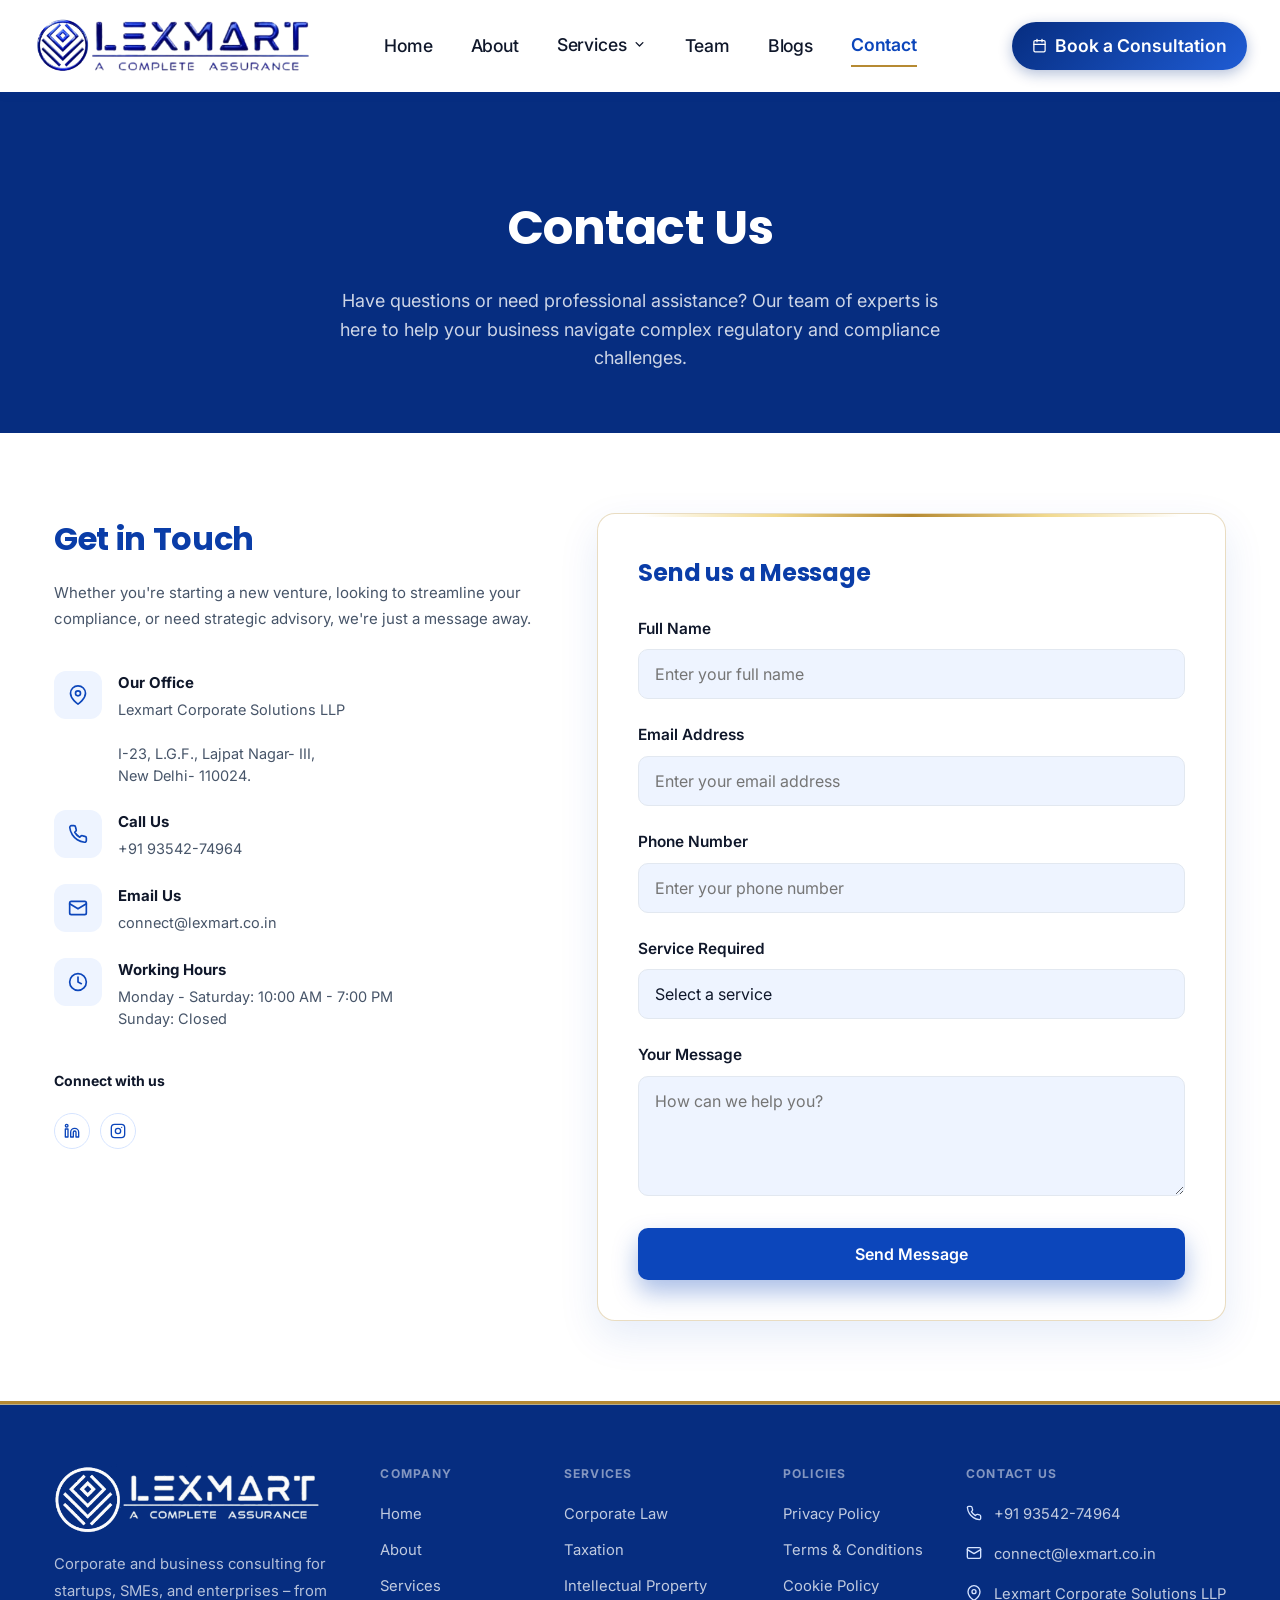
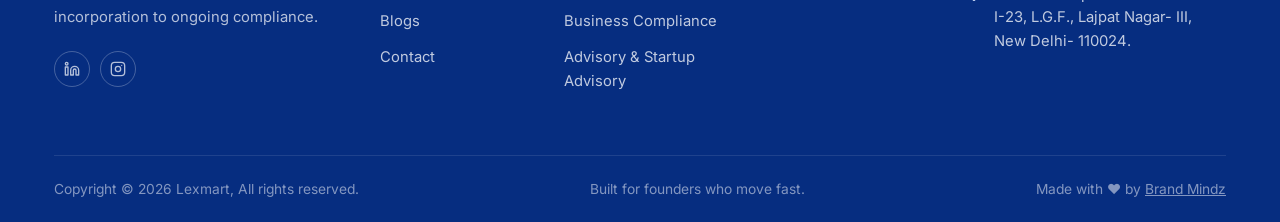
<file: contact.html>
<!DOCTYPE html>
<html lang="en">

<head>
  <meta charset="UTF-8">
  <meta name="viewport" content="width=device-width, initial-scale=1.0">
  <title>Contact Us - Lexmart | Corporate & Business Advisors</title>
  <link rel="icon" type="image/png" href="images/favioco.png">
  <link rel="apple-touch-icon" href="images/favioco.png">
  <meta name="description" content="Get in touch with Lexmart for expert corporate and business consulting services.">
  <link rel="preconnect" href="https://fonts.googleapis.com">
  <link
    href="https://fonts.googleapis.com/css2?family=Poppins:wght@500;600;700;800&family=Inter:wght@400;500;600;700&display=swap"
    rel="stylesheet">
  <link rel="stylesheet" href="style.css?v=20260929.5">
  <style>
    .contact-hero {
      background: var(--blue-900);
      color: #ffffff;
      padding: 100px 0 60px;
      text-align: center;
      position: relative;
      overflow: hidden;
    }

    .contact-hero::before {
      content: "";
      position: absolute;
      inset: 0;
      background: url('https://images.unsplash.com/photo-1516321318423-f06f85e504b3?auto=format&fit=crop&q=80&w=1800') center/cover no-repeat;
      opacity: 0.15;
      pointer-events: none;
    }

    .contact-hero-inner {
      position: relative;
      z-index: 2;
    }

    .contact-hero h1 {
      font-size: 48px;
      color: #ffffff;
      margin-bottom: 20px;
    }

    .contact-hero p {
      font-size: 18px;
      color: rgba(255, 255, 255, 0.8);
      max-width: 600px;
      margin: 0 auto;
    }

    .contact-grid {
      display: grid;
      grid-template-columns: 1fr 1.3fr;
      gap: 60px;
      align-items: flex-start;
    }

    .contact-info-wrap h2 {
      font-size: 32px;
      color: var(--blue-800);
      margin-bottom: 16px;
    }

    .contact-info-wrap p {
      font-size: 15px;
      color: var(--ink-soft);
      margin-bottom: 40px;
      line-height: 1.7;
    }

    .contact-details {
      list-style: none;
      padding: 0;
      margin: 0 0 40px;
    }

    .contact-details li {
      display: flex;
      align-items: flex-start;
      gap: 16px;
      margin-bottom: 24px;
    }

    .contact-details .icon-wrap {
      width: 48px;
      height: 48px;
      border-radius: 12px;
      background: var(--blue-50);
      color: var(--blue-700);
      display: flex;
      align-items: center;
      justify-content: center;
      flex-shrink: 0;
    }

    .contact-details .cd-text strong {
      display: block;
      font-size: 15px;
      color: var(--ink);
      margin-bottom: 4px;
      font-weight: 700;
    }

    .contact-details .cd-text span {
      font-size: 14.5px;
      color: var(--ink-soft);
      line-height: 1.5;
      display: block;
    }

    .contact-info-wrap .social-row {
      margin-top: 20px;
    }

    .contact-social-label {
      margin: 0 0 10px !important;
      color: var(--ink) !important;
      font-size: 14px !important;
      font-weight: 700;
    }

    .contact-info-wrap .social-circle {
      border-color: var(--blue-100);
      color: var(--blue-700);
      transition: transform .25s ease, border-color .25s ease, color .25s ease, box-shadow .25s ease;
    }

    .contact-info-wrap .social-circle:hover {
      background: linear-gradient(135deg, var(--gold-light), var(--gold), #8c641d);
      border-color: var(--gold-light);
      color: var(--blue-900);
      box-shadow: 0 8px 18px rgba(182, 138, 50, .3);
      transform: translateY(-3px);
    }

    .contact-form-card {
      position: relative;
      overflow: hidden;
      border-color: rgba(182, 138, 50, .3);
    }

    .contact-form-card::before {
      content: '';
      position: absolute;
      top: 0;
      left: 7%;
      right: 7%;
      height: 3px;
      border-radius: 0 0 999px 999px;
      background: linear-gradient(90deg, transparent, var(--gold-light), var(--gold), var(--gold-light), transparent);
    }

    .contact-form-card > * {
      position: relative;
    }

    .contact-form-card .form-input:focus,
    .contact-form-card .form-textarea:focus {
      border-color: var(--gold);
      box-shadow: 0 0 0 4px rgba(182, 138, 50, .15);
    }

    .map-wrap {
      width: 100%;
      height: 280px;
      border-radius: 16px;
      overflow: hidden;
      border: 1px solid var(--border);
      box-shadow: 0 10px 30px rgba(12, 70, 187, 0.08);
    }

    .map-wrap iframe {
      width: 100%;
      height: 100%;
      border: none;
    }

    @media (max-width: 900px) {
      .contact-grid {
        grid-template-columns: 1fr;
        gap: 40px;
      }
    }
  </style>
</head>

<body>

  <svg width="0" height="0" style="position:absolute">
    <defs>
      <symbol id="i-chevron" viewBox="0 0 24 24">
        <polyline points="6 9 12 15 18 9" />
      </symbol>
      <symbol id="i-calendar" viewBox="0 0 24 24">
        <rect x="3" y="4" width="18" height="18" rx="2" />
        <line x1="16" y1="2" x2="16" y2="6" />
        <line x1="8" y1="2" x2="8" y2="6" />
        <line x1="3" y1="10" x2="21" y2="10" />
      </symbol>
      <symbol id="i-building" viewBox="0 0 24 24">
        <rect x="4" y="3" width="16" height="18" rx="1" />
        <path d="M9 21v-4h6v4M9 8h1M14 8h1M9 12h1M14 12h1" />
      </symbol>
      <symbol id="i-calc" viewBox="0 0 24 24">
        <rect x="4" y="2" width="16" height="20" rx="2" />
        <line x1="8" y1="6" x2="16" y2="6" />
        <circle cx="8" cy="10.5" r=".6" fill="currentColor" stroke="none" />
        <circle cx="12" cy="10.5" r=".6" fill="currentColor" stroke="none" />
        <circle cx="16" cy="10.5" r=".6" fill="currentColor" stroke="none" />
        <circle cx="8" cy="14.5" r=".6" fill="currentColor" stroke="none" />
        <circle cx="12" cy="14.5" r=".6" fill="currentColor" stroke="none" />
        <circle cx="16" cy="14.5" r=".6" fill="currentColor" stroke="none" />
      </symbol>
      <symbol id="i-shield" viewBox="0 0 24 24">
        <path d="M12 2 4 5v6c0 5 3.5 9 8 11 4.5-2 8-6 8-11V5Z" />
        <path d="m9 12 2 2 4-4" />
      </symbol>
      <symbol id="i-lock" viewBox="0 0 24 24">
        <rect x="3" y="11" width="18" height="11" rx="2" />
        <path d="M7 11V7a5 5 0 0 1 10 0v4" />
      </symbol>
      <symbol id="i-zap" viewBox="0 0 24 24">
        <polygon points="13 2 3 14 12 14 11 22 21 10 12 10 13 2" />
      </symbol>
      <symbol id="i-phone" viewBox="0 0 24 24">
        <path
          d="M22 16.92v3a2 2 0 0 1-2.18 2 19.79 19.79 0 0 1-8.63-3.07 19.5 19.5 0 0 1-6-6 19.79 19.79 0 0 1-3.07-8.67A2 2 0 0 1 4.11 2h3a2 2 0 0 1 2 1.72c.127.96.362 1.903.7 2.81a2 2 0 0 1-.45 2.11L8.09 9.91a16 16 0 0 0 6 6l1.27-1.27a2 2 0 0 1 2.11-.45c.907.338 1.85.573 2.81.7A2 2 0 0 1 22 16.92z" />
      </symbol>
      <symbol id="i-mail" viewBox="0 0 24 24">
        <rect x="2" y="4" width="20" height="16" rx="2" />
        <path d="m2 7 10 6 10-6" />
      </symbol>
      <symbol id="i-pin" viewBox="0 0 24 24">
        <path d="M21 10c0 7-9 13-9 13s-9-6-9-13a9 9 0 0 1 18 0z" />
        <circle cx="12" cy="10" r="3" />
      </symbol>
      <symbol id="i-linkedin" viewBox="0 0 24 24">
        <path d="M16 8a6 6 0 0 1 6 6v7h-4v-7a2 2 0 0 0-2-2 2 2 0 0 0-2 2v7h-4v-7a6 6 0 0 1 6-6z" />
        <rect x="2" y="9" width="4" height="12" />
        <circle cx="4" cy="4" r="2" />
      </symbol>
      <symbol id="i-twitter" viewBox="0 0 24 24">
        <path
          d="M23 3a10.9 10.9 0 0 1-3.14 1.53 4.48 4.48 0 0 0-7.86 3v1A10.66 10.66 0 0 1 3 4s-4 9 5 13a11.64 11.64 0 0 1-7 2c9 5 20 0 20-11.5a4.5 4.5 0 0 0-.08-.83A7.72 7.72 0 0 0 23 3z" />
      </symbol>
      <symbol id="i-facebook" viewBox="0 0 24 24">
        <path d="M18 2h-3a5 5 0 0 0-5 5v3H7v4h3v8h4v-8h3l1-4h-4V7a1 1 0 0 1 1-1h3z" />
      </symbol>
      <symbol id="i-instagram" viewBox="0 0 24 24">
        <rect x="2" y="2" width="20" height="20" rx="5" />
        <circle cx="12" cy="12" r="4" />
        <circle cx="17.5" cy="6.5" r="1" fill="currentColor" stroke="none" />
      </symbol>
      <symbol id="i-clock" viewBox="0 0 24 24">
        <circle cx="12" cy="12" r="10" />
        <polyline points="12 6 12 12 16 14" />
      </symbol>
    </defs>
  </svg>

  <div id="site-header"></div>
<script src="header.js?v=20260907.2" defer></script>

  <section class="contact-hero animate-fade-in">
    <div class="container contact-hero-inner">
      <h1>Contact Us</h1>
      <p>Have questions or need professional assistance? Our team of experts is here to help your business navigate complex
        regulatory and compliance challenges.</p>
    </div>
  </section>

  <section style="padding: 80px 0;">
    <div class="container">
      <div class="contact-grid">
        <!-- Left side: Info -->
        <div class="contact-info-wrap animate-slide-up delay-100">
          <h2>Get in Touch</h2>
          <p>Whether you're starting a new venture, looking to streamline your compliance, or need strategic advisory,
            we're just a message away.</p>

          <ul class="contact-details">
            <li>
              <div class="icon-wrap"><svg class="icon">
                  <use href="#i-pin" />
                </svg></div>
              <div class="cd-text">
                <strong>Our Office</strong>
                <span><span style="white-space:nowrap;">Lexmart Corporate Solutions LLP</span><br>I-23, L.G.F., Lajpat Nagar- III,<br>New Delhi- 110024.</span>
              </div>
            </li>
            <li>
              <div class="icon-wrap"><svg class="icon">
                  <use href="#i-phone" />
                </svg></div>
              <div class="cd-text">
                <strong>Call Us</strong>
                <span><a href="tel:+919354274964">+91 93542-74964</a></span>
              </div>
            </li>
            <li>
              <div class="icon-wrap"><svg class="icon">
                  <use href="#i-mail" />
                </svg></div>
              <div class="cd-text">
                <strong>Email Us</strong>
                <span><a href="mailto:connect@lexmart.co.in">connect@lexmart.co.in</a></span>
              </div>
            </li>
            <li>
              <div class="icon-wrap"><svg class="icon">
                  <use href="#i-clock" />
                </svg></div>
              <div class="cd-text">
                <strong>Working Hours</strong>
                <span>Monday - Saturday: 10:00 AM - 7:00 PM<br>Sunday: Closed</span>
              </div>
            </li>
          </ul>

          <p class="contact-social-label">Connect with us</p>
          <div class="social-row" aria-label="Lexmart social media">
            <a class="social-circle" href="https://www.linkedin.com/company/90358388/admin/dashboard/" target="_blank" rel="noopener noreferrer" aria-label="Follow Lexmart on LinkedIn"><svg class="icon" style="width:16px;height:16px;"><use href="#i-linkedin" /></svg></a>
            <a class="social-circle" href="https://www.instagram.com/lexmartcorporatesolution_15/?hl=en" target="_blank" rel="noopener noreferrer" aria-label="Follow Lexmart on Instagram"><svg class="icon" style="width:16px;height:16px;"><use href="#i-instagram" /></svg></a>
          </div>
        </div>

        <!-- Right side: Form -->
        <div class="animate-slide-up delay-200">
          <div class="contact-form-card">
            <h3 style="font-size:24px; color:var(--blue-800); margin-bottom:24px;">Send us a Message</h3>
            <form id="enquiryForm" novalidate>
              <div class="form-group">
                <label class="form-label" for="enquiryName">Full Name</label>
                <input id="enquiryName" name="name" type="text" class="form-input" placeholder="Enter your full name" autocomplete="name" required>
              </div>
              <div class="form-group">
                <label class="form-label" for="enquiryEmail">Email Address</label>
                <input id="enquiryEmail" name="email" type="email" class="form-input" placeholder="Enter your email address" autocomplete="email" required>
              </div>
              <div class="form-group">
                <label class="form-label" for="enquiryPhone">Phone Number</label>
                <input id="enquiryPhone" name="phone" type="tel" class="form-input" placeholder="Enter your phone number" autocomplete="tel">
              </div>
              <div class="form-group">
                <label class="form-label" for="enquirySubject">Service Required</label>
                <select id="enquirySubject" name="subject" class="form-input" style="appearance:none; padding-right:40px;">
                  <option value="">Select a service</option>
                  <option value="corporate-law">Corporate Law & Secretarial</option>
                  <option value="taxation">Taxation (GST / Income Tax)</option>
                  <option value="intellectual-property">Intellectual Property</option>
                  <option value="business-compliance">Business Compliance (FEMA, MSME, etc)</option>
                  <option value="advisory">Advisory & Startup Solutions</option>
                  <option value="other">Other Inquiry</option>
                </select>
              </div>
              <div class="form-group">
                <label class="form-label" for="enquiryMessage">Your Message</label>
                <textarea id="enquiryMessage" name="message" class="form-textarea" placeholder="How can we help you?" required></textarea>
              </div>
              <p id="enquiryStatus" role="status" aria-live="polite" style="margin:0 0 16px; font-size:14px;"></p>
              <button type="submit" class="btn btn-primary" id="enquirySubmit"
                style="width:100%; justify-content:center; padding:16px;">Send Message</button>
            </form>
          </div>
        </div>
      </div>
    </div>
  </section>



    <footer>
    <div class="container">
      <div class="footer-grid">
        <!-- Brand -->
        <div>
          <a href="index.html" class="footer-logo" style="text-decoration: none;">
            <img src="images/white_logo_footer.png" alt="Lexmart Logo"
              style="height:140px; width:auto; object-fit:contain; border-radius:8px;">
          </a>
          <p>Corporate and business consulting for startups, SMEs, and enterprises &ndash; from incorporation to ongoing compliance.</p>
          <div class="social-row">
            <a class="social-circle" href="https://www.linkedin.com/company/90358388/admin/dashboard/" target="_blank" rel="noopener noreferrer" aria-label="Follow Lexmart on LinkedIn"><svg class="icon" style="width:16px;height:16px;"><use href="#i-linkedin" /></svg></a>
            <a class="social-circle" href="https://www.instagram.com/lexmartcorporatesolution_15/?hl=en" target="_blank" rel="noopener noreferrer" aria-label="Follow Lexmart on Instagram"><svg class="icon" style="width:16px;height:16px;"><use href="#i-instagram" /></svg></a>
          </div>
        </div>
        <!-- Company -->
        <div>
          <h4>Company</h4>
          <ul>
            <li><a href="index.html">Home</a></li>
            <li><a href="about.html">About</a></li>
            <li><a href="service-corporate-law.html">Services</a></li>
            <li><a href="blogs.html">Blogs</a></li>
            <li><a href="contact.html">Contact</a></li>
          </ul>
        </div>
        <!-- Services -->
        <div>
          <h4>Services</h4>
          <ul>
            <li><a href="service-corporate-law.html">Corporate Law</a></li>
            <li><a href="service-taxation.html">Taxation</a></li>
            <li><a href="service-intellectual-property.html">Intellectual Property</a></li>
            <li><a href="service-business-compliance.html">Business Compliance</a></li>
            <li><a href="service-advisory.html">Advisory &amp; Startup Advisory</a></li>
          </ul>
        </div>
        <!-- Policies -->
        <div>
          <h4>Policies</h4>
          <ul>
            <li><a href="privacy-policy.html">Privacy Policy</a></li>
            <li><a href="terms-conditions.html">Terms &amp; Conditions</a></li>
            <li><a href="cookie-policy.html">Cookie Policy</a></li>
          </ul>
        </div>
        <!-- Contact -->
        <div>
          <h4>Contact Us</h4>
          <ul class="contact-list">
            <li><svg class="icon">
                <use href="#i-phone" />
              </svg><span><a href="tel:+919354274964">+91 93542-74964</a></span></li>
            <li><svg class="icon">
                <use href="#i-mail" />
              </svg><span><a href="mailto:connect@lexmart.co.in">connect@lexmart.co.in</a></span></li>
            <li><svg class="icon">
                <use href="#i-pin" />
              </svg><span><span style="white-space:nowrap;">Lexmart Corporate Solutions LLP</span><br>I-23, L.G.F., Lajpat Nagar- III,<br>New Delhi- 110024.</span></li>
          </ul>
        </div>
      </div>
      <div class="footer-bottom">
        <span>Copyright &copy; 2026 Lexmart, All rights reserved.</span>
        <span>Built for founders who move fast.</span>
        <span>Made with ❤️ by <a href="https://brandmindz.com/" target="_blank" rel="noopener" style="color: inherit; text-decoration: underline;">Brand Mindz</a></span>
      </div>
    </div>
  </footer>

  <script>
    (function () {
      const form = document.getElementById('enquiryForm');
      const submitButton = document.getElementById('enquirySubmit');
      const statusMessage = document.getElementById('enquiryStatus');
      const endpoint = 'https://lexmart.brandmindz.in/api/enquiry.php';

      if (!form || !submitButton || !statusMessage) return;

      function showStatus(message, isError) {
        statusMessage.textContent = message;
        statusMessage.style.color = isError ? '#b91c1c' : '#047857';
      }

      form.addEventListener('submit', async function (event) {
        event.preventDefault();
        if (!form.checkValidity()) {
          form.reportValidity();
          return;
        }

        submitButton.disabled = true;
        submitButton.textContent = 'Sending...';
        showStatus('', false);

        try {
          const response = await fetch(endpoint, {
            method: 'POST',
            headers: { 'Content-Type': 'application/json', Accept: 'application/json' },
            body: JSON.stringify(Object.fromEntries(new FormData(form).entries()))
          });
          const result = await response.json();
          if (!response.ok || result.status !== 'success') {
            throw new Error(result.message || 'Unable to submit your enquiry.');
          }

          form.reset();
          showStatus('Thank you. Your enquiry has been sent successfully.', false);
        } catch (error) {
          console.error('Unable to submit enquiry:', error);
          showStatus(error.message || 'Unable to send your enquiry. Please try again.', true);
        } finally {
          submitButton.disabled = false;
          submitButton.textContent = 'Send Message';
        }
      });
    }());
  </script>

</body>

</html>
</file>
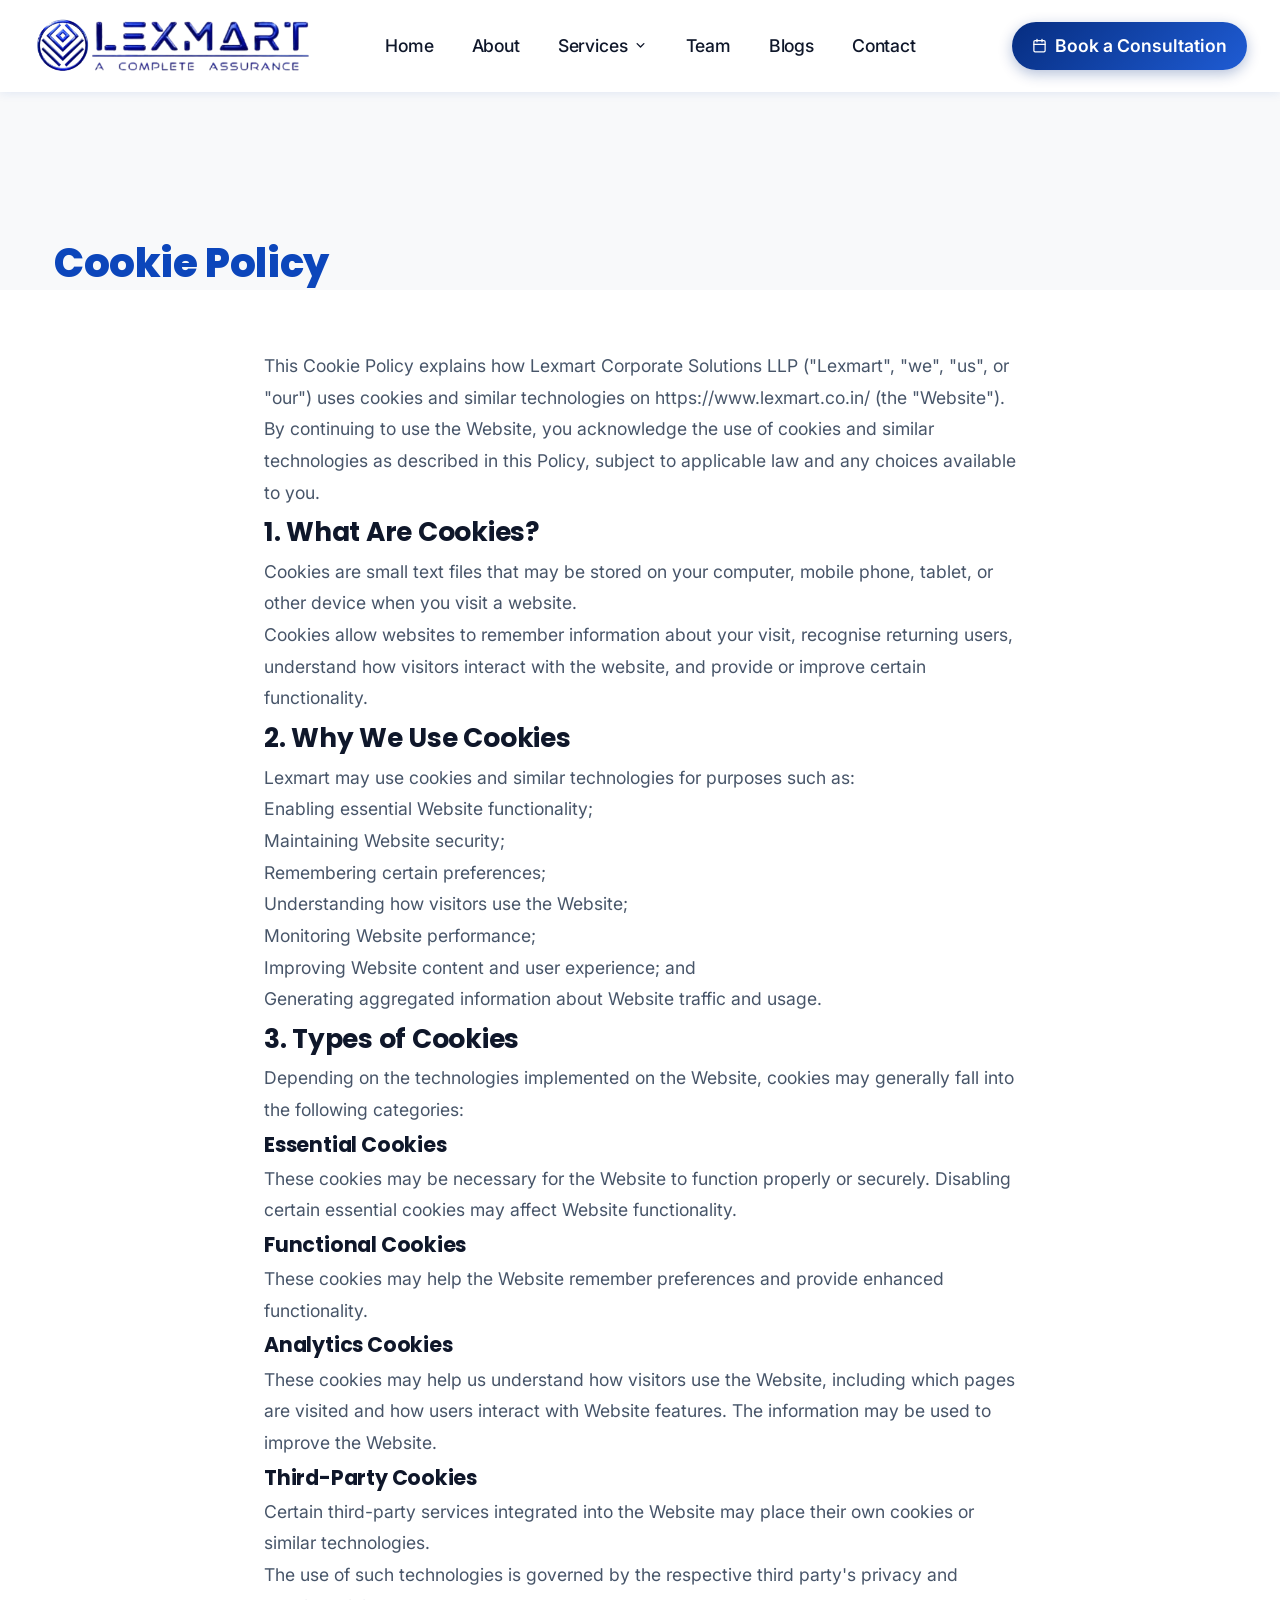
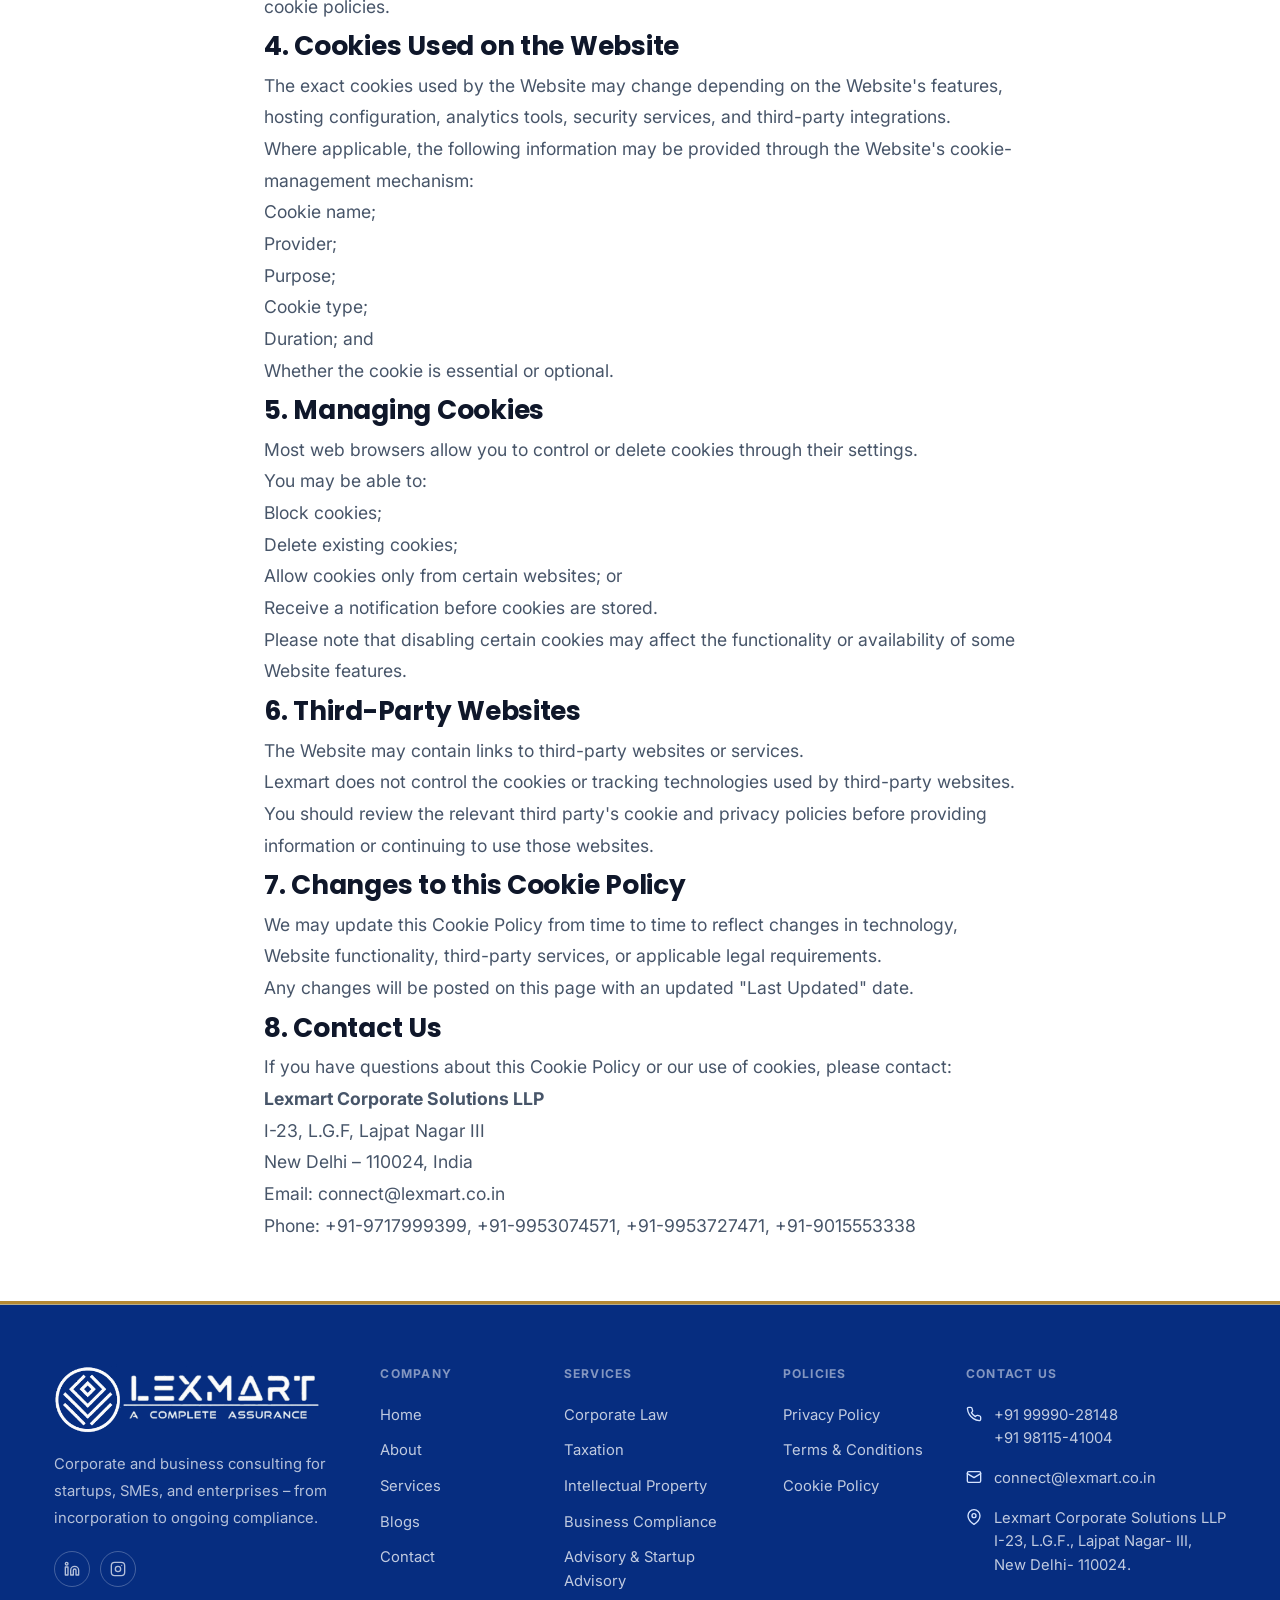
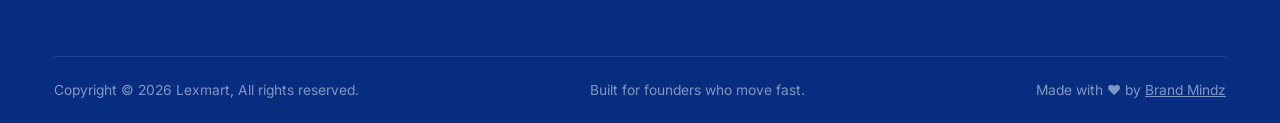
<file: cookie-policy.html>
<!DOCTYPE html>
<html lang="en">

<head>
  <meta charset="UTF-8">
  <meta name="viewport" content="width=device-width, initial-scale=1.0">
  <title>Cookie Policy - Lexmart | Corporate & Business Advisors</title>
  <link rel="icon" type="image/png" href="images/favioco.png">
  <link rel="apple-touch-icon" href="images/favioco.png">
  <meta name="description"
    content="Learn about Lexmart Corporate Solutions LLP — our story, mission, leadership team, and the values that drive India's trusted corporate advisory firm.">
  <link rel="preconnect" href="https://fonts.googleapis.com">
  <link
    href="https://fonts.googleapis.com/css2?family=Poppins:wght@500;600;700;800&family=Inter:wght@400;500;600;700&display=swap"
    rel="stylesheet">
  <link rel="stylesheet" href="style.css?v=20260929.5">
  <style>
    /* ── About-page-specific styles ── */

    /* Hero */
    .about-hero {
      position: relative;
      min-height: 380px;
      display: flex;
      align-items: center;
      overflow: hidden;
      background: linear-gradient(rgba(0, 0, 0, 0.45), rgba(0, 0, 0, 0.45)), url('images/about.webp') center/cover no-repeat;
    }

    .about-hero::before {
      content: "";
      position: absolute;
      inset: 0;
      background: transparent;
    }

    /* decorative circles */
    .about-hero::after {
      content: "";
      position: absolute;
      width: 600px;
      height: 600px;
      border-radius: 50%;
      border: 1px solid rgba(255, 255, 255, 0.2);
      top: -180px;
      right: -120px;
    }

    .hero-deco {
      position: absolute;
      width: 350px;
      height: 350px;
      border-radius: 50%;
      border: 1px solid rgba(255, 255, 255, 0.15);
      bottom: -100px;
      left: 40px;
      pointer-events: none;
    }

    .about-hero-inner {
      position: relative;
      z-index: 2;
      max-width: 780px;
      padding: 60px max(24px, calc((100vw - 1300px)/2 + 24px)) 60px;
    }

    .about-hero-inner .eyebrow {
      background: rgba(255, 255, 255, 0.15);
      color: #ffffff;
      border: 1px solid rgba(255, 255, 255, 0.25);
      backdrop-filter: blur(4px);
    }

    .about-hero-inner h1 {
      font-size: 52px;
      line-height: 1.15;
      font-weight: 800;
      color: #ffffff;
      margin-bottom: 20px;
    }

    .about-hero-inner h1 .highlight {
      color: #d6e4ff;
      font-weight: 500;
    }

    .about-hero-inner p {
      font-size: 17px;
      color: rgba(255, 255, 255, 0.8);
      max-width: 560px;
      line-height: 1.7;
    }

    /* Stats bar */
    .about-stats {
      background: #ffffff;
      box-shadow: 0 20px 60px rgba(12, 70, 187, 0.15);
      border-radius: 20px;
      margin: -40px auto 0;
      max-width: 1100px;
      padding: 36px 48px;
      display: grid;
      grid-template-columns: repeat(4, 1fr);
      gap: 0;
      position: relative;
      z-index: 10;
    }

    .abt-stat {
      text-align: center;
      padding: 0 20px;
    }

    .abt-stat:not(:last-child) {
      border-right: 1px solid var(--border);
    }

    .abt-stat-num {
      font-family: 'Poppins', sans-serif;
      font-size: 38px;
      font-weight: 800;
      color: var(--blue-700);
      line-height: 1;
      margin-bottom: 8px;
      display: block;
    }

    .abt-stat-label {
      font-size: 13px;
      color: var(--ink-soft);
      font-weight: 500;
      line-height: 1.4;
    }

    /* Story section */
    .story-section {
      padding: 80px 0;
    }

    .story-grid {
      display: grid;
      grid-template-columns: 1fr 1fr;
      gap: 60px;
      align-items: center;
    }

    .story-visual {
      position: relative;
    }

    .story-img-wrap {
      position: relative;
      border-radius: 20px;
      overflow: hidden;
      box-shadow: 0 30px 70px rgba(12, 70, 187, 0.2);
    }

    .story-img-wrap img {
      width: 100%;
      height: 440px;
      object-fit: fill;
      display: block;
      transition: transform 0.5s ease;
    }

    .story-img-wrap:hover img {
      transform: scale(1.03);
    }

    .story-badge {
      position: absolute;
      bottom: -24px;
      right: -24px;
      background: var(--blue-700);
      color: #ffffff;
      border-radius: 16px;
      padding: 20px 28px;
      box-shadow: 0 16px 32px rgba(12, 70, 187, 0.3);
      text-align: center;
    }

    .story-badge strong {
      display: block;
      font-family: 'Poppins', sans-serif;
      font-size: 32px;
      font-weight: 800;
      line-height: 1;
    }

    .story-badge span {
      font-size: 12px;
      font-weight: 600;
      opacity: 0.85;
      letter-spacing: .04em;
      text-transform: uppercase;
    }

    .story-content .eyebrow {
      margin-bottom: 20px;
    }

    .story-content h2 {
      font-size: 38px;
      font-weight: 800;
      line-height: 1.2;
      margin-bottom: 20px;
      color: var(--ink);
      text-align: left;
    }

    .story-content h2 span {
      color: var(--blue-700);
    }

    .story-content p {
      font-size: 15.5px;
      color: var(--ink-soft);
      line-height: 1.75;
      margin-bottom: 20px;
    }

    .story-quote {
      margin-top: 32px;
      padding: 24px 28px;
      background: var(--blue-50);
      border-left: 4px solid var(--blue-700);
      border-radius: 0 12px 12px 0;
      font-size: 15px;
      font-style: italic;
      color: var(--blue-800);
      font-weight: 500;
      line-height: 1.6;
    }

    /* Mission & Vision split */
    .mv-section {
      background: linear-gradient(150deg, rgba(0, 0, 0, 0.45) 0%, rgba(0, 0, 0, 0.55) 100%), url('images/WHAT DRIVES US.webp') center/cover no-repeat;
      padding: 80px 0;
      position: relative;
      overflow: hidden;
    }

    .mv-section::before {
      content: "";
      position: absolute;
      width: 500px;
      height: 500px;
      border-radius: 50%;
      border: 1px solid rgba(255, 255, 255, 0.15);
      top: -160px;
      right: -100px;
      pointer-events: none;
    }

    .mv-grid {
      display: grid;
      grid-template-columns: 1fr 1fr;
      gap: 40px;
      position: relative;
      z-index: 2;
    }

    .mv-card {
      background: rgba(255, 255, 255, 0.1);
      border: 1px solid rgba(255, 255, 255, 0.2);
      border-radius: 20px;
      padding: 44px;
      backdrop-filter: blur(6px);
      transition: background .3s ease, transform .3s ease;
    }

    .mv-card:hover {
      background: rgba(255, 255, 255, 0.18);
      transform: translateY(-4px);
    }

    .mv-icon {
      width: 52px;
      height: 52px;
      border-radius: 14px;
      background: rgba(255, 255, 255, 0.15);
      display: flex;
      align-items: center;
      justify-content: center;
      color: #ffffff;
      margin-bottom: 24px;
    }

    .mv-card h3 {
      font-size: 22px;
      font-weight: 700;
      color: #ffffff;
      margin-bottom: 14px;
    }

    .mv-card p {
      font-size: 14.5px;
      color: rgba(255, 255, 255, 0.8);
      line-height: 1.75;
      margin-bottom: 12px;
    }

    .mv-card ul {
      list-style: none;
      padding: 0;
      margin: 0;
    }

    .mv-card ul li {
      font-size: 14.5px;
      color: rgba(255, 255, 255, 0.8);
      line-height: 1.6;
      margin-bottom: 14px;
      padding-left: 20px;
      position: relative;
    }

    .mv-card ul li::before {
      content: "\2022";
      position: absolute;
      left: 0;
      top: 0px;
      color: var(--blue-100);
      font-size: 14px;
    }

    /* Core Values */
    .values-section {
      padding: 100px 0;
      background: linear-gradient(135deg, var(--blue-900) 0%, var(--blue-700) 100%);
      position: relative;
      overflow: hidden;
    }

    .values-section::before {
      content: "";
      position: absolute;
      width: 100%;
      height: 100%;
      background: transparent;
      top: 0;
      left: 0;
      pointer-events: none;
    }

    .values-section .center .eyebrow {
      background: rgba(255, 255, 255, 0.15);
      color: #ffffff;
      border-color: rgba(255, 255, 255, 0.25);
    }

    .values-section .section-title {
      color: #ffffff;
    }

    .values-section .section-sub {
      color: rgba(255, 255, 255, 0.75);
    }

    .values-grid {
      display: grid;
      grid-template-columns: repeat(3, 1fr);
      gap: 24px;
      margin-top: 48px;
    }

    .value-card {
      background: rgba(255, 255, 255, 0.07);
      border-radius: 18px;
      padding: 36px 28px;
      border: 1px solid rgba(255, 255, 255, 0.15);
      backdrop-filter: blur(12px);
      transition: all .3s cubic-bezier(.4, 0, .2, 1);
      position: relative;
      overflow: hidden;
    }

    .value-card::before {
      content: "";
      position: absolute;
      top: 0;
      left: 0;
      right: 0;
      height: 3px;
      background: linear-gradient(90deg, #d6e4ff, #ffffff);
      transform: scaleX(0);
      transform-origin: left;
      transition: transform .35s ease;
    }

    .value-card:hover {
      background: rgba(255, 255, 255, 0.14);
      box-shadow: 0 20px 44px rgba(0, 0, 0, 0.2);
      border-color: rgba(255, 255, 255, 0.3);
      transform: translateY(-5px);
    }

    .value-card:hover::before {
      transform: scaleX(1);
    }

    .value-num {
      font-family: 'Poppins', sans-serif;
      font-size: 48px;
      font-weight: 800;
      color: rgba(255, 255, 255, 0.3);
      line-height: 1;
      margin-bottom: 16px;
    }

    .value-card h3 {
      font-size: 17px;
      font-weight: 700;
      margin-bottom: 10px;
      color: #ffffff;
    }

    .value-card p {
      font-size: 13.5px;
      color: rgba(255, 255, 255, 0.75);
      line-height: 1.65;
    }

    /* Team */
    .team-section {
      padding: 100px 0;
      background-color: #f8fafc;
      background-image: radial-gradient(#d6e4ff 1px, #f8fafc 1px);
      background-size: 26px 26px;
      position: relative;
    }

    /* Soft fade at top/bottom of dot grid */
    .team-section::after {
      content: "";
      position: absolute;
      inset: 0;
      background: linear-gradient(180deg, #f8fafc 0%, transparent 5%, transparent 95%, #f8fafc 100%);
      pointer-events: none;
    }

    .partners-row {
      display: grid;
      grid-template-columns: repeat(2, 1fr);
      gap: 28px;
      margin-top: 48px;
      margin-bottom: 60px;
    }

    .partner-card-new {
      background: #ffffff;
      border-radius: 20px;
      padding: 32px;
      border: 1px solid #e2e8f0;
      box-shadow: 0 8px 24px rgba(12, 70, 187, 0.1);
      display: flex;
      gap: 24px;
      align-items: flex-start;
      transition: transform .3s ease, box-shadow .3s ease;
    }

    .partner-card-new:hover {
      transform: translateY(-6px);
      box-shadow: 0 20px 44px rgba(12, 70, 187, 0.2);
    }

    .partner-avatar {
      width: 80px;
      height: 80px;
      border-radius: 50%;
      background: linear-gradient(135deg, var(--blue-700), var(--blue-900));
      color: #ffffff;
      display: flex;
      align-items: center;
      justify-content: center;
      font-family: 'Poppins', sans-serif;
      font-size: 24px;
      font-weight: 700;
      flex-shrink: 0;
      box-shadow: 0 8px 20px rgba(12, 70, 187, 0.3);
    }

    .partner-body {
      flex: 1;
    }

    .partner-body h3 {
      font-size: 20px;
      color: var(--blue-800);
      margin-bottom: 4px;
    }

    .partner-body .role {
      font-size: 13px;
      font-weight: 600;
      color: var(--blue-700);
      margin-bottom: 4px;
    }

    .partner-body .quals {
      font-size: 11.5px;
      color: var(--ink-soft);
      margin-bottom: 14px;
    }

    .partner-body p {
      font-size: 13.5px;
      color: var(--ink-soft);
      line-height: 1.6;
      margin-bottom: 16px;
    }

    .partner-tags {
      display: flex;
      gap: 6px;
      flex-wrap: wrap;
    }

    .partner-tag {
      background: var(--blue-50);
      color: var(--blue-700);
      font-size: 10px;
      font-weight: 600;
      padding: 4px 10px;
      border-radius: 999px;
      border: 1px solid var(--blue-100);
    }

    .associates-title {
      font-size: 26px;
      font-weight: 700;
      text-align: center;
      margin-bottom: 32px;
      color: var(--ink);
      position: relative;
    }

    .associates-title::after {
      content: "";
      display: block;
      width: 50px;
      height: 3px;
      background: var(--blue-700);
      border-radius: 2px;
      margin: 12px auto 0;
    }

    .associates-row {
      display: grid;
      grid-template-columns: repeat(3, 1fr);
      gap: 20px;
    }

    .assoc-card {
      background: #ffffff;
      border: 1px solid #e2e8f0;
      border-radius: 16px;
      padding: 28px;
      transition: all .3s ease;
      display: flex;
      gap: 18px;
      align-items: flex-start;
    }

    .assoc-card:hover {
      background: #eef4ff;
      box-shadow: 0 12px 30px rgba(12, 70, 187, 0.15);
      transform: translateY(-4px);
    }

    .assoc-avatar {
      width: 52px;
      height: 52px;
      border-radius: 50%;
      background: var(--blue-700);
      color: #ffffff;
      display: flex;
      align-items: center;
      justify-content: center;
      font-family: 'Poppins', sans-serif;
      font-size: 16px;
      font-weight: 700;
      flex-shrink: 0;
    }

    .assoc-body h4 {
      font-size: 16px;
      color: var(--blue-800);
      margin-bottom: 3px;
      font-weight: 700;
    }

    .assoc-body .quals {
      font-size: 11.5px;
      font-weight: 600;
      color: var(--blue-700);
      margin-bottom: 8px;
    }

    .assoc-body p {
      font-size: 13px;
      color: var(--ink-soft);
      line-height: 1.55;
    }

    /* Why Lexmart */
    .why-section {
      padding: 80px 0;
      background: var(--blue-50);
    }

    /* CTA banner */
    .about-cta {
      padding: 60px 0;
    }

    .about-cta .cta-banner {
      background: linear-gradient(120deg, #1e293b 0%, #0f172a 100%);
      display: flex;
      align-items: center;
      justify-content: space-between;
      flex-wrap: wrap;
      gap: 24px;
      padding: 60px 70px;
      text-align: left;
    }

    .about-cta .cta-banner h2 {
      margin-bottom: 8px;
      font-size: 28px;
    }

    .about-cta .cta-banner p {
      margin-bottom: 0;
      max-width: 420px;
    }

    @media (max-width: 900px) {
      .about-hero-inner h1 {
        font-size: 34px;
      }

      .about-stats {
        grid-template-columns: repeat(2, 1fr);
        padding: 28px 24px;
      }

      .abt-stat:nth-child(2) {
        border-right: none;
      }

      .story-grid,
      .mv-grid,
      .partners-row,
      .values-grid {
        grid-template-columns: 1fr;
      }

      .story-badge {
        right: 10px;
        bottom: 10px;
      }

      .associates-row {
        grid-template-columns: 1fr;
      }

      .about-cta .cta-banner {
        padding: 40px 28px;
        flex-direction: column;
        text-align: center;
      }
    }

    /* -- Moving Blue Gradient Animation -- */
    @keyframes moveGradient {
      0% {
        background-position: 0% 50%;
      }

      50% {
        background-position: 100% 50%;
      }

      100% {
        background-position: 0% 50%;
      }
    }

    /* Core Values section - moving glossy blue */
    .values-section {
      background: linear-gradient(270deg, #020b33, #061c73, #153bc7, #8cb9ff, #153bc7, #061c73, #020b33) !important;
      background-size: 300% 300% !important;
      animation: moveGradient 8s ease infinite !important;
    }

    /* Story badge - moving glossy */
    .story-badge {
      background: linear-gradient(270deg, #061c73, #153bc7, #8cb9ff, #153bc7, #061c73) !important;
      background-size: 200% 200% !important;
      animation: moveGradient 5s ease infinite !important;
      box-shadow: 0 16px 32px rgba(6, 28, 115, 0.4), inset 0 2px 4px rgba(255, 255, 255, 0.3);
    }

    /* Partner avatars - moving glossy */
    .partner-avatar {
      background: linear-gradient(270deg, #061c73, #153bc7, #8cb9ff, #153bc7, #061c73) !important;
      background-size: 200% 200% !important;
      animation: moveGradient 5s ease infinite !important;
      box-shadow: 0 8px 20px rgba(6, 28, 115, 0.4), inset 0 2px 4px rgba(255, 255, 255, 0.3);
    }

    /* Associate avatars - moving glossy */
    .assoc-avatar {
      background: linear-gradient(270deg, #061c73, #153bc7, #8cb9ff, #153bc7, #061c73) !important;
      background-size: 200% 200% !important;
      animation: moveGradient 5s ease infinite !important;
    }

    /* Stat numbers - glossy text color animation */
    .abt-stat-num {
      background: linear-gradient(270deg, #061c73, #153bc7, #8cb9ff, #153bc7, #061c73);
      background-size: 200% 200%;
      animation: moveGradient 5s ease infinite;
      -webkit-background-clip: text;
      -webkit-text-fill-color: transparent;
      background-clip: text;
    }

    /* MV icons - glossy */
    .mv-icon {
      background: linear-gradient(270deg, rgba(255, 255, 255, 0.1), rgba(255, 255, 255, 0.3), rgba(255, 255, 255, 0.1)) !important;
      background-size: 200% 200% !important;
      animation: moveGradient 4s ease infinite !important;
      box-shadow: inset 0 1px 2px rgba(255, 255, 255, 0.2);
    }

    /* CTA banner - moving glossy blue */
    .about-cta .cta-banner {
      background: linear-gradient(270deg, #020b33, #061c73, #153bc7, #8cb9ff, #153bc7, #061c73, #020b33) !important;
      background-size: 300% 300% !important;
      animation: moveGradient 8s ease infinite !important;
      box-shadow: 0 20px 60px rgba(2, 11, 51, 0.5);
      border: 1px solid rgba(255, 255, 255, 0.1);
      position: relative;
      overflow: hidden;
    }

    .about-cta .cta-banner::after {
      content: "";
      position: absolute;
      top: 0;
      left: 0;
      right: 0;
      height: 100%;
      background: radial-gradient(ellipse at top, rgba(255, 255, 255, 0.2) 0%, transparent 60%);
      pointer-events: none;
      z-index: 1;
    }
  </style>
</head>

<body>

  <svg width="0" height="0" style="position:absolute">
    <defs>
      <symbol id="i-scale" viewBox="0 0 24 24">
        <path d="M12 3v18M5 7h14M5 7 2 13a3 3 0 0 0 6 0zM19 7l-3 6a3 3 0 0 0 6 0zM8 21h8" />
      </symbol>
      <symbol id="i-building" viewBox="0 0 24 24">
        <rect x="4" y="3" width="16" height="18" rx="1" />
        <path d="M9 21v-4h6v4M9 8h1M14 8h1M9 12h1M14 12h1M9 16h1M14 16h1" />
      </symbol>
      <symbol id="i-rupee" viewBox="0 0 24 24">
        <path d="M7 4h10M7 9h10M7 4c4 0 6 2 6 4.5S11 13 7 13l7 8" />
      </symbol>
      <symbol id="i-lock" viewBox="0 0 24 24">
        <rect x="3" y="11" width="18" height="11" rx="2" />
        <path d="M7 11V7a5 5 0 0 1 10 0v4" />
      </symbol>
      <symbol id="i-shield" viewBox="0 0 24 24">
        <path d="M12 2 4 5v6c0 5 3.5 9 8 11 4.5-2 8-6 8-11V5Z" />
        <path d="m9 12 2 2 4-4" />
      </symbol>
      <symbol id="i-users" viewBox="0 0 24 24">
        <path d="M17 21v-2a4 4 0 0 0-4-4H5a4 4 0 0 0-4 4v2" />
        <circle cx="9" cy="7" r="4" />
        <path d="M23 21v-2a4 4 0 0 0-3-3.87M16 3.13a4 4 0 0 1 0 7.75" />
      </symbol>
      <symbol id="i-award" viewBox="0 0 24 24">
        <circle cx="12" cy="8" r="6" />
        <path d="M15.5 13.5 17 22l-5-3-5 3 1.5-8.5" />
      </symbol>
      <symbol id="i-arrow" viewBox="0 0 24 24">
        <line x1="5" y1="12" x2="19" y2="12" />
        <polyline points="12 5 19 12 12 19" />
      </symbol>
      <symbol id="i-chevron" viewBox="0 0 24 24">
        <polyline points="6 9 12 15 18 9" />
      </symbol>
      <symbol id="i-phone" viewBox="0 0 24 24">
        <path
          d="M22 16.92v3a2 2 0 0 1-2.18 2 19.79 19.79 0 0 1-8.63-3.07 19.5 19.5 0 0 1-6-6 19.79 19.79 0 0 1-3.07-8.67A2 2 0 0 1 4.11 2h3a2 2 0 0 1 2 1.72c.127.96.362 1.903.7 2.81a2 2 0 0 1-.45 2.11L8.09 9.91a16 16 0 0 0 6 6l1.27-1.27a2 2 0 0 1 2.11-.45c.907.338 1.85.573 2.81.7A2 2 0 0 1 22 16.92z" />
      </symbol>
      <symbol id="i-mail" viewBox="0 0 24 24">
        <rect x="2" y="4" width="20" height="16" rx="2" />
        <path d="m2 7 10 6 10-6" />
      </symbol>
      <symbol id="i-pin" viewBox="0 0 24 24">
        <path d="M21 10c0 7-9 13-9 13s-9-6-9-13a9 9 0 0 1 18 0z" />
        <circle cx="12" cy="10" r="3" />
      </symbol>
      <symbol id="i-linkedin" viewBox="0 0 24 24">
        <path d="M16 8a6 6 0 0 1 6 6v7h-4v-7a2 2 0 0 0-2-2 2 2 0 0 0-2 2v7h-4v-7a6 6 0 0 1 6-6z" />
        <rect x="2" y="9" width="4" height="12" />
        <circle cx="4" cy="4" r="2" />
      </symbol>
      <symbol id="i-twitter" viewBox="0 0 24 24">
        <path
          d="M23 3a10.9 10.9 0 0 1-3.14 1.53 4.48 4.48 0 0 0-7.86 3v1A10.66 10.66 0 0 1 3 4s-4 9 5 13a11.64 11.64 0 0 1-7 2c9 5 20 0 20-11.5a4.5 4.5 0 0 0-.08-.83A7.72 7.72 0 0 0 23 3z" />
      </symbol>
      <symbol id="i-facebook" viewBox="0 0 24 24">
        <path d="M18 2h-3a5 5 0 0 0-5 5v3H7v4h3v8h4v-8h3l1-4h-4V7a1 1 0 0 1 1-1h3z" />
      </symbol>
      <symbol id="i-instagram" viewBox="0 0 24 24">
        <rect x="2" y="2" width="20" height="20" rx="5" />
        <circle cx="12" cy="12" r="4" />
        <circle cx="17.5" cy="6.5" r="1" fill="currentColor" stroke="none" />
      </symbol>
      <symbol id="i-calendar" viewBox="0 0 24 24" fill="none" stroke="currentColor" stroke-width="2"
        stroke-linecap="round" stroke-linejoin="round">
        <rect x="3" y="4" width="18" height="18" rx="2" ry="2"></rect>
        <line x1="16" y1="2" x2="16" y2="6"></line>
        <line x1="8" y1="2" x2="8" y2="6"></line>
        <line x1="3" y1="10" x2="21" y2="10"></line>
      </symbol>
      <symbol id="i-handshake" viewBox="0 0 24 24" fill="none" stroke="currentColor" stroke-width="2"
        stroke-linecap="round" stroke-linejoin="round">
        <path d="m11 17 2 2a1 1 0 1 0 3-3" />
        <path
          d="m14 14 2.5 2.5a1 1 0 1 0 3-3l-3.88-3.88a3 3 0 0 0-4.24 0l-.88.88a1 1 0 1 1-3-3l2.81-2.81a5.79 5.79 0 0 1 7.06-.87l.47.28a2 2 0 0 0 1.42.25L21 4" />
        <path d="m21 3-6 6" />
        <path d="m22 14-4 4" />
        <path d="m3 21 6-6" />
        <path d="m8 21 4-4" />
        <path d="m5 17 4-4" />
        <path d="M11 21v-2" />
      </symbol>
      <symbol id="i-pin-map" viewBox="0 0 24 24">
        <path d="M21 10c0 7-9 13-9 13s-9-6-9-13a9 9 0 0 1 18 0z" />
        <circle cx="12" cy="10" r="3" />
      </symbol>
      <symbol id="i-target" viewBox="0 0 24 24">
        <circle cx="12" cy="12" r="10" />
        <circle cx="12" cy="12" r="6" />
        <circle cx="12" cy="12" r="2" />
      </symbol>
      <symbol id="i-eye" viewBox="0 0 24 24">
        <path d="M1 12s4-8 11-8 11 8 11 8-4 8-11 8-11-8-11-8z" />
        <circle cx="12" cy="12" r="3" />
      </symbol>
      <symbol id="i-zap" viewBox="0 0 24 24">
        <polygon points="13 2 3 14 12 14 11 22 21 10 12 10 13 2" />
      </symbol>
      <symbol id="i-globe" viewBox="0 0 24 24">
        <circle cx="12" cy="12" r="10" />
        <line x1="2" y1="12" x2="22" y2="12" />
        <path d="M12 2a15.3 15.3 0 0 1 4 10 15.3 15.3 0 0 1-4 10 15.3 15.3 0 0 1-4-10 15.3 15.3 0 0 1 4-10z" />
      </symbol>
    </defs>
  </svg>

  <!-- Header -->
  <div id="site-header"></div>
<script src="header.js?v=20260907.2" defer></script>

  <!-- ── HERO ── -->
  
  <section class="hero" style="min-height: 200px; padding-top: 150px; background: #f8f9fa;">
    <div class="container">
      <h1 style="color: var(--blue-700); font-size: 40px; margin-bottom: 20px;">Cookie Policy</h1>
    </div>
  </section>
  <section style="padding: 60px 0;">
    <div class="container" style="max-width: 800px; margin: 0 auto; line-height: 1.8; color: var(--ink-soft);">
      
<p>This Cookie Policy explains how Lexmart Corporate Solutions LLP ("Lexmart", "we", "us", or "our") uses cookies and similar technologies on <a href="https://www.lexmart.co.in/">https://www.lexmart.co.in/</a> (the "Website").</p>

<p>By continuing to use the Website, you acknowledge the use of cookies and similar technologies as described in this Policy, subject to applicable law and any choices available to you.</p>

<h2>1. What Are Cookies?</h2>
<p>Cookies are small text files that may be stored on your computer, mobile phone, tablet, or other device when you visit a website.</p>
<p>Cookies allow websites to remember information about your visit, recognise returning users, understand how visitors interact with the website, and provide or improve certain functionality.</p>

<h2>2. Why We Use Cookies</h2>
<p>Lexmart may use cookies and similar technologies for purposes such as:</p>
<ul>
  <li>Enabling essential Website functionality;</li>
  <li>Maintaining Website security;</li>
  <li>Remembering certain preferences;</li>
  <li>Understanding how visitors use the Website;</li>
  <li>Monitoring Website performance;</li>
  <li>Improving Website content and user experience; and</li>
  <li>Generating aggregated information about Website traffic and usage.</li>
</ul>

<h2>3. Types of Cookies</h2>
<p>Depending on the technologies implemented on the Website, cookies may generally fall into the following categories:</p>

<h3>Essential Cookies</h3>
<p>These cookies may be necessary for the Website to function properly or securely. Disabling certain essential cookies may affect Website functionality.</p>

<h3>Functional Cookies</h3>
<p>These cookies may help the Website remember preferences and provide enhanced functionality.</p>

<h3>Analytics Cookies</h3>
<p>These cookies may help us understand how visitors use the Website, including which pages are visited and how users interact with Website features. The information may be used to improve the Website.</p>

<h3>Third-Party Cookies</h3>
<p>Certain third-party services integrated into the Website may place their own cookies or similar technologies.</p>
<p>The use of such technologies is governed by the respective third party's privacy and cookie policies.</p>

<h2>4. Cookies Used on the Website</h2>
<p>The exact cookies used by the Website may change depending on the Website's features, hosting configuration, analytics tools, security services, and third-party integrations.</p>
<p>Where applicable, the following information may be provided through the Website's cookie-management mechanism:</p>
<ul>
  <li>Cookie name;</li>
  <li>Provider;</li>
  <li>Purpose;</li>
  <li>Cookie type;</li>
  <li>Duration; and</li>
  <li>Whether the cookie is essential or optional.</li>
</ul>

<h2>5. Managing Cookies</h2>
<p>Most web browsers allow you to control or delete cookies through their settings.</p>
<p>You may be able to:</p>
<ul>
  <li>Block cookies;</li>
  <li>Delete existing cookies;</li>
  <li>Allow cookies only from certain websites; or</li>
  <li>Receive a notification before cookies are stored.</li>
</ul>
<p>Please note that disabling certain cookies may affect the functionality or availability of some Website features.</p>

<h2>6. Third-Party Websites</h2>
<p>The Website may contain links to third-party websites or services.</p>
<p>Lexmart does not control the cookies or tracking technologies used by third-party websites. You should review the relevant third party's cookie and privacy policies before providing information or continuing to use those websites.</p>

<h2>7. Changes to this Cookie Policy</h2>
<p>We may update this Cookie Policy from time to time to reflect changes in technology, Website functionality, third-party services, or applicable legal requirements.</p>
<p>Any changes will be posted on this page with an updated "Last Updated" date.</p>

<h2>8. Contact Us</h2>
<p>If you have questions about this Cookie Policy or our use of cookies, please contact:</p>
<p>
  <strong>Lexmart Corporate Solutions LLP</strong><br>
  I-23, L.G.F, Lajpat Nagar III<br>
  New Delhi – 110024, India
</p>
<p>Email: <a href="mailto:connect@lexmart.co.in">connect@lexmart.co.in</a></p>
<p>Phone: <a href="tel:+919717999399">+91-9717999399</a>, <a href="tel:+919953074571">+91-9953074571</a>, <a href="tel:+919953727471">+91-9953727471</a>, <a href="tel:+919015553338">+91-9015553338</a></p>

    </div>
  </section>
  <footer>
    <div class="container">
      <div class="footer-grid">
        <!-- Brand -->
        <div>
          <a href="index.html" class="footer-logo" style="text-decoration: none;">
            <img src="images/white_logo_footer.png" alt="Lexmart Logo"
              style="height:140px; width:auto; object-fit:contain; border-radius:8px;">
          </a>
          <p>Corporate and business consulting for startups, SMEs, and enterprises &ndash; from incorporation to ongoing compliance.</p>
          <div class="social-row">
            <a class="social-circle" href="https://www.linkedin.com/company/90358388/admin/dashboard/" target="_blank" rel="noopener noreferrer" aria-label="Follow Lexmart on LinkedIn"><svg class="icon" style="width:16px;height:16px;"><use href="#i-linkedin" /></svg></a>
            <a class="social-circle" href="https://www.instagram.com/lexmartcorporatesolution_15/?hl=en" target="_blank" rel="noopener noreferrer" aria-label="Follow Lexmart on Instagram"><svg class="icon" style="width:16px;height:16px;"><use href="#i-instagram" /></svg></a>
          </div>
        </div>
        <!-- Company -->
        <div>
          <h4>Company</h4>
          <ul>
            <li><a href="index.html">Home</a></li>
            <li><a href="about.html">About</a></li>
            <li><a href="service-corporate-law.html">Services</a></li>
            <li><a href="blogs.html">Blogs</a></li>
            <li><a href="contact.html">Contact</a></li>
          </ul>
        </div>
        <!-- Services -->
        <div>
          <h4>Services</h4>
          <ul>
            <li><a href="service-corporate-law.html">Corporate Law</a></li>
            <li><a href="service-taxation.html">Taxation</a></li>
            <li><a href="service-intellectual-property.html">Intellectual Property</a></li>
            <li><a href="service-business-compliance.html">Business Compliance</a></li>
            <li><a href="service-advisory.html">Advisory &amp; Startup Advisory</a></li>
          </ul>
        </div>
        <!-- Policies -->
        <div>
          <h4>Policies</h4>
          <ul>
            <li><a href="privacy-policy.html">Privacy Policy</a></li>
            <li><a href="terms-conditions.html">Terms &amp; Conditions</a></li>
            <li><a href="cookie-policy.html">Cookie Policy</a></li>
          </ul>
        </div>
        <!-- Contact -->
        <div>
          <h4>Contact Us</h4>
          <ul class="contact-list">
            <li><svg class="icon">
                <use href="#i-phone" />
              </svg><span><a href="tel:+919999028148">+91 99990-28148</a><br><a href="tel:+919811541004">+91 98115-41004</a></span></li>
            <li><svg class="icon">
                <use href="#i-mail" />
              </svg><span><a href="mailto:connect@lexmart.co.in">connect@lexmart.co.in</a></span></li>
            <li><svg class="icon">
                <use href="#i-pin" />
              </svg><span><span style="white-space:nowrap;">Lexmart Corporate Solutions LLP</span><br>I-23, L.G.F., Lajpat Nagar- III,<br>New Delhi- 110024.</span></li>
          </ul>
        </div>
      </div>
      <div class="footer-bottom">
        <span>Copyright &copy; 2026 Lexmart, All rights reserved.</span>
        <span>Built for founders who move fast.</span>
        <span>Made with ❤️ by <a href="https://brandmindz.com/" target="_blank" rel="noopener" style="color: inherit; text-decoration: underline;">Brand Mindz</a></span>
      </div>
    </div>
  </footer>

</body>

</html>
</file>
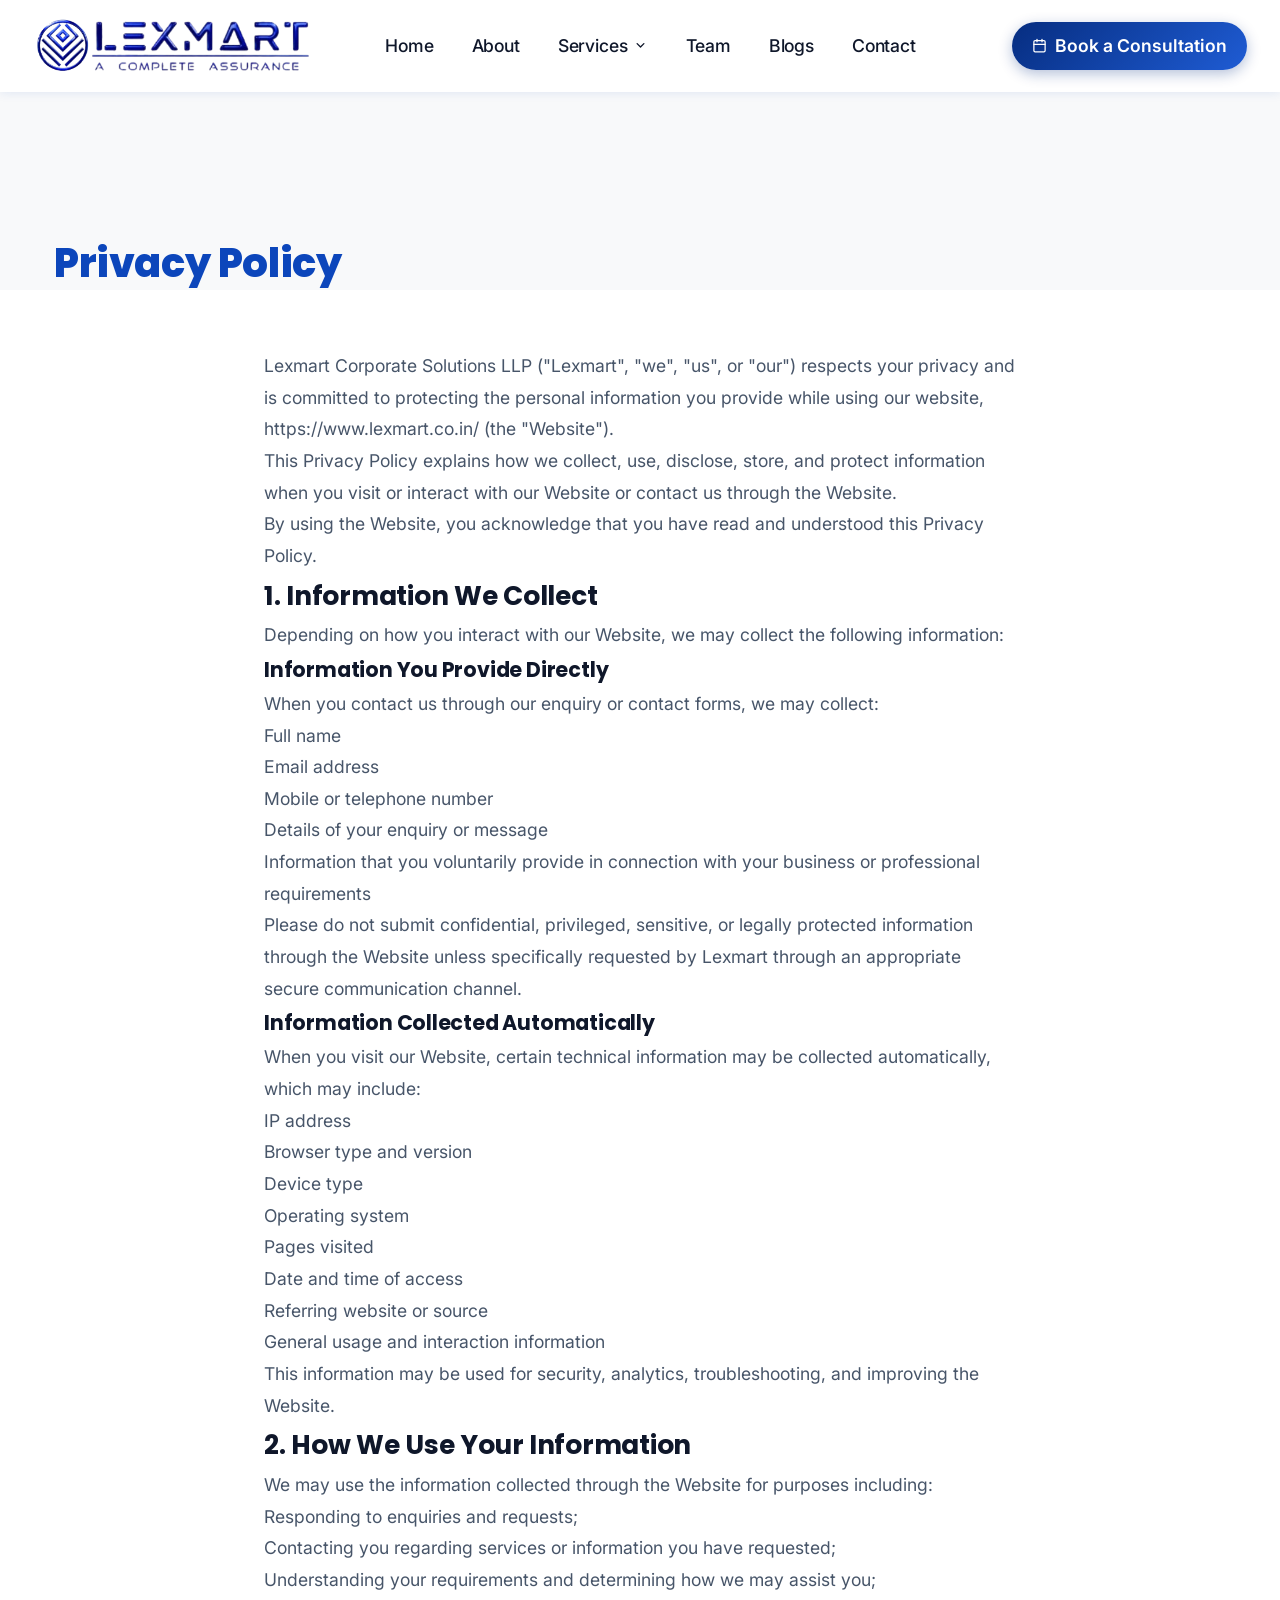
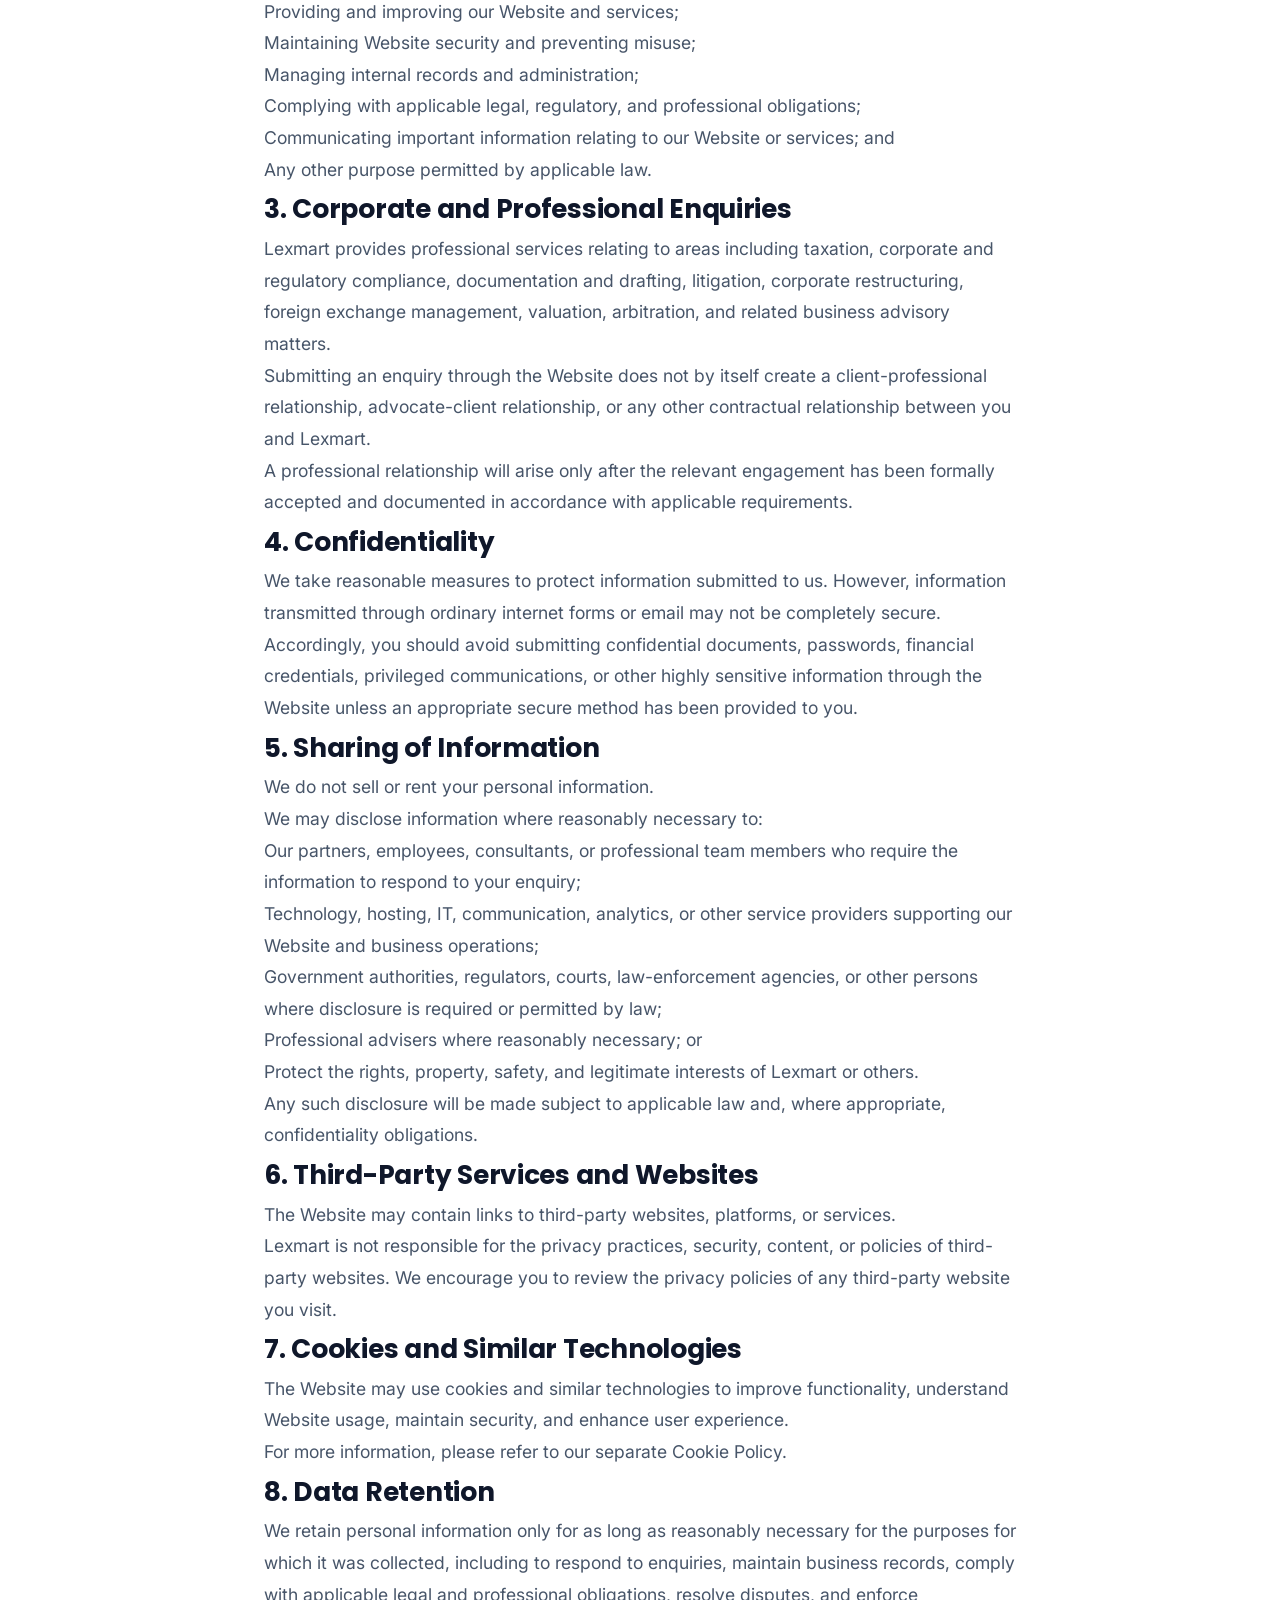
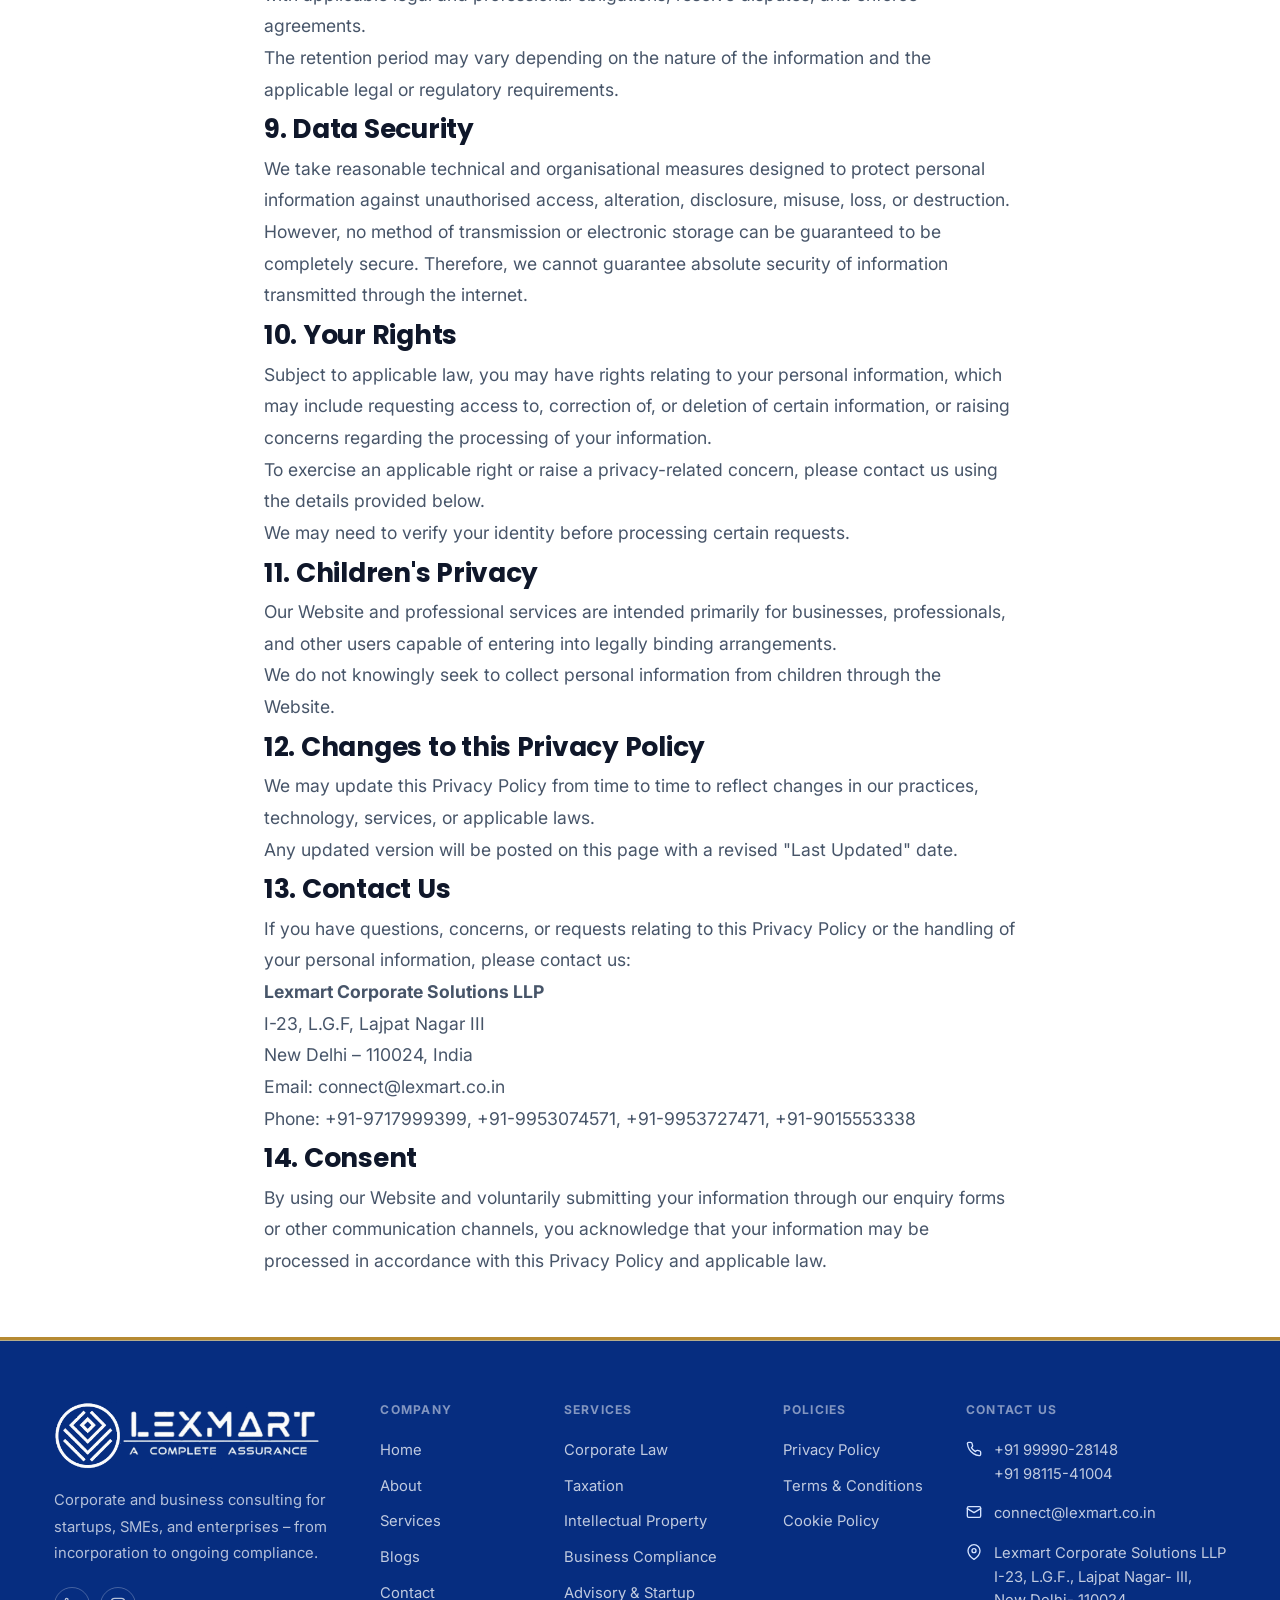
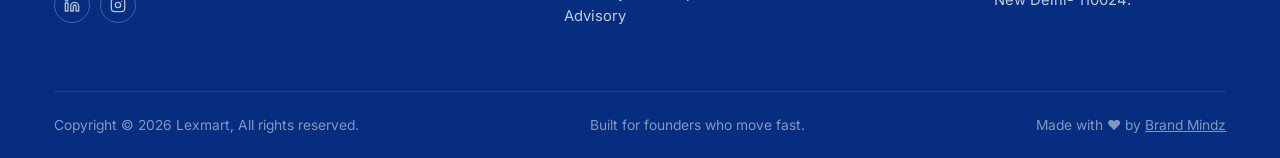
<file: privacy-policy.html>
<!DOCTYPE html>
<html lang="en">

<head>
  <meta charset="UTF-8">
  <meta name="viewport" content="width=device-width, initial-scale=1.0">
  <title>Privacy Policy - Lexmart | Corporate & Business Advisors</title>
  <link rel="icon" type="image/png" href="images/favioco.png">
  <link rel="apple-touch-icon" href="images/favioco.png">
  <meta name="description"
    content="Learn about Lexmart Corporate Solutions LLP — our story, mission, leadership team, and the values that drive India's trusted corporate advisory firm.">
  <link rel="preconnect" href="https://fonts.googleapis.com">
  <link
    href="https://fonts.googleapis.com/css2?family=Poppins:wght@500;600;700;800&family=Inter:wght@400;500;600;700&display=swap"
    rel="stylesheet">
  <link rel="stylesheet" href="style.css?v=20260929.5">
  <style>
    /* ── About-page-specific styles ── */

    /* Hero */
    .about-hero {
      position: relative;
      min-height: 380px;
      display: flex;
      align-items: center;
      overflow: hidden;
      background: linear-gradient(rgba(0, 0, 0, 0.45), rgba(0, 0, 0, 0.45)), url('images/about.webp') center/cover no-repeat;
    }

    .about-hero::before {
      content: "";
      position: absolute;
      inset: 0;
      background: transparent;
    }

    /* decorative circles */
    .about-hero::after {
      content: "";
      position: absolute;
      width: 600px;
      height: 600px;
      border-radius: 50%;
      border: 1px solid rgba(255, 255, 255, 0.2);
      top: -180px;
      right: -120px;
    }

    .hero-deco {
      position: absolute;
      width: 350px;
      height: 350px;
      border-radius: 50%;
      border: 1px solid rgba(255, 255, 255, 0.15);
      bottom: -100px;
      left: 40px;
      pointer-events: none;
    }

    .about-hero-inner {
      position: relative;
      z-index: 2;
      max-width: 780px;
      padding: 60px max(24px, calc((100vw - 1300px)/2 + 24px)) 60px;
    }

    .about-hero-inner .eyebrow {
      background: rgba(255, 255, 255, 0.15);
      color: #ffffff;
      border: 1px solid rgba(255, 255, 255, 0.25);
      backdrop-filter: blur(4px);
    }

    .about-hero-inner h1 {
      font-size: 52px;
      line-height: 1.15;
      font-weight: 800;
      color: #ffffff;
      margin-bottom: 20px;
    }

    .about-hero-inner h1 .highlight {
      color: #d6e4ff;
      font-weight: 500;
    }

    .about-hero-inner p {
      font-size: 17px;
      color: rgba(255, 255, 255, 0.8);
      max-width: 560px;
      line-height: 1.7;
    }

    /* Stats bar */
    .about-stats {
      background: #ffffff;
      box-shadow: 0 20px 60px rgba(12, 70, 187, 0.15);
      border-radius: 20px;
      margin: -40px auto 0;
      max-width: 1100px;
      padding: 36px 48px;
      display: grid;
      grid-template-columns: repeat(4, 1fr);
      gap: 0;
      position: relative;
      z-index: 10;
    }

    .abt-stat {
      text-align: center;
      padding: 0 20px;
    }

    .abt-stat:not(:last-child) {
      border-right: 1px solid var(--border);
    }

    .abt-stat-num {
      font-family: 'Poppins', sans-serif;
      font-size: 38px;
      font-weight: 800;
      color: var(--blue-700);
      line-height: 1;
      margin-bottom: 8px;
      display: block;
    }

    .abt-stat-label {
      font-size: 13px;
      color: var(--ink-soft);
      font-weight: 500;
      line-height: 1.4;
    }

    /* Story section */
    .story-section {
      padding: 80px 0;
    }

    .story-grid {
      display: grid;
      grid-template-columns: 1fr 1fr;
      gap: 60px;
      align-items: center;
    }

    .story-visual {
      position: relative;
    }

    .story-img-wrap {
      position: relative;
      border-radius: 20px;
      overflow: hidden;
      box-shadow: 0 30px 70px rgba(12, 70, 187, 0.2);
    }

    .story-img-wrap img {
      width: 100%;
      height: 440px;
      object-fit: fill;
      display: block;
      transition: transform 0.5s ease;
    }

    .story-img-wrap:hover img {
      transform: scale(1.03);
    }

    .story-badge {
      position: absolute;
      bottom: -24px;
      right: -24px;
      background: var(--blue-700);
      color: #ffffff;
      border-radius: 16px;
      padding: 20px 28px;
      box-shadow: 0 16px 32px rgba(12, 70, 187, 0.3);
      text-align: center;
    }

    .story-badge strong {
      display: block;
      font-family: 'Poppins', sans-serif;
      font-size: 32px;
      font-weight: 800;
      line-height: 1;
    }

    .story-badge span {
      font-size: 12px;
      font-weight: 600;
      opacity: 0.85;
      letter-spacing: .04em;
      text-transform: uppercase;
    }

    .story-content .eyebrow {
      margin-bottom: 20px;
    }

    .story-content h2 {
      font-size: 38px;
      font-weight: 800;
      line-height: 1.2;
      margin-bottom: 20px;
      color: var(--ink);
      text-align: left;
    }

    .story-content h2 span {
      color: var(--blue-700);
    }

    .story-content p {
      font-size: 15.5px;
      color: var(--ink-soft);
      line-height: 1.75;
      margin-bottom: 20px;
    }

    .story-quote {
      margin-top: 32px;
      padding: 24px 28px;
      background: var(--blue-50);
      border-left: 4px solid var(--blue-700);
      border-radius: 0 12px 12px 0;
      font-size: 15px;
      font-style: italic;
      color: var(--blue-800);
      font-weight: 500;
      line-height: 1.6;
    }

    /* Mission & Vision split */
    .mv-section {
      background: linear-gradient(150deg, rgba(0, 0, 0, 0.45) 0%, rgba(0, 0, 0, 0.55) 100%), url('images/WHAT DRIVES US.webp') center/cover no-repeat;
      padding: 80px 0;
      position: relative;
      overflow: hidden;
    }

    .mv-section::before {
      content: "";
      position: absolute;
      width: 500px;
      height: 500px;
      border-radius: 50%;
      border: 1px solid rgba(255, 255, 255, 0.15);
      top: -160px;
      right: -100px;
      pointer-events: none;
    }

    .mv-grid {
      display: grid;
      grid-template-columns: 1fr 1fr;
      gap: 40px;
      position: relative;
      z-index: 2;
    }

    .mv-card {
      background: rgba(255, 255, 255, 0.1);
      border: 1px solid rgba(255, 255, 255, 0.2);
      border-radius: 20px;
      padding: 44px;
      backdrop-filter: blur(6px);
      transition: background .3s ease, transform .3s ease;
    }

    .mv-card:hover {
      background: rgba(255, 255, 255, 0.18);
      transform: translateY(-4px);
    }

    .mv-icon {
      width: 52px;
      height: 52px;
      border-radius: 14px;
      background: rgba(255, 255, 255, 0.15);
      display: flex;
      align-items: center;
      justify-content: center;
      color: #ffffff;
      margin-bottom: 24px;
    }

    .mv-card h3 {
      font-size: 22px;
      font-weight: 700;
      color: #ffffff;
      margin-bottom: 14px;
    }

    .mv-card p {
      font-size: 14.5px;
      color: rgba(255, 255, 255, 0.8);
      line-height: 1.75;
      margin-bottom: 12px;
    }

    .mv-card ul {
      list-style: none;
      padding: 0;
      margin: 0;
    }

    .mv-card ul li {
      font-size: 14.5px;
      color: rgba(255, 255, 255, 0.8);
      line-height: 1.6;
      margin-bottom: 14px;
      padding-left: 20px;
      position: relative;
    }

    .mv-card ul li::before {
      content: "\2022";
      position: absolute;
      left: 0;
      top: 0px;
      color: var(--blue-100);
      font-size: 14px;
    }

    /* Core Values */
    .values-section {
      padding: 100px 0;
      background: linear-gradient(135deg, var(--blue-900) 0%, var(--blue-700) 100%);
      position: relative;
      overflow: hidden;
    }

    .values-section::before {
      content: "";
      position: absolute;
      width: 100%;
      height: 100%;
      background: transparent;
      top: 0;
      left: 0;
      pointer-events: none;
    }

    .values-section .center .eyebrow {
      background: rgba(255, 255, 255, 0.15);
      color: #ffffff;
      border-color: rgba(255, 255, 255, 0.25);
    }

    .values-section .section-title {
      color: #ffffff;
    }

    .values-section .section-sub {
      color: rgba(255, 255, 255, 0.75);
    }

    .values-grid {
      display: grid;
      grid-template-columns: repeat(3, 1fr);
      gap: 24px;
      margin-top: 48px;
    }

    .value-card {
      background: rgba(255, 255, 255, 0.07);
      border-radius: 18px;
      padding: 36px 28px;
      border: 1px solid rgba(255, 255, 255, 0.15);
      backdrop-filter: blur(12px);
      transition: all .3s cubic-bezier(.4, 0, .2, 1);
      position: relative;
      overflow: hidden;
    }

    .value-card::before {
      content: "";
      position: absolute;
      top: 0;
      left: 0;
      right: 0;
      height: 3px;
      background: linear-gradient(90deg, #d6e4ff, #ffffff);
      transform: scaleX(0);
      transform-origin: left;
      transition: transform .35s ease;
    }

    .value-card:hover {
      background: rgba(255, 255, 255, 0.14);
      box-shadow: 0 20px 44px rgba(0, 0, 0, 0.2);
      border-color: rgba(255, 255, 255, 0.3);
      transform: translateY(-5px);
    }

    .value-card:hover::before {
      transform: scaleX(1);
    }

    .value-num {
      font-family: 'Poppins', sans-serif;
      font-size: 48px;
      font-weight: 800;
      color: rgba(255, 255, 255, 0.3);
      line-height: 1;
      margin-bottom: 16px;
    }

    .value-card h3 {
      font-size: 17px;
      font-weight: 700;
      margin-bottom: 10px;
      color: #ffffff;
    }

    .value-card p {
      font-size: 13.5px;
      color: rgba(255, 255, 255, 0.75);
      line-height: 1.65;
    }

    /* Team */
    .team-section {
      padding: 100px 0;
      background-color: #f8fafc;
      background-image: radial-gradient(#d6e4ff 1px, #f8fafc 1px);
      background-size: 26px 26px;
      position: relative;
    }

    /* Soft fade at top/bottom of dot grid */
    .team-section::after {
      content: "";
      position: absolute;
      inset: 0;
      background: linear-gradient(180deg, #f8fafc 0%, transparent 5%, transparent 95%, #f8fafc 100%);
      pointer-events: none;
    }

    .partners-row {
      display: grid;
      grid-template-columns: repeat(2, 1fr);
      gap: 28px;
      margin-top: 48px;
      margin-bottom: 60px;
    }

    .partner-card-new {
      background: #ffffff;
      border-radius: 20px;
      padding: 32px;
      border: 1px solid #e2e8f0;
      box-shadow: 0 8px 24px rgba(12, 70, 187, 0.1);
      display: flex;
      gap: 24px;
      align-items: flex-start;
      transition: transform .3s ease, box-shadow .3s ease;
    }

    .partner-card-new:hover {
      transform: translateY(-6px);
      box-shadow: 0 20px 44px rgba(12, 70, 187, 0.2);
    }

    .partner-avatar {
      width: 80px;
      height: 80px;
      border-radius: 50%;
      background: linear-gradient(135deg, var(--blue-700), var(--blue-900));
      color: #ffffff;
      display: flex;
      align-items: center;
      justify-content: center;
      font-family: 'Poppins', sans-serif;
      font-size: 24px;
      font-weight: 700;
      flex-shrink: 0;
      box-shadow: 0 8px 20px rgba(12, 70, 187, 0.3);
    }

    .partner-body {
      flex: 1;
    }

    .partner-body h3 {
      font-size: 20px;
      color: var(--blue-800);
      margin-bottom: 4px;
    }

    .partner-body .role {
      font-size: 13px;
      font-weight: 600;
      color: var(--blue-700);
      margin-bottom: 4px;
    }

    .partner-body .quals {
      font-size: 11.5px;
      color: var(--ink-soft);
      margin-bottom: 14px;
    }

    .partner-body p {
      font-size: 13.5px;
      color: var(--ink-soft);
      line-height: 1.6;
      margin-bottom: 16px;
    }

    .partner-tags {
      display: flex;
      gap: 6px;
      flex-wrap: wrap;
    }

    .partner-tag {
      background: var(--blue-50);
      color: var(--blue-700);
      font-size: 10px;
      font-weight: 600;
      padding: 4px 10px;
      border-radius: 999px;
      border: 1px solid var(--blue-100);
    }

    .associates-title {
      font-size: 26px;
      font-weight: 700;
      text-align: center;
      margin-bottom: 32px;
      color: var(--ink);
      position: relative;
    }

    .associates-title::after {
      content: "";
      display: block;
      width: 50px;
      height: 3px;
      background: var(--blue-700);
      border-radius: 2px;
      margin: 12px auto 0;
    }

    .associates-row {
      display: grid;
      grid-template-columns: repeat(3, 1fr);
      gap: 20px;
    }

    .assoc-card {
      background: #ffffff;
      border: 1px solid #e2e8f0;
      border-radius: 16px;
      padding: 28px;
      transition: all .3s ease;
      display: flex;
      gap: 18px;
      align-items: flex-start;
    }

    .assoc-card:hover {
      background: #eef4ff;
      box-shadow: 0 12px 30px rgba(12, 70, 187, 0.15);
      transform: translateY(-4px);
    }

    .assoc-avatar {
      width: 52px;
      height: 52px;
      border-radius: 50%;
      background: var(--blue-700);
      color: #ffffff;
      display: flex;
      align-items: center;
      justify-content: center;
      font-family: 'Poppins', sans-serif;
      font-size: 16px;
      font-weight: 700;
      flex-shrink: 0;
    }

    .assoc-body h4 {
      font-size: 16px;
      color: var(--blue-800);
      margin-bottom: 3px;
      font-weight: 700;
    }

    .assoc-body .quals {
      font-size: 11.5px;
      font-weight: 600;
      color: var(--blue-700);
      margin-bottom: 8px;
    }

    .assoc-body p {
      font-size: 13px;
      color: var(--ink-soft);
      line-height: 1.55;
    }

    /* Why Lexmart */
    .why-section {
      padding: 80px 0;
      background: var(--blue-50);
    }

    /* CTA banner */
    .about-cta {
      padding: 60px 0;
    }

    .about-cta .cta-banner {
      background: linear-gradient(120deg, #1e293b 0%, #0f172a 100%);
      display: flex;
      align-items: center;
      justify-content: space-between;
      flex-wrap: wrap;
      gap: 24px;
      padding: 60px 70px;
      text-align: left;
    }

    .about-cta .cta-banner h2 {
      margin-bottom: 8px;
      font-size: 28px;
    }

    .about-cta .cta-banner p {
      margin-bottom: 0;
      max-width: 420px;
    }

    @media (max-width: 900px) {
      .about-hero-inner h1 {
        font-size: 34px;
      }

      .about-stats {
        grid-template-columns: repeat(2, 1fr);
        padding: 28px 24px;
      }

      .abt-stat:nth-child(2) {
        border-right: none;
      }

      .story-grid,
      .mv-grid,
      .partners-row,
      .values-grid {
        grid-template-columns: 1fr;
      }

      .story-badge {
        right: 10px;
        bottom: 10px;
      }

      .associates-row {
        grid-template-columns: 1fr;
      }

      .about-cta .cta-banner {
        padding: 40px 28px;
        flex-direction: column;
        text-align: center;
      }
    }

    /* -- Moving Blue Gradient Animation -- */
    @keyframes moveGradient {
      0% {
        background-position: 0% 50%;
      }

      50% {
        background-position: 100% 50%;
      }

      100% {
        background-position: 0% 50%;
      }
    }

    /* Core Values section - moving glossy blue */
    .values-section {
      background: linear-gradient(270deg, #020b33, #061c73, #153bc7, #8cb9ff, #153bc7, #061c73, #020b33) !important;
      background-size: 300% 300% !important;
      animation: moveGradient 8s ease infinite !important;
    }

    /* Story badge - moving glossy */
    .story-badge {
      background: linear-gradient(270deg, #061c73, #153bc7, #8cb9ff, #153bc7, #061c73) !important;
      background-size: 200% 200% !important;
      animation: moveGradient 5s ease infinite !important;
      box-shadow: 0 16px 32px rgba(6, 28, 115, 0.4), inset 0 2px 4px rgba(255, 255, 255, 0.3);
    }

    /* Partner avatars - moving glossy */
    .partner-avatar {
      background: linear-gradient(270deg, #061c73, #153bc7, #8cb9ff, #153bc7, #061c73) !important;
      background-size: 200% 200% !important;
      animation: moveGradient 5s ease infinite !important;
      box-shadow: 0 8px 20px rgba(6, 28, 115, 0.4), inset 0 2px 4px rgba(255, 255, 255, 0.3);
    }

    /* Associate avatars - moving glossy */
    .assoc-avatar {
      background: linear-gradient(270deg, #061c73, #153bc7, #8cb9ff, #153bc7, #061c73) !important;
      background-size: 200% 200% !important;
      animation: moveGradient 5s ease infinite !important;
    }

    /* Stat numbers - glossy text color animation */
    .abt-stat-num {
      background: linear-gradient(270deg, #061c73, #153bc7, #8cb9ff, #153bc7, #061c73);
      background-size: 200% 200%;
      animation: moveGradient 5s ease infinite;
      -webkit-background-clip: text;
      -webkit-text-fill-color: transparent;
      background-clip: text;
    }

    /* MV icons - glossy */
    .mv-icon {
      background: linear-gradient(270deg, rgba(255, 255, 255, 0.1), rgba(255, 255, 255, 0.3), rgba(255, 255, 255, 0.1)) !important;
      background-size: 200% 200% !important;
      animation: moveGradient 4s ease infinite !important;
      box-shadow: inset 0 1px 2px rgba(255, 255, 255, 0.2);
    }

    /* CTA banner - moving glossy blue */
    .about-cta .cta-banner {
      background: linear-gradient(270deg, #020b33, #061c73, #153bc7, #8cb9ff, #153bc7, #061c73, #020b33) !important;
      background-size: 300% 300% !important;
      animation: moveGradient 8s ease infinite !important;
      box-shadow: 0 20px 60px rgba(2, 11, 51, 0.5);
      border: 1px solid rgba(255, 255, 255, 0.1);
      position: relative;
      overflow: hidden;
    }

    .about-cta .cta-banner::after {
      content: "";
      position: absolute;
      top: 0;
      left: 0;
      right: 0;
      height: 100%;
      background: radial-gradient(ellipse at top, rgba(255, 255, 255, 0.2) 0%, transparent 60%);
      pointer-events: none;
      z-index: 1;
    }
  </style>
</head>

<body>

  <svg width="0" height="0" style="position:absolute">
    <defs>
      <symbol id="i-scale" viewBox="0 0 24 24">
        <path d="M12 3v18M5 7h14M5 7 2 13a3 3 0 0 0 6 0zM19 7l-3 6a3 3 0 0 0 6 0zM8 21h8" />
      </symbol>
      <symbol id="i-building" viewBox="0 0 24 24">
        <rect x="4" y="3" width="16" height="18" rx="1" />
        <path d="M9 21v-4h6v4M9 8h1M14 8h1M9 12h1M14 12h1M9 16h1M14 16h1" />
      </symbol>
      <symbol id="i-rupee" viewBox="0 0 24 24">
        <path d="M7 4h10M7 9h10M7 4c4 0 6 2 6 4.5S11 13 7 13l7 8" />
      </symbol>
      <symbol id="i-lock" viewBox="0 0 24 24">
        <rect x="3" y="11" width="18" height="11" rx="2" />
        <path d="M7 11V7a5 5 0 0 1 10 0v4" />
      </symbol>
      <symbol id="i-shield" viewBox="0 0 24 24">
        <path d="M12 2 4 5v6c0 5 3.5 9 8 11 4.5-2 8-6 8-11V5Z" />
        <path d="m9 12 2 2 4-4" />
      </symbol>
      <symbol id="i-users" viewBox="0 0 24 24">
        <path d="M17 21v-2a4 4 0 0 0-4-4H5a4 4 0 0 0-4 4v2" />
        <circle cx="9" cy="7" r="4" />
        <path d="M23 21v-2a4 4 0 0 0-3-3.87M16 3.13a4 4 0 0 1 0 7.75" />
      </symbol>
      <symbol id="i-award" viewBox="0 0 24 24">
        <circle cx="12" cy="8" r="6" />
        <path d="M15.5 13.5 17 22l-5-3-5 3 1.5-8.5" />
      </symbol>
      <symbol id="i-arrow" viewBox="0 0 24 24">
        <line x1="5" y1="12" x2="19" y2="12" />
        <polyline points="12 5 19 12 12 19" />
      </symbol>
      <symbol id="i-chevron" viewBox="0 0 24 24">
        <polyline points="6 9 12 15 18 9" />
      </symbol>
      <symbol id="i-phone" viewBox="0 0 24 24">
        <path
          d="M22 16.92v3a2 2 0 0 1-2.18 2 19.79 19.79 0 0 1-8.63-3.07 19.5 19.5 0 0 1-6-6 19.79 19.79 0 0 1-3.07-8.67A2 2 0 0 1 4.11 2h3a2 2 0 0 1 2 1.72c.127.96.362 1.903.7 2.81a2 2 0 0 1-.45 2.11L8.09 9.91a16 16 0 0 0 6 6l1.27-1.27a2 2 0 0 1 2.11-.45c.907.338 1.85.573 2.81.7A2 2 0 0 1 22 16.92z" />
      </symbol>
      <symbol id="i-mail" viewBox="0 0 24 24">
        <rect x="2" y="4" width="20" height="16" rx="2" />
        <path d="m2 7 10 6 10-6" />
      </symbol>
      <symbol id="i-pin" viewBox="0 0 24 24">
        <path d="M21 10c0 7-9 13-9 13s-9-6-9-13a9 9 0 0 1 18 0z" />
        <circle cx="12" cy="10" r="3" />
      </symbol>
      <symbol id="i-linkedin" viewBox="0 0 24 24">
        <path d="M16 8a6 6 0 0 1 6 6v7h-4v-7a2 2 0 0 0-2-2 2 2 0 0 0-2 2v7h-4v-7a6 6 0 0 1 6-6z" />
        <rect x="2" y="9" width="4" height="12" />
        <circle cx="4" cy="4" r="2" />
      </symbol>
      <symbol id="i-twitter" viewBox="0 0 24 24">
        <path
          d="M23 3a10.9 10.9 0 0 1-3.14 1.53 4.48 4.48 0 0 0-7.86 3v1A10.66 10.66 0 0 1 3 4s-4 9 5 13a11.64 11.64 0 0 1-7 2c9 5 20 0 20-11.5a4.5 4.5 0 0 0-.08-.83A7.72 7.72 0 0 0 23 3z" />
      </symbol>
      <symbol id="i-facebook" viewBox="0 0 24 24">
        <path d="M18 2h-3a5 5 0 0 0-5 5v3H7v4h3v8h4v-8h3l1-4h-4V7a1 1 0 0 1 1-1h3z" />
      </symbol>
      <symbol id="i-instagram" viewBox="0 0 24 24">
        <rect x="2" y="2" width="20" height="20" rx="5" />
        <circle cx="12" cy="12" r="4" />
        <circle cx="17.5" cy="6.5" r="1" fill="currentColor" stroke="none" />
      </symbol>
      <symbol id="i-calendar" viewBox="0 0 24 24" fill="none" stroke="currentColor" stroke-width="2"
        stroke-linecap="round" stroke-linejoin="round">
        <rect x="3" y="4" width="18" height="18" rx="2" ry="2"></rect>
        <line x1="16" y1="2" x2="16" y2="6"></line>
        <line x1="8" y1="2" x2="8" y2="6"></line>
        <line x1="3" y1="10" x2="21" y2="10"></line>
      </symbol>
      <symbol id="i-handshake" viewBox="0 0 24 24" fill="none" stroke="currentColor" stroke-width="2"
        stroke-linecap="round" stroke-linejoin="round">
        <path d="m11 17 2 2a1 1 0 1 0 3-3" />
        <path
          d="m14 14 2.5 2.5a1 1 0 1 0 3-3l-3.88-3.88a3 3 0 0 0-4.24 0l-.88.88a1 1 0 1 1-3-3l2.81-2.81a5.79 5.79 0 0 1 7.06-.87l.47.28a2 2 0 0 0 1.42.25L21 4" />
        <path d="m21 3-6 6" />
        <path d="m22 14-4 4" />
        <path d="m3 21 6-6" />
        <path d="m8 21 4-4" />
        <path d="m5 17 4-4" />
        <path d="M11 21v-2" />
      </symbol>
      <symbol id="i-pin-map" viewBox="0 0 24 24">
        <path d="M21 10c0 7-9 13-9 13s-9-6-9-13a9 9 0 0 1 18 0z" />
        <circle cx="12" cy="10" r="3" />
      </symbol>
      <symbol id="i-target" viewBox="0 0 24 24">
        <circle cx="12" cy="12" r="10" />
        <circle cx="12" cy="12" r="6" />
        <circle cx="12" cy="12" r="2" />
      </symbol>
      <symbol id="i-eye" viewBox="0 0 24 24">
        <path d="M1 12s4-8 11-8 11 8 11 8-4 8-11 8-11-8-11-8z" />
        <circle cx="12" cy="12" r="3" />
      </symbol>
      <symbol id="i-zap" viewBox="0 0 24 24">
        <polygon points="13 2 3 14 12 14 11 22 21 10 12 10 13 2" />
      </symbol>
      <symbol id="i-globe" viewBox="0 0 24 24">
        <circle cx="12" cy="12" r="10" />
        <line x1="2" y1="12" x2="22" y2="12" />
        <path d="M12 2a15.3 15.3 0 0 1 4 10 15.3 15.3 0 0 1-4 10 15.3 15.3 0 0 1-4-10 15.3 15.3 0 0 1 4-10z" />
      </symbol>
    </defs>
  </svg>

  <!-- Header -->
  <div id="site-header"></div>
<script src="header.js?v=20260907.2" defer></script>

  <!-- ── HERO ── -->
  
  <section class="hero" style="min-height: 200px; padding-top: 150px; background: #f8f9fa;">
    <div class="container">
      <h1 style="color: var(--blue-700); font-size: 40px; margin-bottom: 20px;">Privacy Policy</h1>
    </div>
  </section>
  <section style="padding: 60px 0;">
    <div class="container" style="max-width: 800px; margin: 0 auto; line-height: 1.8; color: var(--ink-soft);">
      
<p>Lexmart Corporate Solutions LLP ("Lexmart", "we", "us", or "our") respects your privacy and is committed to protecting the personal information you provide while using our website, <a href="https://www.lexmart.co.in/">https://www.lexmart.co.in/</a> (the "Website").</p>
<p>This Privacy Policy explains how we collect, use, disclose, store, and protect information when you visit or interact with our Website or contact us through the Website.</p>
<p>By using the Website, you acknowledge that you have read and understood this Privacy Policy.</p>

<h2>1. Information We Collect</h2>
<p>Depending on how you interact with our Website, we may collect the following information:</p>
<h3>Information You Provide Directly</h3>
<p>When you contact us through our enquiry or contact forms, we may collect:</p>
<ul>
  <li>Full name</li>
  <li>Email address</li>
  <li>Mobile or telephone number</li>
  <li>Details of your enquiry or message</li>
  <li>Information that you voluntarily provide in connection with your business or professional requirements</li>
</ul>
<p>Please do not submit confidential, privileged, sensitive, or legally protected information through the Website unless specifically requested by Lexmart through an appropriate secure communication channel.</p>

<h3>Information Collected Automatically</h3>
<p>When you visit our Website, certain technical information may be collected automatically, which may include:</p>
<ul>
  <li>IP address</li>
  <li>Browser type and version</li>
  <li>Device type</li>
  <li>Operating system</li>
  <li>Pages visited</li>
  <li>Date and time of access</li>
  <li>Referring website or source</li>
  <li>General usage and interaction information</li>
</ul>
<p>This information may be used for security, analytics, troubleshooting, and improving the Website.</p>

<h2>2. How We Use Your Information</h2>
<p>We may use the information collected through the Website for purposes including:</p>
<ul>
  <li>Responding to enquiries and requests;</li>
  <li>Contacting you regarding services or information you have requested;</li>
  <li>Understanding your requirements and determining how we may assist you;</li>
  <li>Providing and improving our Website and services;</li>
  <li>Maintaining Website security and preventing misuse;</li>
  <li>Managing internal records and administration;</li>
  <li>Complying with applicable legal, regulatory, and professional obligations;</li>
  <li>Communicating important information relating to our Website or services; and</li>
  <li>Any other purpose permitted by applicable law.</li>
</ul>

<h2>3. Corporate and Professional Enquiries</h2>
<p>Lexmart provides professional services relating to areas including taxation, corporate and regulatory compliance, documentation and drafting, litigation, corporate restructuring, foreign exchange management, valuation, arbitration, and related business advisory matters.</p>
<p>Submitting an enquiry through the Website does not by itself create a client-professional relationship, advocate-client relationship, or any other contractual relationship between you and Lexmart.</p>
<p>A professional relationship will arise only after the relevant engagement has been formally accepted and documented in accordance with applicable requirements.</p>

<h2>4. Confidentiality</h2>
<p>We take reasonable measures to protect information submitted to us. However, information transmitted through ordinary internet forms or email may not be completely secure.</p>
<p>Accordingly, you should avoid submitting confidential documents, passwords, financial credentials, privileged communications, or other highly sensitive information through the Website unless an appropriate secure method has been provided to you.</p>

<h2>5. Sharing of Information</h2>
<p>We do not sell or rent your personal information.</p>
<p>We may disclose information where reasonably necessary to:</p>
<ul>
  <li>Our partners, employees, consultants, or professional team members who require the information to respond to your enquiry;</li>
  <li>Technology, hosting, IT, communication, analytics, or other service providers supporting our Website and business operations;</li>
  <li>Government authorities, regulators, courts, law-enforcement agencies, or other persons where disclosure is required or permitted by law;</li>
  <li>Professional advisers where reasonably necessary; or</li>
  <li>Protect the rights, property, safety, and legitimate interests of Lexmart or others.</li>
</ul>
<p>Any such disclosure will be made subject to applicable law and, where appropriate, confidentiality obligations.</p>

<h2>6. Third-Party Services and Websites</h2>
<p>The Website may contain links to third-party websites, platforms, or services.</p>
<p>Lexmart is not responsible for the privacy practices, security, content, or policies of third-party websites. We encourage you to review the privacy policies of any third-party website you visit.</p>

<h2>7. Cookies and Similar Technologies</h2>
<p>The Website may use cookies and similar technologies to improve functionality, understand Website usage, maintain security, and enhance user experience.</p>
<p>For more information, please refer to our separate Cookie Policy.</p>

<h2>8. Data Retention</h2>
<p>We retain personal information only for as long as reasonably necessary for the purposes for which it was collected, including to respond to enquiries, maintain business records, comply with applicable legal and professional obligations, resolve disputes, and enforce agreements.</p>
<p>The retention period may vary depending on the nature of the information and the applicable legal or regulatory requirements.</p>

<h2>9. Data Security</h2>
<p>We take reasonable technical and organisational measures designed to protect personal information against unauthorised access, alteration, disclosure, misuse, loss, or destruction.</p>
<p>However, no method of transmission or electronic storage can be guaranteed to be completely secure. Therefore, we cannot guarantee absolute security of information transmitted through the internet.</p>

<h2>10. Your Rights</h2>
<p>Subject to applicable law, you may have rights relating to your personal information, which may include requesting access to, correction of, or deletion of certain information, or raising concerns regarding the processing of your information.</p>
<p>To exercise an applicable right or raise a privacy-related concern, please contact us using the details provided below.</p>
<p>We may need to verify your identity before processing certain requests.</p>

<h2>11. Children's Privacy</h2>
<p>Our Website and professional services are intended primarily for businesses, professionals, and other users capable of entering into legally binding arrangements.</p>
<p>We do not knowingly seek to collect personal information from children through the Website.</p>

<h2>12. Changes to this Privacy Policy</h2>
<p>We may update this Privacy Policy from time to time to reflect changes in our practices, technology, services, or applicable laws.</p>
<p>Any updated version will be posted on this page with a revised "Last Updated" date.</p>

<h2>13. Contact Us</h2>
<p>If you have questions, concerns, or requests relating to this Privacy Policy or the handling of your personal information, please contact us:</p>
<p>
  <strong>Lexmart Corporate Solutions LLP</strong><br>
  I-23, L.G.F, Lajpat Nagar III<br>
  New Delhi – 110024, India<br>
  Email: <a href="mailto:connect@lexmart.co.in">connect@lexmart.co.in</a><br>
  Phone: <a href="tel:+919717999399">+91-9717999399</a>, <a href="tel:+919953074571">+91-9953074571</a>, <a href="tel:+919953727471">+91-9953727471</a>, <a href="tel:+919015553338">+91-9015553338</a>
</p>

<h2>14. Consent</h2>
<p>By using our Website and voluntarily submitting your information through our enquiry forms or other communication channels, you acknowledge that your information may be processed in accordance with this Privacy Policy and applicable law.</p>

    </div>
  </section>
  <footer>
    <div class="container">
      <div class="footer-grid">
        <!-- Brand -->
        <div>
          <a href="index.html" class="footer-logo" style="text-decoration: none;">
            <img src="images/white_logo_footer.png" alt="Lexmart Logo"
              style="height:140px; width:auto; object-fit:contain; border-radius:8px;">
          </a>
          <p>Corporate and business consulting for startups, SMEs, and enterprises &ndash; from incorporation to ongoing compliance.</p>
          <div class="social-row">
            <a class="social-circle" href="https://www.linkedin.com/company/90358388/admin/dashboard/" target="_blank" rel="noopener noreferrer" aria-label="Follow Lexmart on LinkedIn"><svg class="icon" style="width:16px;height:16px;"><use href="#i-linkedin" /></svg></a>
            <a class="social-circle" href="https://www.instagram.com/lexmartcorporatesolution_15/?hl=en" target="_blank" rel="noopener noreferrer" aria-label="Follow Lexmart on Instagram"><svg class="icon" style="width:16px;height:16px;"><use href="#i-instagram" /></svg></a>
          </div>
        </div>
        <!-- Company -->
        <div>
          <h4>Company</h4>
          <ul>
            <li><a href="index.html">Home</a></li>
            <li><a href="about.html">About</a></li>
            <li><a href="service-corporate-law.html">Services</a></li>
            <li><a href="blogs.html">Blogs</a></li>
            <li><a href="contact.html">Contact</a></li>
          </ul>
        </div>
        <!-- Services -->
        <div>
          <h4>Services</h4>
          <ul>
            <li><a href="service-corporate-law.html">Corporate Law</a></li>
            <li><a href="service-taxation.html">Taxation</a></li>
            <li><a href="service-intellectual-property.html">Intellectual Property</a></li>
            <li><a href="service-business-compliance.html">Business Compliance</a></li>
            <li><a href="service-advisory.html">Advisory &amp; Startup Advisory</a></li>
          </ul>
        </div>
        <!-- Policies -->
        <div>
          <h4>Policies</h4>
          <ul>
            <li><a href="privacy-policy.html">Privacy Policy</a></li>
            <li><a href="terms-conditions.html">Terms &amp; Conditions</a></li>
            <li><a href="cookie-policy.html">Cookie Policy</a></li>
          </ul>
        </div>
        <!-- Contact -->
        <div>
          <h4>Contact Us</h4>
          <ul class="contact-list">
            <li><svg class="icon">
                <use href="#i-phone" />
              </svg><span><a href="tel:+919999028148">+91 99990-28148</a><br><a href="tel:+919811541004">+91 98115-41004</a></span></li>
            <li><svg class="icon">
                <use href="#i-mail" />
              </svg><span><a href="mailto:connect@lexmart.co.in">connect@lexmart.co.in</a></span></li>
            <li><svg class="icon">
                <use href="#i-pin" />
              </svg><span><span style="white-space:nowrap;">Lexmart Corporate Solutions LLP</span><br>I-23, L.G.F., Lajpat Nagar- III,<br>New Delhi- 110024.</span></li>
          </ul>
        </div>
      </div>
      <div class="footer-bottom">
        <span>Copyright &copy; 2026 Lexmart, All rights reserved.</span>
        <span>Built for founders who move fast.</span>
        <span>Made with ❤️ by <a href="https://brandmindz.com/" target="_blank" rel="noopener" style="color: inherit; text-decoration: underline;">Brand Mindz</a></span>
      </div>
    </div>
  </footer>

</body>

</html>
</file>
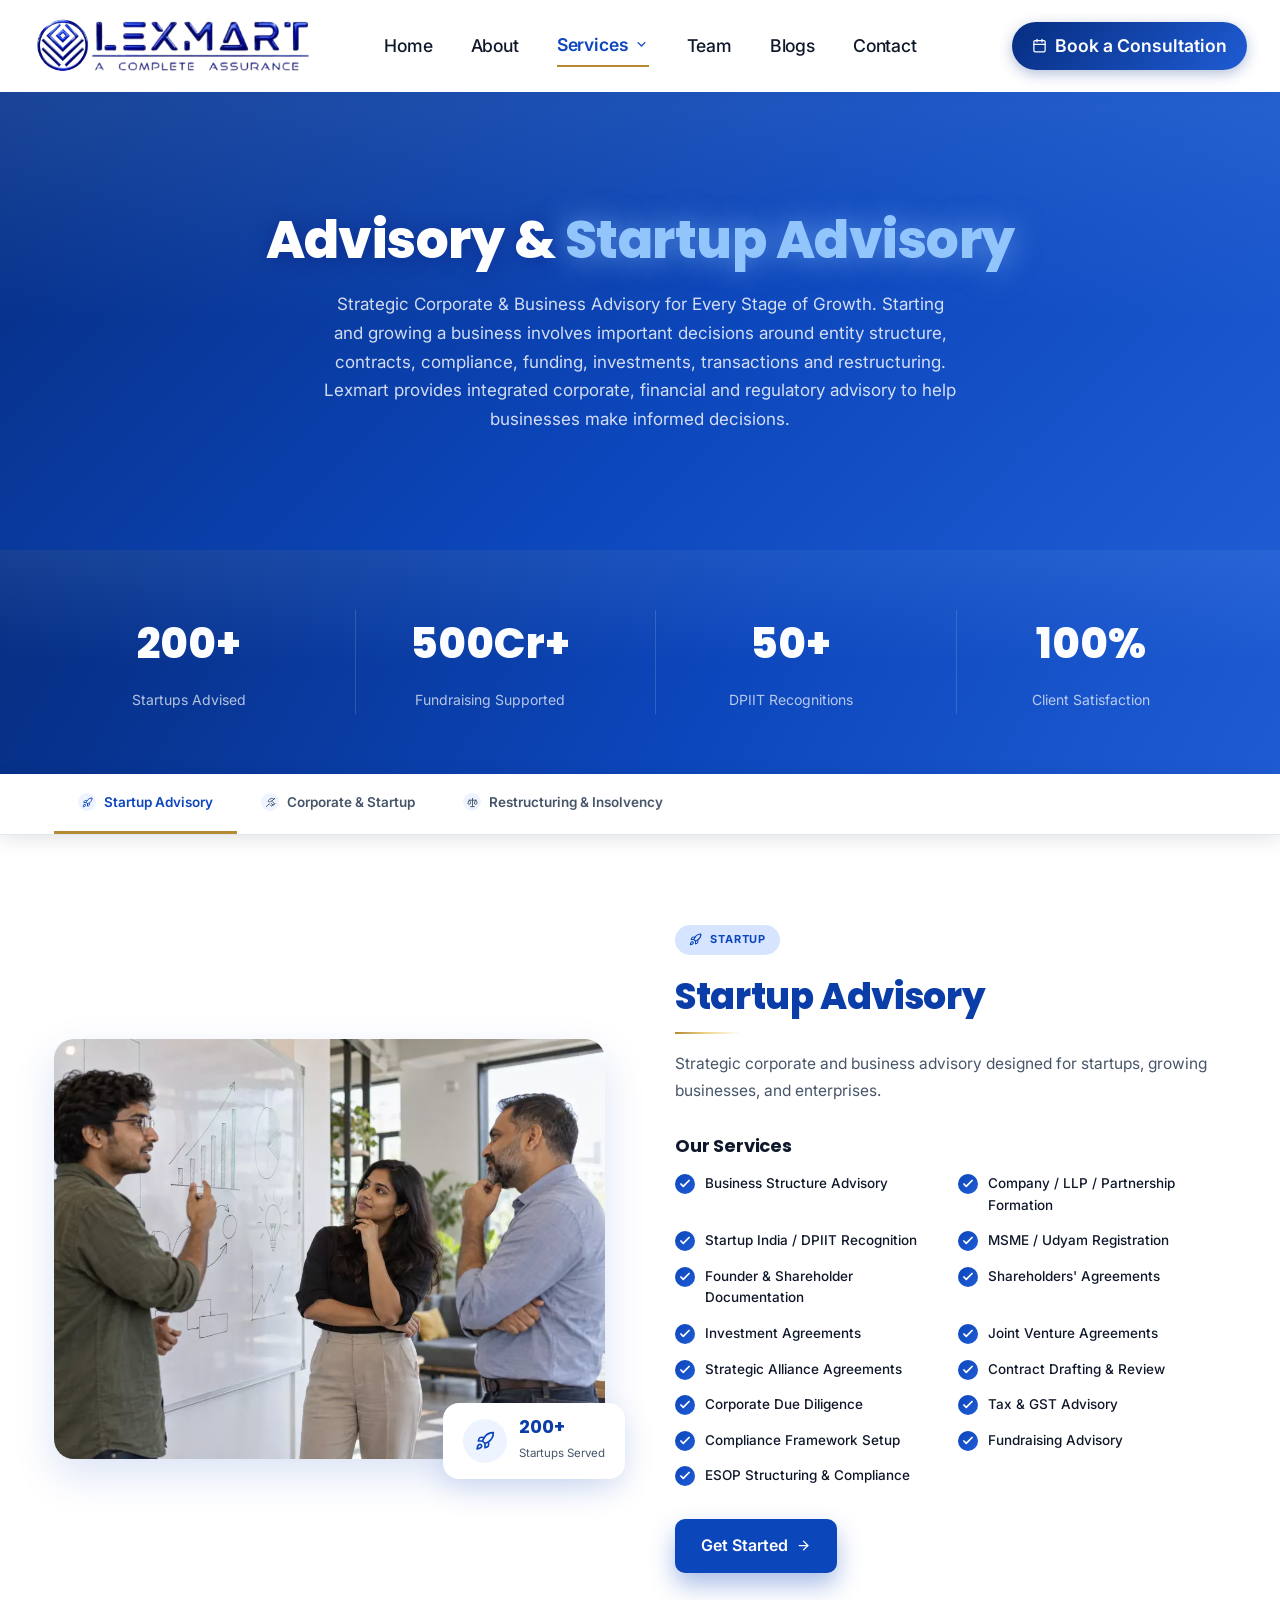
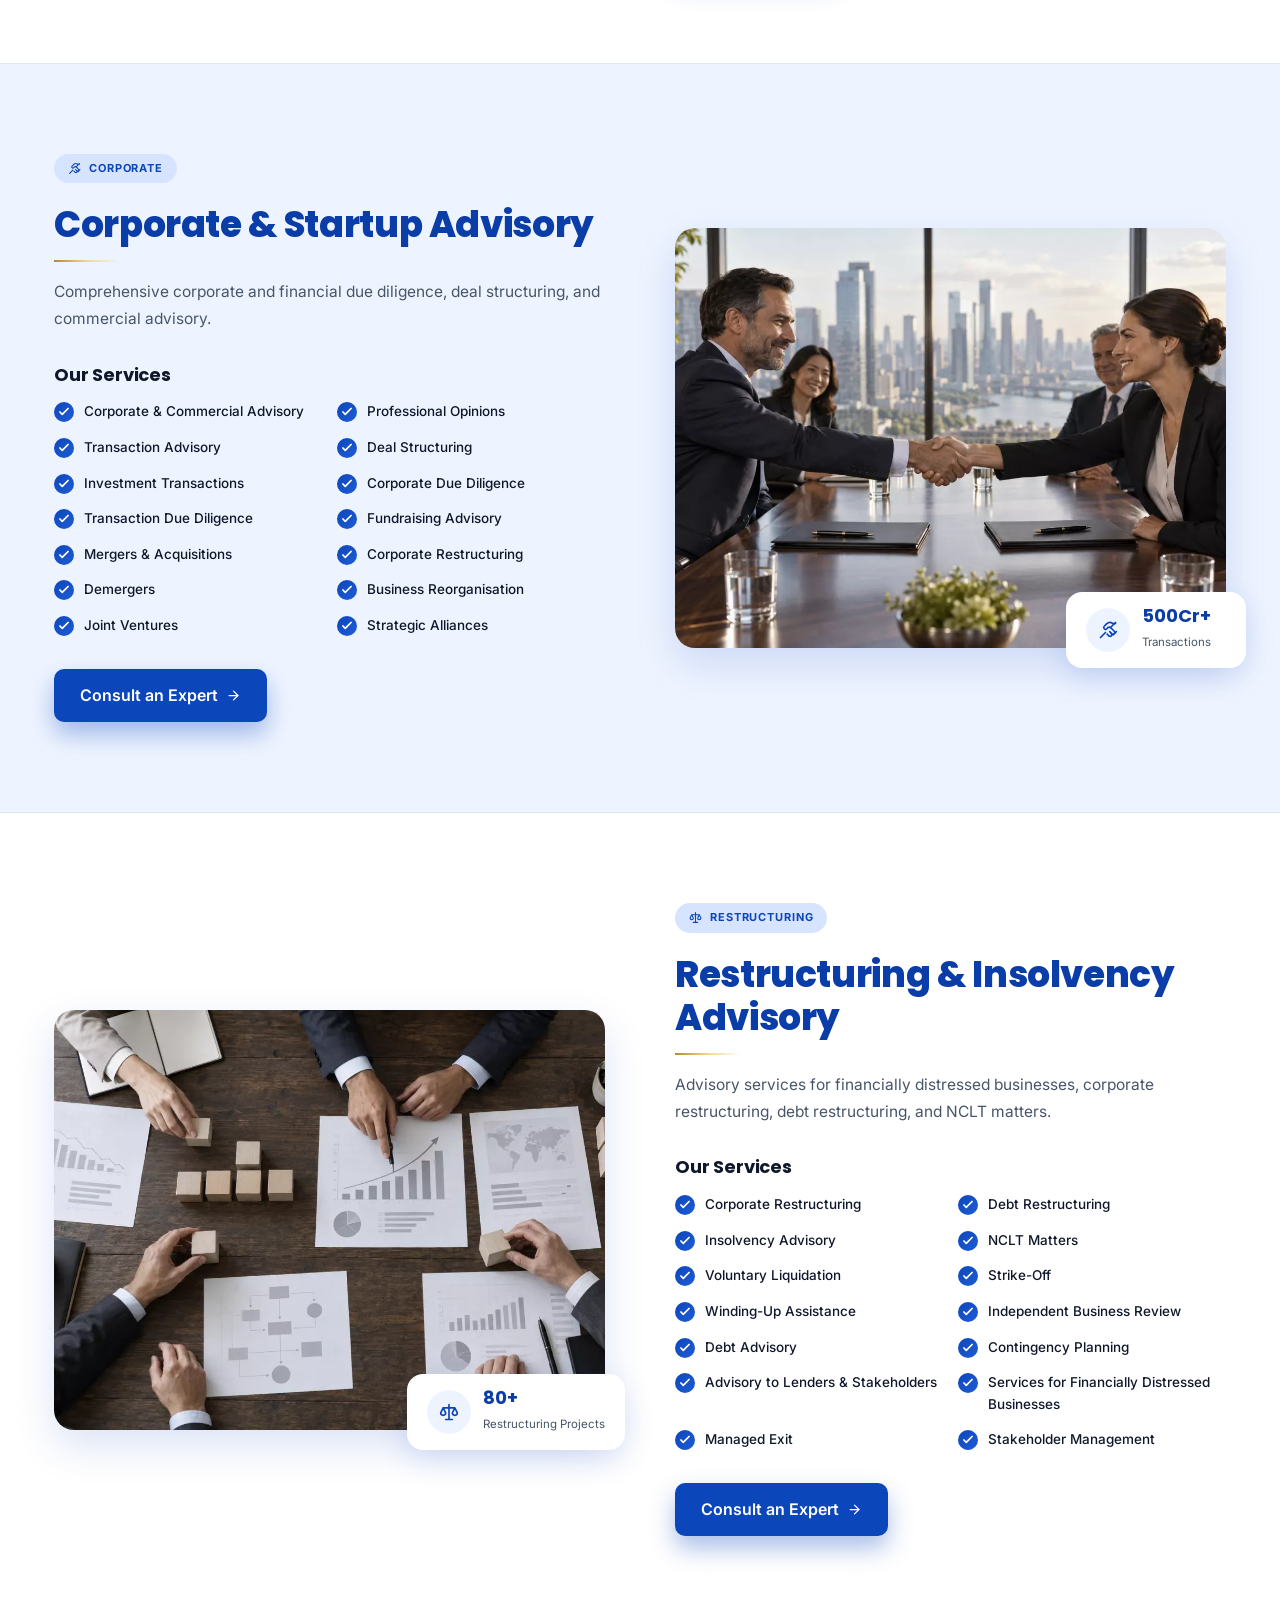
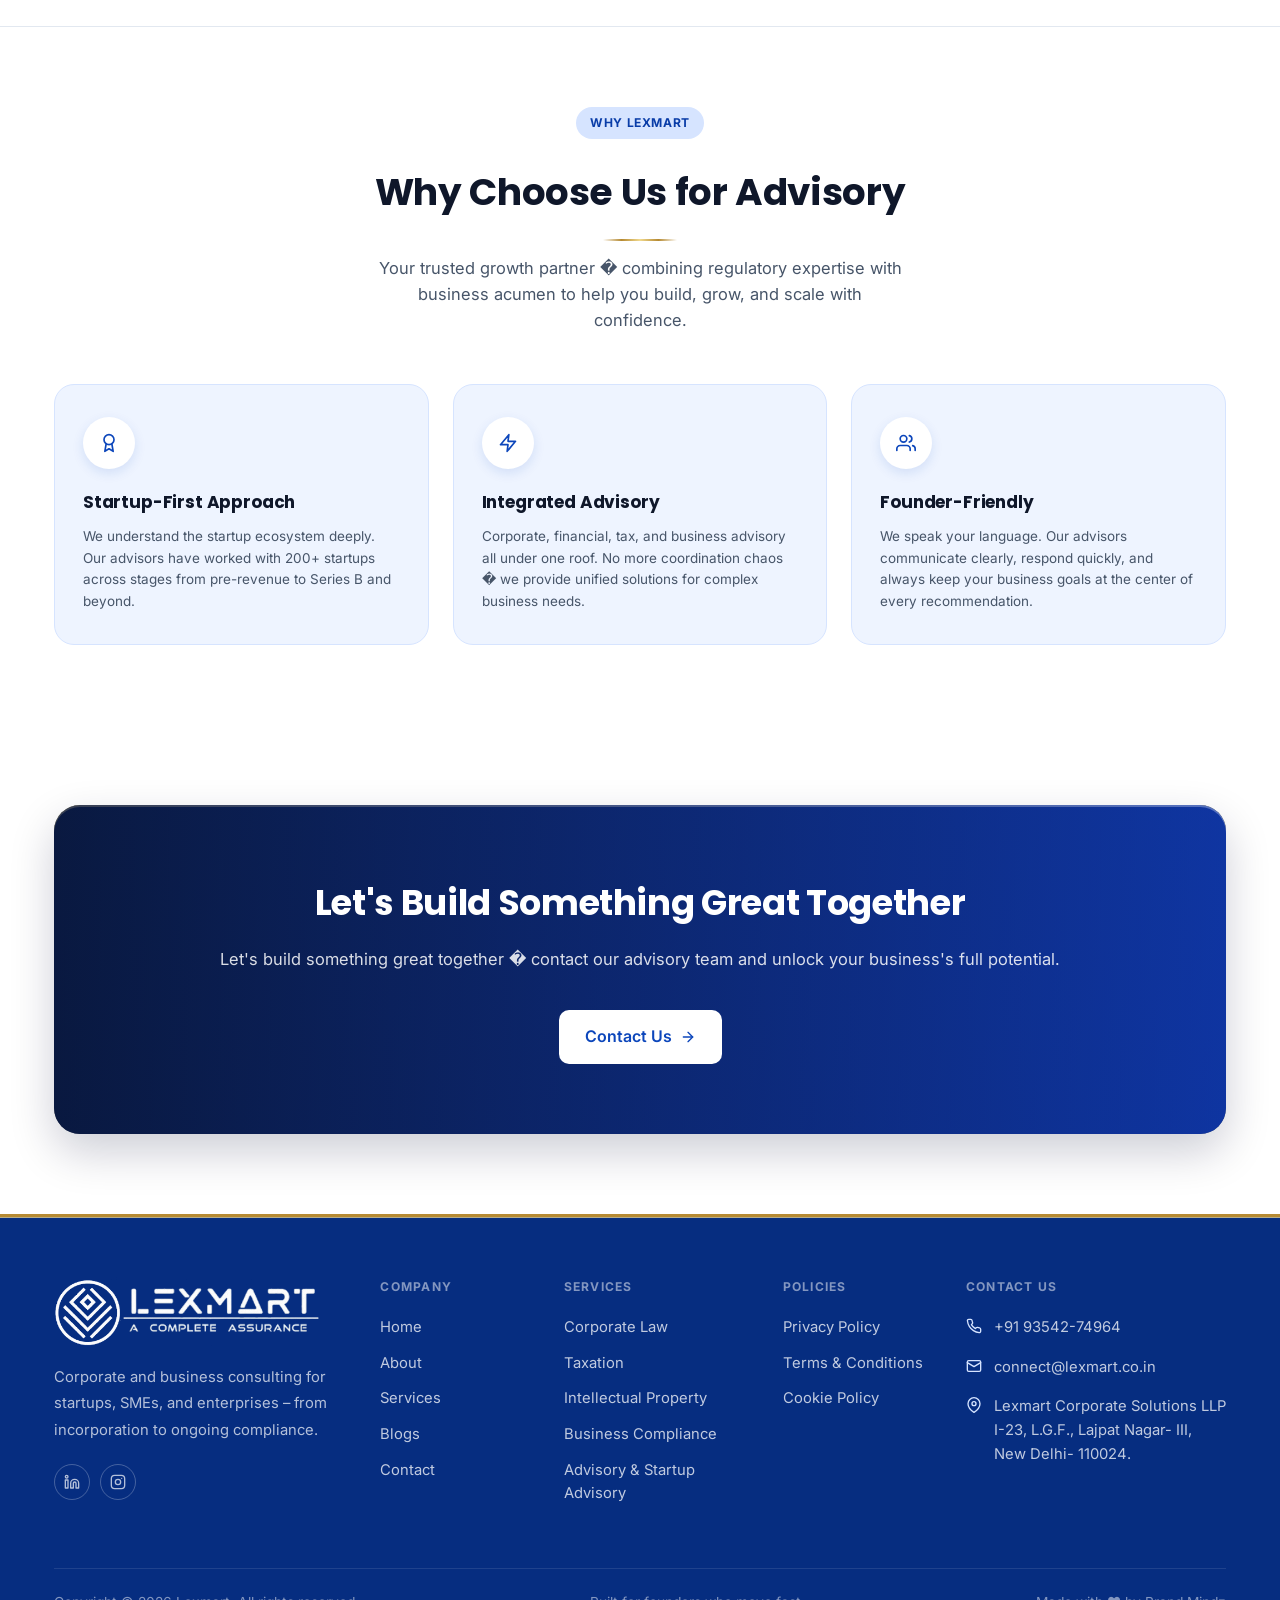
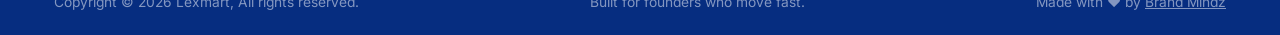
<file: service-advisory.html>
<!DOCTYPE html>
<html lang="en">
<head>
<meta charset="UTF-8">
<meta name="viewport" content="width=device-width, initial-scale=1.0">
<title>Advisory & Startup Advisory Services - Lexmart | Corporate & Business Advisors</title>
<link rel="icon" type="image/png" href="images/favioco.png">
<link rel="apple-touch-icon" href="images/favioco.png">
<meta name="description" content="Expert Advisory and Startup Advisory services including Business Strategy, Fundraising Advisory, Due Diligence, and Startup Support by Lexmart.">
<link rel="preconnect" href="https://fonts.googleapis.com">
<link href="https://fonts.googleapis.com/css2?family=Poppins:wght@500;600;700;800&family=Inter:wght@400;500;600;700&display=swap" rel="stylesheet">
<link rel="stylesheet" href="style.css?v=20260929.5">
<style>
  .sp-hero {
    background: linear-gradient(135deg, #062d80 0%, #0C46BB 55%, #1f5cd4 100%);
    padding: 120px 0 80px;
    position: relative; overflow: hidden;
  }
  /* Glossy sheen overlay */
  .sp-hero::after {
    content: ""; position: absolute; top: 0; left: 0; right: 0; height: 50%;
    background: linear-gradient(180deg, rgba(122,179,255,0.18) 0%, rgba(122,179,255,0) 100%);
    pointer-events: none; z-index: 1;
  }
  .sp-hero::before {
    content: ""; position: absolute; inset: 0;
    background: url('https://images.unsplash.com/photo-1521737604893-d14cc237f11d?auto=format&fit=crop&q=80&w=1800') center/cover no-repeat;
    opacity: 0.08; pointer-events: none;
  }
  .sp-hero-inner { position: relative; z-index: 2; text-align: center; }
  .sp-hero .breadcrumb { display: flex; align-items: center; justify-content: center; gap: 8px; font-size: 13px; color: rgba(255,255,255,0.6); margin-bottom: 20px; }
  .sp-hero .breadcrumb a { color: rgba(255,255,255,0.7); }
  .sp-hero .breadcrumb span { color: rgba(255,255,255,0.4); }
  .sp-hero h1 { font-family: 'Poppins',sans-serif; font-size: 52px; font-weight: 800; color: #fff; line-height: 1.15; margin-bottom: 20px; text-shadow: 0 2px 20px rgba(0,0,100,0.3); }
  .sp-hero h1 .accent { color: #93c5fd; text-shadow: 0 0 30px rgba(147,197,253,0.6); }
  .sp-hero p { font-size: 17px; color: rgba(255,255,255,0.82); max-width: 640px; margin: 0 auto 36px; line-height: 1.7; }
  .sp-hero-ctas { display: flex; gap: 14px; justify-content: center; flex-wrap: wrap; }

  .section-tabs-wrap { background: #fff; box-shadow: 0 4px 20px rgba(15,23,42,0.12); position: sticky; top: 72px; z-index: 40; border-bottom: 1px solid var(--border); }
  .section-tabs { display: flex; max-width: 1220px; margin: 0 auto; padding: 0 24px; overflow-x: auto; }
  .section-tabs::-webkit-scrollbar { display: none; }
  .section-tab { display: flex; align-items: center; gap: 8px; padding: 18px 24px; font-size: 13.5px; font-weight: 600; color: var(--ink-soft); cursor: pointer; white-space: nowrap; border-bottom: 3px solid transparent; transition: color .2s, border-color .2s; text-decoration: none; }
  .section-tab:hover { color: var(--blue-700); }
  .section-tab.active { color: var(--blue-700); border-bottom-color: var(--blue-700); }
  .section-tab .tab-icon { width: 18px; height: 18px; border-radius: 50%; background: var(--blue-50); display: flex; align-items: center; justify-content: center; flex-shrink: 0; }

  .svc-section { padding: 90px 0; border-bottom: 1px solid var(--border); scroll-margin-top: 140px; }
  .svc-section:nth-child(even) { background: var(--blue-50); }
  .svc-grid { display: grid; grid-template-columns: 1fr 1fr; gap: 70px; align-items: center; }
  .svc-grid.reverse { direction: rtl; }
  .svc-grid.reverse > * { direction: ltr; }
  .svc-img-wrap { position: relative; }
  .svc-img { width: 100%; height: 420px; border-radius: 20px; object-fit: cover; box-shadow: 0 16px 40px rgba(12,70,187,0.15); display: block; }
  .svc-img-badge { position: absolute; bottom: -20px; right: -20px; background: #fff; border-radius: 16px; padding: 14px 20px; box-shadow: 0 10px 30px rgba(12,70,187,0.15); display: flex; align-items: center; gap: 12px; min-width: 180px; }
  .svc-img-badge .ib-icon { width: 44px; height: 44px; border-radius: 50%; background: var(--blue-50); color: var(--blue-700); display: flex; align-items: center; justify-content: center; flex-shrink: 0; }
  .svc-img-badge strong { font-size: 18px; font-family: 'Poppins',sans-serif; color: var(--blue-800); display: block; line-height: 1.1; }
  .svc-img-badge span { font-size: 11.5px; color: var(--ink-soft); }
  .svc-content .sec-eyebrow { display: inline-flex; align-items: center; gap: 8px; background: var(--blue-100); color: var(--blue-700); font-size: 11px; font-weight: 700; letter-spacing: .08em; text-transform: uppercase; padding: 6px 14px; border-radius: 999px; margin-bottom: 20px; }
  .svc-content h2 { font-size: 36px; font-weight: 800; color: var(--blue-800); margin-bottom: 16px; line-height: 1.2; }
  .svc-content .svc-intro { font-size: 15.5px; color: var(--ink-soft); line-height: 1.75; margin-bottom: 28px; }
  .svc-features { display: grid; grid-template-columns: 1fr 1fr; gap: 14px; margin-bottom: 32px; }
  .svc-feat-item { display: flex; align-items: flex-start; gap: 10px; font-size: 13.5px; color: var(--ink); font-weight: 500; }
  .svc-feat-item .fi-dot { width: 20px; height: 20px; border-radius: 50%; background: var(--blue-50); color: var(--blue-700); display: flex; align-items: center; justify-content: center; flex-shrink: 0; margin-top: 1px; font-size: 13px; font-weight: 700; }
  .svc-actions { display: flex; gap: 14px; flex-wrap: wrap; }

  .why-section { padding: 80px 0; background: #fff; }
  .why-cards-grid { display: grid; grid-template-columns: repeat(3, 1fr); gap: 24px; margin-top: 50px; }
  .why-item { background: var(--blue-50); border: 1px solid var(--blue-100); border-radius: 20px; padding: 32px 28px; transition: all .3s ease; }
  .why-item:hover { background: var(--blue-700); border-color: var(--blue-700); transform: translateY(-4px); box-shadow: 0 20px 40px rgba(12,70,187,0.25); }
  .why-item:hover h3, .why-item:hover p { color: #fff; }
  .why-item .wi-icon { width: 52px; height: 52px; border-radius: 50%; background: #fff; color: var(--blue-700); display: flex; align-items: center; justify-content: center; margin-bottom: 20px; box-shadow: 0 4px 12px rgba(12,70,187,0.12); }
  .why-item:hover .wi-icon { background: rgba(255,255,255,0.2); color: #fff; }
  .why-item h3 { font-size: 17px; font-weight: 700; margin-bottom: 10px; color: var(--ink); }
  .why-item p { font-size: 13.5px; color: var(--ink-soft); line-height: 1.6; }

  /* Startup highlight strip */
  .startup-strip {
    background: linear-gradient(120deg, #062d80 0%, #0C46BB 55%, #1f5cd4 100%);
    padding: 60px 0;
    position: relative; overflow: hidden;
  }
  .startup-strip::before {
    content: "";
    position: absolute; top: 0; left: 0; right: 0; height: 50%;
    background: linear-gradient(180deg, rgba(122,179,255,0.15) 0%, rgba(122,179,255,0) 100%);
    pointer-events: none;
  }
  .startup-strip-inner {
    display: grid;
    grid-template-columns: repeat(4, 1fr);
    gap: 30px;
    text-align: center;
  }
  .strip-stat strong {
    display: block;
    font-family: 'Poppins',sans-serif;
    font-size: 42px; font-weight: 800;
    color: #fff;
    margin-bottom: 8px;
  }
  .strip-stat span {
    font-size: 14px;
    color: rgba(255,255,255,0.7);
  }
  .strip-divider { border-left: 1px solid rgba(255,255,255,0.15); }

  .sp-cta-section { padding: 80px 0; }

  @media (max-width: 900px) {
    .sp-hero h1 { font-size: 34px; }
    .svc-grid, .svc-grid.reverse { grid-template-columns: 1fr; direction: ltr; gap: 36px; }
    .svc-img { height: 260px; }
    .svc-img-badge { bottom: 10px; right: 10px; }
    .why-cards-grid { grid-template-columns: 1fr; }
    .svc-features { grid-template-columns: 1fr; }
    .startup-strip-inner { grid-template-columns: repeat(2,1fr); }
    .strip-divider { border-left: none; }
    .section-tab { padding: 14px 16px; font-size: 12.5px; }
  }
</style>
</head>
<body>

<svg width="0" height="0" style="position:absolute">
<defs>
  <symbol id="i-rocket" viewBox="0 0 24 24"><path d="M4.5 16.5c-1.5 1.26-2 5-2 5s3.74-.5 5-2c.71-.84.7-2.13-.09-2.91a2.18 2.18 0 0 0-2.91-.09z"/><path d="M12 15l-3-3a22 22 0 0 1 2-3.95A12.88 12.88 0 0 1 22 2c0 2.72-.78 7.5-6 11a22.35 22.35 0 0 1-4 2z"/><path d="M9 12H4s.55-3.03 2-4c1.62-1.08 5 0 5 0"/><path d="M12 15v5s3.03-.55 4-2c1.08-1.62 0-5 0-5"/></symbol>
  <symbol id="i-arrow" viewBox="0 0 24 24"><line x1="5" y1="12" x2="19" y2="12"/><polyline points="12 5 19 12 12 19"/></symbol>
  <symbol id="i-chevron" viewBox="0 0 24 24"><polyline points="6 9 12 15 18 9"/></symbol>
  <symbol id="i-calendar" viewBox="0 0 24 24"><rect x="3" y="4" width="18" height="18" rx="2"/><line x1="16" y1="2" x2="16" y2="6"/><line x1="8" y1="2" x2="8" y2="6"/><line x1="3" y1="10" x2="21" y2="10"/></symbol>
  <symbol id="i-phone" viewBox="0 0 24 24"><path d="M22 16.92v3a2 2 0 0 1-2.18 2 19.79 19.79 0 0 1-8.63-3.07 19.5 19.5 0 0 1-6-6 19.79 19.79 0 0 1-3.07-8.67A2 2 0 0 1 4.11 2h3a2 2 0 0 1 2 1.72c.127.96.362 1.903.7 2.81a2 2 0 0 1-.45 2.11L8.09 9.91a16 16 0 0 0 6 6l1.27-1.27a2 2 0 0 1 2.11-.45c.907.338 1.85.573 2.81.7A2 2 0 0 1 22 16.92z"/></symbol>
  <symbol id="i-mail" viewBox="0 0 24 24"><rect x="2" y="4" width="20" height="16" rx="2"/><path d="m2 7 10 6 10-6"/></symbol>
  <symbol id="i-pin" viewBox="0 0 24 24"><path d="M21 10c0 7-9 13-9 13s-9-6-9-13a9 9 0 0 1 18 0z"/><circle cx="12" cy="10" r="3"/></symbol>
  <symbol id="i-linkedin" viewBox="0 0 24 24"><path d="M16 8a6 6 0 0 1 6 6v7h-4v-7a2 2 0 0 0-2-2 2 2 0 0 0-2 2v7h-4v-7a6 6 0 0 1 6-6z"/><rect x="2" y="9" width="4" height="12"/><circle cx="4" cy="4" r="2"/></symbol>
  <symbol id="i-twitter" viewBox="0 0 24 24"><path d="M23 3a10.9 10.9 0 0 1-3.14 1.53 4.48 4.48 0 0 0-7.86 3v1A10.66 10.66 0 0 1 3 4s-4 9 5 13a11.64 11.64 0 0 1-7 2c9 5 20 0 20-11.5a4.5 4.5 0 0 0-.08-.83A7.72 7.72 0 0 0 23 3z"/></symbol>
  <symbol id="i-facebook" viewBox="0 0 24 24"><path d="M18 2h-3a5 5 0 0 0-5 5v3H7v4h3v8h4v-8h3l1-4h-4V7a1 1 0 0 1 1-1h3z"/></symbol>
  <symbol id="i-instagram" viewBox="0 0 24 24"><rect x="2" y="2" width="20" height="20" rx="5"/><circle cx="12" cy="12" r="4"/><circle cx="17.5" cy="6.5" r="1" fill="currentColor" stroke="none"/></symbol>
  <symbol id="i-shield" viewBox="0 0 24 24"><path d="M12 2 4 5v6c0 5 3.5 9 8 11 4.5-2 8-6 8-11V5Z"/><path d="m9 12 2 2 4-4"/></symbol>
  <symbol id="i-doc" viewBox="0 0 24 24"><path d="M14 2H6a2 2 0 0 0-2 2v16a2 2 0 0 0 2 2h12a2 2 0 0 0 2-2V8z"/><polyline points="14 2 14 8 20 8"/></symbol>
  <symbol id="i-award" viewBox="0 0 24 24"><circle cx="12" cy="8" r="6"/><path d="M15.5 13.5 17 22l-5-3-5 3 1.5-8.5"/></symbol>
  <symbol id="i-zap" viewBox="0 0 24 24"><polygon points="13 2 3 14 12 14 11 22 21 10 12 10 13 2"/></symbol>
  <symbol id="i-lock" viewBox="0 0 24 24"><rect x="3" y="11" width="18" height="11" rx="2"/><path d="M7 11V7a5 5 0 0 1 10 0v4"/></symbol>
  <symbol id="i-users" viewBox="0 0 24 24"><path d="M17 21v-2a4 4 0 0 0-4-4H5a4 4 0 0 0-4 4v2"/><circle cx="9" cy="7" r="4"/><path d="M23 21v-2a4 4 0 0 0-3-3.87M16 3.13a4 4 0 0 1 0 7.75"/></symbol>
  <symbol id="i-rupee" viewBox="0 0 24 24"><path d="M7 4h10M7 9h10M7 4c4 0 6 2 6 4.5S11 13 7 13l7 8"/></symbol>
  <symbol id="i-bulb" viewBox="0 0 24 24"><path d="M9 18h6M10 22h4M12 2a7 7 0 0 0-4 12.7c.6.5 1 1.2 1 2.05V17h6v-.25c0-.85.4-1.55 1-2.05A7 7 0 0 0 12 2Z"/></symbol>
  <symbol id="i-handshake" viewBox="0 0 24 24"><path d="m11 17 2 2a1 1 0 1 0 3-3"/><path d="m14 14 2.5 2.5a1 1 0 1 0 3-3l-3.88-3.88a3 3 0 0 0-4.24 0l-.88.88a1 1 0 1 1-3-3l2.81-2.81a5.79 5.79 0 0 1 7.06-.87l.47.28a2 2 0 0 0 1.42.25L21 4"/><path d="m21 3-6 6"/><path d="m22 14-4 4"/><path d="m3 21 6-6"/></symbol>
<symbol id="i-building" viewBox="0 0 24 24"><rect x="4" y="3" width="16" height="18" rx="1"/><path d="M9 21v-4h6v4M9 8h1M14 8h1M9 12h1M14 12h1M9 16h1M14 16h1"/></symbol>
  <symbol id="i-scale" viewBox="0 0 24 24"><path d="M12 3v18M5 7h14M5 7 2 13a3 3 0 0 0 6 0zM19 7l-3 6a3 3 0 0 0 6 0zM8 21h8"/></symbol>
</defs>
</svg>

<div id="site-header"></div>
<script src="header.js?v=20260907.2" defer></script>

<section class="sp-hero">
  <div class="container sp-hero-inner">
  
    <h1>Advisory & <span class="accent">Startup Advisory</span></h1>
    <p>Strategic Corporate & Business Advisory for Every Stage of Growth. Starting and growing a business involves important decisions around entity structure, contracts, compliance, funding, investments, transactions and restructuring. Lexmart provides integrated corporate, financial and regulatory advisory to help businesses make informed decisions.</p>
    <!-- <div class="sp-hero-ctas">
      <a href="#startup-legal" class="btn btn-outline" style="color:#fff;border-color:rgba(255,255,255,0.4);">Explore Sections <svg class="icon" style="width:16px;height:16px;"><use href="#i-chevron"/></svg></a>
    </div> -->
  </div>
</section>

<!-- Startup Stats Strip -->
<div class="startup-strip">
  <div class="container">
    <div class="startup-strip-inner">
      <div class="strip-stat">
        <strong>200+</strong>
        <span>Startups Advised</span>
      </div>
      <div class="strip-stat strip-divider">
        <strong>500Cr+</strong>
        <span>Fundraising Supported</span>
      </div>
      <div class="strip-stat strip-divider">
        <strong>50+</strong>
        <span>DPIIT Recognitions</span>
      </div>
      <div class="strip-stat strip-divider">
        <strong>100%</strong>
        <span>Client Satisfaction</span>
      </div>
    </div>
  </div>
</div>

<div class="section-tabs-wrap">
  <div class="section-tabs">
    <a href="#startup-advisory" class="section-tab active" id="tab-sa"><span class="tab-icon"><svg class="icon" style="width:11px;height:11px;"><use href="#i-rocket"/></svg></span>Startup Advisory</a>
    <a href="#corporate-transaction" class="section-tab" id="tab-ct"><span class="tab-icon"><svg class="icon" style="width:11px;height:11px;"><use href="#i-handshake"/></svg></span>Corporate & Startup</a>
    <a href="#restructuring-insolvency" class="section-tab" id="tab-ri"><span class="tab-icon"><svg class="icon" style="width:11px;height:11px;"><use href="#i-scale"/></svg></span>Restructuring & Insolvency</a>
  </div>
</div>

<!-- Section 1: Startup Advisory -->
<section class="svc-section" id="startup-advisory">
  <div class="container">
    <div class="svc-grid">
      <div class="svc-img-wrap">
        <img src="images/services/startup-advisory.webp" alt="Startup Advisory" class="svc-img" loading="lazy">
        <div class="svc-img-badge">
          <div class="ib-icon"><svg class="icon"><use href="#i-rocket"/></svg></div>
          <div><strong>200+</strong><span>Startups Served</span></div>
        </div>
      </div>
      <div class="svc-content">
        <span class="sec-eyebrow"><svg class="icon" style="width:13px;height:13px;"><use href="#i-rocket"/></svg> Startup</span>
        <h2>Startup Advisory</h2>
        <p class="svc-intro">Strategic corporate and business advisory designed for startups, growing businesses, and enterprises.</p>
        <h3 style="font-size: 18px; margin-bottom: 12px;">Our Services</h3>
        <div class="svc-features">
          <div class="svc-feat-item"><span class="fi-dot" aria-hidden="true"></span> Business Structure Advisory</div>
          <div class="svc-feat-item"><span class="fi-dot" aria-hidden="true"></span> Company / LLP / Partnership Formation</div>
          <div class="svc-feat-item"><span class="fi-dot" aria-hidden="true"></span> Startup India / DPIIT Recognition</div>
          <div class="svc-feat-item"><span class="fi-dot" aria-hidden="true"></span> MSME / Udyam Registration</div>
          <div class="svc-feat-item"><span class="fi-dot" aria-hidden="true"></span> Founder & Shareholder Documentation</div>
          <div class="svc-feat-item"><span class="fi-dot" aria-hidden="true"></span> Shareholders' Agreements</div>
          <div class="svc-feat-item"><span class="fi-dot" aria-hidden="true"></span> Investment Agreements</div>
          <div class="svc-feat-item"><span class="fi-dot" aria-hidden="true"></span> Joint Venture Agreements</div>
          <div class="svc-feat-item"><span class="fi-dot" aria-hidden="true"></span> Strategic Alliance Agreements</div>
          <div class="svc-feat-item"><span class="fi-dot" aria-hidden="true"></span> Contract Drafting & Review</div>
          <div class="svc-feat-item"><span class="fi-dot" aria-hidden="true"></span> Corporate Due Diligence</div>
          <div class="svc-feat-item"><span class="fi-dot" aria-hidden="true"></span> Tax & GST Advisory</div>
          <div class="svc-feat-item"><span class="fi-dot" aria-hidden="true"></span> Compliance Framework Setup</div>
          <div class="svc-feat-item"><span class="fi-dot" aria-hidden="true"></span> Fundraising Advisory</div>
          <div class="svc-feat-item"><span class="fi-dot" aria-hidden="true"></span> ESOP Structuring & Compliance</div>
        </div>
        <div class="svc-actions">
         <a
  class="btn btn-primary"
  id="sa-consult"
  href="https://wa.me/919354274964?text=Hello%20Lexmart%2C%20I%20am%20interested%20in%20Startup%20Advisory%20Services.%20I%20would%20like%20assistance%20with%20business%20structure%20advisory%2C%20company%2FLLP%2Fpartnership%20formation%2C%20Startup%20India%2FDPIIT%20recognition%2C%20MSME%2FUdyam%20registration%2C%20founder%20and%20shareholder%20documentation%2C%20shareholders%20agreements%2C%20investment%20agreements%2C%20joint%20ventures%2C%20contract%20drafting%20and%20review%2C%20due%20diligence%2C%20tax%20and%20GST%20advisory%2C%20compliance%20framework%20setup%2C%20fundraising%20advisory%2C%20or%20ESOP%20structuring%20and%20compliance.%20Please%20guide%20me."
  target="_blank"
  rel="noopener noreferrer"
>
  Get Started
  <svg class="icon" style="width:15px;height:15px;">
    <use href="#i-arrow"/>
  </svg>
</a>
        </div>
      </div>
    </div>
  </div>
</section>

<!-- Section 2: Corporate & Startup Advisory -->
<section class="svc-section" id="corporate-transaction">
  <div class="container">
    <div class="svc-grid reverse">
      <div class="svc-img-wrap">
        <img src="images/services/corporate-transactions.webp" alt="Corporate & Transaction Advisory" class="svc-img" loading="lazy">
        <div class="svc-img-badge">
          <div class="ib-icon"><svg class="icon"><use href="#i-handshake"/></svg></div>
          <div><strong>500Cr+</strong><span>Transactions</span></div>
        </div>
      </div>
      <div class="svc-content">
        <span class="sec-eyebrow"><svg class="icon" style="width:13px;height:13px;"><use href="#i-handshake"/></svg> Corporate</span>
        <h2>Corporate & Startup Advisory</h2>
        <p class="svc-intro">Comprehensive corporate and financial due diligence, deal structuring, and commercial advisory.</p>
        <h3 style="font-size: 18px; margin-bottom: 12px;">Our Services</h3>
        <div class="svc-features">
          <div class="svc-feat-item"><span class="fi-dot" aria-hidden="true"></span> Corporate & Commercial Advisory</div>
          <div class="svc-feat-item"><span class="fi-dot" aria-hidden="true"></span> Professional Opinions</div>
          <div class="svc-feat-item"><span class="fi-dot" aria-hidden="true"></span> Transaction Advisory</div>
          <div class="svc-feat-item"><span class="fi-dot" aria-hidden="true"></span> Deal Structuring</div>
          <div class="svc-feat-item"><span class="fi-dot" aria-hidden="true"></span> Investment Transactions</div>
          <div class="svc-feat-item"><span class="fi-dot" aria-hidden="true"></span> Corporate Due Diligence</div>
          <div class="svc-feat-item"><span class="fi-dot" aria-hidden="true"></span> Transaction Due Diligence</div>
          <div class="svc-feat-item"><span class="fi-dot" aria-hidden="true"></span> Fundraising Advisory</div>
          <div class="svc-feat-item"><span class="fi-dot" aria-hidden="true"></span> Mergers & Acquisitions</div>
          <div class="svc-feat-item"><span class="fi-dot" aria-hidden="true"></span> Corporate Restructuring</div>
          <div class="svc-feat-item"><span class="fi-dot" aria-hidden="true"></span> Demergers</div>
          <div class="svc-feat-item"><span class="fi-dot" aria-hidden="true"></span> Business Reorganisation</div>
          <div class="svc-feat-item"><span class="fi-dot" aria-hidden="true"></span> Joint Ventures</div>
          <div class="svc-feat-item"><span class="fi-dot" aria-hidden="true"></span> Strategic Alliances</div>
        </div>
        <div class="svc-actions">
          <a
  class="btn btn-primary"
  id="ct-consult"
  href="https://wa.me/919354274964?text=Hello%20Lexmart%2C%20I%20would%20like%20to%20consult%20an%20expert%20regarding%20Corporate%20and%20Transaction%20Advisory.%20I%20need%20assistance%20with%20corporate%20and%20commercial%20advisory%2C%20professional%20opinions%2C%20transaction%20advisory%2C%20deal%20structuring%2C%20investment%20transactions%2C%20corporate%20or%20transaction%20due%20diligence%2C%20fundraising%20advisory%2C%20mergers%20and%20acquisitions%2C%20corporate%20restructuring%2C%20demergers%2C%20business%20reorganisation%2C%20joint%20ventures%2C%20or%20strategic%20alliances.%20Please%20guide%20me."
  target="_blank"
  rel="noopener noreferrer"
>
  Consult an Expert
  <svg class="icon" style="width:15px;height:15px;">
    <use href="#i-arrow"/>
  </svg>
</a>
        </div>
      </div>
    </div>
  </div>
</section>

<!-- Section 3: Restructuring & Insolvency Advisory -->
<section class="svc-section" id="restructuring-insolvency">
  <div class="container">
    <div class="svc-grid">
      <div class="svc-img-wrap">
        <img src="images/services/restructuring-insolvency.webp" alt="Restructuring & Insolvency" class="svc-img" loading="lazy">
        <div class="svc-img-badge">
          <div class="ib-icon"><svg class="icon"><use href="#i-scale"/></svg></div>
          <div><strong>80+</strong><span>Restructuring Projects</span></div>
        </div>
      </div>
      <div class="svc-content">
        <span class="sec-eyebrow"><svg class="icon" style="width:13px;height:13px;"><use href="#i-scale"/></svg> Restructuring</span>
        <h2>Restructuring & Insolvency Advisory</h2>
        <p class="svc-intro">Advisory services for financially distressed businesses, corporate restructuring, debt restructuring, and NCLT matters.</p>
        <h3 style="font-size: 18px; margin-bottom: 12px;">Our Services</h3>
        <div class="svc-features">
          <div class="svc-feat-item"><span class="fi-dot" aria-hidden="true"></span> Corporate Restructuring</div>
          <div class="svc-feat-item"><span class="fi-dot" aria-hidden="true"></span> Debt Restructuring</div>
          <div class="svc-feat-item"><span class="fi-dot" aria-hidden="true"></span> Insolvency Advisory</div>
          <div class="svc-feat-item"><span class="fi-dot" aria-hidden="true"></span> NCLT Matters</div>
          <div class="svc-feat-item"><span class="fi-dot" aria-hidden="true"></span> Voluntary Liquidation</div>
          <div class="svc-feat-item"><span class="fi-dot" aria-hidden="true"></span> Strike-Off</div>
          <div class="svc-feat-item"><span class="fi-dot" aria-hidden="true"></span> Winding-Up Assistance</div>
          <div class="svc-feat-item"><span class="fi-dot" aria-hidden="true"></span> Independent Business Review</div>
          <div class="svc-feat-item"><span class="fi-dot" aria-hidden="true"></span> Debt Advisory</div>
          <div class="svc-feat-item"><span class="fi-dot" aria-hidden="true"></span> Contingency Planning</div>
          <div class="svc-feat-item"><span class="fi-dot" aria-hidden="true"></span> Advisory to Lenders & Stakeholders</div>
          <div class="svc-feat-item"><span class="fi-dot" aria-hidden="true"></span> Services for Financially Distressed Businesses</div>
          <div class="svc-feat-item"><span class="fi-dot" aria-hidden="true"></span> Managed Exit</div>
          <div class="svc-feat-item"><span class="fi-dot" aria-hidden="true"></span> Stakeholder Management</div>
        </div>
        <div class="svc-actions">
          <a
  class="btn btn-primary"
  id="ri-consult"
  href="https://wa.me/919354274964?text=Hello%20Lexmart%2C%20I%20would%20like%20to%20consult%20an%20expert%20regarding%20Restructuring%20and%20Insolvency%20Advisory.%20I%20need%20assistance%20with%20corporate%20restructuring%2C%20debt%20restructuring%2C%20insolvency%20advisory%2C%20NCLT%20matters%2C%20voluntary%20liquidation%2C%20strike-off%2C%20winding-up%20assistance%2C%20independent%20business%20review%2C%20debt%20advisory%2C%20contingency%20planning%2C%20advisory%20to%20lenders%20and%20stakeholders%2C%20support%20for%20financially%20distressed%20businesses%2C%20managed%20exit%2C%20or%20stakeholder%20management.%20Please%20guide%20me."
  target="_blank"
  rel="noopener noreferrer"
>
  Consult an Expert
  <svg class="icon" style="width:15px;height:15px;">
    <use href="#i-arrow"/>
  </svg>
</a>
        </div>
      </div>
    </div>
  </div>
</section>

<!-- Why Choose -->
<section class="why-section">
  <div class="container">
    <div class="center">
      <span class="eyebrow">Why Lexmart</span>
      <h2 class="section-title">Why Choose Us for Advisory</h2>
      <p class="section-sub">Your trusted growth partner � combining regulatory expertise with business acumen to help you build, grow, and scale with confidence.</p>
    </div>
    <div class="why-cards-grid">
      <div class="why-item">
        <div class="wi-icon"><svg class="icon"><use href="#i-award"/></svg></div>
        <h3>Startup-First Approach</h3>
        <p>We understand the startup ecosystem deeply. Our advisors have worked with 200+ startups across stages from pre-revenue to Series B and beyond.</p>
      </div>
      <div class="why-item">
        <div class="wi-icon"><svg class="icon"><use href="#i-zap"/></svg></div>
        <h3>Integrated Advisory</h3>
        <p>Corporate, financial, tax, and business advisory all under one roof. No more coordination chaos � we provide unified solutions for complex business needs.</p>
      </div>
      <div class="why-item">
        <div class="wi-icon"><svg class="icon"><use href="#i-users"/></svg></div>
        <h3>Founder-Friendly</h3>
        <p>We speak your language. Our advisors communicate clearly, respond quickly, and always keep your business goals at the center of every recommendation.</p>
      </div>
    </div>
  </div>
</section>

<section class="sp-cta-section">
  <div class="container">
    <div class="cta-banner">
      <h2>Let's Build Something Great Together</h2>
      <p>Let's build something great together � contact our advisory team and unlock your business's full potential.</p>
      <a href="contact.html" class="btn btn-white" id="cta-final-btn" style="margin-top:10px;">Contact Us <svg class="icon" style="width:16px;height:16px;"><use href="#i-arrow"/></svg></a>
    </div>
  </div>
</section>

  <footer>
    <div class="container">
      <div class="footer-grid">
        <!-- Brand -->
        <div>
          <a href="index.html" class="footer-logo" style="text-decoration: none;">
            <img src="images/white_logo_footer.png" alt="Lexmart Logo"
              style="height:140px; width:auto; object-fit:contain; border-radius:8px;">
          </a>
          <p>Corporate and business consulting for startups, SMEs, and enterprises &ndash; from incorporation to ongoing compliance.</p>
          <div class="social-row">
            <a class="social-circle" href="https://www.linkedin.com/company/90358388/admin/dashboard/" target="_blank" rel="noopener noreferrer" aria-label="Follow Lexmart on LinkedIn"><svg class="icon" style="width:16px;height:16px;"><use href="#i-linkedin" /></svg></a>
            <a class="social-circle" href="https://www.instagram.com/lexmartcorporatesolution_15/?hl=en" target="_blank" rel="noopener noreferrer" aria-label="Follow Lexmart on Instagram"><svg class="icon" style="width:16px;height:16px;"><use href="#i-instagram" /></svg></a>
          </div>
        </div>
        <!-- Company -->
        <div>
          <h4>Company</h4>
          <ul>
            <li><a href="index.html">Home</a></li>
            <li><a href="about.html">About</a></li>
            <li><a href="service-corporate-law.html">Services</a></li>
            <li><a href="blogs.html">Blogs</a></li>
            <li><a href="contact.html">Contact</a></li>
          </ul>
        </div>
        <!-- Services -->
        <div>
          <h4>Services</h4>
          <ul>
            <li><a href="service-corporate-law.html">Corporate Law</a></li>
            <li><a href="service-taxation.html">Taxation</a></li>
            <li><a href="service-intellectual-property.html">Intellectual Property</a></li>
            <li><a href="service-business-compliance.html">Business Compliance</a></li>
            <li><a href="service-advisory.html">Advisory &amp; Startup Advisory</a></li>
          </ul>
        </div>
        <!-- Policies -->
        <div>
          <h4>Policies</h4>
          <ul>
            <li><a href="privacy-policy.html">Privacy Policy</a></li>
            <li><a href="terms-conditions.html">Terms &amp; Conditions</a></li>
            <li><a href="cookie-policy.html">Cookie Policy</a></li>
          </ul>
        </div>
        <!-- Contact -->
        <div>
          <h4>Contact Us</h4>
          <ul class="contact-list">
            <li><svg class="icon">
                <use href="#i-phone" />
              </svg><span><a href="tel:+919354274964">+91 93542-74964</a></span></li>
            <li><svg class="icon">
                <use href="#i-mail" />
              </svg><span><a href="mailto:connect@lexmart.co.in">connect@lexmart.co.in</a></span></li>
            <li><svg class="icon">
                <use href="#i-pin" />
              </svg><span><span style="white-space:nowrap;">Lexmart Corporate Solutions LLP</span><br>I-23, L.G.F., Lajpat Nagar- III,<br>New Delhi- 110024.</span></li>
          </ul>
        </div>
      </div>
      <div class="footer-bottom">
        <span>Copyright &copy; 2026 Lexmart, All rights reserved.</span>
        <span>Built for founders who move fast.</span>
        <span>Made with ❤️ by <a href="https://brandmindz.com/" target="_blank" rel="noopener" style="color: inherit; text-decoration: underline;">Brand Mindz</a></span>
      </div>
    </div>
  </footer>

<script>
  const sections = ['startup-advisory','corporate-transaction','restructuring-insolvency'];
  const tabs = {'startup-advisory':'tab-sa','corporate-transaction':'tab-ct','restructuring-insolvency':'tab-ri'};
  window.addEventListener('scroll', () => {
    let current = sections[0];
    sections.forEach(id => { const el = document.getElementById(id); if (el && el.getBoundingClientRect().top <= 200) current = id; });
    document.querySelectorAll('.section-tab').forEach(t => t.classList.remove('active'));
    const activeTab = document.getElementById(tabs[current]);
    if (activeTab) activeTab.classList.add('active');
  });
</script>
</body>
</html>
</file>
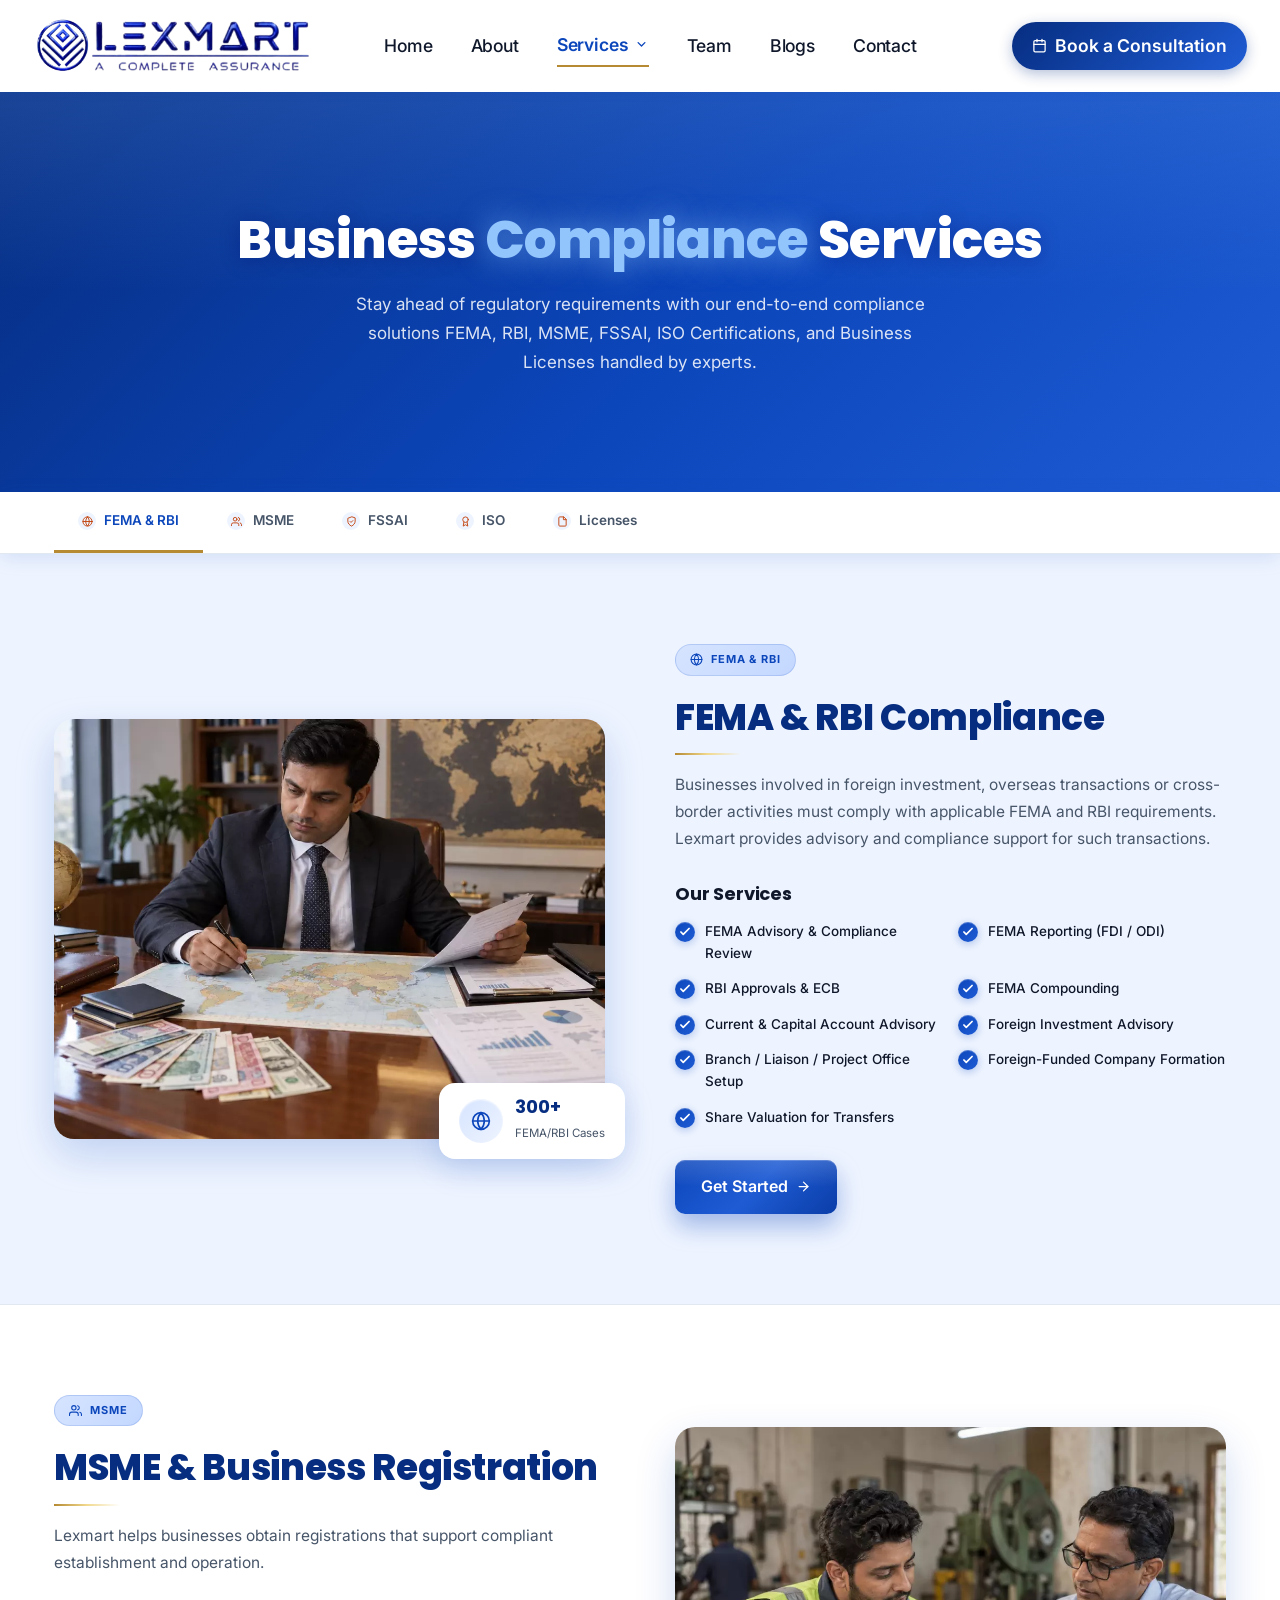
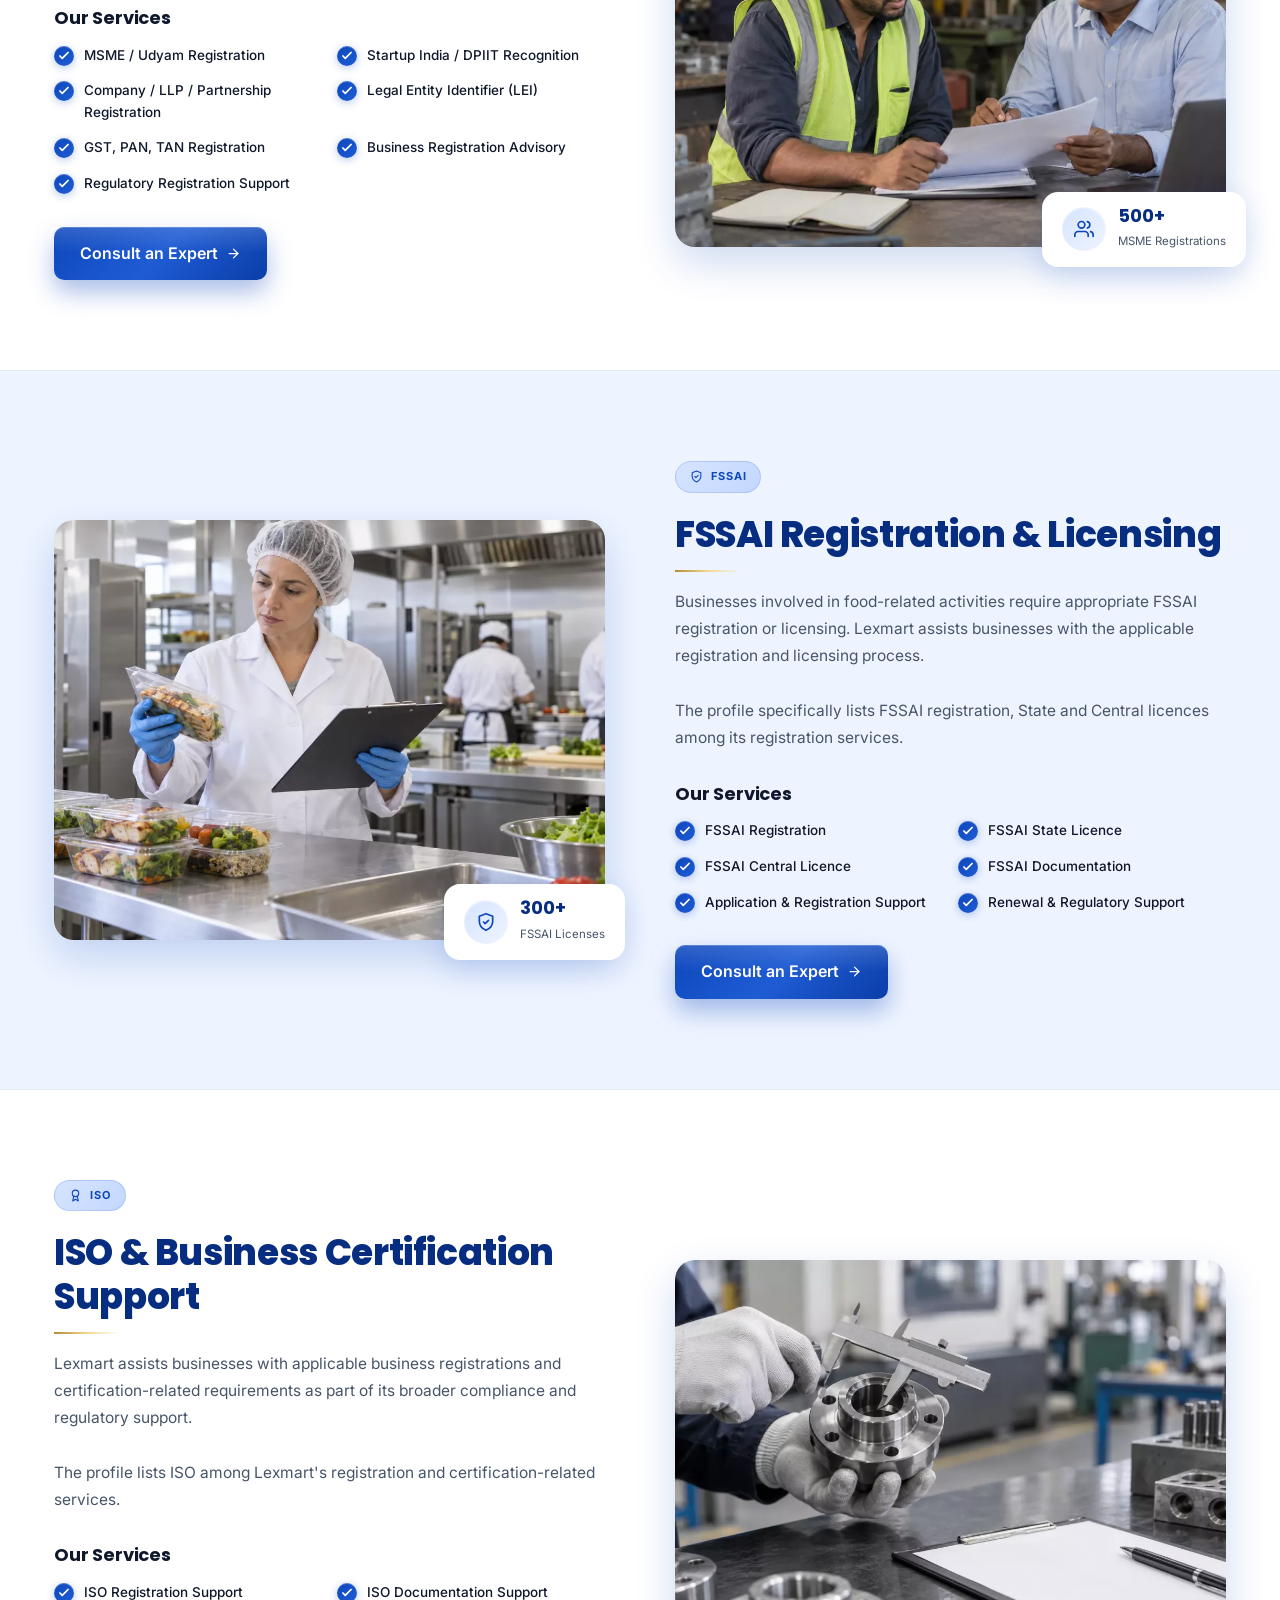
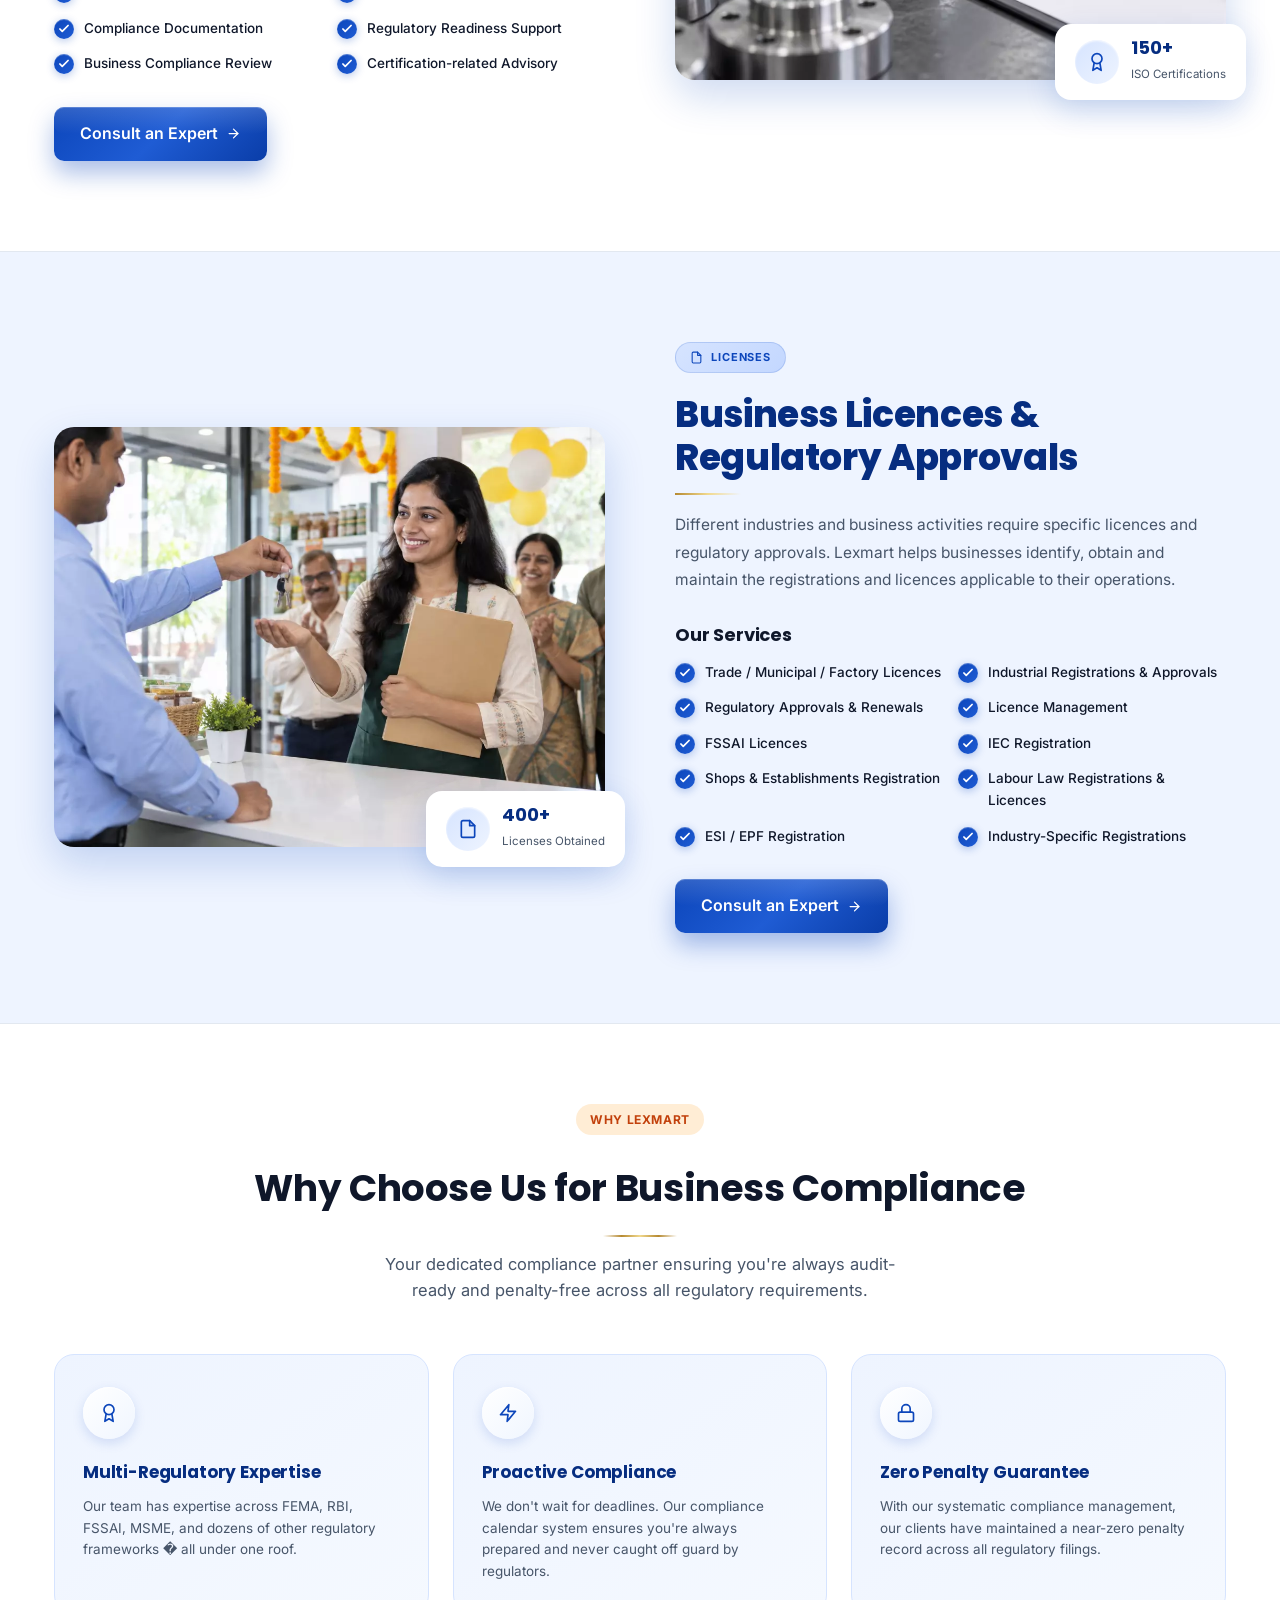
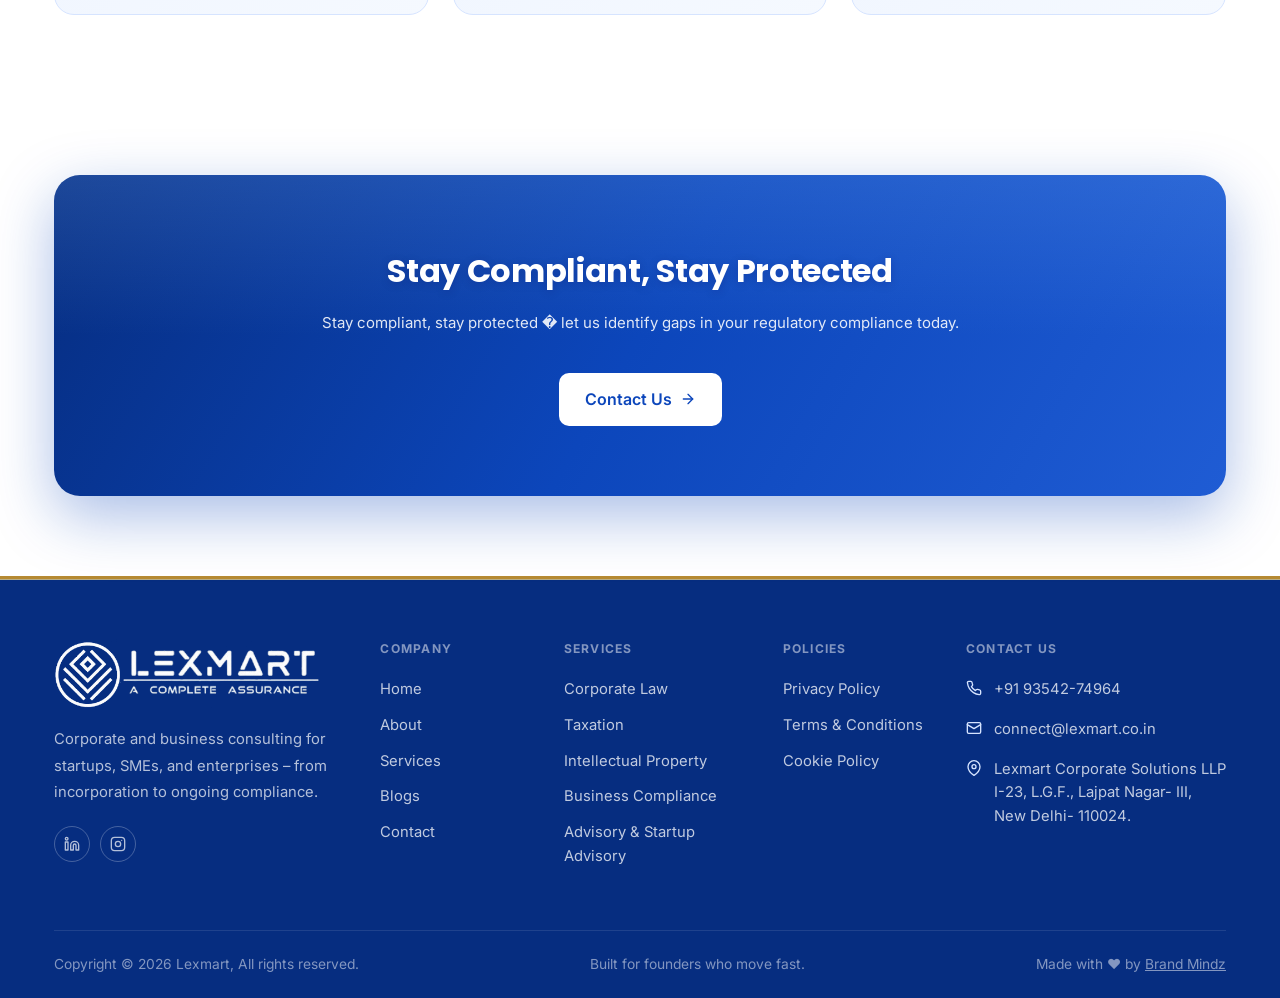
<file: service-business-compliance.html>
<!DOCTYPE html>
<html lang="en">
<head>
<meta charset="UTF-8">
<meta name="viewport" content="width=device-width, initial-scale=1.0">
<title>Business Compliance Services - Lexmart | Corporate & Business Advisors</title>
<link rel="icon" type="image/png" href="images/favioco.png">
<link rel="apple-touch-icon" href="images/favioco.png">
<meta name="description" content="Comprehensive Business Compliance services including FEMA, RBI, MSME, FSSAI, ISO, and Licenses by Lexmart.">
<link rel="preconnect" href="https://fonts.googleapis.com">
<link href="https://fonts.googleapis.com/css2?family=Poppins:wght@500;600;700;800&family=Inter:wght@400;500;600;700&display=swap" rel="stylesheet">
<link rel="stylesheet" href="style.css?v=20260929.5">
<style>
  /* -- Lexmart Logo Blue Color Palette (Glossy) -- */
  /* Primary: #0C46BB | Dark: #062d80 | Mid: #1f5cd4 | Gloss: #7ab3ff | Tint: #d6e4ff / #eef4ff */

  .sp-hero {
    background: linear-gradient(135deg, #062d80 0%, #0C46BB 55%, #1f5cd4 100%);
    padding: 120px 0 80px;
    position: relative; overflow: hidden;
  }
  /* Glossy sheen overlay */
  .sp-hero::after {
    content: "";
    position: absolute; top: 0; left: 0; right: 0; height: 50%;
    background: linear-gradient(180deg, rgba(122,179,255,0.18) 0%, rgba(122,179,255,0) 100%);
    pointer-events: none; z-index: 1;
  }
  .sp-hero::before {
    content: ""; position: absolute; inset: 0;
    background: url('https://images.unsplash.com/photo-1450101499163-c8848c66ca85?auto=format&fit=crop&q=80&w=1800') center/cover no-repeat;
    opacity: 0.08; pointer-events: none;
  }
  .sp-hero-inner { position: relative; z-index: 2; text-align: center; }
  .sp-hero .breadcrumb { display: flex; align-items: center; justify-content: center; gap: 8px; font-size: 13px; color: rgba(255,255,255,0.6); margin-bottom: 20px; }
  .sp-hero .breadcrumb a { color: rgba(255,255,255,0.75); }
  .sp-hero .breadcrumb span { color: rgba(255,255,255,0.4); }
  .sp-hero h1 { font-family: 'Poppins',sans-serif; font-size: 52px; font-weight: 800; color: #fff; line-height: 1.15; margin-bottom: 20px; text-shadow: 0 2px 20px rgba(0,0,100,0.3); }
  .sp-hero h1 .accent { color: #93c5fd; text-shadow: 0 0 30px rgba(147,197,253,0.6); }
  .sp-hero p { font-size: 17px; color: rgba(255,255,255,0.85); max-width: 620px; margin: 0 auto 36px; line-height: 1.7; }
  .sp-hero-ctas { display: flex; gap: 14px; justify-content: center; flex-wrap: wrap; }

  .section-tabs-wrap { background: #fff; box-shadow: 0 4px 20px rgba(12,70,187,0.12); position: sticky; top: 72px; z-index: 40; border-bottom: 1px solid var(--border); }
  .section-tabs { display: flex; max-width: 1220px; margin: 0 auto; padding: 0 24px; overflow-x: auto; }
  .section-tabs::-webkit-scrollbar { display: none; }
  .section-tab { display: flex; align-items: center; gap: 8px; padding: 18px 24px; font-size: 13.5px; font-weight: 600; color: var(--ink-soft); cursor: pointer; white-space: nowrap; border-bottom: 3px solid transparent; transition: color .2s, border-color .2s; text-decoration: none; }
  .section-tab:hover { color: #0C46BB; }
  .section-tab.active { color: #0C46BB; border-bottom-color: #0C46BB; }
  .section-tab .tab-icon { width: 18px; height: 18px; border-radius: 50%; background: #eef4ff; display: flex; align-items: center; justify-content: center; flex-shrink: 0; }

  .svc-section { padding: 90px 0; border-bottom: 1px solid var(--border); scroll-margin-top: 140px; }
  .svc-section:nth-child(even) { background: #eef4ff; }
  .svc-grid { display: grid; grid-template-columns: 1fr 1fr; gap: 70px; align-items: center; }
  .svc-grid.reverse { direction: rtl; }
  .svc-grid.reverse > * { direction: ltr; }
  .svc-img-wrap { position: relative; }
  .svc-img { width: 100%; height: 420px; border-radius: 20px; object-fit: cover; box-shadow: 0 16px 40px rgba(12,70,187,0.2); display: block; }
  .svc-img-badge { position: absolute; bottom: -20px; right: -20px; background: #fff; border-radius: 16px; padding: 14px 20px; box-shadow: 0 10px 30px rgba(12,70,187,0.18); display: flex; align-items: center; gap: 12px; min-width: 180px; }
  .svc-img-badge .ib-icon { width: 44px; height: 44px; border-radius: 50%; background: linear-gradient(135deg, #d6e4ff, #eef4ff); color: #0C46BB; display: flex; align-items: center; justify-content: center; flex-shrink: 0; box-shadow: inset 0 1px 2px rgba(255,255,255,0.8); }
  .svc-img-badge strong { font-size: 18px; font-family: 'Poppins',sans-serif; color: #062d80; display: block; line-height: 1.1; }
  .svc-img-badge span { font-size: 11.5px; color: var(--ink-soft); }
  .svc-content .sec-eyebrow { display: inline-flex; align-items: center; gap: 8px; background: linear-gradient(135deg, #d6e4ff, #c3d7ff); color: #0C46BB; font-size: 11px; font-weight: 700; letter-spacing: .08em; text-transform: uppercase; padding: 6px 14px; border-radius: 999px; margin-bottom: 20px; border: 1px solid rgba(12,70,187,0.15); }
  .svc-content h2 { font-size: 36px; font-weight: 800; color: #062d80; margin-bottom: 16px; line-height: 1.2; }
  .svc-content .svc-intro { font-size: 15.5px; color: var(--ink-soft); line-height: 1.75; margin-bottom: 28px; }
  .svc-features { display: grid; grid-template-columns: 1fr 1fr; gap: 14px; margin-bottom: 32px; }
  .svc-feat-item { display: flex; align-items: flex-start; gap: 10px; font-size: 13.5px; color: var(--ink); font-weight: 500; }
  .svc-feat-item .fi-dot { width: 20px; height: 20px; border-radius: 50%; background: linear-gradient(135deg, #0C46BB, #1f5cd4); color: #fff; display: flex; align-items: center; justify-content: center; flex-shrink: 0; margin-top: 1px; font-size: 13px; font-weight: 700; box-shadow: 0 2px 8px rgba(12,70,187,0.3), inset 0 1px 0 rgba(255,255,255,0.25); }
  .svc-actions { display: flex; gap: 14px; flex-wrap: wrap; }
  .btn-orange {
    background: linear-gradient(135deg, #0C46BB 0%, #1f5cd4 50%, #0a3da8 100%);
    color: #fff;
    box-shadow: 0 12px 24px rgba(12,70,187,0.35), inset 0 1px 0 rgba(255,255,255,0.2);
    border: none;
    position: relative; overflow: hidden;
  }
  .btn-orange::after { content:""; position:absolute; top:0; left:0; right:0; height:50%; background:linear-gradient(180deg,rgba(255,255,255,0.15),transparent); pointer-events:none; border-radius: inherit; }
  .btn-orange:hover { background: linear-gradient(135deg, #062d80 0%, #0C46BB 100%); box-shadow: 0 16px 32px rgba(12,70,187,0.45), inset 0 -3px 0 var(--gold); }

  .why-section { padding: 80px 0; background: #fff; }
  .why-cards-grid { display: grid; grid-template-columns: repeat(3, 1fr); gap: 24px; margin-top: 50px; }
  .why-item { background: linear-gradient(145deg, #eef4ff, #f5f9ff); border: 1px solid #d6e4ff; border-radius: 20px; padding: 32px 28px; transition: all .3s ease; position: relative; overflow: hidden; }
  .why-item::before { content:""; position:absolute; top:0; left:0; right:0; height:3px; background:linear-gradient(90deg, #0C46BB, #7ab3ff); opacity:0; transition: opacity .3s; }
  .why-item:hover::before { opacity:1; }
  .why-item:hover { background: linear-gradient(135deg, #0C46BB 0%, #1f5cd4 100%); border-color: #0C46BB; transform: translateY(-4px); box-shadow: 0 20px 40px rgba(12,70,187,0.3), inset 0 1px 0 rgba(255,255,255,0.15); }
  .why-item:hover h3, .why-item:hover p { color: #fff; }
  .why-item .wi-icon { width: 52px; height: 52px; border-radius: 50%; background: linear-gradient(135deg, #ffffff, #f0f6ff); color: #0C46BB; display: flex; align-items: center; justify-content: center; margin-bottom: 20px; box-shadow: 0 4px 12px rgba(12,70,187,0.15), inset 0 1px 0 rgba(255,255,255,0.9); }
  .why-item:hover .wi-icon { background: rgba(255,255,255,0.2); color: #fff; box-shadow: none; }
  .why-item h3 { font-size: 17px; font-weight: 700; margin-bottom: 10px; color: #062d80; }
  .why-item p { font-size: 13.5px; color: var(--ink-soft); line-height: 1.6; }

  .sp-cta-section { padding: 80px 0; }
  .cta-orange {
    background: linear-gradient(120deg, #062d80 0%, #0C46BB 50%, #1f5cd4 100%);
    border-radius: 26px; padding: 70px 24px; text-align: center; color: #fff;
    position: relative; overflow: hidden;
    box-shadow: 0 20px 60px rgba(12,70,187,0.35);
  }
  .cta-orange::before { content:""; position:absolute; top:0; left:0; right:0; height:50%; background:linear-gradient(180deg, rgba(122,179,255,0.2), transparent); pointer-events:none; }
  .cta-orange h2 { color: #fff; font-size: 32px; margin-bottom: 14px; position:relative; z-index:1; text-shadow: 0 2px 10px rgba(0,0,80,0.2); }
  .cta-orange p { color: rgba(255,255,255,0.88); font-size: 15px; margin-bottom: 28px; position:relative; z-index:1; }

  @media (max-width: 900px) {
    .sp-hero h1 { font-size: 34px; }
    .svc-grid, .svc-grid.reverse { grid-template-columns: 1fr; direction: ltr; gap: 36px; }
    .svc-img { height: 260px; }
    .svc-img-badge { bottom: 10px; right: 10px; }
    .why-cards-grid { grid-template-columns: 1fr; }
    .svc-features { grid-template-columns: 1fr; }
    .section-tab { padding: 14px 16px; font-size: 12.5px; }
  }
</style>
</head>
<body>

<svg width="0" height="0" style="position:absolute">
<defs>
  <symbol id="i-arrow" viewBox="0 0 24 24"><line x1="5" y1="12" x2="19" y2="12"/><polyline points="12 5 19 12 12 19"/></symbol>
  <symbol id="i-chevron" viewBox="0 0 24 24"><polyline points="6 9 12 15 18 9"/></symbol>
  <symbol id="i-calendar" viewBox="0 0 24 24"><rect x="3" y="4" width="18" height="18" rx="2"/><line x1="16" y1="2" x2="16" y2="6"/><line x1="8" y1="2" x2="8" y2="6"/><line x1="3" y1="10" x2="21" y2="10"/></symbol>
  <symbol id="i-phone" viewBox="0 0 24 24"><path d="M22 16.92v3a2 2 0 0 1-2.18 2 19.79 19.79 0 0 1-8.63-3.07 19.5 19.5 0 0 1-6-6 19.79 19.79 0 0 1-3.07-8.67A2 2 0 0 1 4.11 2h3a2 2 0 0 1 2 1.72c.127.96.362 1.903.7 2.81a2 2 0 0 1-.45 2.11L8.09 9.91a16 16 0 0 0 6 6l1.27-1.27a2 2 0 0 1 2.11-.45c.907.338 1.85.573 2.81.7A2 2 0 0 1 22 16.92z"/></symbol>
  <symbol id="i-mail" viewBox="0 0 24 24"><rect x="2" y="4" width="20" height="16" rx="2"/><path d="m2 7 10 6 10-6"/></symbol>
  <symbol id="i-pin" viewBox="0 0 24 24"><path d="M21 10c0 7-9 13-9 13s-9-6-9-13a9 9 0 0 1 18 0z"/><circle cx="12" cy="10" r="3"/></symbol>
  <symbol id="i-linkedin" viewBox="0 0 24 24"><path d="M16 8a6 6 0 0 1 6 6v7h-4v-7a2 2 0 0 0-2-2 2 2 0 0 0-2 2v7h-4v-7a6 6 0 0 1 6-6z"/><rect x="2" y="9" width="4" height="12"/><circle cx="4" cy="4" r="2"/></symbol>
  <symbol id="i-twitter" viewBox="0 0 24 24"><path d="M23 3a10.9 10.9 0 0 1-3.14 1.53 4.48 4.48 0 0 0-7.86 3v1A10.66 10.66 0 0 1 3 4s-4 9 5 13a11.64 11.64 0 0 1-7 2c9 5 20 0 20-11.5a4.5 4.5 0 0 0-.08-.83A7.72 7.72 0 0 0 23 3z"/></symbol>
  <symbol id="i-facebook" viewBox="0 0 24 24"><path d="M18 2h-3a5 5 0 0 0-5 5v3H7v4h3v8h4v-8h3l1-4h-4V7a1 1 0 0 1 1-1h3z"/></symbol>
  <symbol id="i-instagram" viewBox="0 0 24 24"><rect x="2" y="2" width="20" height="20" rx="5"/><circle cx="12" cy="12" r="4"/><circle cx="17.5" cy="6.5" r="1" fill="currentColor" stroke="none"/></symbol>
  <symbol id="i-shield" viewBox="0 0 24 24"><path d="M12 2 4 5v6c0 5 3.5 9 8 11 4.5-2 8-6 8-11V5Z"/><path d="m9 12 2 2 4-4"/></symbol>
  <symbol id="i-rupee" viewBox="0 0 24 24"><path d="M7 4h10M7 9h10M7 4c4 0 6 2 6 4.5S11 13 7 13l7 8"/></symbol>
  <symbol id="i-doc" viewBox="0 0 24 24"><path d="M14 2H6a2 2 0 0 0-2 2v16a2 2 0 0 0 2 2h12a2 2 0 0 0 2-2V8z"/><polyline points="14 2 14 8 20 8"/></symbol>
  <symbol id="i-globe" viewBox="0 0 24 24"><circle cx="12" cy="12" r="10"/><path d="M2 12h20M12 2a15.3 15.3 0 0 1 4 10 15.3 15.3 0 0 1-4 10 15.3 15.3 0 0 1-4-10 15.3 15.3 0 0 1 4-10z"/></symbol>
  <symbol id="i-award" viewBox="0 0 24 24"><circle cx="12" cy="8" r="6"/><path d="M15.5 13.5 17 22l-5-3-5 3 1.5-8.5"/></symbol>
  <symbol id="i-zap" viewBox="0 0 24 24"><polygon points="13 2 3 14 12 14 11 22 21 10 12 10 13 2"/></symbol>
  <symbol id="i-lock" viewBox="0 0 24 24"><rect x="3" y="11" width="18" height="11" rx="2"/><path d="M7 11V7a5 5 0 0 1 10 0v4"/></symbol>
  <symbol id="i-building" viewBox="0 0 24 24"><rect x="4" y="3" width="16" height="18" rx="1"/><path d="M9 21v-4h6v4M9 8h1M14 8h1M9 12h1M14 12h1"/></symbol>
  <symbol id="i-users" viewBox="0 0 24 24"><path d="M17 21v-2a4 4 0 0 0-4-4H5a4 4 0 0 0-4 4v2"/><circle cx="9" cy="7" r="4"/><path d="M23 21v-2a4 4 0 0 0-3-3.87M16 3.13a4 4 0 0 1 0 7.75"/></symbol>
</defs>
</svg>

<div id="site-header"></div>
<script src="header.js?v=20260907.2" defer></script>

<section class="sp-hero">
  <div class="container sp-hero-inner">
 
    <h1>Business <span class="accent">Compliance</span> Services</h1>
    <p>Stay ahead of regulatory requirements with our end-to-end compliance solutions  FEMA, RBI, MSME, FSSAI, ISO Certifications, and Business Licenses handled by experts.</p>
    <!-- <div class="sp-hero-ctas">
      <a href="#fema" class="btn btn-outline" style="color:#fff;border-color:rgba(255,255,255,0.4);">Explore Sections <svg class="icon" style="width:16px;height:16px;"><use href="#i-chevron"/></svg></a>
    </div> -->
  </div>
</section>

<div class="section-tabs-wrap">
  <div class="section-tabs">
    <a href="#fema-rbi" class="section-tab active" id="tab-fema-rbi"><span class="tab-icon"><svg class="icon" style="width:11px;height:11px;color:#c2410c"><use href="#i-globe"/></svg></span>FEMA & RBI</a>
    <a href="#msme" class="section-tab" id="tab-msme"><span class="tab-icon"><svg class="icon" style="width:11px;height:11px;color:#c2410c"><use href="#i-users"/></svg></span>MSME</a>
    <a href="#fssai" class="section-tab" id="tab-fssai"><span class="tab-icon"><svg class="icon" style="width:11px;height:11px;color:#c2410c"><use href="#i-shield"/></svg></span>FSSAI</a>
    <a href="#iso" class="section-tab" id="tab-iso"><span class="tab-icon"><svg class="icon" style="width:11px;height:11px;color:#c2410c"><use href="#i-award"/></svg></span>ISO</a>
    <a href="#licenses" class="section-tab" id="tab-lic"><span class="tab-icon"><svg class="icon" style="width:11px;height:11px;color:#c2410c"><use href="#i-doc"/></svg></span>Licenses</a>
  </div>
</div>

<!-- Section 1: FEMA & RBI -->
<section class="svc-section" id="fema-rbi">
  <div class="container">
    <div class="svc-grid">
      <div class="svc-img-wrap">
        <img src="images/services/fema-rbi.webp" alt="FEMA & RBI Compliance" class="svc-img" loading="lazy">
        <div class="svc-img-badge">
          <div class="ib-icon"><svg class="icon"><use href="#i-globe"/></svg></div>
          <div><strong>300+</strong><span>FEMA/RBI Cases</span></div>
        </div>
      </div>
      <div class="svc-content">
        <span class="sec-eyebrow"><svg class="icon" style="width:13px;height:13px;"><use href="#i-globe"/></svg> FEMA & RBI</span>
        <h2>FEMA & RBI Compliance</h2>
        <p class="svc-intro">Businesses involved in foreign investment, overseas transactions or cross-border activities must comply with applicable FEMA and RBI requirements. Lexmart provides advisory and compliance support for such transactions.</p>
        <h3 style="font-size: 18px; margin-bottom: 12px;">Our Services</h3>
        <div class="svc-features">
          <div class="svc-feat-item"><span class="fi-dot" aria-hidden="true"></span> FEMA Advisory & Compliance Review</div>
          <div class="svc-feat-item"><span class="fi-dot" aria-hidden="true"></span> FEMA Reporting (FDI / ODI)</div>
          <div class="svc-feat-item"><span class="fi-dot" aria-hidden="true"></span> RBI Approvals & ECB</div>
          <div class="svc-feat-item"><span class="fi-dot" aria-hidden="true"></span> FEMA Compounding</div>
          <div class="svc-feat-item"><span class="fi-dot" aria-hidden="true"></span> Current & Capital Account Advisory</div>
          <div class="svc-feat-item"><span class="fi-dot" aria-hidden="true"></span> Foreign Investment Advisory</div>
          <div class="svc-feat-item"><span class="fi-dot" aria-hidden="true"></span> Branch / Liaison / Project Office Setup</div>
          <div class="svc-feat-item"><span class="fi-dot" aria-hidden="true"></span> Foreign-Funded Company Formation</div>
          <div class="svc-feat-item"><span class="fi-dot" aria-hidden="true"></span> Share Valuation for Transfers</div>
        </div>
        <div class="svc-actions">
          <a
  class="btn btn-orange"
  id="fema-consult"
  href="https://wa.me/919354274964?text=Hello%20Lexmart%2C%20I%20am%20interested%20in%20FEMA%20and%20RBI%20Compliance%20Services.%20I%20would%20like%20assistance%20with%20FEMA%20advisory%2C%20FEMA%20reporting%20for%20FDI%20or%20ODI%2C%20RBI%20approvals%2C%20ECB%2C%20FEMA%20compounding%2C%20foreign%20investment%20advisory%2C%20branch%2F%20liaison%2F%20project%20office%20setup%2C%20foreign-funded%20company%20formation%2C%20or%20share%20valuation%20for%20transfers.%20Please%20guide%20me."
  target="_blank"
  rel="noopener noreferrer"
>
  Get Started
  <svg class="icon" style="width:15px;height:15px;">
    <use href="#i-arrow"/>
  </svg>
</a>
        </div>
      </div>
    </div>
  </div>
</section>

<!-- Section 2: MSME -->
<section class="svc-section" id="msme">
  <div class="container">
    <div class="svc-grid reverse">
      <div class="svc-img-wrap">
        <img src="images/services/msme-registration.webp" alt="MSME Registration" class="svc-img" loading="lazy">
        <div class="svc-img-badge">
          <div class="ib-icon"><svg class="icon"><use href="#i-users"/></svg></div>
          <div><strong>500+</strong><span>MSME Registrations</span></div>
        </div>
      </div>
      <div class="svc-content">
        <span class="sec-eyebrow"><svg class="icon" style="width:13px;height:13px;"><use href="#i-users"/></svg> MSME</span>
        <h2>MSME & Business Registration</h2>
        <p class="svc-intro">Lexmart helps businesses obtain registrations that support compliant establishment and operation.</p>
        <h3 style="font-size: 18px; margin-bottom: 12px;">Our Services</h3>
        <div class="svc-features">
          <div class="svc-feat-item"><span class="fi-dot" aria-hidden="true"></span> MSME / Udyam Registration</div>
          <div class="svc-feat-item"><span class="fi-dot" aria-hidden="true"></span> Startup India / DPIIT Recognition</div>
          <div class="svc-feat-item"><span class="fi-dot" aria-hidden="true"></span> Company / LLP / Partnership Registration</div>
          <div class="svc-feat-item"><span class="fi-dot" aria-hidden="true"></span> Legal Entity Identifier (LEI)</div>
          <div class="svc-feat-item"><span class="fi-dot" aria-hidden="true"></span> GST, PAN, TAN Registration</div>
          <div class="svc-feat-item"><span class="fi-dot" aria-hidden="true"></span> Business Registration Advisory</div>
          <div class="svc-feat-item"><span class="fi-dot" aria-hidden="true"></span> Regulatory Registration Support</div>
        </div>
        <div class="svc-actions">
         <a
  class="btn btn-orange"
  id="msme-consult"
  href="https://wa.me/919354274964?text=Hello%20Lexmart%2C%20I%20would%20like%20to%20consult%20an%20expert%20regarding%20MSME%20and%20Business%20Registration.%20I%20need%20assistance%20with%20MSME%2FUdyam%20Registration%2C%20Startup%20India%2FDPIIT%20Recognition%2C%20Company%2FLLP%2FPartnership%20Registration%2C%20LEI%2C%20GST%2C%20PAN%2C%20TAN%20Registration%2C%20Business%20Registration%20Advisory%2C%20or%20other%20Regulatory%20Registration%20Support.%20Please%20guide%20me."
  target="_blank"
  rel="noopener noreferrer"
>
  Consult an Expert
  <svg class="icon" style="width:15px;height:15px;">
    <use href="#i-arrow"/>
  </svg>
</a>
        </div>
      </div>
    </div>
  </div>
</section>

<!-- Section 3: FSSAI -->
<section class="svc-section" id="fssai">
  <div class="container">
    <div class="svc-grid">
      <div class="svc-img-wrap">
        <img src="images/services/fssai.webp" alt="FSSAI License" class="svc-img" loading="lazy">
        <div class="svc-img-badge">
          <div class="ib-icon"><svg class="icon"><use href="#i-shield"/></svg></div>
          <div><strong>300+</strong><span>FSSAI Licenses</span></div>
        </div>
      </div>
      <div class="svc-content">
        <span class="sec-eyebrow"><svg class="icon" style="width:13px;height:13px;"><use href="#i-shield"/></svg> FSSAI</span>
        <h2>FSSAI Registration & Licensing</h2>
        <p class="svc-intro">Businesses involved in food-related activities require appropriate FSSAI registration or licensing. Lexmart assists businesses with the applicable registration and licensing process.</p>
        <p class="svc-intro">The profile specifically lists FSSAI registration, State and Central licences among its registration services.</p>
        <h3 style="font-size: 18px; margin-bottom: 12px;">Our Services</h3>
        <div class="svc-features">
          <div class="svc-feat-item"><span class="fi-dot" aria-hidden="true"></span> FSSAI Registration</div>
          <div class="svc-feat-item"><span class="fi-dot" aria-hidden="true"></span> FSSAI State Licence</div>
          <div class="svc-feat-item"><span class="fi-dot" aria-hidden="true"></span> FSSAI Central Licence</div>
          <div class="svc-feat-item"><span class="fi-dot" aria-hidden="true"></span> FSSAI Documentation</div>
          <div class="svc-feat-item"><span class="fi-dot" aria-hidden="true"></span> Application & Registration Support</div>
          <div class="svc-feat-item"><span class="fi-dot" aria-hidden="true"></span> Renewal & Regulatory Support</div>
        </div>
        <div class="svc-actions">
         <a
  class="btn btn-orange"
  id="fssai-consult"
  href="https://wa.me/919354274964?text=Hello%20Lexmart%2C%20I%20would%20like%20to%20consult%20an%20expert%20regarding%20FSSAI%20Registration%20and%20Licensing.%20I%20need%20assistance%20with%20FSSAI%20Registration%2C%20State%20Licence%2C%20Central%20Licence%2C%20documentation%2C%20application%20support%2C%20renewal%2C%20or%20other%20regulatory%20requirements.%20Please%20guide%20me."
  target="_blank"
  rel="noopener noreferrer"
>
  Consult an Expert
  <svg class="icon" style="width:15px;height:15px;">
    <use href="#i-arrow"/>
  </svg>
</a>
        </div>
      </div>
    </div>
  </div>
</section>

<!-- Section 4: ISO -->
<section class="svc-section" id="iso">
  <div class="container">
    <div class="svc-grid reverse">
      <div class="svc-img-wrap">
        <img src="images/services/iso-certification.webp" alt="ISO Certification" class="svc-img" loading="lazy">
        <div class="svc-img-badge">
          <div class="ib-icon"><svg class="icon"><use href="#i-award"/></svg></div>
          <div><strong>150+</strong><span>ISO Certifications</span></div>
        </div>
      </div>
      <div class="svc-content">
        <span class="sec-eyebrow"><svg class="icon" style="width:13px;height:13px;"><use href="#i-award"/></svg> ISO</span>
        <h2>ISO & Business Certification Support</h2>
        <p class="svc-intro">Lexmart assists businesses with applicable business registrations and certification-related requirements as part of its broader compliance and regulatory support.</p>
        <p class="svc-intro">The profile lists ISO among Lexmart's registration and certification-related services.</p>
        <h3 style="font-size: 18px; margin-bottom: 12px;">Our Services</h3>
        <div class="svc-features">
          <div class="svc-feat-item"><span class="fi-dot" aria-hidden="true"></span> ISO Registration Support</div>
          <div class="svc-feat-item"><span class="fi-dot" aria-hidden="true"></span> ISO Documentation Support</div>
          <div class="svc-feat-item"><span class="fi-dot" aria-hidden="true"></span> Compliance Documentation</div>
          <div class="svc-feat-item"><span class="fi-dot" aria-hidden="true"></span> Regulatory Readiness Support</div>
          <div class="svc-feat-item"><span class="fi-dot" aria-hidden="true"></span> Business Compliance Review</div>
          <div class="svc-feat-item"><span class="fi-dot" aria-hidden="true"></span> Certification-related Advisory</div>
        </div>
        <div class="svc-actions">
         <a
  class="btn btn-orange"
  id="iso-consult"
  href="https://wa.me/919354274964?text=Hello%20Lexmart%2C%20I%20would%20like%20to%20consult%20an%20expert%20regarding%20ISO%20and%20Business%20Certification%20Support.%20I%20need%20assistance%20with%20ISO%20registration%2C%20ISO%20documentation%2C%20compliance%20documentation%2C%20regulatory%20readiness%2C%20business%20compliance%20review%2C%20or%20certification-related%20advisory.%20Please%20guide%20me."
  target="_blank"
  rel="noopener noreferrer"
>
  Consult an Expert
  <svg class="icon" style="width:15px;height:15px;">
    <use href="#i-arrow"/>
  </svg>
</a>
        </div>
      </div>
    </div>
  </div>
</section>

<!-- Section 5: Licenses -->
<section class="svc-section" id="licenses">
  <div class="container">
    <div class="svc-grid">
      <div class="svc-img-wrap">
        <img src="images/services/business-licenses.webp" alt="Business Licenses" class="svc-img" loading="lazy">
        <div class="svc-img-badge">
          <div class="ib-icon"><svg class="icon"><use href="#i-doc"/></svg></div>
          <div><strong>400+</strong><span>Licenses Obtained</span></div>
        </div>
      </div>
      <div class="svc-content">
        <span class="sec-eyebrow"><svg class="icon" style="width:13px;height:13px;"><use href="#i-doc"/></svg> Licenses</span>
        <h2>Business Licences & Regulatory Approvals</h2>
        <p class="svc-intro">Different industries and business activities require specific licences and regulatory approvals. Lexmart helps businesses identify, obtain and maintain the registrations and licences applicable to their operations.</p>
        <h3 style="font-size: 18px; margin-bottom: 12px;">Our Services</h3>
        <div class="svc-features">
          <div class="svc-feat-item"><span class="fi-dot" aria-hidden="true"></span> Trade / Municipal / Factory Licences</div>
          <div class="svc-feat-item"><span class="fi-dot" aria-hidden="true"></span> Industrial Registrations & Approvals</div>
          <div class="svc-feat-item"><span class="fi-dot" aria-hidden="true"></span> Regulatory Approvals & Renewals</div>
          <div class="svc-feat-item"><span class="fi-dot" aria-hidden="true"></span> Licence Management</div>
          <div class="svc-feat-item"><span class="fi-dot" aria-hidden="true"></span> FSSAI Licences</div>
          <div class="svc-feat-item"><span class="fi-dot" aria-hidden="true"></span> IEC Registration</div>
          <div class="svc-feat-item"><span class="fi-dot" aria-hidden="true"></span> Shops & Establishments Registration</div>
          <div class="svc-feat-item"><span class="fi-dot" aria-hidden="true"></span> Labour Law Registrations & Licences</div>
          <div class="svc-feat-item"><span class="fi-dot" aria-hidden="true"></span> ESI / EPF Registration</div>
          <div class="svc-feat-item"><span class="fi-dot" aria-hidden="true"></span> Industry-Specific Registrations</div>
        </div>
        <div class="svc-actions">
          <a
  class="btn btn-orange"
  id="lic-consult"
  href="https://wa.me/919354274964?text=Hello%20Lexmart%2C%20I%20would%20like%20to%20consult%20an%20expert%20regarding%20Business%20Licences%20and%20Regulatory%20Approvals.%20I%20need%20assistance%20with%20trade%2C%20municipal%20or%20factory%20licences%2C%20industrial%20registrations%2C%20regulatory%20approvals%20and%20renewals%2C%20licence%20management%2C%20FSSAI%20licences%2C%20IEC%20Registration%2C%20Shops%20and%20Establishments%20Registration%2C%20Labour%20Law%20Registrations%2C%20ESI%2FEPF%20Registration%2C%20or%20industry-specific%20registrations.%20Please%20guide%20me."
  target="_blank"
  rel="noopener noreferrer"
>
  Consult an Expert
  <svg class="icon" style="width:15px;height:15px;">
    <use href="#i-arrow"/>
  </svg>
</a>
        </div>
      </div>
    </div>
  </div>
</section>

<!-- Why Choose -->
<section class="why-section">
  <div class="container">
    <div class="center">
      <span class="eyebrow" style="background:#ffedd5;color:#c2410c;">Why Lexmart</span>
      <h2 class="section-title">Why Choose Us for Business Compliance</h2>
      <p class="section-sub">Your dedicated compliance partner ensuring you're always audit-ready and penalty-free across all regulatory requirements.</p>
    </div>
    <div class="why-cards-grid">
      <div class="why-item">
        <div class="wi-icon"><svg class="icon"><use href="#i-award"/></svg></div>
        <h3>Multi-Regulatory Expertise</h3>
        <p>Our team has expertise across FEMA, RBI, FSSAI, MSME, and dozens of other regulatory frameworks � all under one roof.</p>
      </div>
      <div class="why-item">
        <div class="wi-icon"><svg class="icon"><use href="#i-zap"/></svg></div>
        <h3>Proactive Compliance</h3>
        <p>We don't wait for deadlines. Our compliance calendar system ensures you're always prepared and never caught off guard by regulators.</p>
      </div>
      <div class="why-item">
        <div class="wi-icon"><svg class="icon"><use href="#i-lock"/></svg></div>
        <h3>Zero Penalty Guarantee</h3>
        <p>With our systematic compliance management, our clients have maintained a near-zero penalty record across all regulatory filings.</p>
      </div>
    </div>
  </div>
</section>

<section class="sp-cta-section">
  <div class="container">
    <div class="cta-orange">
      <h2>Stay Compliant, Stay Protected</h2>
      <p>Stay compliant, stay protected � let us identify gaps in your regulatory compliance today.</p>
      <a href="contact.html" class="btn btn-white" id="cta-final-btn" style="margin-top:10px;">Contact Us <svg class="icon" style="width:16px;height:16px;"><use href="#i-arrow"/></svg></a>
    </div>
  </div>
</section>

  <footer>
    <div class="container">
      <div class="footer-grid">
        <!-- Brand -->
        <div>
          <a href="index.html" class="footer-logo" style="text-decoration: none;">
            <img src="images/white_logo_footer.png" alt="Lexmart Logo"
              style="height:140px; width:auto; object-fit:contain; border-radius:8px;">
          </a>
          <p>Corporate and business consulting for startups, SMEs, and enterprises &ndash; from incorporation to ongoing compliance.</p>
          <div class="social-row">
            <a class="social-circle" href="https://www.linkedin.com/company/90358388/admin/dashboard/" target="_blank" rel="noopener noreferrer" aria-label="Follow Lexmart on LinkedIn"><svg class="icon" style="width:16px;height:16px;"><use href="#i-linkedin" /></svg></a>
            <a class="social-circle" href="https://www.instagram.com/lexmartcorporatesolution_15/?hl=en" target="_blank" rel="noopener noreferrer" aria-label="Follow Lexmart on Instagram"><svg class="icon" style="width:16px;height:16px;"><use href="#i-instagram" /></svg></a>
          </div>
        </div>
        <!-- Company -->
        <div>
          <h4>Company</h4>
          <ul>
            <li><a href="index.html">Home</a></li>
            <li><a href="about.html">About</a></li>
            <li><a href="service-corporate-law.html">Services</a></li>
            <li><a href="blogs.html">Blogs</a></li>
            <li><a href="contact.html">Contact</a></li>
          </ul>
        </div>
        <!-- Services -->
        <div>
          <h4>Services</h4>
          <ul>
            <li><a href="service-corporate-law.html">Corporate Law</a></li>
            <li><a href="service-taxation.html">Taxation</a></li>
            <li><a href="service-intellectual-property.html">Intellectual Property</a></li>
            <li><a href="service-business-compliance.html">Business Compliance</a></li>
            <li><a href="service-advisory.html">Advisory &amp; Startup Advisory</a></li>
          </ul>
        </div>
        <!-- Policies -->
        <div>
          <h4>Policies</h4>
          <ul>
            <li><a href="privacy-policy.html">Privacy Policy</a></li>
            <li><a href="terms-conditions.html">Terms &amp; Conditions</a></li>
            <li><a href="cookie-policy.html">Cookie Policy</a></li>
          </ul>
        </div>
        <!-- Contact -->
        <div>
          <h4>Contact Us</h4>
          <ul class="contact-list">
            <li><svg class="icon">
                <use href="#i-phone" />
              </svg><span><a href="tel:+919354274964">+91 93542-74964</a></span></li>
            <li><svg class="icon">
                <use href="#i-mail" />
              </svg><span><a href="mailto:connect@lexmart.co.in">connect@lexmart.co.in</a></span></li>
            <li><svg class="icon">
                <use href="#i-pin" />
              </svg><span><span style="white-space:nowrap;">Lexmart Corporate Solutions LLP</span><br>I-23, L.G.F., Lajpat Nagar- III,<br>New Delhi- 110024.</span></li>
          </ul>
        </div>
      </div>
      <div class="footer-bottom">
        <span>Copyright &copy; 2026 Lexmart, All rights reserved.</span>
        <span>Built for founders who move fast.</span>
        <span>Made with ❤️ by <a href="https://brandmindz.com/" target="_blank" rel="noopener" style="color: inherit; text-decoration: underline;">Brand Mindz</a></span>
      </div>
    </div>
  </footer>

<script>
  const sections = ['fema-rbi','msme','fssai','iso','licenses'];
  const tabs = {'fema-rbi':'tab-fema-rbi','msme':'tab-msme','fssai':'tab-fssai','iso':'tab-iso','licenses':'tab-lic'};
  window.addEventListener('scroll', () => {
    let current = sections[0];
    sections.forEach(id => { const el = document.getElementById(id); if (el && el.getBoundingClientRect().top <= 200) current = id; });
    document.querySelectorAll('.section-tab').forEach(t => t.classList.remove('active'));
    const activeTab = document.getElementById(tabs[current]);
    if (activeTab) activeTab.classList.add('active');
  });
</script>
</body>
</html>
</file>
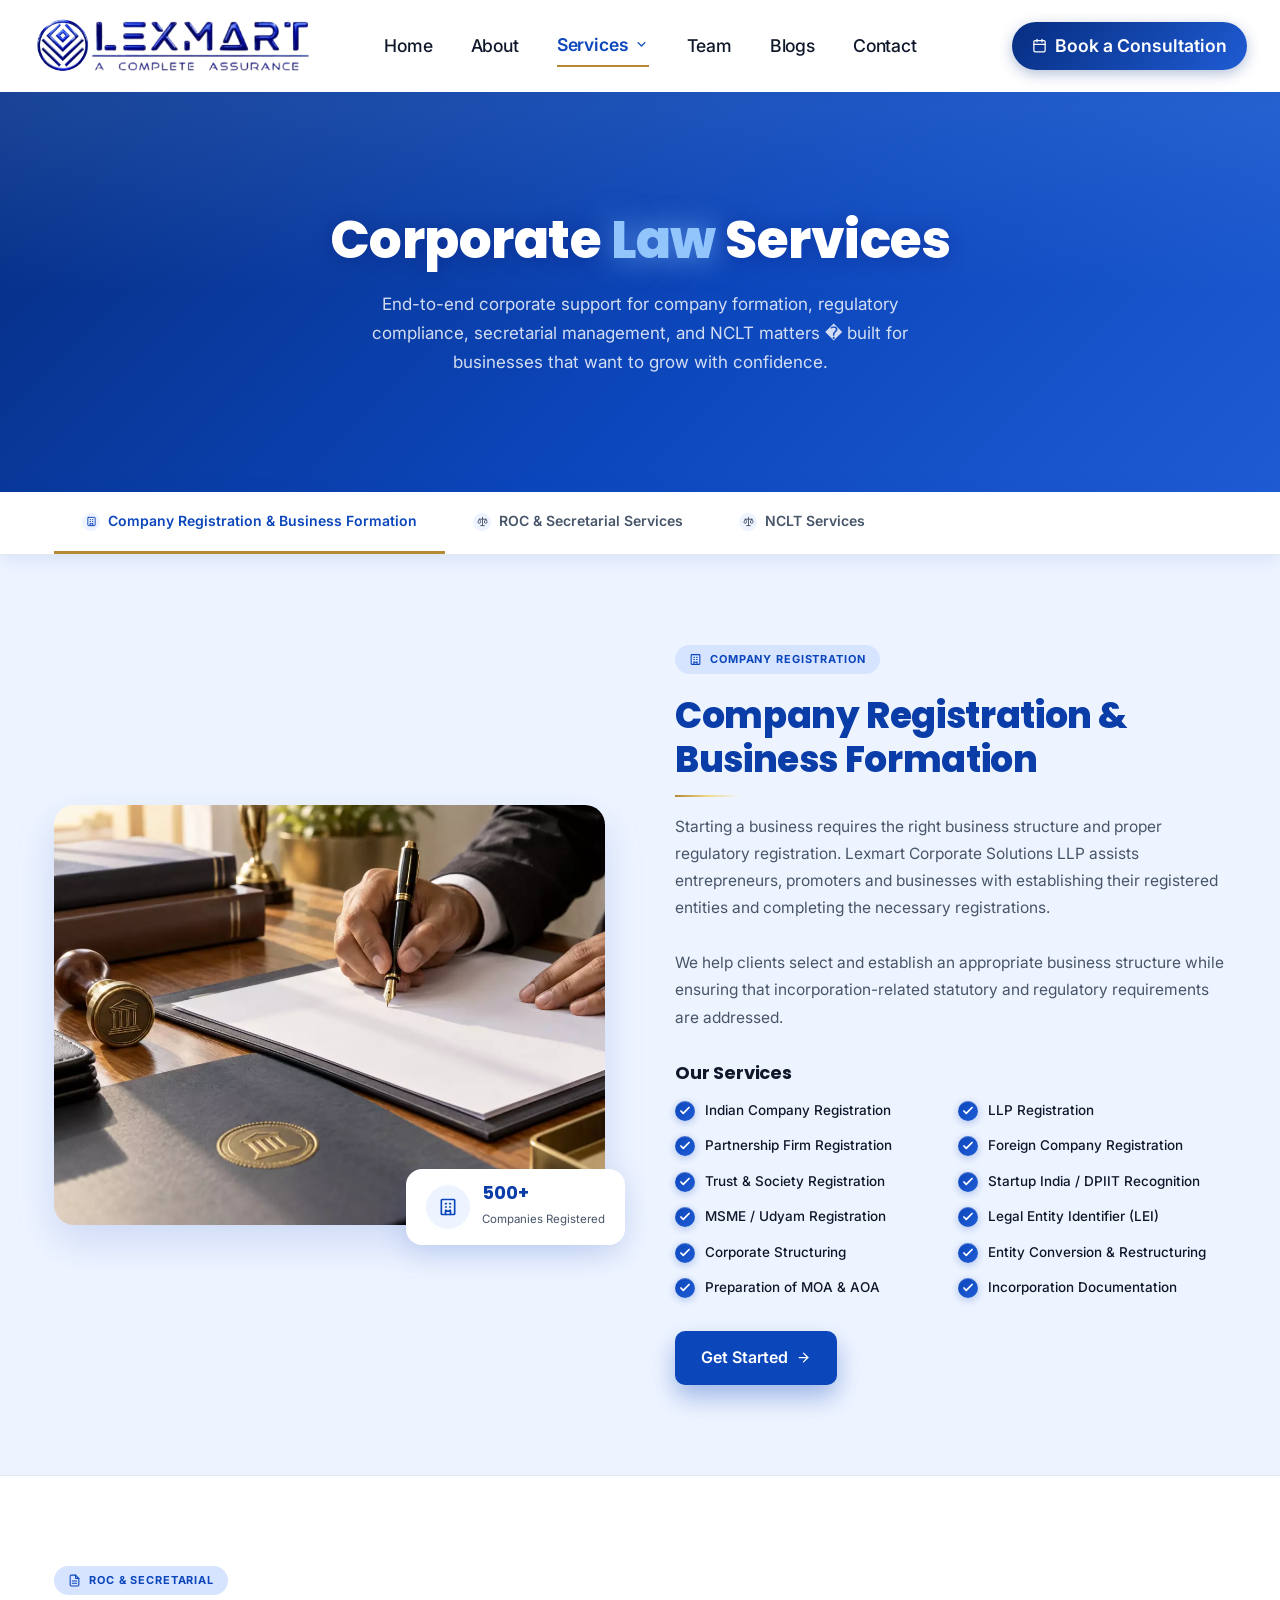
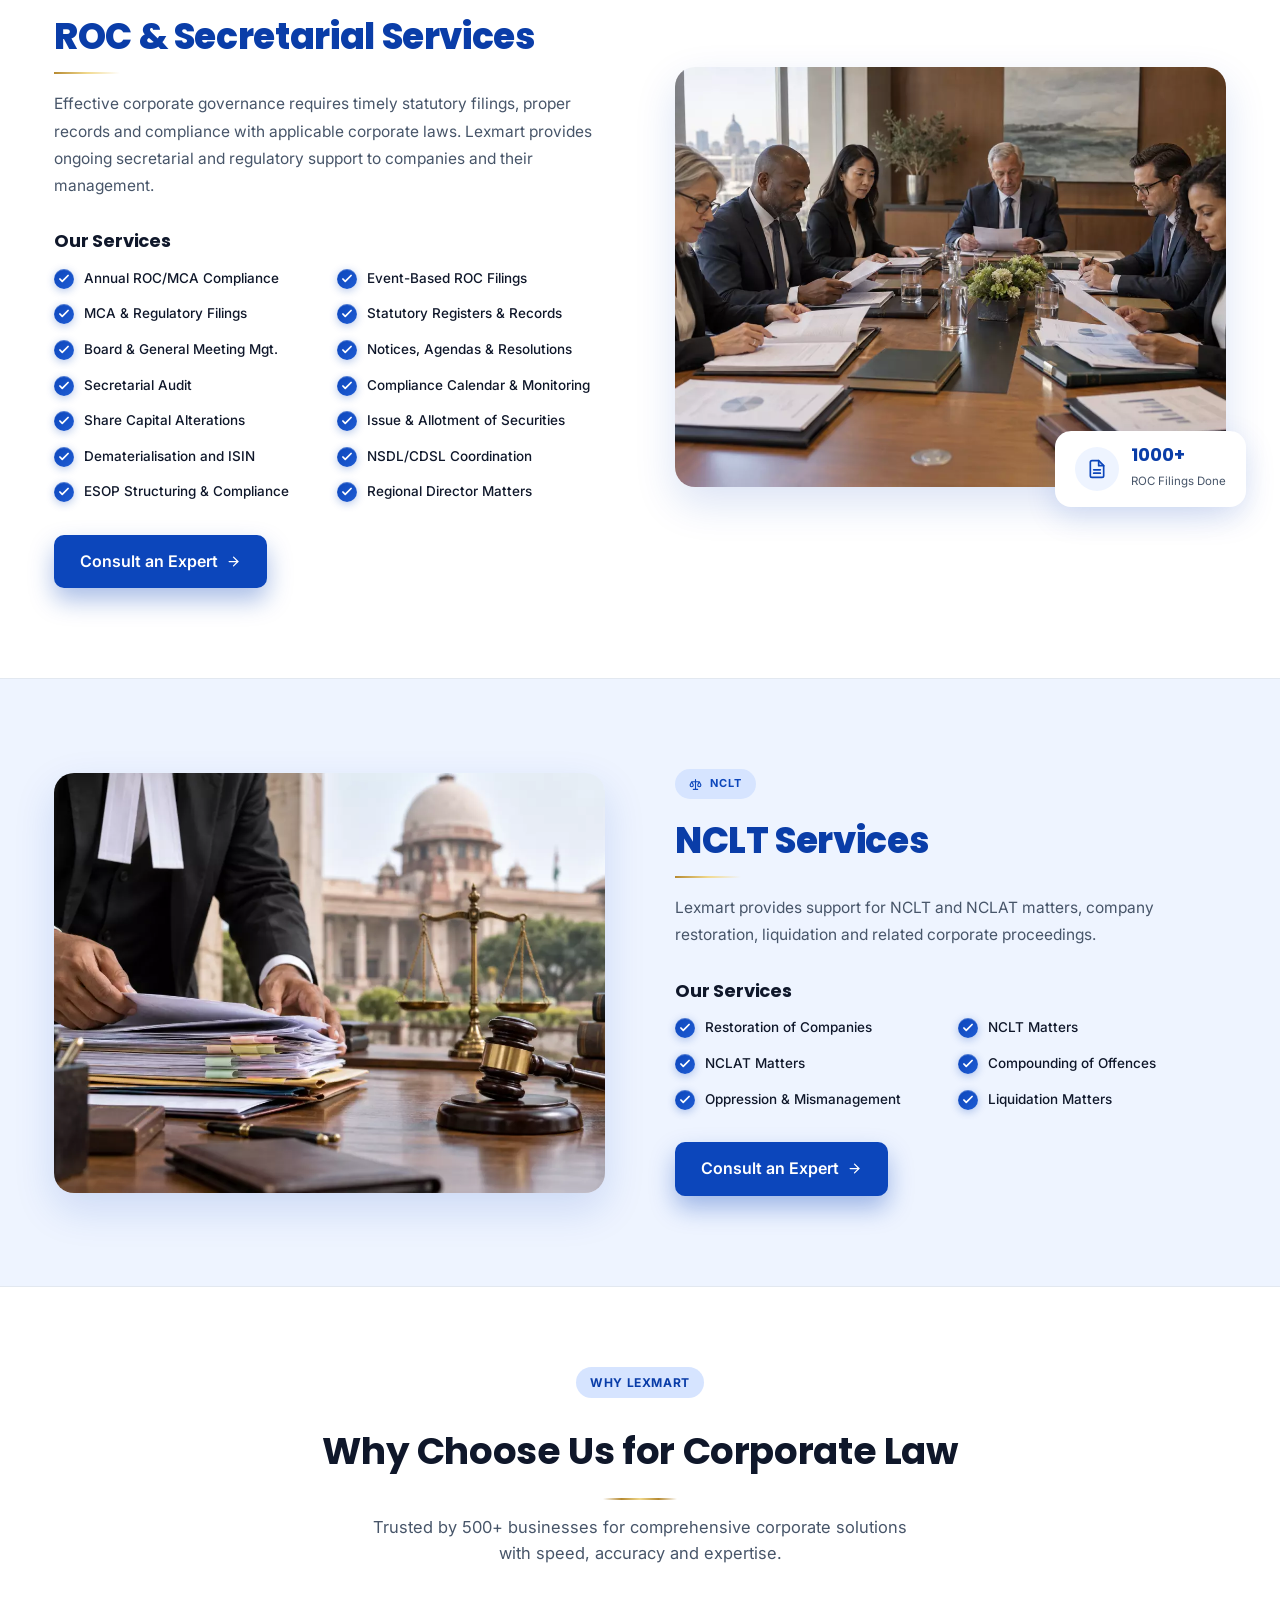
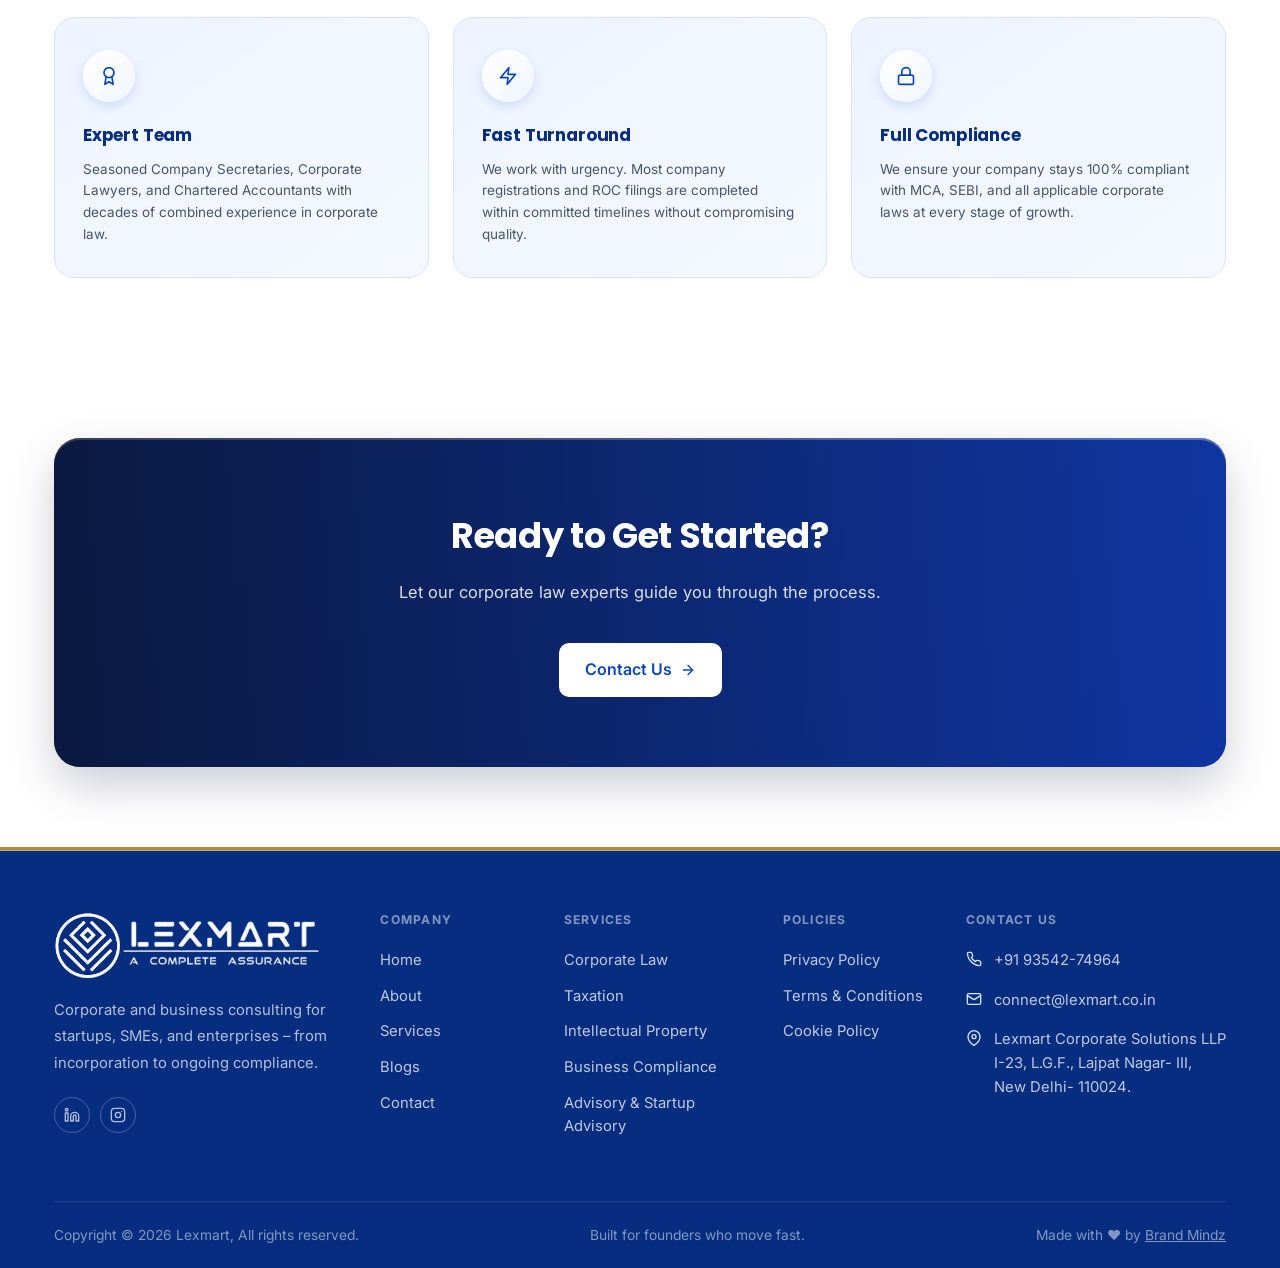
<file: service-corporate-law.html>
<!DOCTYPE html>
<html lang="en">
<head>
<meta charset="UTF-8">
<meta name="viewport" content="width=device-width, initial-scale=1.0">
<title>Corporate Law Services - Lexmart | Corporate & Business Advisors</title>
<link rel="icon" type="image/png" href="images/favioco.png">
<link rel="apple-touch-icon" href="images/favioco.png">
<meta name="description" content="Comprehensive Corporate Law services including Company Registration, ROC Compliance, Secretarial Services, and NCLT matters by Lexmart.">
<link rel="preconnect" href="https://fonts.googleapis.com">
<link href="https://fonts.googleapis.com/css2?family=Poppins:wght@500;600;700;800&family=Inter:wght@400;500;600;700&display=swap" rel="stylesheet">
<link rel="stylesheet" href="style.css?v=20260929.5">
<style>
  /* -- Service Page Hero -- */
  .sp-hero {
    background: linear-gradient(135deg, #062d80 0%, #0C46BB 55%, #1f5cd4 100%);
    padding: 120px 0 80px;
    position: relative;
    overflow: hidden;
  }
  /* Glossy sheen overlay */
  .sp-hero::after {
    content: "";
    position: absolute; top: 0; left: 0; right: 0; height: 50%;
    background: linear-gradient(180deg, rgba(122,179,255,0.18) 0%, rgba(122,179,255,0) 100%);
    pointer-events: none; z-index: 1;
  }
  .sp-hero::before {
    content: "";
    position: absolute; inset: 0;
    background: url('https://images.unsplash.com/photo-1507679799987-c73779587ccf?auto=format&fit=crop&q=80&w=1800') center/cover no-repeat;
    opacity: 0.08;
    pointer-events: none;
  }
  .sp-hero-inner {
    position: relative; z-index: 2;
    text-align: center;
  }
  .sp-hero .breadcrumb {
    display: flex; align-items: center; justify-content: center; gap: 8px;
    font-size: 13px; color: rgba(255,255,255,0.6);
    margin-bottom: 20px;
  }
  .sp-hero .breadcrumb a { color: rgba(255,255,255,0.7); transition: color .2s; }
  .sp-hero .breadcrumb a:hover { color: #fff; }
  .sp-hero .breadcrumb span { color: rgba(255,255,255,0.4); }
  .sp-hero h1 {
    font-family: 'Poppins', sans-serif;
    font-size: 52px; font-weight: 800;
    color: #ffffff;
    line-height: 1.15;
    margin-bottom: 20px;
    text-shadow: 0 2px 20px rgba(0,0,100,0.3);
  }
  .sp-hero h1 .accent { color: #93c5fd; text-shadow: 0 0 30px rgba(147,197,253,0.6); }
  .sp-hero p {
    font-size: 17px; color: rgba(255,255,255,0.82);
    max-width: 600px; margin: 0 auto 36px;
    line-height: 1.7;
  }
  .sp-hero-ctas { display: flex; gap: 14px; justify-content: center; flex-wrap: wrap; }

  /* -- Section Nav Tabs -- */
  .section-tabs-wrap {
    background: #ffffff;
    box-shadow: 0 4px 20px rgba(12,70,187,0.1);
    position: sticky; top: 72px; z-index: 40;
    border-bottom: 1px solid var(--border);
  }
  .section-tabs {
    display: flex; gap: 0;
    max-width: 1220px; margin: 0 auto; padding: 0 24px;
    overflow-x: auto;
  }
  .section-tabs::-webkit-scrollbar { display: none; }
  .section-tab {
    display: flex; align-items: center; gap: 8px;
    padding: 18px 28px;
    font-size: 14px; font-weight: 600; color: var(--ink-soft);
    cursor: pointer; white-space: nowrap;
    border-bottom: 3px solid transparent;
    transition: color .2s, border-color .2s;
    text-decoration: none;
  }
  .section-tab:hover { color: var(--blue-700); }
  .section-tab.active { color: var(--blue-700); border-bottom-color: var(--blue-700); }
  .section-tab .tab-icon {
    width: 18px; height: 18px; border-radius: 50%;
    background: var(--blue-50);
    display: flex; align-items: center; justify-content: center;
    flex-shrink: 0;
  }

  /* -- Service Section Block -- */
  .svc-section {
    padding: 90px 0;
    border-bottom: 1px solid var(--border);
    scroll-margin-top: 140px;
  }
  .svc-section:nth-child(even) { background: var(--blue-50); }
  .svc-grid {
    display: grid;
    grid-template-columns: 1fr 1fr;
    gap: 70px;
    align-items: center;
  }
  .svc-grid.reverse { direction: rtl; }
  .svc-grid.reverse > * { direction: ltr; }

  .svc-img-wrap { position: relative; }
  .svc-img {
    width: 100%; height: 420px;
    border-radius: 20px;
    object-fit: cover;
    box-shadow: 0 16px 40px rgba(12,70,187,0.15);
    display: block;
  }
  .svc-img-badge {
    position: absolute; bottom: -20px; right: -20px;
    background: #ffffff;
    border-radius: 16px;
    padding: 14px 20px;
    box-shadow: 0 10px 30px rgba(12,70,187,0.15);
    display: flex; align-items: center; gap: 12px;
    min-width: 180px;
  }
  .svc-img-badge .ib-icon {
    width: 44px; height: 44px; border-radius: 50%;
    background: var(--blue-50);
    color: var(--blue-700);
    display: flex; align-items: center; justify-content: center;
    flex-shrink: 0;
  }
  .svc-img-badge strong { font-size: 18px; font-family: 'Poppins',sans-serif; color: var(--blue-800); display: block; line-height: 1.1; }
  .svc-img-badge span { font-size: 11.5px; color: var(--ink-soft); }

  .svc-content .sec-eyebrow {
    display: inline-flex; align-items: center; gap: 8px;
    background: var(--blue-100); color: var(--blue-700);
    font-size: 11px; font-weight: 700;
    letter-spacing: .08em; text-transform: uppercase;
    padding: 6px 14px; border-radius: 999px;
    margin-bottom: 20px;
  }
  .svc-content h2 {
    font-size: 36px; font-weight: 800;
    color: var(--blue-800);
    margin-bottom: 16px;
    line-height: 1.2;
  }
  .svc-content .svc-intro {
    font-size: 15.5px; color: var(--ink-soft);
    line-height: 1.75;
    margin-bottom: 28px;
  }
  .svc-features {
    display: grid; grid-template-columns: 1fr 1fr;
    gap: 14px; margin-bottom: 32px;
  }
  .svc-feat-item {
    display: flex; align-items: flex-start; gap: 10px;
    font-size: 13.5px; color: var(--ink);
    font-weight: 500;
  }
  .svc-feat-item .fi-dot {
    width: 20px; height: 20px; border-radius: 50%;
    background: linear-gradient(135deg, #0C46BB, #1f5cd4);
    color: #fff;
    display: flex; align-items: center; justify-content: center;
    flex-shrink: 0; margin-top: 1px;
    font-size: 13px; font-weight: 700;
    box-shadow: 0 2px 8px rgba(12,70,187,0.3), inset 0 1px 0 rgba(255,255,255,0.25);
  }
  .svc-actions { display: flex; gap: 14px; flex-wrap: wrap; }

  /* -- Why Choose Section -- */
  .why-section { padding: 80px 0; background: #ffffff; }
  .why-cards-grid {
    display: grid;
    grid-template-columns: repeat(3, 1fr);
    gap: 24px;
    margin-top: 50px;
  }
  .why-item {
    background: linear-gradient(145deg, #eef4ff, #f5f9ff);
    border: 1px solid var(--blue-100);
    border-radius: 20px;
    padding: 32px 28px;
    transition: all .3s ease;
    position: relative; overflow: hidden;
  }
  .why-item::before { content:""; position:absolute; top:0; left:0; right:0; height:3px; background:linear-gradient(90deg, #0C46BB, #7ab3ff); opacity:0; transition: opacity .3s; }
  .why-item:hover::before { opacity:1; }
  .why-item:hover {
    background: linear-gradient(135deg, #0C46BB 0%, #1f5cd4 100%);
    border-color: var(--blue-700);
    transform: translateY(-4px);
    box-shadow: 0 20px 40px rgba(12,70,187,0.3), inset 0 1px 0 rgba(255,255,255,0.15);
  }
  .why-item:hover h3, .why-item:hover p { color: #fff; }
  .why-item .wi-icon {
    width: 52px; height: 52px; border-radius: 50%;
    background: linear-gradient(135deg, #ffffff, #f0f6ff);
    color: var(--blue-700);
    display: flex; align-items: center; justify-content: center;
    margin-bottom: 20px;
    box-shadow: 0 4px 12px rgba(12,70,187,0.15), inset 0 1px 0 rgba(255,255,255,0.9);
  }
  .why-item:hover .wi-icon { background: rgba(255,255,255,0.2); color: #fff; box-shadow: none; }
  .why-item h3 { font-size: 17px; font-weight: 700; margin-bottom: 10px; color: #062d80; }
  .why-item p { font-size: 13.5px; color: var(--ink-soft); line-height: 1.6; }

  /* -- CTA Banner -- */
  .sp-cta-section { padding: 80px 0; }

  /* -- Responsive -- */
  @media (max-width: 900px) {
    .sp-hero h1 { font-size: 34px; }
    .svc-grid, .svc-grid.reverse { grid-template-columns: 1fr; direction: ltr; gap: 36px; }
    .svc-img { height: 260px; }
    .svc-img-badge { bottom: 10px; right: 10px; }
    .why-cards-grid { grid-template-columns: 1fr; }
    .svc-features { grid-template-columns: 1fr; }
    .section-tab { padding: 14px 18px; font-size: 13px; }
  }
</style>
</head>
<body>

<!-- SVG Icons -->
<svg width="0" height="0" style="position:absolute">
<defs>
  <symbol id="i-building" viewBox="0 0 24 24"><rect x="4" y="3" width="16" height="18" rx="1"/><path d="M9 21v-4h6v4M9 8h1M14 8h1M9 12h1M14 12h1M9 16h1M14 16h1"/></symbol>
  <symbol id="i-arrow" viewBox="0 0 24 24"><line x1="5" y1="12" x2="19" y2="12"/><polyline points="12 5 19 12 12 19"/></symbol>
  <symbol id="i-chevron" viewBox="0 0 24 24"><polyline points="6 9 12 15 18 9"/></symbol>
  <symbol id="i-calendar" viewBox="0 0 24 24"><rect x="3" y="4" width="18" height="18" rx="2"/><line x1="16" y1="2" x2="16" y2="6"/><line x1="8" y1="2" x2="8" y2="6"/><line x1="3" y1="10" x2="21" y2="10"/></symbol>
  <symbol id="i-phone" viewBox="0 0 24 24"><path d="M22 16.92v3a2 2 0 0 1-2.18 2 19.79 19.79 0 0 1-8.63-3.07 19.5 19.5 0 0 1-6-6 19.79 19.79 0 0 1-3.07-8.67A2 2 0 0 1 4.11 2h3a2 2 0 0 1 2 1.72c.127.96.362 1.903.7 2.81a2 2 0 0 1-.45 2.11L8.09 9.91a16 16 0 0 0 6 6l1.27-1.27a2 2 0 0 1 2.11-.45c.907.338 1.85.573 2.81.7A2 2 0 0 1 22 16.92z"/></symbol>
  <symbol id="i-mail" viewBox="0 0 24 24"><rect x="2" y="4" width="20" height="16" rx="2"/><path d="m2 7 10 6 10-6"/></symbol>
  <symbol id="i-pin" viewBox="0 0 24 24"><path d="M21 10c0 7-9 13-9 13s-9-6-9-13a9 9 0 0 1 18 0z"/><circle cx="12" cy="10" r="3"/></symbol>
  <symbol id="i-linkedin" viewBox="0 0 24 24"><path d="M16 8a6 6 0 0 1 6 6v7h-4v-7a2 2 0 0 0-2-2 2 2 0 0 0-2 2v7h-4v-7a6 6 0 0 1 6-6z"/><rect x="2" y="9" width="4" height="12"/><circle cx="4" cy="4" r="2"/></symbol>
  <symbol id="i-twitter" viewBox="0 0 24 24"><path d="M23 3a10.9 10.9 0 0 1-3.14 1.53 4.48 4.48 0 0 0-7.86 3v1A10.66 10.66 0 0 1 3 4s-4 9 5 13a11.64 11.64 0 0 1-7 2c9 5 20 0 20-11.5a4.5 4.5 0 0 0-.08-.83A7.72 7.72 0 0 0 23 3z"/></symbol>
  <symbol id="i-facebook" viewBox="0 0 24 24"><path d="M18 2h-3a5 5 0 0 0-5 5v3H7v4h3v8h4v-8h3l1-4h-4V7a1 1 0 0 1 1-1h3z"/></symbol>
  <symbol id="i-instagram" viewBox="0 0 24 24"><rect x="2" y="2" width="20" height="20" rx="5"/><circle cx="12" cy="12" r="4"/><circle cx="17.5" cy="6.5" r="1" fill="currentColor" stroke="none"/></symbol>
  <symbol id="i-shield" viewBox="0 0 24 24"><path d="M12 2 4 5v6c0 5 3.5 9 8 11 4.5-2 8-6 8-11V5Z"/><path d="m9 12 2 2 4-4"/></symbol>
  <symbol id="i-doc" viewBox="0 0 24 24"><path d="M14 2H6a2 2 0 0 0-2 2v16a2 2 0 0 0 2 2h12a2 2 0 0 0 2-2V8z"/><polyline points="14 2 14 8 20 8"/><line x1="16" y1="13" x2="8" y2="13"/><line x1="16" y1="17" x2="8" y2="17"/></symbol>
  <symbol id="i-users" viewBox="0 0 24 24"><path d="M17 21v-2a4 4 0 0 0-4-4H5a4 4 0 0 0-4 4v2"/><circle cx="9" cy="7" r="4"/><path d="M23 21v-2a4 4 0 0 0-3-3.87M16 3.13a4 4 0 0 1 0 7.75"/></symbol>
  <symbol id="i-check" viewBox="0 0 24 24"><polyline points="20 6 9 17 4 12"/></symbol>
  <symbol id="i-scale" viewBox="0 0 24 24"><path d="M12 3v18M5 7h14M5 7 2 13a3 3 0 0 0 6 0zM19 7l-3 6a3 3 0 0 0 6 0zM8 21h8"/></symbol>
  <symbol id="i-award" viewBox="0 0 24 24"><circle cx="12" cy="8" r="6"/><path d="M15.5 13.5 17 22l-5-3-5 3 1.5-8.5"/></symbol>
  <symbol id="i-zap" viewBox="0 0 24 24"><polygon points="13 2 3 14 12 14 11 22 21 10 12 10 13 2"/></symbol>
  <symbol id="i-lock" viewBox="0 0 24 24"><rect x="3" y="11" width="18" height="11" rx="2"/><path d="M7 11V7a5 5 0 0 1 10 0v4"/></symbol>
<symbol id="i-rupee" viewBox="0 0 24 24"><path d="M6 3h12M6 8h12M15 21 6 8"/><path d="M6 11h3a4 4 0 0 0 0-8H6v13"/></symbol>
</defs>
</svg>

<!-- Header -->
<div id="site-header"></div>
<script src="header.js?v=20260907.2" defer></script>

<!-- Hero -->
<section class="sp-hero">
  <div class="container sp-hero-inner">
   
    <h1>Corporate <span class="accent">Law</span> Services</h1>
    <p>End-to-end corporate support for company formation, regulatory compliance, secretarial management, and NCLT matters � built for businesses that want to grow with confidence.</p>
    <!-- <div class="sp-hero-ctas">
      <a href="#company-registration" class="btn btn-outline" style="color:#fff;border-color:rgba(255,255,255,0.4);">Explore Sections <svg class="icon" style="width:16px;height:16px;"><use href="#i-chevron"/></svg></a>
    </div> -->
  </div>
</section>

<!-- Section Tabs -->
<div class="section-tabs-wrap">
  <div class="section-tabs">
    <a href="#company-registration" class="section-tab active" id="tab-company">
      <span class="tab-icon"><svg class="icon" style="width:11px;height:11px;"><use href="#i-building"/></svg></span>
      Company Registration & Business Formation
    </a>
    <a href="#roc-secretarial" class="section-tab" id="tab-roc-secretarial">
      <span class="tab-icon"><svg class="icon" style="width:11px;height:11px;"><use href="#i-scale"/></svg></span>
      ROC &amp; Secretarial Services
    </a>
    <a href="#nclt-services" class="section-tab" id="tab-nclt">
      <span class="tab-icon"><svg class="icon" style="width:11px;height:11px;"><use href="#i-scale"/></svg></span>
      NCLT Services
    </a>
  </div>
</div>

<!-- Section 1: Company Registration -->
<section class="svc-section" id="company-registration">
  <div class="container">
    <div class="svc-grid">
      <div class="svc-img-wrap">
        <img src="images/services/company-registration.webp" alt="Company Registration" class="svc-img" loading="lazy">
        <div class="svc-img-badge">
          <div class="ib-icon"><svg class="icon"><use href="#i-building"/></svg></div>
          <div>
            <strong>500+</strong>
            <span>Companies Registered</span>
          </div>
        </div>
      </div>
      <div class="svc-content">
        <span class="sec-eyebrow"><svg class="icon" style="width:13px;height:13px;"><use href="#i-building"/></svg> Company Registration</span>
        <h2>Company Registration & Business Formation</h2>
        <p class="svc-intro">Starting a business requires the right business structure and proper regulatory registration. Lexmart Corporate Solutions LLP assists entrepreneurs, promoters and businesses with establishing their registered entities and completing the necessary registrations.</p>
        <p class="svc-intro">We help clients select and establish an appropriate business structure while ensuring that incorporation-related statutory and regulatory requirements are addressed.</p>
        <h3 style="font-size: 18px; margin-bottom: 12px;">Our Services</h3>
        <div class="svc-features">
          <div class="svc-feat-item"><span class="fi-dot" aria-hidden="true"></span> Indian Company Registration</div>
          <div class="svc-feat-item"><span class="fi-dot" aria-hidden="true"></span> LLP Registration</div>
          <div class="svc-feat-item"><span class="fi-dot" aria-hidden="true"></span> Partnership Firm Registration</div>
          <div class="svc-feat-item"><span class="fi-dot" aria-hidden="true"></span> Foreign Company Registration</div>
          <div class="svc-feat-item"><span class="fi-dot" aria-hidden="true"></span> Trust & Society Registration</div>
          <div class="svc-feat-item"><span class="fi-dot" aria-hidden="true"></span> Startup India / DPIIT Recognition</div>
          <div class="svc-feat-item"><span class="fi-dot" aria-hidden="true"></span> MSME / Udyam Registration</div>
          <div class="svc-feat-item"><span class="fi-dot" aria-hidden="true"></span> Legal Entity Identifier (LEI)</div>
          <div class="svc-feat-item"><span class="fi-dot" aria-hidden="true"></span> Corporate Structuring</div>
          <div class="svc-feat-item"><span class="fi-dot" aria-hidden="true"></span> Entity Conversion & Restructuring</div>
          <div class="svc-feat-item"><span class="fi-dot" aria-hidden="true"></span> Preparation of MOA & AOA</div>
          <div class="svc-feat-item"><span class="fi-dot" aria-hidden="true"></span> Incorporation Documentation</div>
        </div>
        <div class="svc-actions">
<a
  class="btn btn-primary"
  id="company-reg-consult"
  href="https://wa.me/919354274964?text=Hello%20Lexmart%2C%20I%20am%20interested%20in%20Company%20Registration%20and%20Business%20Formation.%20I%20would%20like%20to%20know%20more%20about%20company%20registration%2C%20LLP%20registration%2C%20partnership%20firm%20registration%2C%20startup%20recognition%2C%20MSME%20registration%2C%20corporate%20structuring%2C%20or%20other%20incorporation%20requirements.%20Please%20guide%20me."
  target="_blank"
  rel="noopener noreferrer"
>
  Get Started
  <svg class="icon" style="width:15px;height:15px;">
    <use href="#i-arrow"/>
  </svg>
</a>        </div>
      </div>
    </div>
  </div>
</section>

<!-- Section 2: ROC &amp; Secretarial -->
<section class="svc-section" id="roc-secretarial">
  <div class="container">
    <div class="svc-grid reverse">
      <div class="svc-img-wrap">
        <img src="images/services/roc-secretarial.webp" alt="ROC &amp; Secretarial" class="svc-img" loading="lazy">
        <div class="svc-img-badge">
          <div class="ib-icon"><svg class="icon"><use href="#i-doc"/></svg></div>
          <div>
            <strong>1000+</strong>
            <span>ROC Filings Done</span>
          </div>
        </div>
      </div>
      <div class="svc-content">
        <span class="sec-eyebrow"><svg class="icon" style="width:13px;height:13px;"><use href="#i-doc"/></svg> ROC &amp; Secretarial</span>
        <h2>ROC &amp; Secretarial Services</h2>
        <p class="svc-intro">Effective corporate governance requires timely statutory filings, proper records and compliance with applicable corporate laws. Lexmart provides ongoing secretarial and regulatory support to companies and their management.</p>
        <h3 style="font-size: 18px; margin-bottom: 12px;">Our Services</h3>
        <div class="svc-features">
          <div class="svc-feat-item"><span class="fi-dot" aria-hidden="true"></span> Annual ROC/MCA Compliance</div>
          <div class="svc-feat-item"><span class="fi-dot" aria-hidden="true"></span> Event-Based ROC Filings</div>
          <div class="svc-feat-item"><span class="fi-dot" aria-hidden="true"></span> MCA & Regulatory Filings</div>
          <div class="svc-feat-item"><span class="fi-dot" aria-hidden="true"></span> Statutory Registers & Records</div>
          <div class="svc-feat-item"><span class="fi-dot" aria-hidden="true"></span> Board & General Meeting Mgt.</div>
          <div class="svc-feat-item"><span class="fi-dot" aria-hidden="true"></span> Notices, Agendas & Resolutions</div>
          <div class="svc-feat-item"><span class="fi-dot" aria-hidden="true"></span> Secretarial Audit</div>
          <div class="svc-feat-item"><span class="fi-dot" aria-hidden="true"></span> Compliance Calendar & Monitoring</div>
          <div class="svc-feat-item"><span class="fi-dot" aria-hidden="true"></span> Share Capital Alterations</div>
          <div class="svc-feat-item"><span class="fi-dot" aria-hidden="true"></span> Issue & Allotment of Securities</div>
          <div class="svc-feat-item"><span class="fi-dot" aria-hidden="true"></span> Dematerialisation and ISIN</div>
          <div class="svc-feat-item"><span class="fi-dot" aria-hidden="true"></span> NSDL/CDSL Coordination</div>
          <div class="svc-feat-item"><span class="fi-dot" aria-hidden="true"></span> ESOP Structuring & Compliance</div>
          <div class="svc-feat-item"><span class="fi-dot" aria-hidden="true"></span> Regional Director Matters</div>
        </div>
        <div class="svc-actions">
<a
  class="btn btn-primary"
  id="roc-consult"
  href="https://wa.me/919354274964?text=Hello%20Lexmart%2C%20I%20would%20like%20to%20consult%20an%20expert%20about%20ROC%20and%20Secretarial%20Services.%20I%20need%20assistance%20with%20ROC%2FMCA%20compliance%2C%20statutory%20filings%2C%20corporate%20records%2C%20board%20and%20general%20meetings%2C%20secretarial%20audit%2C%20compliance%20monitoring%2C%20share%20capital%2C%20securities%2C%20ESOP%20compliance%2C%20or%20related%20corporate%20matters.%20Please%20guide%20me."
  target="_blank"
  rel="noopener noreferrer"
>
  Consult an Expert
  <svg class="icon" style="width:15px;height:15px;">
    <use href="#i-arrow"/>
  </svg>
</a>        </div>
      </div>
    </div>
  </div>
</section>

<!-- Section 3: NCLT Services -->
<section class="svc-section" id="nclt-services">
  <div class="container">
    <div class="svc-grid">
      <div class="svc-img-wrap">
        <img src="images/services/nclt-services.webp" alt="NCLT services" class="svc-img" loading="lazy">
      </div>
      <div class="svc-content">
        <span class="sec-eyebrow"><svg class="icon" style="width:13px;height:13px;"><use href="#i-scale"/></svg> NCLT</span>
        <h2>NCLT Services</h2>
        <p class="svc-intro">Lexmart provides support for NCLT and NCLAT matters, company restoration, liquidation and related corporate proceedings.</p>
        <h3 style="font-size: 18px; margin-bottom: 12px;">Our Services</h3>
        <div class="svc-features">
          <div class="svc-feat-item"><span class="fi-dot" aria-hidden="true"></span> Restoration of Companies</div>
          <div class="svc-feat-item"><span class="fi-dot" aria-hidden="true"></span> NCLT Matters</div>
          <div class="svc-feat-item"><span class="fi-dot" aria-hidden="true"></span> NCLAT Matters</div>
          <div class="svc-feat-item"><span class="fi-dot" aria-hidden="true"></span> Compounding of Offences</div>
          <div class="svc-feat-item"><span class="fi-dot" aria-hidden="true"></span> Oppression & Mismanagement</div>
          <div class="svc-feat-item"><span class="fi-dot" aria-hidden="true"></span> Liquidation Matters</div>
        </div>
        <div class="svc-actions">
<a
  class="btn btn-primary"
  id="nclt-consult"
  href="https://wa.me/919354274964?text=Hello%20Lexmart%2C%20I%20would%20like%20to%20consult%20an%20expert%20regarding%20NCLT%20or%20NCLAT%20matters.%20I%20may%20need%20assistance%20with%20company%20restoration%2C%20compounding%20of%20offences%2C%20oppression%20and%20mismanagement%2C%20liquidation%2C%20or%20other%20corporate%20proceedings.%20Please%20let%20me%20know%20how%20Lexmart%20can%20assist."
  target="_blank"
  rel="noopener noreferrer"
>
  Consult an Expert
  <svg class="icon" style="width:15px;height:15px;">
    <use href="#i-arrow"/>
  </svg>
</a>        </div>
      </div>
    </div>
  </div>
</section>

<!-- Why Choose -->
<section class="why-section">
  <div class="container">
    <div class="center">
      <span class="eyebrow">Why Lexmart</span>
      <h2 class="section-title">Why Choose Us for Corporate Law</h2>
      <p class="section-sub">Trusted by 500+ businesses for comprehensive corporate solutions with speed, accuracy and expertise.</p>
    </div>
    <div class="why-cards-grid">
      <div class="why-item">
        <div class="wi-icon"><svg class="icon"><use href="#i-award"/></svg></div>
        <h3>Expert Team</h3>
        <p>Seasoned Company Secretaries, Corporate Lawyers, and Chartered Accountants with decades of combined experience in corporate law.</p>
      </div>
      <div class="why-item">
        <div class="wi-icon"><svg class="icon"><use href="#i-zap"/></svg></div>
        <h3>Fast Turnaround</h3>
        <p>We work with urgency. Most company registrations and ROC filings are completed within committed timelines without compromising quality.</p>
      </div>
      <div class="why-item">
        <div class="wi-icon"><svg class="icon"><use href="#i-lock"/></svg></div>
        <h3>Full Compliance</h3>
        <p>We ensure your company stays 100% compliant with MCA, SEBI, and all applicable corporate laws at every stage of growth.</p>
      </div>
    </div>
  </div>
</section>

<!-- CTA -->
<section class="sp-cta-section">
  <div class="container">
    <div class="cta-banner">
      <h2>Ready to Get Started?</h2>
      <p>Let our corporate law experts guide you through the process.</p>
      <a href="contact.html" class="btn btn-white" id="cta-final-btn" style="margin-top:10px;">Contact Us <svg class="icon" style="width:16px;height:16px;"><use href="#i-arrow"/></svg></a>
    </div>
  </div>
</section>

<!-- Footer -->
  <footer>
    <div class="container">
      <div class="footer-grid">
        <!-- Brand -->
        <div>
          <a href="index.html" class="footer-logo" style="text-decoration: none;">
            <img src="images/white_logo_footer.png" alt="Lexmart Logo"
              style="height:140px; width:auto; object-fit:contain; border-radius:8px;">
          </a>
          <p>Corporate and business consulting for startups, SMEs, and enterprises &ndash; from incorporation to ongoing compliance.</p>
          <div class="social-row">
            <a class="social-circle" href="https://www.linkedin.com/company/90358388/admin/dashboard/" target="_blank" rel="noopener noreferrer" aria-label="Follow Lexmart on LinkedIn"><svg class="icon" style="width:16px;height:16px;"><use href="#i-linkedin" /></svg></a>
            <a class="social-circle" href="https://www.instagram.com/lexmartcorporatesolution_15/?hl=en" target="_blank" rel="noopener noreferrer" aria-label="Follow Lexmart on Instagram"><svg class="icon" style="width:16px;height:16px;"><use href="#i-instagram" /></svg></a>
          </div>
        </div>
        <!-- Company -->
        <div>
          <h4>Company</h4>
          <ul>
            <li><a href="index.html">Home</a></li>
            <li><a href="about.html">About</a></li>
            <li><a href="service-corporate-law.html">Services</a></li>
            <li><a href="blogs.html">Blogs</a></li>
            <li><a href="contact.html">Contact</a></li>
          </ul>
        </div>
        <!-- Services -->
        <div>
          <h4>Services</h4>
          <ul>
            <li><a href="service-corporate-law.html">Corporate Law</a></li>
            <li><a href="service-taxation.html">Taxation</a></li>
            <li><a href="service-intellectual-property.html">Intellectual Property</a></li>
            <li><a href="service-business-compliance.html">Business Compliance</a></li>
            <li><a href="service-advisory.html">Advisory &amp; Startup Advisory</a></li>
          </ul>
        </div>
        <!-- Policies -->
        <div>
          <h4>Policies</h4>
          <ul>
            <li><a href="privacy-policy.html">Privacy Policy</a></li>
            <li><a href="terms-conditions.html">Terms &amp; Conditions</a></li>
            <li><a href="cookie-policy.html">Cookie Policy</a></li>
          </ul>
        </div>
        <!-- Contact -->
        <div>
          <h4>Contact Us</h4>
          <ul class="contact-list">
            <li><svg class="icon">
                <use href="#i-phone" />
              </svg><span><a href="tel:+919354274964">+91 93542-74964</a></span></li>
            <li><svg class="icon">
                <use href="#i-mail" />
              </svg><span><a href="mailto:connect@lexmart.co.in">connect@lexmart.co.in</a></span></li>
            <li><svg class="icon">
                <use href="#i-pin" />
              </svg><span><span style="white-space:nowrap;">Lexmart Corporate Solutions LLP</span><br>I-23, L.G.F., Lajpat Nagar- III,<br>New Delhi- 110024.</span></li>
          </ul>
        </div>
      </div>
      <div class="footer-bottom">
        <span>Copyright &copy; 2026 Lexmart, All rights reserved.</span>
        <span>Built for founders who move fast.</span>
        <span>Made with ❤️ by <a href="https://brandmindz.com/" target="_blank" rel="noopener" style="color: inherit; text-decoration: underline;">Brand Mindz</a></span>
      </div>
    </div>
  </footer>

<script>
  // Active tab on scroll
  const sections = ['company-registration','roc-secretarial','nclt-services'];
  const tabs = {'company-registration':'tab-company','roc-secretarial':'tab-roc-secretarial','nclt-services':'tab-nclt'};
  // Preserve links to the former combined section.
  if (window.location.hash === '#roc-secretarial-nclt') {
    window.location.replace('#roc-secretarial');
  }
  window.addEventListener('scroll', () => {
    let current = sections[0];
    sections.forEach(id => {
      const el = document.getElementById(id);
      if (el && el.getBoundingClientRect().top <= 200) current = id;
    });
    document.querySelectorAll('.section-tab').forEach(t => t.classList.remove('active'));
    const activeTab = document.getElementById(tabs[current]);
    if (activeTab) activeTab.classList.add('active');
  });
</script>
</body>
</html>
</file>
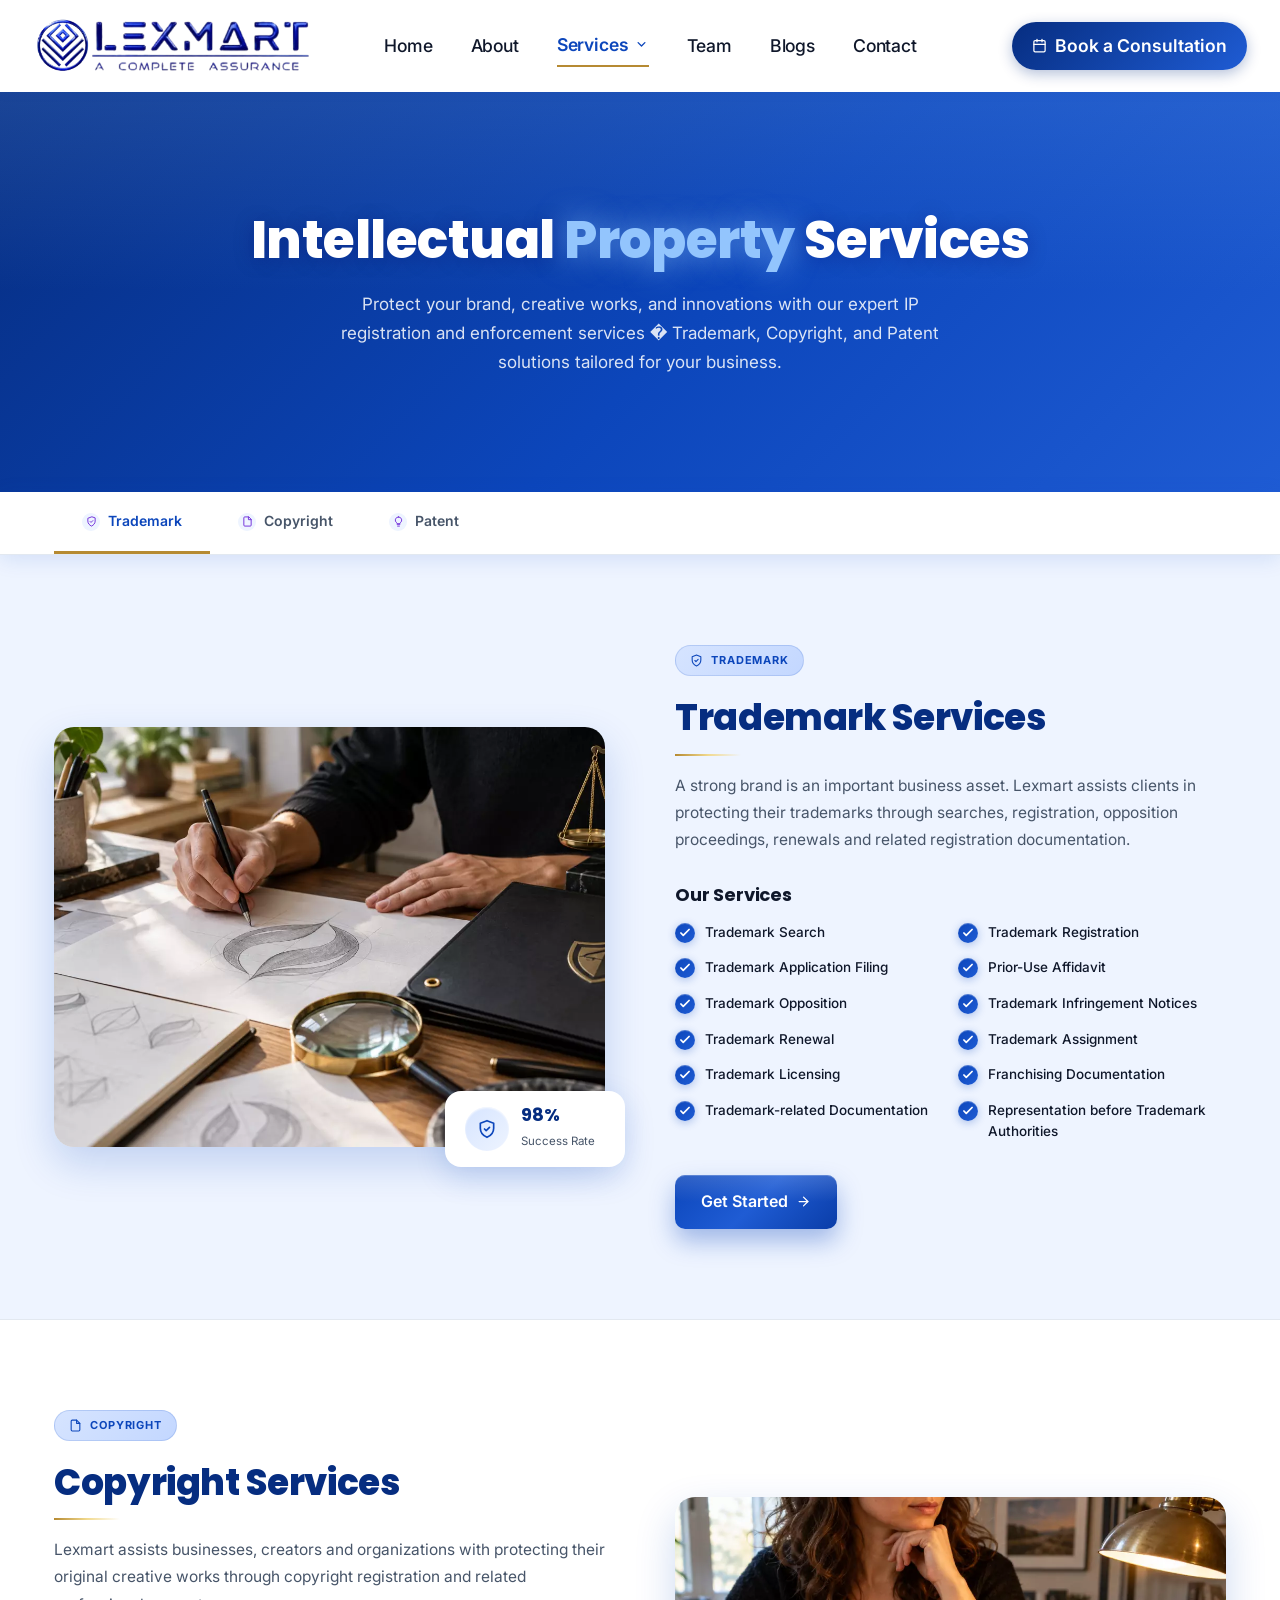
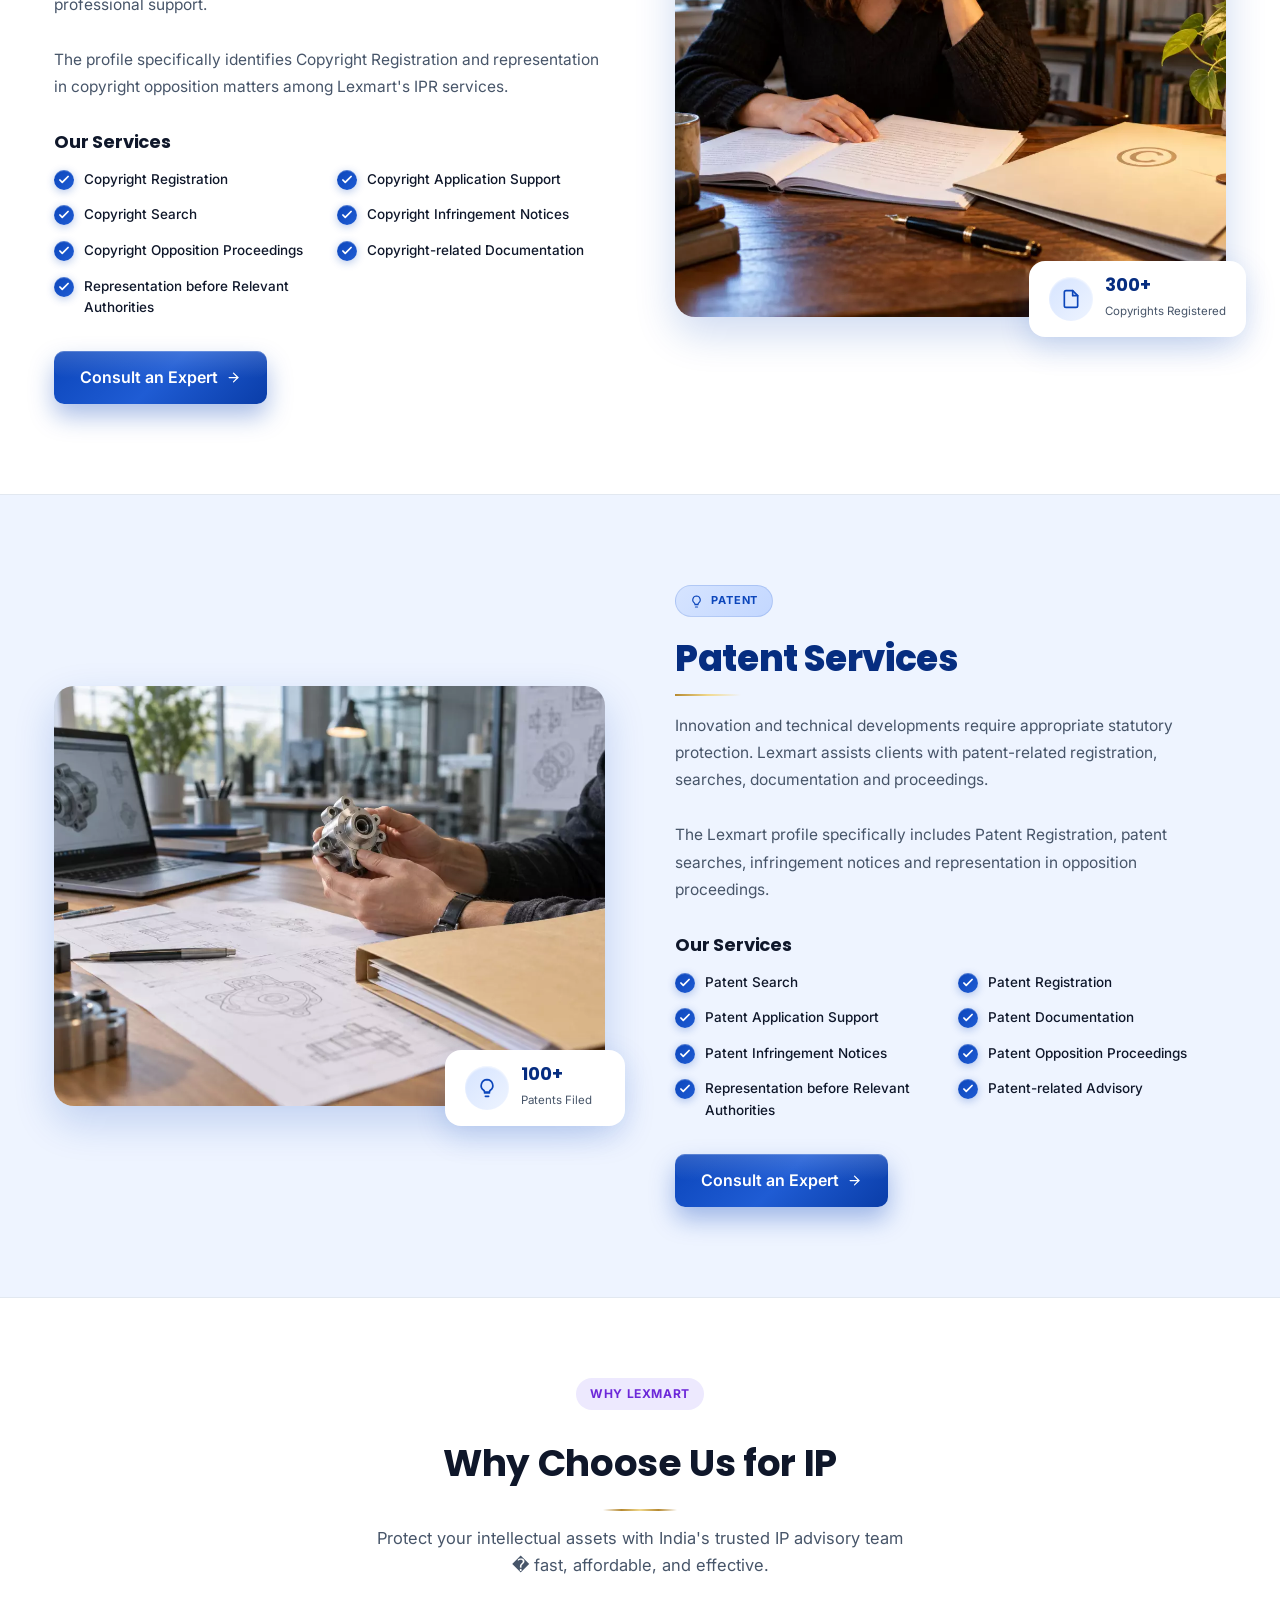
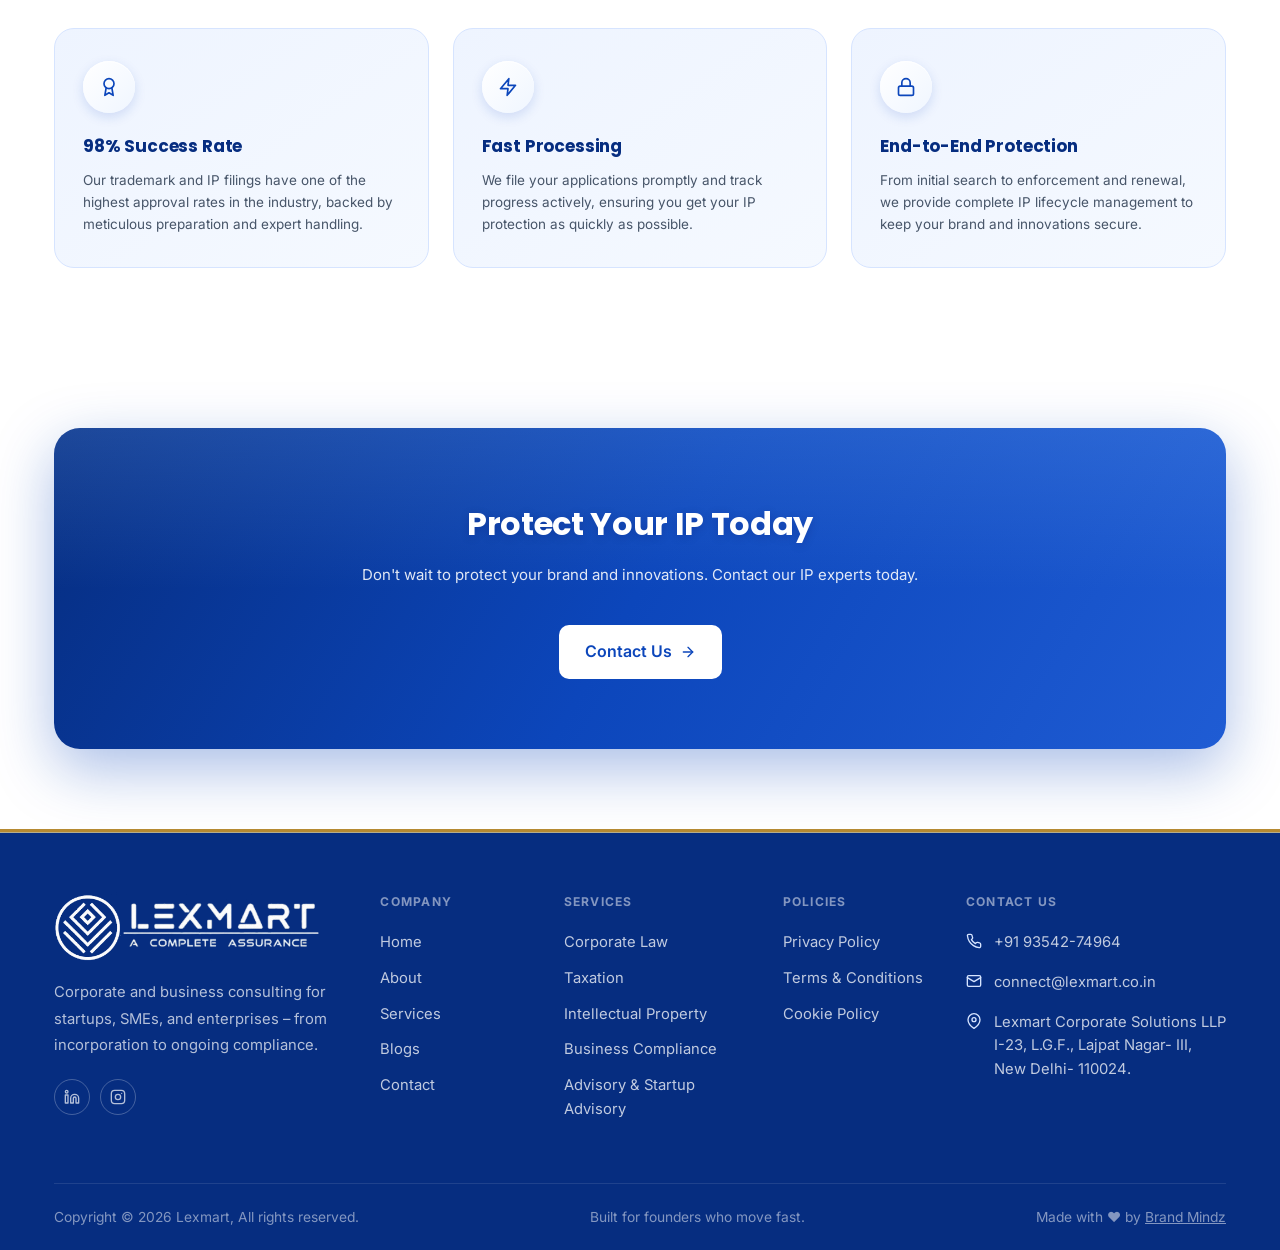
<file: service-intellectual-property.html>
<!DOCTYPE html>
<html lang="en">
<head>
<meta charset="UTF-8">
<meta name="viewport" content="width=device-width, initial-scale=1.0">
<title>Intellectual Property Services - Lexmart | Corporate & Business Advisors</title>
<link rel="icon" type="image/png" href="images/favioco.png">
<link rel="apple-touch-icon" href="images/favioco.png">
<meta name="description" content="Expert Intellectual Property services including Trademark Registration, Copyright, and Patent filing by Lexmart.">
<link rel="preconnect" href="https://fonts.googleapis.com">
<link href="https://fonts.googleapis.com/css2?family=Poppins:wght@500;600;700;800&family=Inter:wght@400;500;600;700&display=swap" rel="stylesheet">
<link rel="stylesheet" href="style.css?v=20260929.5">
<style>
  /* -- Lexmart Logo Blue Color Palette (Glossy) -- */
  /* Primary: #0C46BB | Dark: #062d80 | Mid: #1f5cd4 | Gloss: #7ab3ff | Tint: #d6e4ff / #eef4ff */

  .sp-hero {
    background: linear-gradient(135deg, #062d80 0%, #0C46BB 55%, #1f5cd4 100%);
    padding: 120px 0 80px;
    position: relative; overflow: hidden;
  }
  /* Glossy sheen overlay */
  .sp-hero::after {
    content: "";
    position: absolute; top: 0; left: 0; right: 0; height: 50%;
    background: linear-gradient(180deg, rgba(122,179,255,0.18) 0%, rgba(122,179,255,0) 100%);
    pointer-events: none; z-index: 1;
  }
  .sp-hero::before {
    content: ""; position: absolute; inset: 0;
    background: url('https://images.unsplash.com/photo-1589829545856-d10d557cf95f?auto=format&fit=crop&q=80&w=1800') center/cover no-repeat;
    opacity: 0.08; pointer-events: none;
  }
  .sp-hero-inner { position: relative; z-index: 2; text-align: center; }
  .sp-hero .breadcrumb { display: flex; align-items: center; justify-content: center; gap: 8px; font-size: 13px; color: rgba(255,255,255,0.6); margin-bottom: 20px; }
  .sp-hero .breadcrumb a { color: rgba(255,255,255,0.75); }
  .sp-hero .breadcrumb span { color: rgba(255,255,255,0.4); }
  .sp-hero h1 { font-family: 'Poppins',sans-serif; font-size: 52px; font-weight: 800; color: #fff; line-height: 1.15; margin-bottom: 20px; text-shadow: 0 2px 20px rgba(0,0,100,0.3); }
  .sp-hero h1 .accent { color: #93c5fd; text-shadow: 0 0 30px rgba(147,197,253,0.6); }
  .sp-hero p { font-size: 17px; color: rgba(255,255,255,0.85); max-width: 600px; margin: 0 auto 36px; line-height: 1.7; }
  .sp-hero-ctas { display: flex; gap: 14px; justify-content: center; flex-wrap: wrap; }

  .section-tabs-wrap { background: #fff; box-shadow: 0 4px 20px rgba(12,70,187,0.12); position: sticky; top: 72px; z-index: 40; border-bottom: 1px solid var(--border); }
  .section-tabs { display: flex; max-width: 1220px; margin: 0 auto; padding: 0 24px; overflow-x: auto; }
  .section-tabs::-webkit-scrollbar { display: none; }
  .section-tab { display: flex; align-items: center; gap: 8px; padding: 18px 28px; font-size: 14px; font-weight: 600; color: var(--ink-soft); cursor: pointer; white-space: nowrap; border-bottom: 3px solid transparent; transition: color .2s, border-color .2s; text-decoration: none; }
  .section-tab:hover { color: #0C46BB; }
  .section-tab.active { color: #0C46BB; border-bottom-color: #0C46BB; }
  .section-tab .tab-icon { width: 18px; height: 18px; border-radius: 50%; background: #eef4ff; display: flex; align-items: center; justify-content: center; flex-shrink: 0; }

  .svc-section { padding: 90px 0; border-bottom: 1px solid var(--border); scroll-margin-top: 140px; }
  .svc-section:nth-child(even) { background: #eef4ff; }
  .svc-grid { display: grid; grid-template-columns: 1fr 1fr; gap: 70px; align-items: center; }
  .svc-grid.reverse { direction: rtl; }
  .svc-grid.reverse > * { direction: ltr; }
  .svc-img-wrap { position: relative; }
  .svc-img { width: 100%; height: 420px; border-radius: 20px; object-fit: cover; box-shadow: 0 16px 40px rgba(12,70,187,0.2); display: block; }
  .svc-img-badge { position: absolute; bottom: -20px; right: -20px; background: #fff; border-radius: 16px; padding: 14px 20px; box-shadow: 0 10px 30px rgba(12,70,187,0.18); display: flex; align-items: center; gap: 12px; min-width: 180px; }
  .svc-img-badge .ib-icon { width: 44px; height: 44px; border-radius: 50%; background: linear-gradient(135deg, #d6e4ff, #eef4ff); color: #0C46BB; display: flex; align-items: center; justify-content: center; flex-shrink: 0; box-shadow: inset 0 1px 2px rgba(255,255,255,0.8); }
  .svc-img-badge strong { font-size: 18px; font-family: 'Poppins',sans-serif; color: #062d80; display: block; line-height: 1.1; }
  .svc-img-badge span { font-size: 11.5px; color: var(--ink-soft); }
  .svc-content .sec-eyebrow { display: inline-flex; align-items: center; gap: 8px; background: linear-gradient(135deg, #d6e4ff, #c3d7ff); color: #0C46BB; font-size: 11px; font-weight: 700; letter-spacing: .08em; text-transform: uppercase; padding: 6px 14px; border-radius: 999px; margin-bottom: 20px; border: 1px solid rgba(12,70,187,0.15); }
  .svc-content h2 { font-size: 36px; font-weight: 800; color: #062d80; margin-bottom: 16px; line-height: 1.2; }
  .svc-content .svc-intro { font-size: 15.5px; color: var(--ink-soft); line-height: 1.75; margin-bottom: 28px; }
  .svc-features { display: grid; grid-template-columns: 1fr 1fr; gap: 14px; margin-bottom: 32px; }
  .svc-feat-item { display: flex; align-items: flex-start; gap: 10px; font-size: 13.5px; color: var(--ink); font-weight: 500; }
  .svc-feat-item .fi-dot { width: 20px; height: 20px; border-radius: 50%; background: linear-gradient(135deg, #0C46BB, #1f5cd4); color: #fff; display: flex; align-items: center; justify-content: center; flex-shrink: 0; margin-top: 1px; font-size: 13px; font-weight: 700; box-shadow: 0 2px 8px rgba(12,70,187,0.3), inset 0 1px 0 rgba(255,255,255,0.25); }
  .svc-actions { display: flex; gap: 14px; flex-wrap: wrap; }
  .btn-purple {
    background: linear-gradient(135deg, #0C46BB 0%, #1f5cd4 50%, #0a3da8 100%);
    color: #fff;
    box-shadow: 0 12px 24px rgba(12,70,187,0.35), inset 0 1px 0 rgba(255,255,255,0.2);
    border: none;
    position: relative; overflow: hidden;
  }
  .btn-purple::after { content:""; position:absolute; top:0; left:0; right:0; height:50%; background:linear-gradient(180deg,rgba(255,255,255,0.15),transparent); pointer-events:none; border-radius: inherit; }
  .btn-purple:hover { background: linear-gradient(135deg, #062d80 0%, #0C46BB 100%); box-shadow: 0 16px 32px rgba(12,70,187,0.45), inset 0 -3px 0 var(--gold); }

  .why-section { padding: 80px 0; background: #fff; }
  .why-cards-grid { display: grid; grid-template-columns: repeat(3, 1fr); gap: 24px; margin-top: 50px; }
  .why-item { background: linear-gradient(145deg, #eef4ff, #f5f9ff); border: 1px solid #d6e4ff; border-radius: 20px; padding: 32px 28px; transition: all .3s ease; position: relative; overflow: hidden; }
  .why-item::before { content:""; position:absolute; top:0; left:0; right:0; height:3px; background:linear-gradient(90deg, #0C46BB, #7ab3ff); opacity:0; transition: opacity .3s; }
  .why-item:hover::before { opacity:1; }
  .why-item:hover { background: linear-gradient(135deg, #0C46BB 0%, #1f5cd4 100%); border-color: #0C46BB; transform: translateY(-4px); box-shadow: 0 20px 40px rgba(12,70,187,0.3), inset 0 1px 0 rgba(255,255,255,0.15); }
  .why-item:hover h3, .why-item:hover p { color: #fff; }
  .why-item .wi-icon { width: 52px; height: 52px; border-radius: 50%; background: linear-gradient(135deg, #ffffff, #f0f6ff); color: #0C46BB; display: flex; align-items: center; justify-content: center; margin-bottom: 20px; box-shadow: 0 4px 12px rgba(12,70,187,0.15), inset 0 1px 0 rgba(255,255,255,0.9); }
  .why-item:hover .wi-icon { background: rgba(255,255,255,0.2); color: #fff; box-shadow: none; }
  .why-item h3 { font-size: 17px; font-weight: 700; margin-bottom: 10px; color: #062d80; }
  .why-item p { font-size: 13.5px; color: var(--ink-soft); line-height: 1.6; }

  .sp-cta-section { padding: 80px 0; }
  .cta-purple {
    background: linear-gradient(120deg, #062d80 0%, #0C46BB 50%, #1f5cd4 100%);
    border-radius: 26px; padding: 70px 24px; text-align: center; color: #fff;
    position: relative; overflow: hidden;
    box-shadow: 0 20px 60px rgba(12,70,187,0.35);
  }
  .cta-purple::before { content:""; position:absolute; top:0; left:0; right:0; height:50%; background:linear-gradient(180deg, rgba(122,179,255,0.2), transparent); pointer-events:none; }
  .cta-purple h2 { color: #fff; font-size: 32px; margin-bottom: 14px; position:relative; z-index:1; text-shadow: 0 2px 10px rgba(0,0,80,0.2); }
  .cta-purple p { color: rgba(255,255,255,0.88); font-size: 15px; margin-bottom: 28px; position:relative; z-index:1; }

  @media (max-width: 900px) {
    .sp-hero h1 { font-size: 34px; }
    .svc-grid, .svc-grid.reverse { grid-template-columns: 1fr; direction: ltr; gap: 36px; }
    .svc-img { height: 260px; }
    .svc-img-badge { bottom: 10px; right: 10px; }
    .why-cards-grid { grid-template-columns: 1fr; }
    .svc-features { grid-template-columns: 1fr; }
    .section-tab { padding: 14px 18px; font-size: 13px; }
  }
</style>
</head>
<body>

<svg width="0" height="0" style="position:absolute">
<defs>
  <symbol id="i-bulb" viewBox="0 0 24 24"><path d="M9 18h6M10 22h4M12 2a7 7 0 0 0-4 12.7c.6.5 1 1.2 1 2.05V17h6v-.25c0-.85.4-1.55 1-2.05A7 7 0 0 0 12 2Z"/></symbol>
  <symbol id="i-arrow" viewBox="0 0 24 24"><line x1="5" y1="12" x2="19" y2="12"/><polyline points="12 5 19 12 12 19"/></symbol>
  <symbol id="i-chevron" viewBox="0 0 24 24"><polyline points="6 9 12 15 18 9"/></symbol>
  <symbol id="i-calendar" viewBox="0 0 24 24"><rect x="3" y="4" width="18" height="18" rx="2"/><line x1="16" y1="2" x2="16" y2="6"/><line x1="8" y1="2" x2="8" y2="6"/><line x1="3" y1="10" x2="21" y2="10"/></symbol>
  <symbol id="i-phone" viewBox="0 0 24 24"><path d="M22 16.92v3a2 2 0 0 1-2.18 2 19.79 19.79 0 0 1-8.63-3.07 19.5 19.5 0 0 1-6-6 19.79 19.79 0 0 1-3.07-8.67A2 2 0 0 1 4.11 2h3a2 2 0 0 1 2 1.72c.127.96.362 1.903.7 2.81a2 2 0 0 1-.45 2.11L8.09 9.91a16 16 0 0 0 6 6l1.27-1.27a2 2 0 0 1 2.11-.45c.907.338 1.85.573 2.81.7A2 2 0 0 1 22 16.92z"/></symbol>
  <symbol id="i-mail" viewBox="0 0 24 24"><rect x="2" y="4" width="20" height="16" rx="2"/><path d="m2 7 10 6 10-6"/></symbol>
  <symbol id="i-pin" viewBox="0 0 24 24"><path d="M21 10c0 7-9 13-9 13s-9-6-9-13a9 9 0 0 1 18 0z"/><circle cx="12" cy="10" r="3"/></symbol>
  <symbol id="i-linkedin" viewBox="0 0 24 24"><path d="M16 8a6 6 0 0 1 6 6v7h-4v-7a2 2 0 0 0-2-2 2 2 0 0 0-2 2v7h-4v-7a6 6 0 0 1 6-6z"/><rect x="2" y="9" width="4" height="12"/><circle cx="4" cy="4" r="2"/></symbol>
  <symbol id="i-twitter" viewBox="0 0 24 24"><path d="M23 3a10.9 10.9 0 0 1-3.14 1.53 4.48 4.48 0 0 0-7.86 3v1A10.66 10.66 0 0 1 3 4s-4 9 5 13a11.64 11.64 0 0 1-7 2c9 5 20 0 20-11.5a4.5 4.5 0 0 0-.08-.83A7.72 7.72 0 0 0 23 3z"/></symbol>
  <symbol id="i-facebook" viewBox="0 0 24 24"><path d="M18 2h-3a5 5 0 0 0-5 5v3H7v4h3v8h4v-8h3l1-4h-4V7a1 1 0 0 1 1-1h3z"/></symbol>
  <symbol id="i-instagram" viewBox="0 0 24 24"><rect x="2" y="2" width="20" height="20" rx="5"/><circle cx="12" cy="12" r="4"/><circle cx="17.5" cy="6.5" r="1" fill="currentColor" stroke="none"/></symbol>
  <symbol id="i-shield" viewBox="0 0 24 24"><path d="M12 2 4 5v6c0 5 3.5 9 8 11 4.5-2 8-6 8-11V5Z"/><path d="m9 12 2 2 4-4"/></symbol>
  <symbol id="i-rupee" viewBox="0 0 24 24"><path d="M7 4h10M7 9h10M7 4c4 0 6 2 6 4.5S11 13 7 13l7 8"/></symbol>
  <symbol id="i-building" viewBox="0 0 24 24"><rect x="4" y="3" width="16" height="18" rx="1"/><path d="M9 21v-4h6v4M9 8h1M14 8h1M9 12h1M14 12h1M9 16h1M14 16h1"/></symbol>
  <symbol id="i-lock" viewBox="0 0 24 24"><rect x="3" y="11" width="18" height="11" rx="2"/><path d="M7 11V7a5 5 0 0 1 10 0v4"/></symbol>
  <symbol id="i-award" viewBox="0 0 24 24"><circle cx="12" cy="8" r="6"/><path d="M15.5 13.5 17 22l-5-3-5 3 1.5-8.5"/></symbol>
  <symbol id="i-zap" viewBox="0 0 24 24"><polygon points="13 2 3 14 12 14 11 22 21 10 12 10 13 2"/></symbol>
  <symbol id="i-doc" viewBox="0 0 24 24"><path d="M14 2H6a2 2 0 0 0-2 2v16a2 2 0 0 0 2 2h12a2 2 0 0 0 2-2V8z"/><polyline points="14 2 14 8 20 8"/></symbol>
</defs>
</svg>

<div id="site-header"></div>
<script src="header.js?v=20260907.2" defer></script>

<section class="sp-hero">
  <div class="container sp-hero-inner">
   
    <h1>Intellectual <span class="accent">Property</span> Services</h1>
    <p>Protect your brand, creative works, and innovations with our expert IP registration and enforcement services � Trademark, Copyright, and Patent solutions tailored for your business.</p>
    <!-- <div class="sp-hero-ctas">
      <a href="#trademark" class="btn btn-outline" style="color:#fff;border-color:rgba(255,255,255,0.4);">Explore Sections <svg class="icon" style="width:16px;height:16px;"><use href="#i-chevron"/></svg></a>
    </div> -->
  </div>
</section>

<div class="section-tabs-wrap">
  <div class="section-tabs">
    <a href="#trademark" class="section-tab active" id="tab-tm"><span class="tab-icon"><svg class="icon" style="width:11px;height:11px;color:#6d28d9"><use href="#i-shield"/></svg></span>Trademark</a>
    <a href="#copyright" class="section-tab" id="tab-cr"><span class="tab-icon"><svg class="icon" style="width:11px;height:11px;color:#6d28d9"><use href="#i-doc"/></svg></span>Copyright</a>
    <a href="#patent" class="section-tab" id="tab-pt"><span class="tab-icon"><svg class="icon" style="width:11px;height:11px;color:#6d28d9"><use href="#i-bulb"/></svg></span>Patent</a>
  </div>
</div>

<!-- Trademark -->
<section class="svc-section" id="trademark">
  <div class="container">
    <div class="svc-grid">
      <div class="svc-img-wrap">
        <img src="images/services/trademark-registration.webp" alt="Trademark Registration" class="svc-img" loading="lazy">
        <div class="svc-img-badge">
          <div class="ib-icon"><svg class="icon"><use href="#i-shield"/></svg></div>
          <div><strong>98%</strong><span>Success Rate</span></div>
        </div>
      </div>
      <div class="svc-content">
        <span class="sec-eyebrow"><svg class="icon" style="width:13px;height:13px;"><use href="#i-shield"/></svg> Trademark</span>
        <h2>Trademark Services</h2>
        <p class="svc-intro">A strong brand is an important business asset. Lexmart assists clients in protecting their trademarks through searches, registration, opposition proceedings, renewals and related registration documentation.</p>
        <h3 style="font-size: 18px; margin-bottom: 12px;">Our Services</h3>
        <div class="svc-features">
          <div class="svc-feat-item"><span class="fi-dot" aria-hidden="true"></span> Trademark Search</div>
          <div class="svc-feat-item"><span class="fi-dot" aria-hidden="true"></span> Trademark Registration</div>
          <div class="svc-feat-item"><span class="fi-dot" aria-hidden="true"></span> Trademark Application Filing</div>
          <div class="svc-feat-item"><span class="fi-dot" aria-hidden="true"></span> Prior-Use Affidavit</div>
          <div class="svc-feat-item"><span class="fi-dot" aria-hidden="true"></span> Trademark Opposition</div>
          <div class="svc-feat-item"><span class="fi-dot" aria-hidden="true"></span> Trademark Infringement Notices</div>
          <div class="svc-feat-item"><span class="fi-dot" aria-hidden="true"></span> Trademark Renewal</div>
          <div class="svc-feat-item"><span class="fi-dot" aria-hidden="true"></span> Trademark Assignment</div>
          <div class="svc-feat-item"><span class="fi-dot" aria-hidden="true"></span> Trademark Licensing</div>
          <div class="svc-feat-item"><span class="fi-dot" aria-hidden="true"></span> Franchising Documentation</div>
          <div class="svc-feat-item"><span class="fi-dot" aria-hidden="true"></span> Trademark-related Documentation</div>
          <div class="svc-feat-item"><span class="fi-dot" aria-hidden="true"></span> Representation before Trademark Authorities</div>
        </div>
        <div class="svc-actions">
          <a
  class="btn btn-purple"
  id="tm-consult"
  href="https://wa.me/919354274964?text=Hello%20Lexmart%2C%20I%20am%20interested%20in%20your%20Trademark%20Services.%20I%20would%20like%20assistance%20with%20trademark%20search%2C%20registration%2C%20application%20filing%2C%20prior-use%20affidavit%2C%20opposition%2C%20infringement%20notices%2C%20renewal%2C%20assignment%2C%20licensing%2C%20franchising%20documentation%2C%20or%20representation%20before%20Trademark%20Authorities.%20Please%20guide%20me."
  target="_blank"
  rel="noopener noreferrer"
>
  Get Started
  <svg class="icon" style="width:15px;height:15px;">
    <use href="#i-arrow"/>
  </svg>
</a>
        </div>
      </div>
    </div>
  </div>
</section>

<!-- Copyright -->
<section class="svc-section" id="copyright">
  <div class="container">
    <div class="svc-grid reverse">
      <div class="svc-img-wrap">
        <img src="images/services/copyright-services.webp" alt="Copyright Services" class="svc-img" loading="lazy">
        <div class="svc-img-badge">
          <div class="ib-icon"><svg class="icon"><use href="#i-doc"/></svg></div>
          <div><strong>300+</strong><span>Copyrights Registered</span></div>
        </div>
      </div>
      <div class="svc-content">
        <span class="sec-eyebrow"><svg class="icon" style="width:13px;height:13px;"><use href="#i-doc"/></svg> Copyright</span>
        <h2>Copyright Services</h2>
        <p class="svc-intro">Lexmart assists businesses, creators and organizations with protecting their original creative works through copyright registration and related professional support.</p>
        <p class="svc-intro">The profile specifically identifies Copyright Registration and representation in copyright opposition matters among Lexmart's IPR services.</p>
        <h3 style="font-size: 18px; margin-bottom: 12px;">Our Services</h3>
        <div class="svc-features">
          <div class="svc-feat-item"><span class="fi-dot" aria-hidden="true"></span> Copyright Registration</div>
          <div class="svc-feat-item"><span class="fi-dot" aria-hidden="true"></span> Copyright Application Support</div>
          <div class="svc-feat-item"><span class="fi-dot" aria-hidden="true"></span> Copyright Search</div>
          <div class="svc-feat-item"><span class="fi-dot" aria-hidden="true"></span> Copyright Infringement Notices</div>
          <div class="svc-feat-item"><span class="fi-dot" aria-hidden="true"></span> Copyright Opposition Proceedings</div>
          <div class="svc-feat-item"><span class="fi-dot" aria-hidden="true"></span> Copyright-related Documentation</div>
          <div class="svc-feat-item"><span class="fi-dot" aria-hidden="true"></span> Representation before Relevant Authorities</div>
        </div>
        <div class="svc-actions">
          <a
  class="btn btn-purple"
  id="cr-consult"
  href="https://wa.me/919354274964?text=Hello%20Lexmart%2C%20I%20would%20like%20to%20consult%20an%20expert%20regarding%20Copyright%20Services.%20I%20need%20assistance%20with%20copyright%20registration%2C%20application%20support%2C%20copyright%20search%2C%20infringement%20notices%2C%20opposition%20proceedings%2C%20copyright-related%20documentation%2C%20or%20representation%20before%20relevant%20authorities.%20Please%20guide%20me."
  target="_blank"
  rel="noopener noreferrer"
>
  Consult an Expert
  <svg class="icon" style="width:15px;height:15px;">
    <use href="#i-arrow"/>
  </svg>
</a>
        </div>
      </div>
    </div>
  </div>
</section>

<!-- Patent -->
<section class="svc-section" id="patent">
  <div class="container">
    <div class="svc-grid">
      <div class="svc-img-wrap">
        <img src="images/services/patent-filing.webp" alt="Patent Filing" class="svc-img" loading="lazy">
        <div class="svc-img-badge">
          <div class="ib-icon"><svg class="icon"><use href="#i-bulb"/></svg></div>
          <div><strong>100+</strong><span>Patents Filed</span></div>
        </div>
      </div>
      <div class="svc-content">
        <span class="sec-eyebrow"><svg class="icon" style="width:13px;height:13px;"><use href="#i-bulb"/></svg> Patent</span>
        <h2>Patent Services</h2>
        <p class="svc-intro">Innovation and technical developments require appropriate statutory protection. Lexmart assists clients with patent-related registration, searches, documentation and proceedings.</p>
        <p class="svc-intro">The Lexmart profile specifically includes Patent Registration, patent searches, infringement notices and representation in opposition proceedings.</p>
        <h3 style="font-size: 18px; margin-bottom: 12px;">Our Services</h3>
        <div class="svc-features">
          <div class="svc-feat-item"><span class="fi-dot" aria-hidden="true"></span> Patent Search</div>
          <div class="svc-feat-item"><span class="fi-dot" aria-hidden="true"></span> Patent Registration</div>
          <div class="svc-feat-item"><span class="fi-dot" aria-hidden="true"></span> Patent Application Support</div>
          <div class="svc-feat-item"><span class="fi-dot" aria-hidden="true"></span> Patent Documentation</div>
          <div class="svc-feat-item"><span class="fi-dot" aria-hidden="true"></span> Patent Infringement Notices</div>
          <div class="svc-feat-item"><span class="fi-dot" aria-hidden="true"></span> Patent Opposition Proceedings</div>
          <div class="svc-feat-item"><span class="fi-dot" aria-hidden="true"></span> Representation before Relevant Authorities</div>
          <div class="svc-feat-item"><span class="fi-dot" aria-hidden="true"></span> Patent-related Advisory</div>
        </div>
        <div class="svc-actions">
          <a
  class="btn btn-purple"
  id="pt-consult"
  href="https://wa.me/919354274964?text=Hello%20Lexmart%2C%20I%20would%20like%20to%20consult%20an%20expert%20regarding%20Patent%20Services.%20I%20need%20assistance%20with%20patent%20search%2C%20patent%20registration%2C%20patent%20application%20support%2C%20documentation%2C%20infringement%20notices%2C%20opposition%20proceedings%2C%20representation%20before%20relevant%20authorities%2C%20or%20patent-related%20advisory.%20Please%20guide%20me."
  target="_blank"
  rel="noopener noreferrer"
>
  Consult an Expert
  <svg class="icon" style="width:15px;height:15px;">
    <use href="#i-arrow"/>
  </svg>
</a>
        </div>
      </div>
    </div>
  </div>
</section>

<!-- Why Choose -->
<section class="why-section">
  <div class="container">
    <div class="center">
      <span class="eyebrow" style="background:#ede9fe;color:#6d28d9;">Why Lexmart</span>
      <h2 class="section-title">Why Choose Us for IP</h2>
      <p class="section-sub">Protect your intellectual assets with India's trusted IP advisory team � fast, affordable, and effective.</p>
    </div>
    <div class="why-cards-grid">
      <div class="why-item">
        <div class="wi-icon"><svg class="icon"><use href="#i-award"/></svg></div>
        <h3>98% Success Rate</h3>
        <p>Our trademark and IP filings have one of the highest approval rates in the industry, backed by meticulous preparation and expert handling.</p>
      </div>
      <div class="why-item">
        <div class="wi-icon"><svg class="icon"><use href="#i-zap"/></svg></div>
        <h3>Fast Processing</h3>
        <p>We file your applications promptly and track progress actively, ensuring you get your IP protection as quickly as possible.</p>
      </div>
      <div class="why-item">
        <div class="wi-icon"><svg class="icon"><use href="#i-lock"/></svg></div>
        <h3>End-to-End Protection</h3>
        <p>From initial search to enforcement and renewal, we provide complete IP lifecycle management to keep your brand and innovations secure.</p>
      </div>
    </div>
  </div>
</section>

<section class="sp-cta-section">
  <div class="container">
    <div class="cta-purple">
      <h2>Protect Your IP Today</h2>
      <p>Don't wait to protect your brand and innovations. Contact our IP experts today.</p>
      <a href="contact.html" class="btn btn-white" id="cta-final-btn" style="margin-top:10px;">Contact Us <svg class="icon" style="width:16px;height:16px;"><use href="#i-arrow"/></svg></a>
    </div>
  </div>
</section>

  <footer>
    <div class="container">
      <div class="footer-grid">
        <!-- Brand -->
        <div>
          <a href="index.html" class="footer-logo" style="text-decoration: none;">
            <img src="images/white_logo_footer.png" alt="Lexmart Logo"
              style="height:140px; width:auto; object-fit:contain; border-radius:8px;">
          </a>
          <p>Corporate and business consulting for startups, SMEs, and enterprises &ndash; from incorporation to ongoing compliance.</p>
          <div class="social-row">
            <a class="social-circle" href="https://www.linkedin.com/company/90358388/admin/dashboard/" target="_blank" rel="noopener noreferrer" aria-label="Follow Lexmart on LinkedIn"><svg class="icon" style="width:16px;height:16px;"><use href="#i-linkedin" /></svg></a>
            <a class="social-circle" href="https://www.instagram.com/lexmartcorporatesolution_15/?hl=en" target="_blank" rel="noopener noreferrer" aria-label="Follow Lexmart on Instagram"><svg class="icon" style="width:16px;height:16px;"><use href="#i-instagram" /></svg></a>
          </div>
        </div>
        <!-- Company -->
        <div>
          <h4>Company</h4>
          <ul>
            <li><a href="index.html">Home</a></li>
            <li><a href="about.html">About</a></li>
            <li><a href="service-corporate-law.html">Services</a></li>
            <li><a href="blogs.html">Blogs</a></li>
            <li><a href="contact.html">Contact</a></li>
          </ul>
        </div>
        <!-- Services -->
        <div>
          <h4>Services</h4>
          <ul>
            <li><a href="service-corporate-law.html">Corporate Law</a></li>
            <li><a href="service-taxation.html">Taxation</a></li>
            <li><a href="service-intellectual-property.html">Intellectual Property</a></li>
            <li><a href="service-business-compliance.html">Business Compliance</a></li>
            <li><a href="service-advisory.html">Advisory &amp; Startup Advisory</a></li>
          </ul>
        </div>
        <!-- Policies -->
        <div>
          <h4>Policies</h4>
          <ul>
            <li><a href="privacy-policy.html">Privacy Policy</a></li>
            <li><a href="terms-conditions.html">Terms &amp; Conditions</a></li>
            <li><a href="cookie-policy.html">Cookie Policy</a></li>
          </ul>
        </div>
        <!-- Contact -->
        <div>
          <h4>Contact Us</h4>
          <ul class="contact-list">
            <li><svg class="icon">
                <use href="#i-phone" />
              </svg><span><a href="tel:+919354274964">+91 93542-74964</a></span></li>
            <li><svg class="icon">
                <use href="#i-mail" />
              </svg><span><a href="mailto:connect@lexmart.co.in">connect@lexmart.co.in</a></span></li>
            <li><svg class="icon">
                <use href="#i-pin" />
              </svg><span><span style="white-space:nowrap;">Lexmart Corporate Solutions LLP</span><br>I-23, L.G.F., Lajpat Nagar- III,<br>New Delhi- 110024.</span></li>
          </ul>
        </div>
      </div>
      <div class="footer-bottom">
        <span>Copyright &copy; 2026 Lexmart, All rights reserved.</span>
        <span>Built for founders who move fast.</span>
        <span>Made with ❤️ by <a href="https://brandmindz.com/" target="_blank" rel="noopener" style="color: inherit; text-decoration: underline;">Brand Mindz</a></span>
      </div>
    </div>
  </footer>

<script>
  const sections = ['trademark','copyright','patent'];
  const tabs = {'trademark':'tab-tm','copyright':'tab-cr','patent':'tab-pt'};
  window.addEventListener('scroll', () => {
    let current = sections[0];
    sections.forEach(id => { const el = document.getElementById(id); if (el && el.getBoundingClientRect().top <= 200) current = id; });
    document.querySelectorAll('.section-tab').forEach(t => t.classList.remove('active'));
    const activeTab = document.getElementById(tabs[current]);
    if (activeTab) activeTab.classList.add('active');
  });
</script>
</body>
</html>
</file>
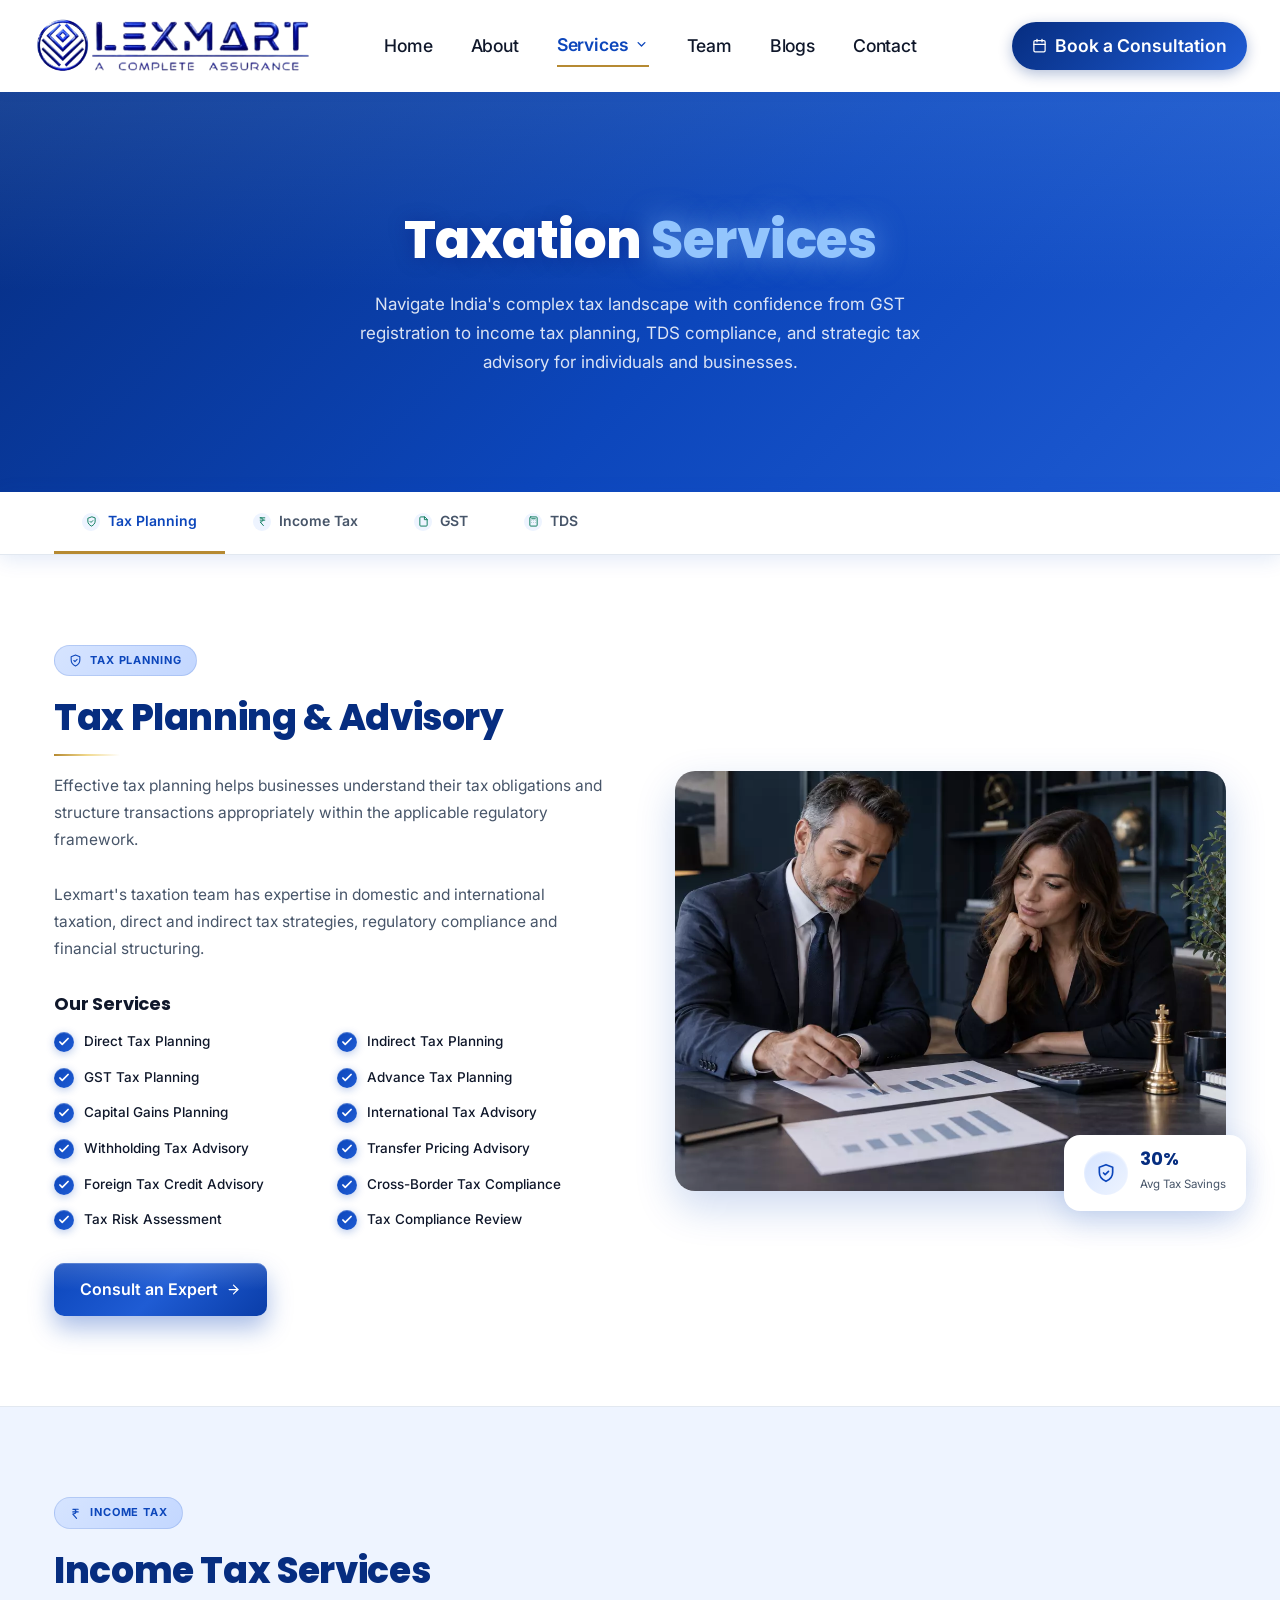
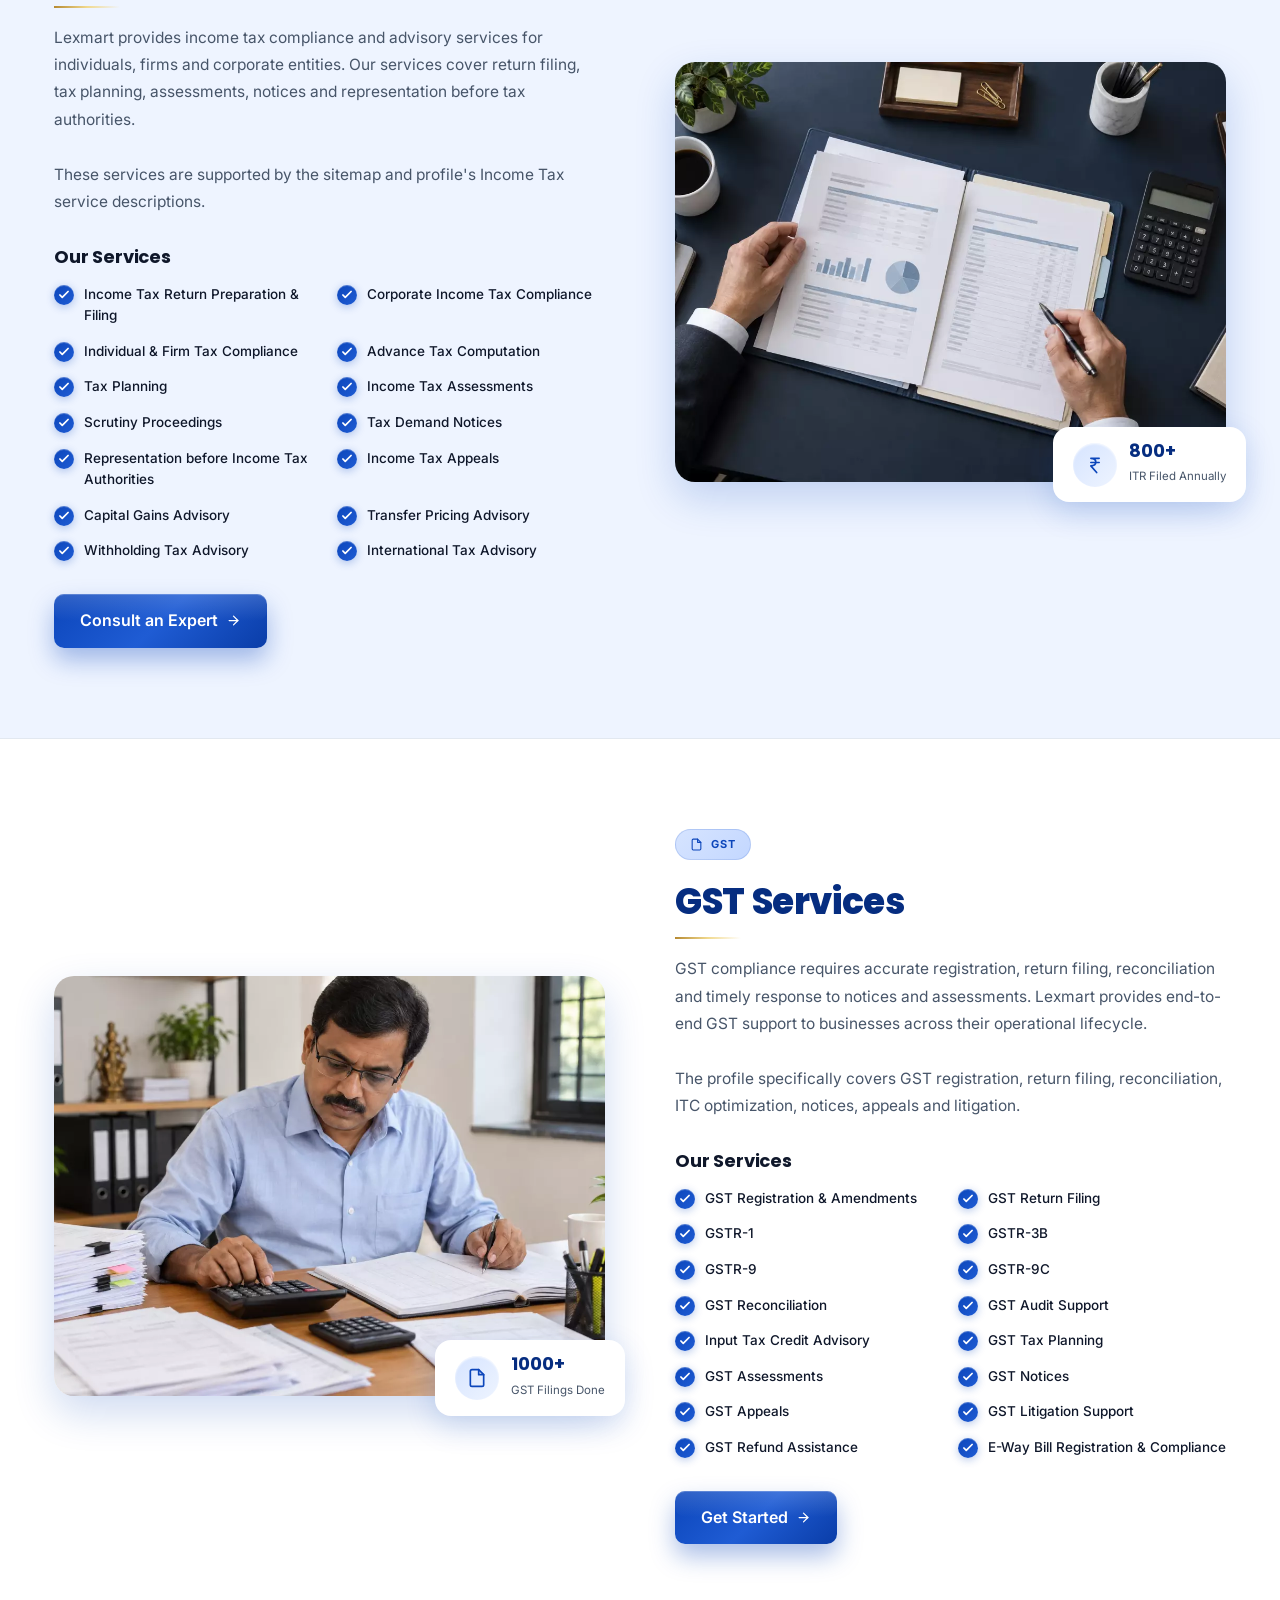
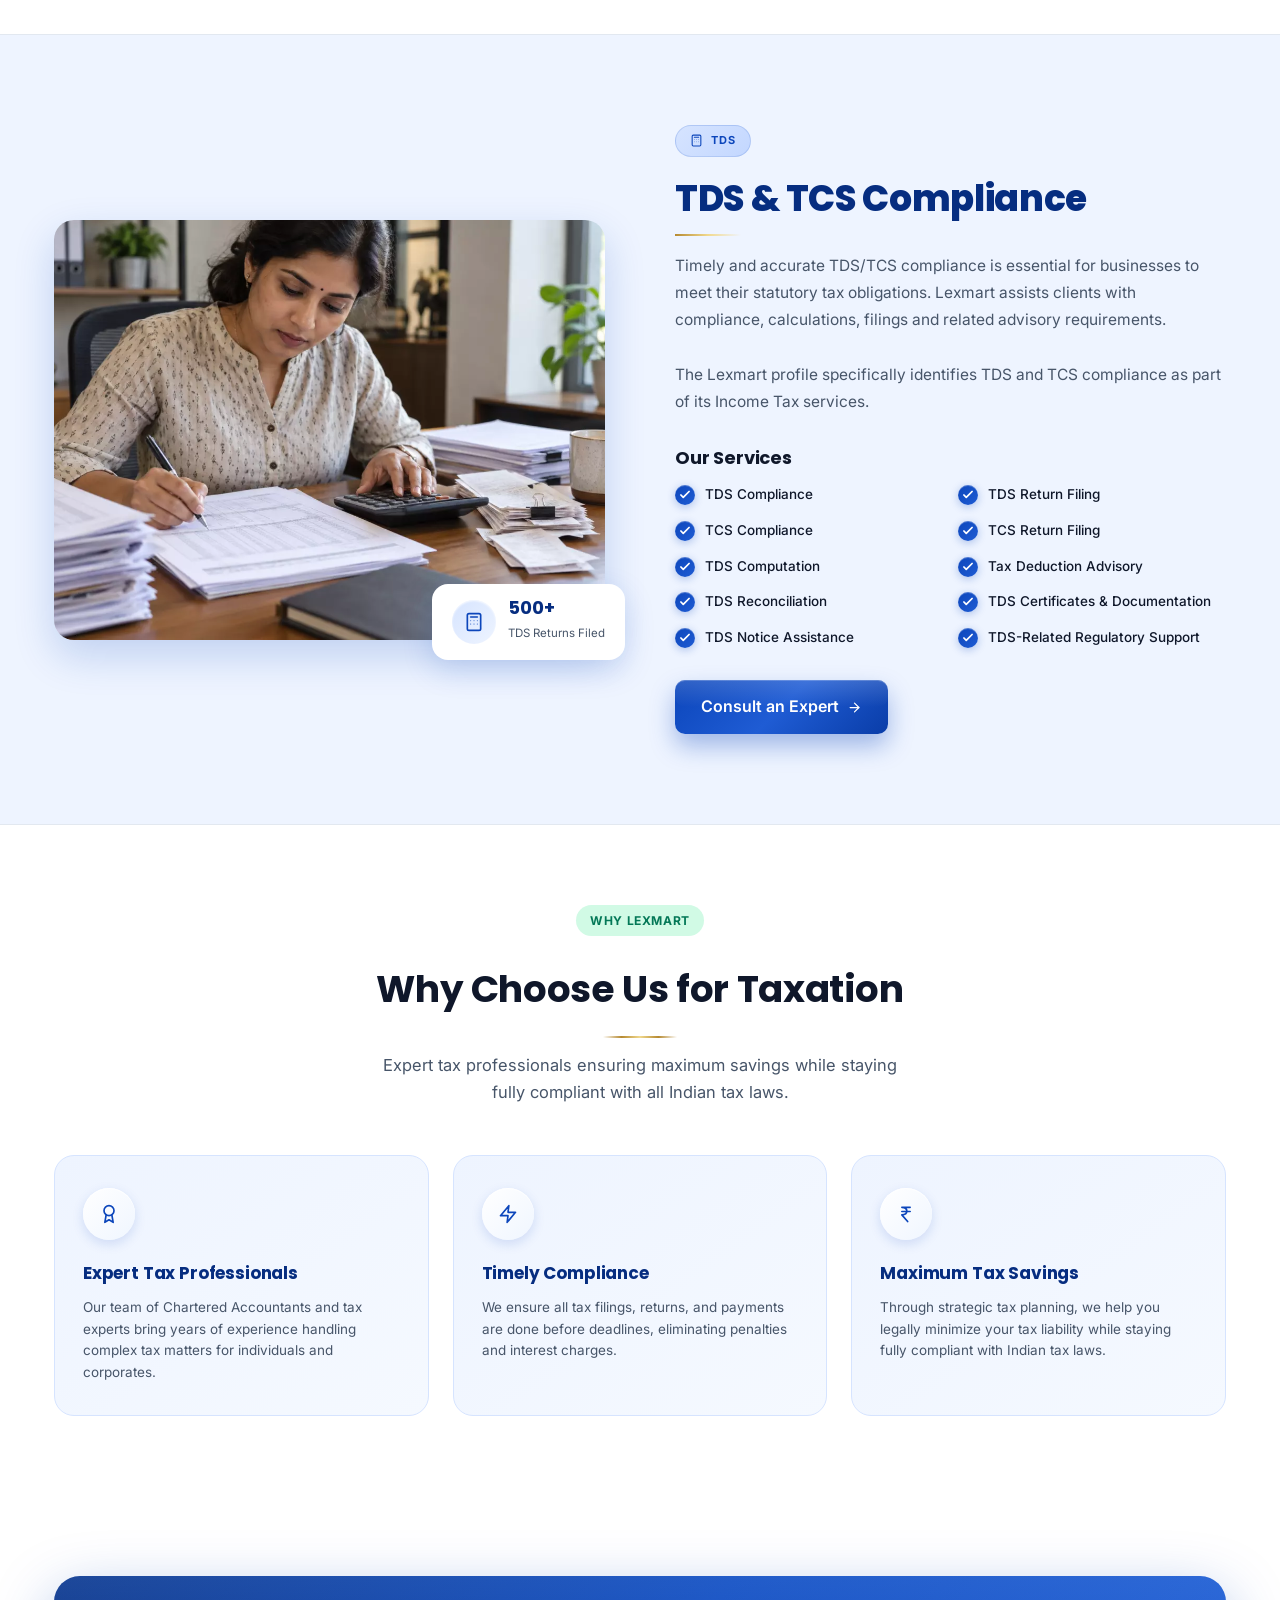
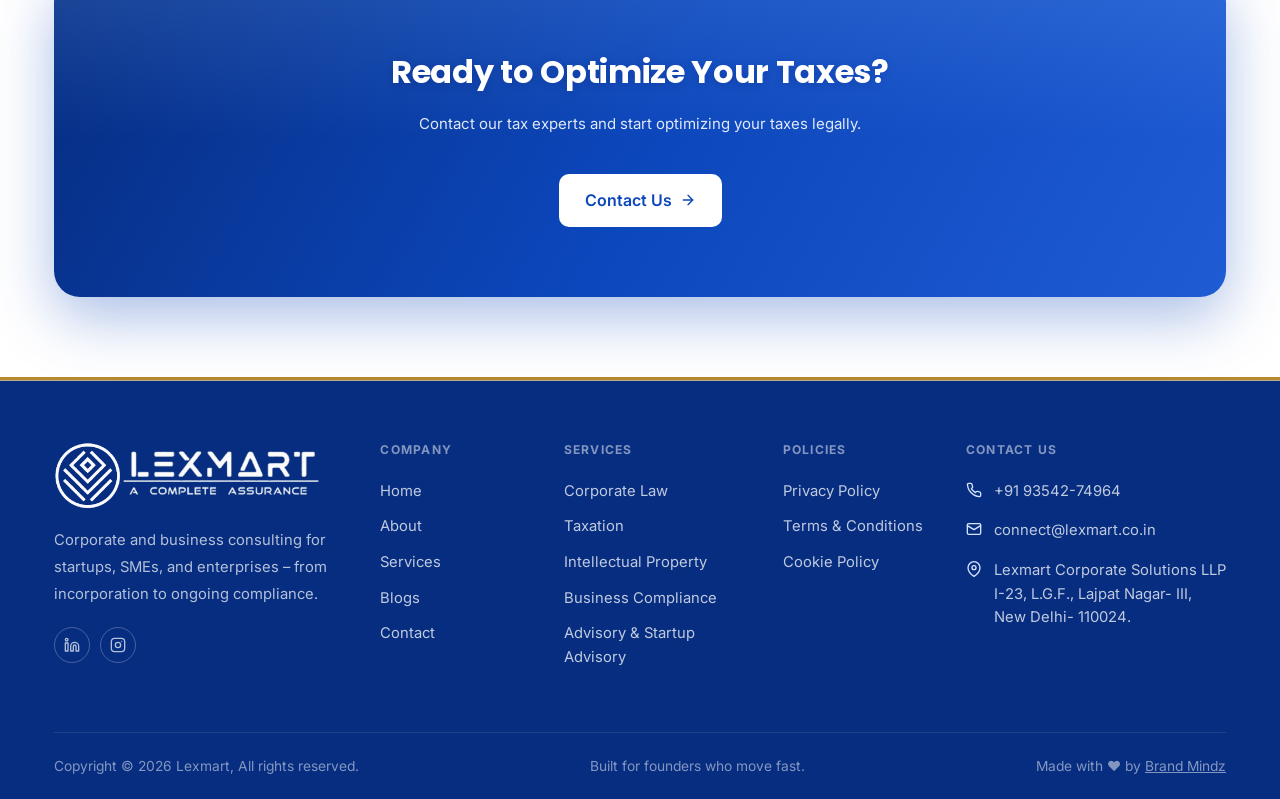
<file: service-taxation.html>
<!DOCTYPE html>
<html lang="en">
<head>
<meta charset="UTF-8">
<meta name="viewport" content="width=device-width, initial-scale=1.0">
<title>Taxation Services - Lexmart | Corporate & Business Advisors</title>
<link rel="icon" type="image/png" href="images/favioco.png">
<link rel="apple-touch-icon" href="images/favioco.png">
<meta name="description" content="Expert Taxation services including GST, Income Tax, TDS compliance, and Tax Planning by Lexmart.">
<link rel="preconnect" href="https://fonts.googleapis.com">
<link href="https://fonts.googleapis.com/css2?family=Poppins:wght@500;600;700;800&family=Inter:wght@400;500;600;700&display=swap" rel="stylesheet">
<link rel="stylesheet" href="style.css?v=20260929.5">
<style>
  /* -- Lexmart Logo Blue Color Palette (Glossy) -- */
  /* Primary: #0C46BB | Dark: #062d80 | Mid: #1f5cd4 | Gloss: #7ab3ff | Tint: #d6e4ff / #eef4ff */

  .sp-hero {
    background: linear-gradient(135deg, #062d80 0%, #0C46BB 55%, #1f5cd4 100%);
    padding: 120px 0 80px;
    position: relative;
    overflow: hidden;
  }
  /* Glossy sheen overlay */
  .sp-hero::after {
    content: "";
    position: absolute; top: 0; left: 0; right: 0; height: 50%;
    background: linear-gradient(180deg, rgba(122,179,255,0.18) 0%, rgba(122,179,255,0) 100%);
    pointer-events: none; z-index: 1;
  }
  .sp-hero::before {
    content: "";
    position: absolute; inset: 0;
    background: url('https://images.unsplash.com/photo-1554224155-6726b3ff858f?auto=format&fit=crop&q=80&w=1800') center/cover no-repeat;
    opacity: 0.08; pointer-events: none;
  }
  .sp-hero-inner { position: relative; z-index: 2; text-align: center; }
  .sp-hero .breadcrumb { display: flex; align-items: center; justify-content: center; gap: 8px; font-size: 13px; color: rgba(255,255,255,0.6); margin-bottom: 20px; }
  .sp-hero .breadcrumb a { color: rgba(255,255,255,0.75); transition: color .2s; }
  .sp-hero .breadcrumb a:hover { color: #fff; }
  .sp-hero .breadcrumb span { color: rgba(255,255,255,0.4); }
  .sp-hero h1 { font-family: 'Poppins', sans-serif; font-size: 52px; font-weight: 800; color: #ffffff; line-height: 1.15; margin-bottom: 20px; text-shadow: 0 2px 20px rgba(0,0,100,0.3); }
  .sp-hero h1 .accent { color: #93c5fd; text-shadow: 0 0 30px rgba(147,197,253,0.6); }
  .sp-hero p { font-size: 17px; color: rgba(255,255,255,0.85); max-width: 600px; margin: 0 auto 36px; line-height: 1.7; }
  .sp-hero-ctas { display: flex; gap: 14px; justify-content: center; flex-wrap: wrap; }

  .section-tabs-wrap { background: #ffffff; box-shadow: 0 4px 20px rgba(12,70,187,0.12); position: sticky; top: 72px; z-index: 40; border-bottom: 1px solid var(--border); }
  .section-tabs { display: flex; gap: 0; max-width: 1220px; margin: 0 auto; padding: 0 24px; overflow-x: auto; }
  .section-tabs::-webkit-scrollbar { display: none; }
  .section-tab { display: flex; align-items: center; gap: 8px; padding: 18px 28px; font-size: 14px; font-weight: 600; color: var(--ink-soft); cursor: pointer; white-space: nowrap; border-bottom: 3px solid transparent; transition: color .2s, border-color .2s; text-decoration: none; }
  .section-tab:hover { color: #0C46BB; }
  .section-tab.active { color: #0C46BB; border-bottom-color: #0C46BB; }
  .section-tab .tab-icon { width: 18px; height: 18px; border-radius: 50%; background: #eef4ff; display: flex; align-items: center; justify-content: center; flex-shrink: 0; }
  .tax-services-list { display: flex; flex-direction: column; }
  #tax-planning { order: 1; background: #ffffff; }
  #income-tax { order: 2; background: #eef4ff; }
  #gst { order: 3; background: #ffffff; }
  #tds { order: 4; background: #eef4ff; }

  .svc-section { padding: 90px 0; border-bottom: 1px solid var(--border); scroll-margin-top: 140px; }
  .svc-section:nth-child(even) { background: #eef4ff; }
  .svc-grid { display: grid; grid-template-columns: 1fr 1fr; gap: 70px; align-items: center; }
  .svc-grid.reverse { direction: rtl; }
  .svc-grid.reverse > * { direction: ltr; }
  .svc-img-wrap { position: relative; }
  .svc-img { width: 100%; height: 420px; border-radius: 20px; object-fit: cover; box-shadow: 0 16px 40px rgba(12,70,187,0.2); display: block; }
  .svc-img-badge { position: absolute; bottom: -20px; right: -20px; background: #ffffff; border-radius: 16px; padding: 14px 20px; box-shadow: 0 10px 30px rgba(12,70,187,0.18); display: flex; align-items: center; gap: 12px; min-width: 180px; }
  .svc-img-badge .ib-icon { width: 44px; height: 44px; border-radius: 50%; background: linear-gradient(135deg, #d6e4ff, #eef4ff); color: #0C46BB; display: flex; align-items: center; justify-content: center; flex-shrink: 0; box-shadow: inset 0 1px 2px rgba(255,255,255,0.8); }
  .svc-img-badge strong { font-size: 18px; font-family: 'Poppins',sans-serif; color: #062d80; display: block; line-height: 1.1; }
  .svc-img-badge span { font-size: 11.5px; color: var(--ink-soft); }
  .svc-content .sec-eyebrow { display: inline-flex; align-items: center; gap: 8px; background: linear-gradient(135deg, #d6e4ff, #c3d7ff); color: #0C46BB; font-size: 11px; font-weight: 700; letter-spacing: .08em; text-transform: uppercase; padding: 6px 14px; border-radius: 999px; margin-bottom: 20px; border: 1px solid rgba(12,70,187,0.15); }
  .svc-content h2 { font-size: 36px; font-weight: 800; color: #062d80; margin-bottom: 16px; line-height: 1.2; }
  .svc-content .svc-intro { font-size: 15.5px; color: var(--ink-soft); line-height: 1.75; margin-bottom: 28px; }
  .svc-features { display: grid; grid-template-columns: 1fr 1fr; gap: 14px; margin-bottom: 32px; }
  .svc-feat-item { display: flex; align-items: flex-start; gap: 10px; font-size: 13.5px; color: var(--ink); font-weight: 500; }
  .svc-feat-item .fi-dot { width: 20px; height: 20px; border-radius: 50%; background: linear-gradient(135deg, #0C46BB, #1f5cd4); color: #fff; display: flex; align-items: center; justify-content: center; flex-shrink: 0; margin-top: 1px; font-size: 13px; font-weight: 700; box-shadow: 0 2px 8px rgba(12,70,187,0.3), inset 0 1px 0 rgba(255,255,255,0.25); }
  .svc-actions { display: flex; gap: 14px; flex-wrap: wrap; }
  .btn-green {
    background: linear-gradient(135deg, #0C46BB 0%, #1f5cd4 50%, #0a3da8 100%);
    color: #fff;
    box-shadow: 0 12px 24px rgba(12,70,187,0.35), inset 0 1px 0 rgba(255,255,255,0.2);
    border: none;
    position: relative; overflow: hidden;
  }
  .btn-green::after { content:""; position:absolute; top:0; left:0; right:0; height:50%; background:linear-gradient(180deg,rgba(255,255,255,0.15),transparent); pointer-events:none; border-radius: inherit; }
  .btn-green:hover { background: linear-gradient(135deg, #062d80 0%, #0C46BB 100%); box-shadow: 0 16px 32px rgba(12,70,187,0.45), inset 0 -3px 0 var(--gold); }

  .why-section { padding: 80px 0; background: #ffffff; }
  .why-cards-grid { display: grid; grid-template-columns: repeat(3, 1fr); gap: 24px; margin-top: 50px; }
  .why-item { background: linear-gradient(145deg, #eef4ff, #f5f9ff); border: 1px solid #d6e4ff; border-radius: 20px; padding: 32px 28px; transition: all .3s ease; position: relative; overflow: hidden; }
  .why-item::before { content:""; position:absolute; top:0; left:0; right:0; height:3px; background:linear-gradient(90deg, #0C46BB, #7ab3ff); opacity:0; transition: opacity .3s; }
  .why-item:hover::before { opacity:1; }
  .why-item:hover { background: linear-gradient(135deg, #0C46BB 0%, #1f5cd4 100%); border-color: #0C46BB; transform: translateY(-4px); box-shadow: 0 20px 40px rgba(12,70,187,0.3), inset 0 1px 0 rgba(255,255,255,0.15); }
  .why-item:hover h3, .why-item:hover p { color: #fff; }
  .why-item .wi-icon { width: 52px; height: 52px; border-radius: 50%; background: linear-gradient(135deg, #ffffff, #f0f6ff); color: #0C46BB; display: flex; align-items: center; justify-content: center; margin-bottom: 20px; box-shadow: 0 4px 12px rgba(12,70,187,0.15), inset 0 1px 0 rgba(255,255,255,0.9); }
  .why-item:hover .wi-icon { background: rgba(255,255,255,0.2); color: #fff; box-shadow: none; }
  .why-item h3 { font-size: 17px; font-weight: 700; margin-bottom: 10px; color: #062d80; }
  .why-item p { font-size: 13.5px; color: var(--ink-soft); line-height: 1.6; }

  .sp-cta-section { padding: 80px 0; }
  .cta-green {
    background: linear-gradient(120deg, #062d80 0%, #0C46BB 50%, #1f5cd4 100%);
    border-radius: 26px; padding: 70px 24px; text-align: center; color: #fff;
    position: relative; overflow: hidden;
    box-shadow: 0 20px 60px rgba(12,70,187,0.35);
  }
  .cta-green::before { content:""; position:absolute; top:0; left:0; right:0; height:50%; background:linear-gradient(180deg, rgba(122,179,255,0.2), transparent); pointer-events:none; }
  .cta-green h2 { color: #fff; font-size: 32px; margin-bottom: 14px; position:relative; z-index:1; text-shadow: 0 2px 10px rgba(0,0,80,0.2); }
  .cta-green p { color: rgba(255,255,255,0.88); font-size: 15px; margin-bottom: 28px; position:relative; z-index:1; }

  @media (max-width: 900px) {
    .sp-hero h1 { font-size: 34px; }
    .svc-grid, .svc-grid.reverse { grid-template-columns: 1fr; direction: ltr; gap: 36px; }
    .svc-img { height: 260px; }
    .svc-img-badge { bottom: 10px; right: 10px; }
    .why-cards-grid { grid-template-columns: 1fr; }
    .svc-features { grid-template-columns: 1fr; }
    .section-tab { padding: 14px 18px; font-size: 13px; }
  }
</style>
</head>
<body>

<svg width="0" height="0" style="position:absolute">
<defs>
  <symbol id="i-calc" viewBox="0 0 24 24"><rect x="4" y="2" width="16" height="20" rx="2"/><line x1="8" y1="6" x2="16" y2="6"/><circle cx="8" cy="10.5" r=".6" fill="currentColor" stroke="none"/><circle cx="12" cy="10.5" r=".6" fill="currentColor" stroke="none"/><circle cx="16" cy="10.5" r=".6" fill="currentColor" stroke="none"/><circle cx="8" cy="14.5" r=".6" fill="currentColor" stroke="none"/><circle cx="12" cy="14.5" r=".6" fill="currentColor" stroke="none"/><circle cx="16" cy="14.5" r=".6" fill="currentColor" stroke="none"/></symbol>
  <symbol id="i-arrow" viewBox="0 0 24 24"><line x1="5" y1="12" x2="19" y2="12"/><polyline points="12 5 19 12 12 19"/></symbol>
  <symbol id="i-chevron" viewBox="0 0 24 24"><polyline points="6 9 12 15 18 9"/></symbol>
  <symbol id="i-calendar" viewBox="0 0 24 24"><rect x="3" y="4" width="18" height="18" rx="2"/><line x1="16" y1="2" x2="16" y2="6"/><line x1="8" y1="2" x2="8" y2="6"/><line x1="3" y1="10" x2="21" y2="10"/></symbol>
  <symbol id="i-phone" viewBox="0 0 24 24"><path d="M22 16.92v3a2 2 0 0 1-2.18 2 19.79 19.79 0 0 1-8.63-3.07 19.5 19.5 0 0 1-6-6 19.79 19.79 0 0 1-3.07-8.67A2 2 0 0 1 4.11 2h3a2 2 0 0 1 2 1.72c.127.96.362 1.903.7 2.81a2 2 0 0 1-.45 2.11L8.09 9.91a16 16 0 0 0 6 6l1.27-1.27a2 2 0 0 1 2.11-.45c.907.338 1.85.573 2.81.7A2 2 0 0 1 22 16.92z"/></symbol>
  <symbol id="i-mail" viewBox="0 0 24 24"><rect x="2" y="4" width="20" height="16" rx="2"/><path d="m2 7 10 6 10-6"/></symbol>
  <symbol id="i-pin" viewBox="0 0 24 24"><path d="M21 10c0 7-9 13-9 13s-9-6-9-13a9 9 0 0 1 18 0z"/><circle cx="12" cy="10" r="3"/></symbol>
  <symbol id="i-linkedin" viewBox="0 0 24 24"><path d="M16 8a6 6 0 0 1 6 6v7h-4v-7a2 2 0 0 0-2-2 2 2 0 0 0-2 2v7h-4v-7a6 6 0 0 1 6-6z"/><rect x="2" y="9" width="4" height="12"/><circle cx="4" cy="4" r="2"/></symbol>
  <symbol id="i-twitter" viewBox="0 0 24 24"><path d="M23 3a10.9 10.9 0 0 1-3.14 1.53 4.48 4.48 0 0 0-7.86 3v1A10.66 10.66 0 0 1 3 4s-4 9 5 13a11.64 11.64 0 0 1-7 2c9 5 20 0 20-11.5a4.5 4.5 0 0 0-.08-.83A7.72 7.72 0 0 0 23 3z"/></symbol>
  <symbol id="i-facebook" viewBox="0 0 24 24"><path d="M18 2h-3a5 5 0 0 0-5 5v3H7v4h3v8h4v-8h3l1-4h-4V7a1 1 0 0 1 1-1h3z"/></symbol>
  <symbol id="i-instagram" viewBox="0 0 24 24"><rect x="2" y="2" width="20" height="20" rx="5"/><circle cx="12" cy="12" r="4"/><circle cx="17.5" cy="6.5" r="1" fill="currentColor" stroke="none"/></symbol>
  <symbol id="i-doc" viewBox="0 0 24 24"><path d="M14 2H6a2 2 0 0 0-2 2v16a2 2 0 0 0 2 2h12a2 2 0 0 0 2-2V8z"/><polyline points="14 2 14 8 20 8"/></symbol>
  <symbol id="i-rupee" viewBox="0 0 24 24"><path d="M7 4h10M7 9h10M7 4c4 0 6 2 6 4.5S11 13 7 13l7 8"/></symbol>
  <symbol id="i-award" viewBox="0 0 24 24"><circle cx="12" cy="8" r="6"/><path d="M15.5 13.5 17 22l-5-3-5 3 1.5-8.5"/></symbol>
  <symbol id="i-zap" viewBox="0 0 24 24"><polygon points="13 2 3 14 12 14 11 22 21 10 12 10 13 2"/></symbol>
  <symbol id="i-lock" viewBox="0 0 24 24"><rect x="3" y="11" width="18" height="11" rx="2"/><path d="M7 11V7a5 5 0 0 1 10 0v4"/></symbol>
  <symbol id="i-shield" viewBox="0 0 24 24"><path d="M12 2 4 5v6c0 5 3.5 9 8 11 4.5-2 8-6 8-11V5Z"/><path d="m9 12 2 2 4-4"/></symbol>
<symbol id="i-building" viewBox="0 0 24 24"><rect x="4" y="3" width="16" height="18" rx="1"/><path d="M9 21v-4h6v4M9 8h1M14 8h1M9 12h1M14 12h1M9 16h1M14 16h1"/></symbol>
</defs>
</svg>

<div id="site-header"></div>
<script src="header.js?v=20260907.2" defer></script>

<section class="sp-hero">
  <div class="container sp-hero-inner">
  
    <h1>Taxation <span class="accent">Services</span></h1>
    <p>Navigate India's complex tax landscape with confidence  from GST registration to income tax planning, TDS compliance, and strategic tax advisory for individuals and businesses.</p>
    <!-- <div class="sp-hero-ctas">
      <a href="#gst" class="btn btn-outline" style="color:#fff;border-color:rgba(255,255,255,0.4);">Explore Sections <svg class="icon" style="width:16px;height:16px;"><use href="#i-chevron"/></svg></a>
    </div> -->
  </div>
</section>

<div class="section-tabs-wrap">
  <div class="section-tabs">
    <a href="#tax-planning" class="section-tab active" id="tab-planning"><span class="tab-icon"><svg class="icon" style="width:11px;height:11px;color:#047857"><use href="#i-shield"/></svg></span>Tax Planning</a>
    <a href="#income-tax" class="section-tab" id="tab-income"><span class="tab-icon"><svg class="icon" style="width:11px;height:11px;color:#047857"><use href="#i-rupee"/></svg></span>Income Tax</a>
    <a href="#gst" class="section-tab" id="tab-gst"><span class="tab-icon"><svg class="icon" style="width:11px;height:11px;color:#047857"><use href="#i-doc"/></svg></span>GST</a>
    <a href="#tds" class="section-tab" id="tab-tds"><span class="tab-icon"><svg class="icon" style="width:11px;height:11px;color:#047857"><use href="#i-calc"/></svg></span>TDS</a>
  </div>
</div>

<div class="tax-services-list">
<!-- GST -->
<section class="svc-section" id="gst">
  <div class="container">
    <div class="svc-grid">
      <div class="svc-img-wrap">
        <img src="images/services/gst-services.webp" alt="GST Services" class="svc-img" loading="lazy">
        <div class="svc-img-badge">
          <div class="ib-icon"><svg class="icon"><use href="#i-doc"/></svg></div>
          <div><strong>1000+</strong><span>GST Filings Done</span></div>
        </div>
      </div>
      <div class="svc-content">
        <span class="sec-eyebrow"><svg class="icon" style="width:13px;height:13px;"><use href="#i-doc"/></svg> GST</span>
        <h2>GST Services</h2>
        <p class="svc-intro">GST compliance requires accurate registration, return filing, reconciliation and timely response to notices and assessments. Lexmart provides end-to-end GST support to businesses across their operational lifecycle.</p>
        <p class="svc-intro">The profile specifically covers GST registration, return filing, reconciliation, ITC optimization, notices, appeals and litigation.</p>
        <h3 style="font-size: 18px; margin-bottom: 12px;">Our Services</h3>
        <div class="svc-features">
          <div class="svc-feat-item"><span class="fi-dot" aria-hidden="true"></span> GST Registration & Amendments</div>
          <div class="svc-feat-item"><span class="fi-dot" aria-hidden="true"></span> GST Return Filing</div>
          <div class="svc-feat-item"><span class="fi-dot" aria-hidden="true"></span> GSTR-1</div>
          <div class="svc-feat-item"><span class="fi-dot" aria-hidden="true"></span> GSTR-3B</div>
          <div class="svc-feat-item"><span class="fi-dot" aria-hidden="true"></span> GSTR-9</div>
          <div class="svc-feat-item"><span class="fi-dot" aria-hidden="true"></span> GSTR-9C</div>
          <div class="svc-feat-item"><span class="fi-dot" aria-hidden="true"></span> GST Reconciliation</div>
          <div class="svc-feat-item"><span class="fi-dot" aria-hidden="true"></span> GST Audit Support</div>
          <div class="svc-feat-item"><span class="fi-dot" aria-hidden="true"></span> Input Tax Credit Advisory</div>
          <div class="svc-feat-item"><span class="fi-dot" aria-hidden="true"></span> GST Tax Planning</div>
          <div class="svc-feat-item"><span class="fi-dot" aria-hidden="true"></span> GST Assessments</div>
          <div class="svc-feat-item"><span class="fi-dot" aria-hidden="true"></span> GST Notices</div>
          <div class="svc-feat-item"><span class="fi-dot" aria-hidden="true"></span> GST Appeals</div>
          <div class="svc-feat-item"><span class="fi-dot" aria-hidden="true"></span> GST Litigation Support</div>
          <div class="svc-feat-item"><span class="fi-dot" aria-hidden="true"></span> GST Refund Assistance</div>
          <div class="svc-feat-item"><span class="fi-dot" aria-hidden="true"></span> E-Way Bill Registration & Compliance</div>
        </div>
        <div class="svc-actions">
<a
  class="btn btn-green"
  id="gst-consult"
  href="https://wa.me/919354274964?text=Hello%20Lexmart%2C%20I%20am%20interested%20in%20your%20GST%20Services.%20I%20would%20like%20assistance%20with%20GST%20registration%2C%20GST%20return%20filing%2C%20reconciliation%2C%20Input%20Tax%20Credit%2C%20GST%20notices%2C%20appeals%2C%20refunds%2C%20audit%20support%2C%20or%20other%20GST%20compliance%20requirements.%20Please%20guide%20me."
  target="_blank"
  rel="noopener noreferrer"
>
  Get Started
  <svg class="icon" style="width:15px;height:15px;">
    <use href="#i-arrow"/>
  </svg>
</a>        </div>
      </div>
    </div>
  </div>
</section>

<!-- Income Tax -->
<section class="svc-section" id="income-tax">
  <div class="container">
    <div class="svc-grid reverse">
      <div class="svc-img-wrap">
        <img src="images/services/income-tax.webp" alt="Income Tax" class="svc-img" loading="lazy">
        <div class="svc-img-badge">
          <div class="ib-icon"><svg class="icon"><use href="#i-rupee"/></svg></div>
          <div><strong>800+</strong><span>ITR Filed Annually</span></div>
        </div>
      </div>
      <div class="svc-content">
        <span class="sec-eyebrow"><svg class="icon" style="width:13px;height:13px;"><use href="#i-rupee"/></svg> Income Tax</span>
        <h2>Income Tax Services</h2>
        <p class="svc-intro">Lexmart provides income tax compliance and advisory services for individuals, firms and corporate entities. Our services cover return filing, tax planning, assessments, notices and representation before tax authorities.</p>
        <p class="svc-intro">These services are supported by the sitemap and profile's Income Tax service descriptions.</p>
        <h3 style="font-size: 18px; margin-bottom: 12px;">Our Services</h3>
        <div class="svc-features">
          <div class="svc-feat-item"><span class="fi-dot" aria-hidden="true"></span> Income Tax Return Preparation & Filing</div>
          <div class="svc-feat-item"><span class="fi-dot" aria-hidden="true"></span> Corporate Income Tax Compliance</div>
          <div class="svc-feat-item"><span class="fi-dot" aria-hidden="true"></span> Individual & Firm Tax Compliance</div>
          <div class="svc-feat-item"><span class="fi-dot" aria-hidden="true"></span> Advance Tax Computation</div>
          <div class="svc-feat-item"><span class="fi-dot" aria-hidden="true"></span> Tax Planning</div>
          <div class="svc-feat-item"><span class="fi-dot" aria-hidden="true"></span> Income Tax Assessments</div>
          <div class="svc-feat-item"><span class="fi-dot" aria-hidden="true"></span> Scrutiny Proceedings</div>
          <div class="svc-feat-item"><span class="fi-dot" aria-hidden="true"></span> Tax Demand Notices</div>
          <div class="svc-feat-item"><span class="fi-dot" aria-hidden="true"></span> Representation before Income Tax Authorities</div>
          <div class="svc-feat-item"><span class="fi-dot" aria-hidden="true"></span> Income Tax Appeals</div>
          <div class="svc-feat-item"><span class="fi-dot" aria-hidden="true"></span> Capital Gains Advisory</div>
          <div class="svc-feat-item"><span class="fi-dot" aria-hidden="true"></span> Transfer Pricing Advisory</div>
          <div class="svc-feat-item"><span class="fi-dot" aria-hidden="true"></span> Withholding Tax Advisory</div>
          <div class="svc-feat-item"><span class="fi-dot" aria-hidden="true"></span> International Tax Advisory</div>
        </div>
        <div class="svc-actions">
          <a
  class="btn btn-green"
  id="it-consult"
  href="https://wa.me/919354274964?text=Hello%20Lexmart%2C%20I%20would%20like%20to%20consult%20an%20expert%20regarding%20Income%20Tax%20Services.%20I%20need%20assistance%20with%20income%20tax%20return%20filing%2C%20corporate%20tax%20compliance%2C%20tax%20planning%2C%20tax%20assessments%2C%20scrutiny%20proceedings%2C%20tax%20demand%20notices%2C%20appeals%2C%20capital%20gains%2C%20transfer%20pricing%2C%20withholding%20tax%2C%20or%20international%20tax%20matters.%20Please%20guide%20me."
  target="_blank"
  rel="noopener noreferrer"
>
  Consult an Expert
  <svg class="icon" style="width:15px;height:15px;">
    <use href="#i-arrow"/>
  </svg>
</a>
        </div>
      </div>
    </div>
  </div>
</section>

<!-- TDS -->
<section class="svc-section" id="tds">
  <div class="container">
    <div class="svc-grid">
      <div class="svc-img-wrap">
        <img src="images/services/tds-compliance.webp" alt="TDS Compliance" class="svc-img" loading="lazy">
        <div class="svc-img-badge">
          <div class="ib-icon"><svg class="icon"><use href="#i-calc"/></svg></div>
          <div><strong>500+</strong><span>TDS Returns Filed</span></div>
        </div>
      </div>
      <div class="svc-content">
        <span class="sec-eyebrow"><svg class="icon" style="width:13px;height:13px;"><use href="#i-calc"/></svg> TDS</span>
        <h2>TDS & TCS Compliance</h2>
        <p class="svc-intro">Timely and accurate TDS/TCS compliance is essential for businesses to meet their statutory tax obligations. Lexmart assists clients with compliance, calculations, filings and related advisory requirements.</p>
        <p class="svc-intro">The Lexmart profile specifically identifies TDS and TCS compliance as part of its Income Tax services.</p>
        <h3 style="font-size: 18px; margin-bottom: 12px;">Our Services</h3>
        <div class="svc-features">
          <div class="svc-feat-item"><span class="fi-dot" aria-hidden="true"></span> TDS Compliance</div>
          <div class="svc-feat-item"><span class="fi-dot" aria-hidden="true"></span> TDS Return Filing</div>
          <div class="svc-feat-item"><span class="fi-dot" aria-hidden="true"></span> TCS Compliance</div>
          <div class="svc-feat-item"><span class="fi-dot" aria-hidden="true"></span> TCS Return Filing</div>
          <div class="svc-feat-item"><span class="fi-dot" aria-hidden="true"></span> TDS Computation</div>
          <div class="svc-feat-item"><span class="fi-dot" aria-hidden="true"></span> Tax Deduction Advisory</div>
          <div class="svc-feat-item"><span class="fi-dot" aria-hidden="true"></span> TDS Reconciliation</div>
          <div class="svc-feat-item"><span class="fi-dot" aria-hidden="true"></span> TDS Certificates & Documentation</div>
          <div class="svc-feat-item"><span class="fi-dot" aria-hidden="true"></span> TDS Notice Assistance</div>
          <div class="svc-feat-item"><span class="fi-dot" aria-hidden="true"></span> TDS-Related Regulatory Support</div>
        </div>
        <div class="svc-actions">
          <a
  class="btn btn-green"
  id="tds-consult"
  href="https://wa.me/919354274964?text=Hello%20Lexmart%2C%20I%20would%20like%20to%20consult%20an%20expert%20about%20TDS%20and%20TCS%20Compliance.%20I%20need%20assistance%20with%20TDS%20or%20TCS%20computation%2C%20return%20filing%2C%20reconciliation%2C%20tax%20deduction%20advisory%2C%20certificates%20and%20documentation%2C%20notice%20assistance%2C%20or%20related%20regulatory%20requirements.%20Please%20guide%20me."
  target="_blank"
  rel="noopener noreferrer"
>
  Consult an Expert
  <svg class="icon" style="width:15px;height:15px;">
    <use href="#i-arrow"/>
  </svg>
</a>
        </div>
      </div>
    </div>
  </div>
</section>

<!-- Tax Planning -->
<section class="svc-section" id="tax-planning">
  <div class="container">
    <div class="svc-grid reverse">
      <div class="svc-img-wrap">
        <img src="images/services/tax-planning.webp" alt="Tax Planning" class="svc-img" loading="lazy">
        <div class="svc-img-badge">
          <div class="ib-icon"><svg class="icon"><use href="#i-shield"/></svg></div>
          <div><strong>30%</strong><span>Avg Tax Savings</span></div>
        </div>
      </div>
      <div class="svc-content">
        <span class="sec-eyebrow"><svg class="icon" style="width:13px;height:13px;"><use href="#i-shield"/></svg> Tax Planning</span>
        <h2>Tax Planning & Advisory</h2>
        <p class="svc-intro">Effective tax planning helps businesses understand their tax obligations and structure transactions appropriately within the applicable regulatory framework.</p>
        <p class="svc-intro">Lexmart's taxation team has expertise in domestic and international taxation, direct and indirect tax strategies, regulatory compliance and financial structuring.</p>
        <h3 style="font-size: 18px; margin-bottom: 12px;">Our Services</h3>
        <div class="svc-features">
          <div class="svc-feat-item"><span class="fi-dot" aria-hidden="true"></span> Direct Tax Planning</div>
          <div class="svc-feat-item"><span class="fi-dot" aria-hidden="true"></span> Indirect Tax Planning</div>
          <div class="svc-feat-item"><span class="fi-dot" aria-hidden="true"></span> GST Tax Planning</div>
          <div class="svc-feat-item"><span class="fi-dot" aria-hidden="true"></span> Advance Tax Planning</div>
          <div class="svc-feat-item"><span class="fi-dot" aria-hidden="true"></span> Capital Gains Planning</div>
          <div class="svc-feat-item"><span class="fi-dot" aria-hidden="true"></span> International Tax Advisory</div>
          <div class="svc-feat-item"><span class="fi-dot" aria-hidden="true"></span> Withholding Tax Advisory</div>
          <div class="svc-feat-item"><span class="fi-dot" aria-hidden="true"></span> Transfer Pricing Advisory</div>
          <div class="svc-feat-item"><span class="fi-dot" aria-hidden="true"></span> Foreign Tax Credit Advisory</div>
          <div class="svc-feat-item"><span class="fi-dot" aria-hidden="true"></span> Cross-Border Tax Compliance</div>
          <div class="svc-feat-item"><span class="fi-dot" aria-hidden="true"></span> Tax Risk Assessment</div>
          <div class="svc-feat-item"><span class="fi-dot" aria-hidden="true"></span> Tax Compliance Review</div>
        </div>
        <div class="svc-actions">
          <a
  class="btn btn-green"
  id="plan-consult"
  href="https://wa.me/919354274964?text=Hello%20Lexmart%2C%20I%20would%20like%20to%20consult%20an%20expert%20regarding%20Tax%20Planning%20and%20Advisory.%20I%20am%20interested%20in%20direct%20or%20indirect%20tax%20planning%2C%20GST%20tax%20planning%2C%20advance%20tax%20planning%2C%20capital%20gains%20planning%2C%20international%20tax%20advisory%2C%20transfer%20pricing%2C%20foreign%20tax%20credit%2C%20cross-border%20tax%20compliance%2C%20tax%20risk%20assessment%2C%20or%20tax%20compliance%20review.%20Please%20guide%20me."
  target="_blank"
  rel="noopener noreferrer"
>
  Consult an Expert
  <svg class="icon" style="width:15px;height:15px;">
    <use href="#i-arrow"/>
  </svg>
</a>
        </div>
      </div>
    </div>
  </div>
</section>
</div>

<!-- Why Choose -->
<section class="why-section">
  <div class="container">
    <div class="center">
      <span class="eyebrow" style="background:#d1fae5;color:#047857;">Why Lexmart</span>
      <h2 class="section-title">Why Choose Us for Taxation</h2>
      <p class="section-sub">Expert tax professionals ensuring maximum savings while staying fully compliant with all Indian tax laws.</p>
    </div>
    <div class="why-cards-grid">
      <div class="why-item">
        <div class="wi-icon"><svg class="icon"><use href="#i-award"/></svg></div>
        <h3>Expert Tax Professionals</h3>
        <p>Our team of Chartered Accountants and tax experts bring years of experience handling complex tax matters for individuals and corporates.</p>
      </div>
      <div class="why-item">
        <div class="wi-icon"><svg class="icon"><use href="#i-zap"/></svg></div>
        <h3>Timely Compliance</h3>
        <p>We ensure all tax filings, returns, and payments are done before deadlines, eliminating penalties and interest charges.</p>
      </div>
      <div class="why-item">
        <div class="wi-icon"><svg class="icon"><use href="#i-rupee"/></svg></div>
        <h3>Maximum Tax Savings</h3>
        <p>Through strategic tax planning, we help you legally minimize your tax liability while staying fully compliant with Indian tax laws.</p>
      </div>
    </div>
  </div>
</section>

<section class="sp-cta-section">
  <div class="container">
    <div class="cta-green">
      <h2>Ready to Optimize Your Taxes?</h2>
      <p>Contact our tax experts and start optimizing your taxes legally.</p>
      <a href="contact.html" class="btn btn-white" id="cta-final-btn" style="margin-top:10px;">Contact Us <svg class="icon" style="width:16px;height:16px;"><use href="#i-arrow"/></svg></a>
    </div>
  </div>
</section>

  <footer>
    <div class="container">
      <div class="footer-grid">
        <!-- Brand -->
        <div>
          <a href="index.html" class="footer-logo" style="text-decoration: none;">
            <img src="images/white_logo_footer.png" alt="Lexmart Logo"
              style="height:140px; width:auto; object-fit:contain; border-radius:8px;">
          </a>
          <p>Corporate and business consulting for startups, SMEs, and enterprises &ndash; from incorporation to ongoing compliance.</p>
          <div class="social-row">
            <a class="social-circle" href="https://www.linkedin.com/company/90358388/admin/dashboard/" target="_blank" rel="noopener noreferrer" aria-label="Follow Lexmart on LinkedIn"><svg class="icon" style="width:16px;height:16px;"><use href="#i-linkedin" /></svg></a>
            <a class="social-circle" href="https://www.instagram.com/lexmartcorporatesolution_15/?hl=en" target="_blank" rel="noopener noreferrer" aria-label="Follow Lexmart on Instagram"><svg class="icon" style="width:16px;height:16px;"><use href="#i-instagram" /></svg></a>
          </div>
        </div>
        <!-- Company -->
        <div>
          <h4>Company</h4>
          <ul>
            <li><a href="index.html">Home</a></li>
            <li><a href="about.html">About</a></li>
            <li><a href="service-corporate-law.html">Services</a></li>
            <li><a href="blogs.html">Blogs</a></li>
            <li><a href="contact.html">Contact</a></li>
          </ul>
        </div>
        <!-- Services -->
        <div>
          <h4>Services</h4>
          <ul>
            <li><a href="service-corporate-law.html">Corporate Law</a></li>
            <li><a href="service-taxation.html">Taxation</a></li>
            <li><a href="service-intellectual-property.html">Intellectual Property</a></li>
            <li><a href="service-business-compliance.html">Business Compliance</a></li>
            <li><a href="service-advisory.html">Advisory &amp; Startup Advisory</a></li>
          </ul>
        </div>
        <!-- Policies -->
        <div>
          <h4>Policies</h4>
          <ul>
            <li><a href="privacy-policy.html">Privacy Policy</a></li>
            <li><a href="terms-conditions.html">Terms &amp; Conditions</a></li>
            <li><a href="cookie-policy.html">Cookie Policy</a></li>
          </ul>
        </div>
        <!-- Contact -->
        <div>
          <h4>Contact Us</h4>
          <ul class="contact-list">
            <li><svg class="icon">
                <use href="#i-phone" />
              </svg><span><a href="tel:+919354274964">+91 93542-74964</a></span></li>
            <li><svg class="icon">
                <use href="#i-mail" />
              </svg><span><a href="mailto:connect@lexmart.co.in">connect@lexmart.co.in</a></span></li>
            <li><svg class="icon">
                <use href="#i-pin" />
              </svg><span><span style="white-space:nowrap;">Lexmart Corporate Solutions LLP</span><br>I-23, L.G.F., Lajpat Nagar- III,<br>New Delhi- 110024.</span></li>
          </ul>
        </div>
      </div>
      <div class="footer-bottom">
        <span>Copyright &copy; 2026 Lexmart, All rights reserved.</span>
        <span>Built for founders who move fast.</span>
        <span>Made with ❤️ by <a href="https://brandmindz.com/" target="_blank" rel="noopener" style="color: inherit; text-decoration: underline;">Brand Mindz</a></span>
      </div>
    </div>
  </footer>

<script>
  const sections = ['tax-planning','income-tax','gst','tds'];
  const tabs = {'gst':'tab-gst','income-tax':'tab-income','tds':'tab-tds','tax-planning':'tab-planning'};
  window.addEventListener('scroll', () => {
    let current = sections[0];
    sections.forEach(id => { const el = document.getElementById(id); if (el && el.getBoundingClientRect().top <= 200) current = id; });
    document.querySelectorAll('.section-tab').forEach(t => t.classList.remove('active'));
    const activeTab = document.getElementById(tabs[current]);
    if (activeTab) activeTab.classList.add('active');
  });
</script>
</body>
</html>
</file>
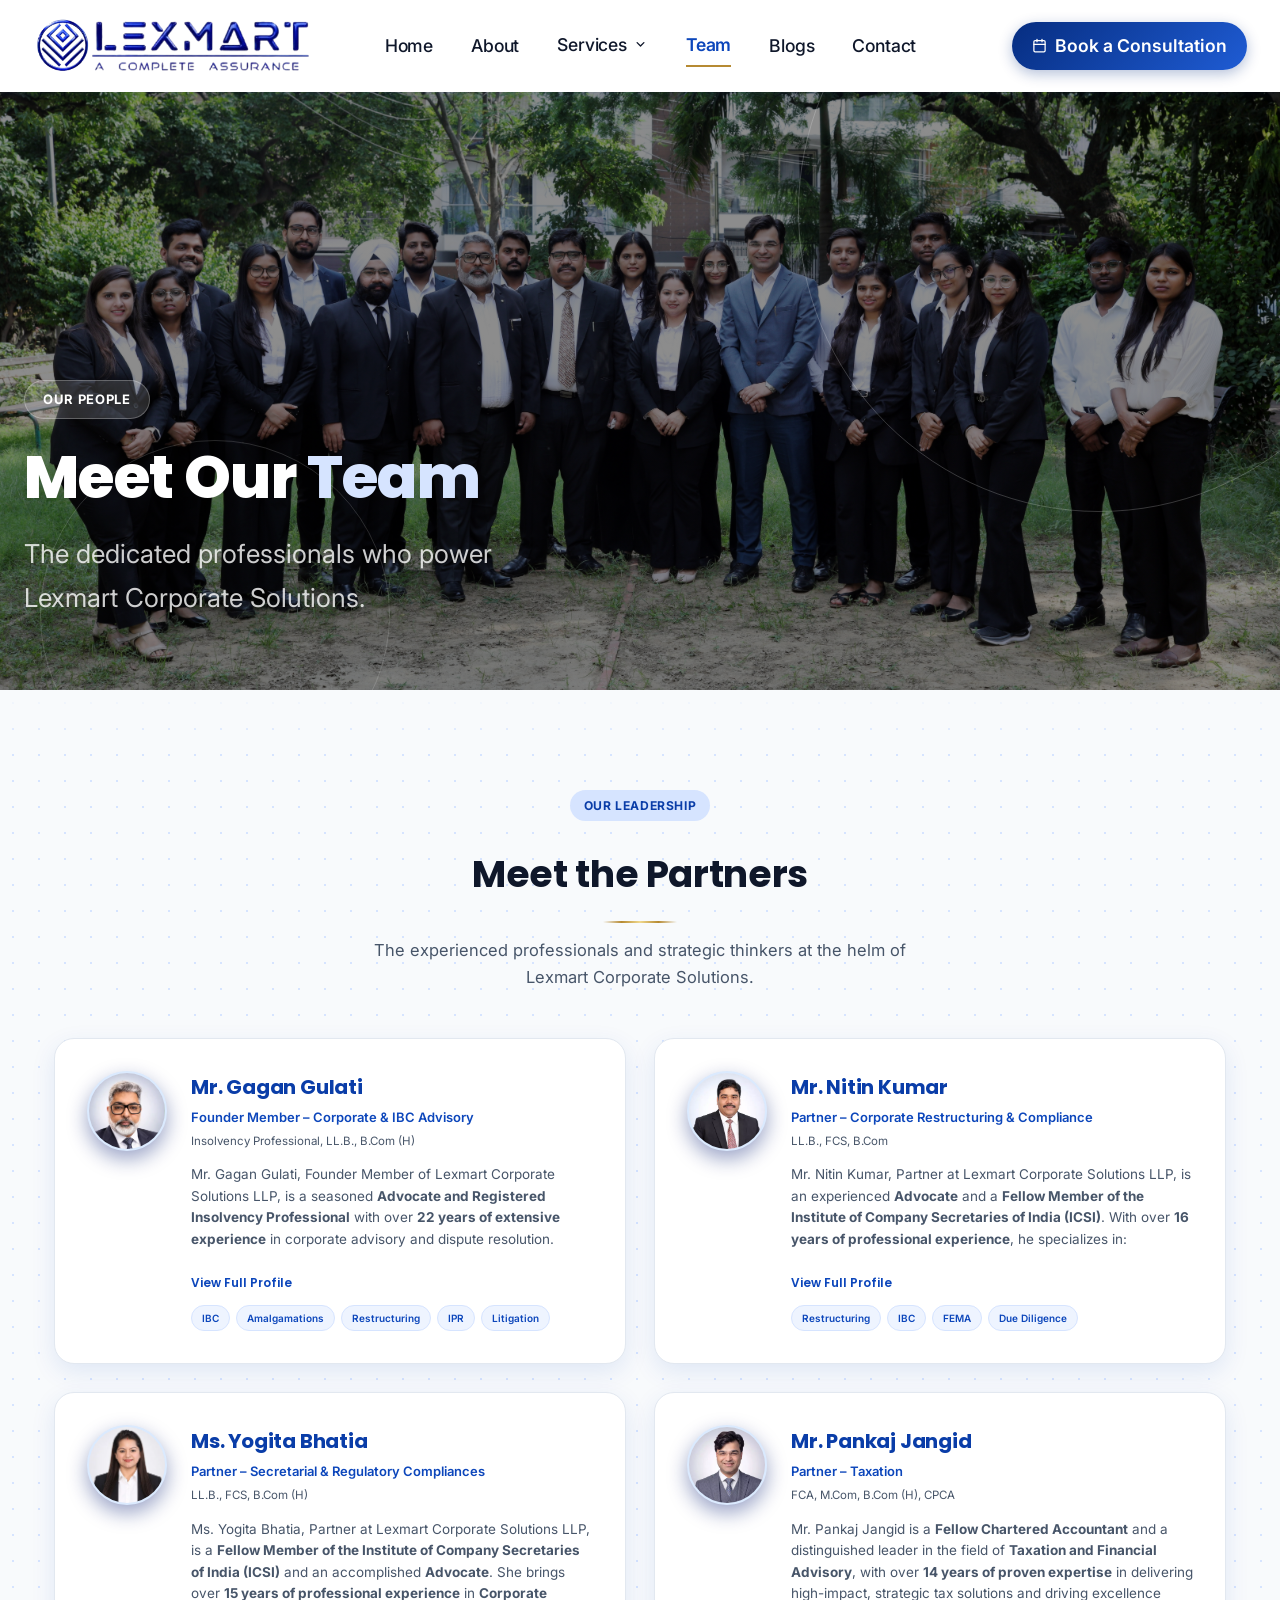
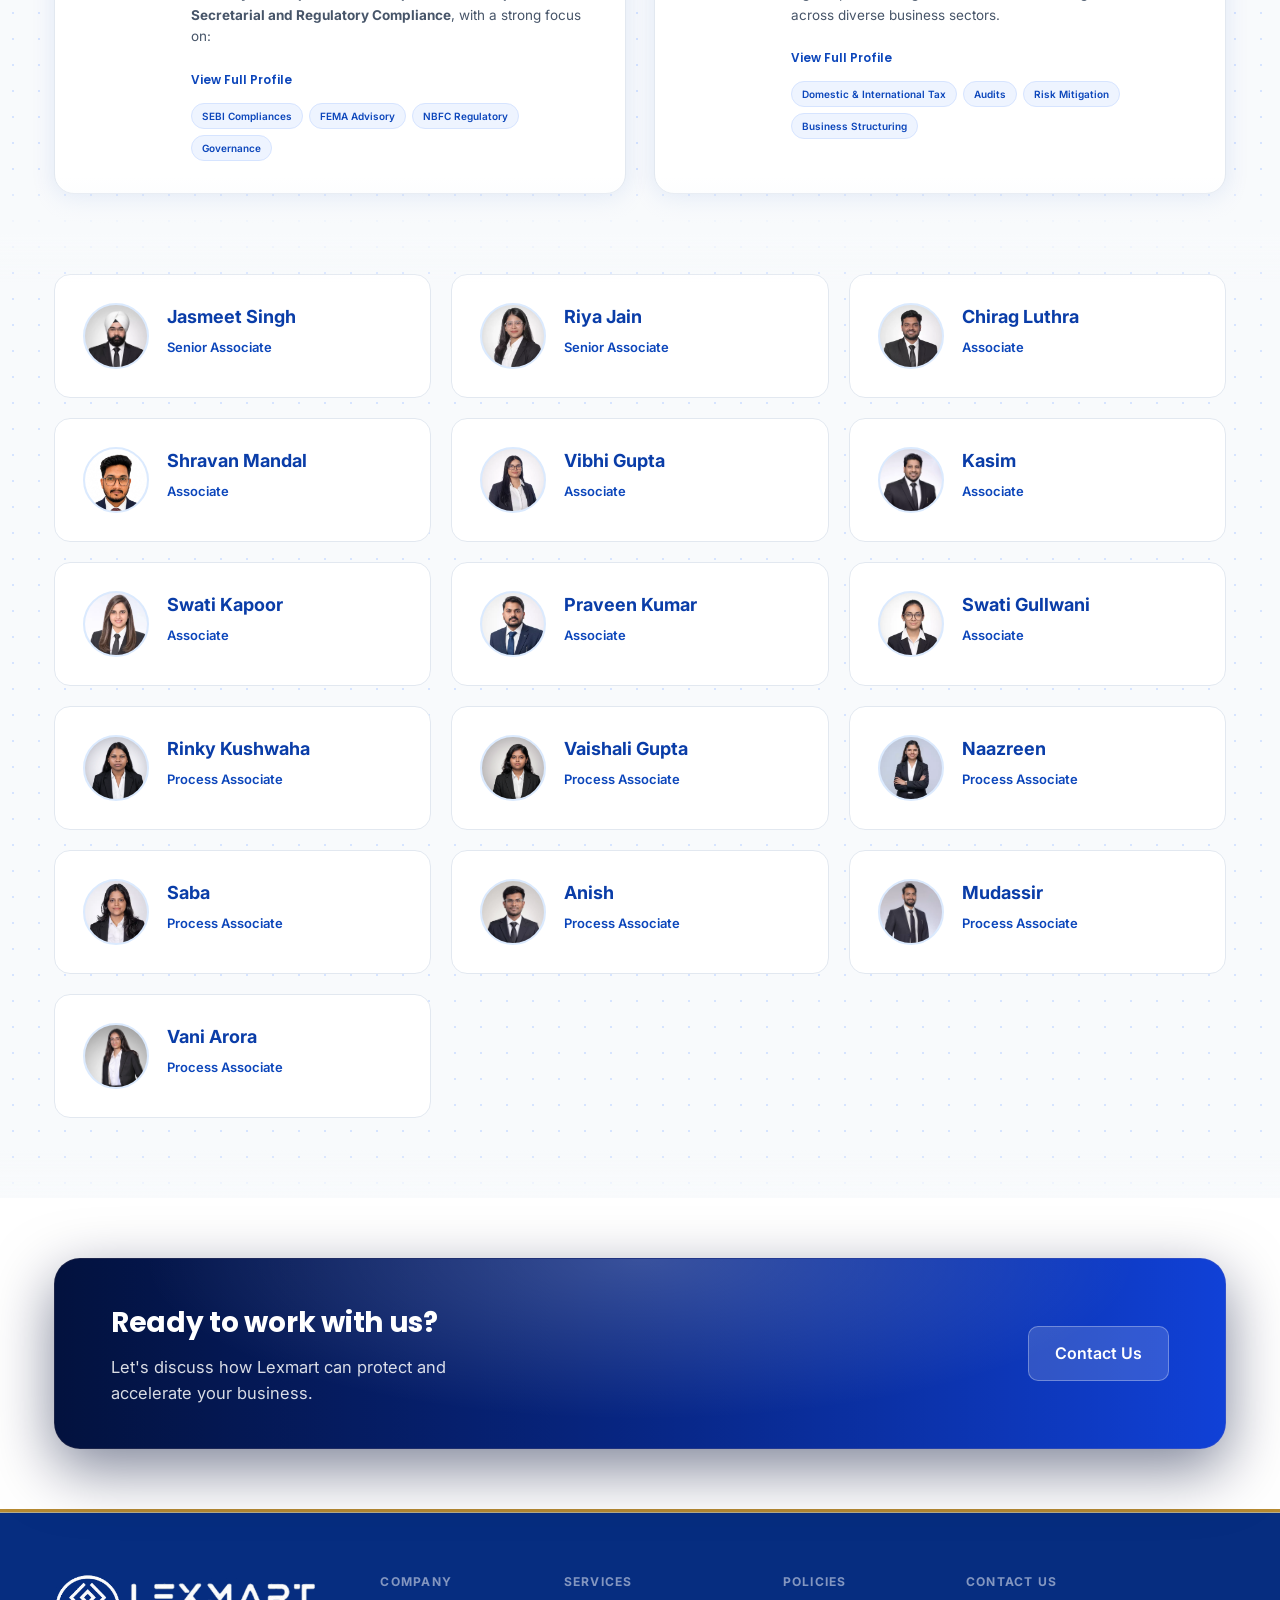
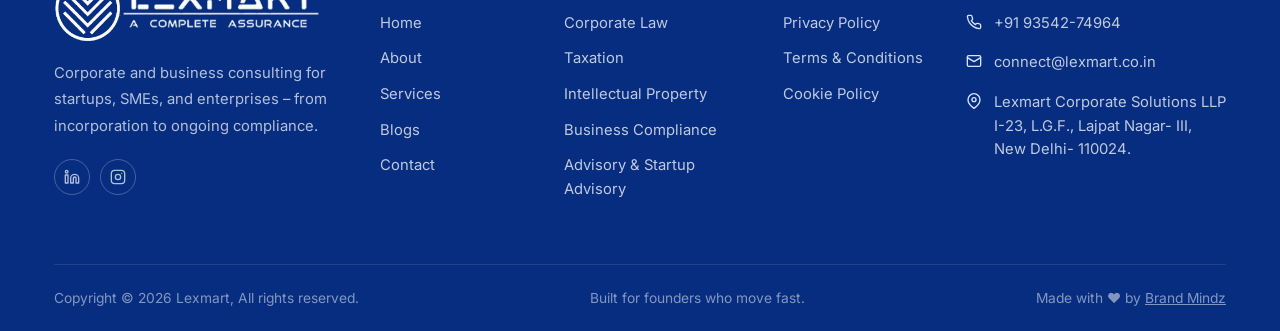
<file: team.html>
<!DOCTYPE html>
<html lang="en">
<head>
<meta charset="UTF-8">
<meta name="viewport" content="width=device-width, initial-scale=1.0">
<title>Team - Lexmart | Corporate &amp; Business Advisors</title>
<link rel="icon" type="image/png" href="images/favioco.png">
<link rel="apple-touch-icon" href="images/favioco.png">
<meta name="description" content="Meet the professionals and strategic thinkers behind Lexmart's trusted corporate advisory services.">
<link rel="preconnect" href="https://fonts.googleapis.com">
<link href="https://fonts.googleapis.com/css2?family=Poppins:wght@500;600;700;800&family=Inter:wght@400;500;600;700&display=swap" rel="stylesheet">
<link rel="stylesheet" href="style.css?v=20260929.5">
<style>
  /* ── About-page-specific styles ── */

  /* Hero */
  .about-hero {
    position: relative;
    min-height: 380px;
    display: flex;
    align-items: center;
    overflow: hidden;
    background: linear-gradient(rgba(0,0,0,0.45), rgba(0,0,0,0.45)), url('images/team_banner.jpg') center/cover no-repeat;
  }
  .about-hero::before {
    content: "";
    position: absolute; inset: 0;
    background: transparent;
  }
  /* decorative circles */
  .about-hero::after {
    content: "";
    position: absolute;
    width: 600px; height: 600px;
    border-radius: 50%;
    border: 1px solid rgba(255,255,255,0.2);
    top: -180px; right: -120px;
  }
  .hero-deco {
    position: absolute;
    width: 350px; height: 350px;
    border-radius: 50%;
    border: 1px solid rgba(255,255,255,0.15);
    bottom: -100px; left: 40px;
    pointer-events: none;
  }
  .about-hero-inner {
    position: relative;
    z-index: 2;
    max-width: 780px;
    padding: 60px max(24px, calc((100vw - 1300px)/2 + 24px)) 60px;
  }
  .about-hero-inner .eyebrow {
    background: rgba(255,255,255,0.15);
    color: #ffffff;
    border: 1px solid rgba(255,255,255,0.25);
    backdrop-filter: blur(4px);
    font-size: 13px;
    padding: 8px 18px;
  }
  .about-hero-inner h1 {
    font-size: 60px;
    line-height: 1.15;
    font-weight: 800;
    color: #ffffff;
    margin-bottom: 20px;
  }
  .about-hero-inner h1 .highlight {
    color: #d6e4ff;
    font-weight: 800;
  }
  .about-hero-inner p {
    font-size: 26px;
    color: rgba(255,255,255,0.8);
    max-width: 560px;
    line-height: 1.7;
  }

  /* Stats bar */
  .about-stats {
    background: #ffffff;
    box-shadow: 0 20px 60px rgba(12,70,187,0.15);
    border-radius: 20px;
    margin: -40px auto 0;
    max-width: 1100px;
    padding: 36px 48px;
    display: grid;
    grid-template-columns: repeat(4, 1fr);
    gap: 0;
    position: relative;
    z-index: 10;
  }
  .abt-stat {
    text-align: center;
    padding: 0 20px;
  }
  .abt-stat:not(:last-child) {
    border-right: 1px solid var(--border);
  }
  .abt-stat-num {
    font-family: 'Poppins', sans-serif;
    font-size: 38px;
    font-weight: 800;
    color: var(--blue-700);
    line-height: 1;
    margin-bottom: 8px;
    display: block;
  }
  .abt-stat-label {
    font-size: 13px;
    color: var(--ink-soft);
    font-weight: 500;
    line-height: 1.4;
  }

  /* Story section */
  .story-section {
    padding: 80px 0;
  }
  .story-grid {
    display: grid;
    grid-template-columns: 1fr 1fr;
    gap: 60px;
    align-items: center;
  }
  .story-visual {
    position: relative;
  }
  .story-img-wrap {
    position: relative;
    border-radius: 20px;
    overflow: hidden;
    box-shadow: 0 30px 70px rgba(12,70,187,0.2);
  }
  .story-img-wrap img {
    width: 100%;
    height: 440px;
    object-fit:fill;
    display: block;
    transition: transform 0.5s ease;
  }
  .story-img-wrap:hover img { transform: scale(1.03); }
  .story-badge {
    position: absolute;
    bottom: -24px; right: -24px;
    background: var(--blue-700);
    color: #ffffff;
    border-radius: 16px;
    padding: 20px 28px;
    box-shadow: 0 16px 32px rgba(12,70,187,0.3);
    text-align: center;
  }
  .story-badge strong {
    display: block;
    font-family: 'Poppins', sans-serif;
    font-size: 32px;
    font-weight: 800;
    line-height: 1;
  }
  .story-badge span {
    font-size: 12px;
    font-weight: 600;
    opacity: 0.85;
    letter-spacing: .04em;
    text-transform: uppercase;
  }
  .story-content .eyebrow { margin-bottom: 20px; }
  .story-content h2 {
    font-size: 38px;
    font-weight: 800;
    line-height: 1.2;
    margin-bottom: 20px;
    color: var(--ink);
    text-align: left;
  }
  .story-content h2 span { color: var(--blue-700); }
  .story-content p {
    font-size: 15.5px;
    color: var(--ink-soft);
    line-height: 1.75;
    margin-bottom: 20px;
  }
  .story-quote {
    margin-top: 32px;
    padding: 24px 28px;
    background: var(--blue-50);
    border-left: 4px solid var(--blue-700);
    border-radius: 0 12px 12px 0;
    font-size: 15px;
    font-style: italic;
    color: var(--blue-800);
    font-weight: 500;
    line-height: 1.6;
  }

  /* Mission & Vision split */
  .mv-section {
    background: linear-gradient(150deg, rgba(0,0,0,0.45) 0%, rgba(0,0,0,0.55) 100%), url('images/WHAT DRIVES US.webp') center/cover no-repeat;
    padding: 80px 0;
    position: relative;
    overflow: hidden;
  }
  .mv-section::before {
    content: "";
    position: absolute;
    width: 500px; height: 500px;
    border-radius: 50%;
    border: 1px solid rgba(255,255,255,0.15);
    top: -160px; right: -100px;
    pointer-events: none;
  }
  .mv-grid {
    display: grid;
    grid-template-columns: 1fr 1fr;
    gap: 40px;
    position: relative; z-index: 2;
  }
  .mv-card {
    background: rgba(255,255,255,0.1);
    border: 1px solid rgba(255,255,255,0.2);
    border-radius: 20px;
    padding: 44px;
    backdrop-filter: blur(6px);
    transition: background .3s ease, transform .3s ease;
  }
  .mv-card:hover {
    background: rgba(255,255,255,0.18);
    transform: translateY(-4px);
  }
  .mv-icon {
    width: 52px; height: 52px;
    border-radius: 14px;
    background: rgba(255,255,255,0.15);
    display: flex; align-items: center; justify-content: center;
    color: #ffffff;
    margin-bottom: 24px;
  }
  .mv-card h3 {
    font-size: 22px;
    font-weight: 700;
    color: #ffffff;
    margin-bottom: 14px;
  }
  .mv-card p {
    font-size: 14.5px;
    color: rgba(255,255,255,0.8);
    line-height: 1.75;
    margin-bottom: 12px;
  }
  .mv-card ul {
    list-style: none;
    padding: 0; margin: 0;
  }
  .mv-card ul li {
    font-size: 14.5px;
    color: rgba(255,255,255,0.8);
    line-height: 1.6;
    margin-bottom: 14px;
    padding-left: 20px;
    position: relative;
  }
  .mv-card ul li::before {
    content: "\2022";
    position: absolute;
    left: 0; top: 0px;
    color: var(--blue-100);
    font-size: 14px;
  }

  /* Core Values */
  .values-section {
    padding: 100px 0;
    background: linear-gradient(135deg, var(--blue-900) 0%, var(--blue-700) 100%);
    position: relative;
    overflow: hidden;
  }
  .values-section::before {
    content: "";
    position: absolute;
    width: 100%; height: 100%;
    background: transparent;
    top: 0; left: 0;
    pointer-events: none;
  }
  .values-section .center .eyebrow { background: rgba(255,255,255,0.15); color: #ffffff; border-color: rgba(255,255,255,0.25); }
  .values-section .section-title { color: #ffffff; }
  .values-section .section-sub { color: rgba(255,255,255,0.75); }
  .values-grid {
    display: grid;
    grid-template-columns: repeat(3, 1fr);
    gap: 24px;
    margin-top: 48px;
  }
  .value-card {
    background: rgba(255,255,255,0.07);
    border-radius: 18px;
    padding: 36px 28px;
    border: 1px solid rgba(255,255,255,0.15);
    backdrop-filter: blur(12px);
    transition: all .3s cubic-bezier(.4,0,.2,1);
    position: relative;
    overflow: hidden;
  }
  .value-card::before {
    content: "";
    position: absolute;
    top: 0; left: 0; right: 0;
    height: 3px;
    background: linear-gradient(90deg, #d6e4ff, #ffffff);
    transform: scaleX(0);
    transform-origin: left;
    transition: transform .35s ease;
  }
  .value-card:hover {
    background: rgba(255,255,255,0.14);
    box-shadow: 0 20px 44px rgba(0,0,0,0.2);
    border-color: rgba(255,255,255,0.3);
    transform: translateY(-5px);
  }
  .value-card:hover::before { transform: scaleX(1); }
  .value-num {
    font-family: 'Poppins', sans-serif;
    font-size: 48px;
    font-weight: 800;
    color: rgba(255,255,255,0.3);
    line-height: 1;
    margin-bottom: 16px;
  }
  .value-card h3 {
    font-size: 17px;
    font-weight: 700;
    margin-bottom: 10px;
    color: #ffffff;
  }
  .value-card p { font-size: 13.5px; color: rgba(255,255,255,0.75); line-height: 1.65; }

  /* Team */
  .team-section {
    padding: 100px 0;
    background-color: #f8fafc;
    background-image: radial-gradient(#d6e4ff 1px, #f8fafc 1px);
    background-size: 26px 26px;
    position: relative;
  }
  /* Soft fade at top/bottom of dot grid */
  .team-section::after {
    content: "";
    position: absolute; inset: 0;
    background: linear-gradient(180deg, #f8fafc 0%, transparent 5%, transparent 95%, #f8fafc 100%);
    pointer-events: none;
  }
  .partners-row {
    display: grid;
    grid-template-columns: repeat(2, 1fr);
    gap: 28px;
    margin-top: 48px;
    margin-bottom: 0;
  }
  #leadershipSection { padding-bottom: 40px; }
  #fullTeamSection { padding-top: 40px !important; }
  .partner-card-new {
    background: #ffffff;
    border-radius: 20px;
    padding: 32px;
    border: 1px solid #e2e8f0;
    box-shadow: 0 8px 24px rgba(12,70,187,0.1);
    display: flex;
    gap: 24px;
    align-items: flex-start;
    transition: transform .3s ease, box-shadow .3s ease;
  }
  .partner-card-new:hover {
    transform: translateY(-6px);
    box-shadow: 0 20px 44px rgba(12,70,187,0.2);
  }
  .partner-avatar {
    width: 80px; height: 80px;
    border-radius: 50%;
    background: linear-gradient(135deg, var(--blue-700), var(--blue-900));
    color: #ffffff;
    display: flex; align-items: center; justify-content: center;
    font-family: 'Poppins', sans-serif;
    font-size: 24px;
    font-weight: 700;
    flex-shrink: 0;
    box-shadow: 0 8px 20px rgba(12,70,187,0.3);
  }
  .partner-body { flex: 1; }
  .partner-body h3 { font-size: 20px; color: var(--blue-800); margin-bottom: 4px; }
  .partner-body .role { font-size: 13px; font-weight: 600; color: var(--blue-700); margin-bottom: 4px; }
  .partner-body .quals { font-size: 11.5px; color: var(--ink-soft); margin-bottom: 14px; }
  .partner-body p { font-size: 13.5px; color: var(--ink-soft); line-height: 1.6; margin-bottom: 16px; }
  .partner-more-content { display: none; }
  .partner-more-toggle {
    appearance: none;
    background: transparent;
    border: 0;
    color: var(--blue-700);
    cursor: pointer;
    font: 600 12px/1.4 'Poppins', sans-serif;
    margin: -4px 0 14px;
    padding: 0;
  }
  .partner-more-toggle:hover { color: var(--blue-900); text-decoration: underline; }
  .partner-more-toggle:focus-visible { outline: 2px solid var(--blue-700); outline-offset: 4px; border-radius: 2px; }
  .partner-profile-modal {
    width: min(720px, calc(100% - 32px));
    max-height: min(82vh, 760px);
    margin: auto;
    padding: 0;
    border: 0;
    border-radius: 22px;
    color: var(--ink);
    box-shadow: 0 28px 80px rgba(15, 23, 42, .3);
  }
  .partner-profile-modal::backdrop { background: rgba(15, 23, 42, .62); backdrop-filter: blur(4px); }
  .partner-modal-inner { position: relative; padding: 42px; overflow-y: auto; max-height: min(82vh, 760px); }
  .partner-modal-close {
    position: absolute;
    top: 16px;
    right: 18px;
    width: 38px;
    height: 38px;
    border: 1px solid #dbe4f0;
    border-radius: 50%;
    background: #fff;
    color: var(--ink);
    cursor: pointer;
    font-size: 24px;
    line-height: 1;
  }
  .partner-modal-profile h3 { color: var(--blue-800); font-size: 26px; margin: 0 48px 5px 0; }
  .partner-modal-profile .role { color: var(--blue-700); font-size: 14px; font-weight: 600; margin-bottom: 4px; }
  .partner-modal-profile .quals { color: var(--ink-soft); font-size: 13px; margin-bottom: 22px; }
  .partner-modal-profile p { color: var(--ink-soft); font-size: 15px; line-height: 1.75; margin-bottom: 16px; }
  .partner-modal-profile .partner-more-content { display: block; }
  .partner-modal-profile .partner-tags { margin-top: 22px; }

  @media (max-width: 600px) {
    .partner-profile-modal { width: 100%; max-width: none; height: 100%; max-height: none; border-radius: 0; }
    .partner-modal-inner { min-height: 100%; max-height: 100vh; padding: 72px 24px 32px; }
    .partner-modal-close { position: fixed; top: 18px; right: 18px; }
    .partner-modal-profile h3 { font-size: 23px; }
  }
  .partner-tags { display: flex; gap: 6px; flex-wrap: wrap; }
  .partner-tag {
    background: var(--blue-50);
    color: var(--blue-700);
    font-size: 10px;
    font-weight: 600;
    padding: 4px 10px;
    border-radius: 999px;
    border: 1px solid var(--blue-100);
  }

  .associates-title {
    font-size: 26px;
    font-weight: 700;
    text-align: center;
    margin-bottom: 32px;
    color: var(--ink);
    position: relative;
  }
  .associates-title::after {
    content: "";
    display: block;
    width: 50px; height: 3px;
    background: var(--blue-700);
    border-radius: 2px;
    margin: 12px auto 0;
  }
  .associates-row {
    display: grid;
    grid-template-columns: repeat(3, 1fr);
    gap: 20px;
  }
  .assoc-card {
    background: #ffffff;
    border: 1px solid #e2e8f0;
    border-radius: 16px;
    padding: 28px;
    transition: all .3s ease;
    display: flex;
    gap: 18px;
    align-items: flex-start;
  }
  .assoc-card:hover { background: #eef4ff; box-shadow: 0 12px 30px rgba(12,70,187,0.15); transform: translateY(-4px); }
  .assoc-avatar {
    width: 66px; height: 66px;
    border-radius: 50%;
    background: var(--blue-700);
    color: #ffffff;
    display: flex; align-items: center; justify-content: center;
    font-family: 'Poppins', sans-serif;
    font-size: 16px;
    font-weight: 700;
    flex-shrink: 0;
  }
  img.assoc-avatar,
  img.partner-avatar {
    display: block;
    object-fit: cover;
    object-position: center top;
    background: #dbeafe !important;
    animation: none !important;
    border: 2px solid #dbeafe;
  }
  .partner-profile-link {
    position: relative;
    display: block;
    flex-shrink: 0;
    line-height: 0;
    border-radius: 50%;
  }
  .partner-profile-link::after {
    content: "in";
    position: absolute;
    inset: 0;
    display: grid;
    place-items: center;
    border-radius: 50%;
    background: rgba(10, 102, 194, .88);
    color: #fff;
    font: 700 25px/1 Arial, sans-serif;
    opacity: 0;
    transition: opacity .2s ease;
  }
  .partner-profile-link:hover::after,
  .partner-profile-link:focus-visible::after { opacity: 1; }
  .partner-profile-link:focus-visible {
    outline: 3px solid var(--blue-500);
    outline-offset: 3px;
  }
  .assoc-body h4 { font-size: 18px; color: var(--blue-800); margin-bottom: 5px; font-weight: 700; }
  .assoc-body .quals { font-size: 13px; font-weight: 600; color: var(--blue-700); margin-bottom: 8px; }
  .assoc-body p { font-size: 13px; color: var(--ink-soft); line-height: 1.55; }

  /* Why Lexmart */
  .why-section { padding: 80px 0; background: var(--blue-50); }

  /* CTA banner */
  .about-cta { padding: 60px 0; }
  .about-cta .cta-banner {
    background: linear-gradient(120deg, #1e293b 0%, #0f172a 100%);
    display: flex;
    align-items: center;
    justify-content: space-between;
    flex-wrap: wrap;
    gap: 24px;
    padding: 42px 56px;
    text-align: left;
  }
  .about-cta .cta-banner h2 { margin-bottom: 8px; font-size: 28px; }
  .about-cta .cta-banner p { margin-bottom: 0; max-width: 420px; }

  @media (max-width: 900px) {
    .about-hero-inner h1 { font-size: 34px; }
    .about-stats { grid-template-columns: repeat(2, 1fr); padding: 28px 24px; }
    .abt-stat:nth-child(2) { border-right: none; }
    .story-grid, .mv-grid, .partners-row, .values-grid { grid-template-columns: 1fr; }
    .story-badge { right: 10px; bottom: 10px; }
    .associates-row { grid-template-columns: 1fr; }
    .about-cta .cta-banner { padding: 40px 28px; flex-direction: column; text-align: center; }
  }

  /* -- Moving Blue Gradient Animation -- */
  @keyframes moveGradient {
    0% { background-position: 0% 50%; }
    50% { background-position: 100% 50%; }
    100% { background-position: 0% 50%; }
  }

  /* Core Values section - moving glossy blue */
  .values-section {
    background: linear-gradient(270deg, #020b33, #061c73, #153bc7, #8cb9ff, #153bc7, #061c73, #020b33) !important;
    background-size: 300% 300% !important;
    animation: moveGradient 8s ease infinite !important;
  }

  /* Story badge - moving glossy */
  .story-badge {
    background: linear-gradient(270deg, #061c73, #153bc7, #8cb9ff, #153bc7, #061c73) !important;
    background-size: 200% 200% !important;
    animation: moveGradient 5s ease infinite !important;
    box-shadow: 0 16px 32px rgba(6,28,115,0.4), inset 0 2px 4px rgba(255,255,255,0.3);
  }

  /* Partner avatars - moving glossy */
  .partner-avatar {
    background: linear-gradient(270deg, #061c73, #153bc7, #8cb9ff, #153bc7, #061c73) !important;
    background-size: 200% 200% !important;
    animation: moveGradient 5s ease infinite !important;
    box-shadow: 0 8px 20px rgba(6,28,115,0.4), inset 0 2px 4px rgba(255,255,255,0.3);
  }

  /* Associate avatars - moving glossy */
  .assoc-avatar {
    background: linear-gradient(270deg, #061c73, #153bc7, #8cb9ff, #153bc7, #061c73) !important;
    background-size: 200% 200% !important;
    animation: moveGradient 5s ease infinite !important;
  }

  /* Stat numbers - glossy text color animation */
  .abt-stat-num {
    background: linear-gradient(270deg, #061c73, #153bc7, #8cb9ff, #153bc7, #061c73);
    background-size: 200% 200%;
    animation: moveGradient 5s ease infinite;
    -webkit-background-clip: text;
    -webkit-text-fill-color: transparent;
    background-clip: text;
  }

  /* MV icons - glossy */
  .mv-icon {
    background: linear-gradient(270deg, rgba(255,255,255,0.1), rgba(255,255,255,0.3), rgba(255,255,255,0.1)) !important;
    background-size: 200% 200% !important;
    animation: moveGradient 4s ease infinite !important;
    box-shadow: inset 0 1px 2px rgba(255,255,255,0.2);
  }

  /* CTA banner - moving glossy blue */
  .about-cta .cta-banner {
    background: linear-gradient(270deg, #020b33, #061c73, #153bc7, #8cb9ff, #153bc7, #061c73, #020b33) !important;
    background-size: 300% 300% !important;
    animation: moveGradient 8s ease infinite !important;
    box-shadow: 0 20px 60px rgba(2,11,51,0.5);
    border: 1px solid rgba(255,255,255,0.1);
    position: relative;
    overflow: hidden;
  }
  .about-cta .cta-banner::after {
    content: ""; position: absolute; top: 0; left: 0; right: 0; height: 100%;
    background: radial-gradient(ellipse at top, rgba(255,255,255,0.2) 0%, transparent 60%);
    pointer-events: none; z-index: 1;
  }
</style>
</head>
<body>

<svg width="0" height="0" style="position:absolute">
<defs>
  <symbol id="i-scale" viewBox="0 0 24 24"><path d="M12 3v18M5 7h14M5 7 2 13a3 3 0 0 0 6 0zM19 7l-3 6a3 3 0 0 0 6 0zM8 21h8"/></symbol>
  <symbol id="i-building" viewBox="0 0 24 24"><rect x="4" y="3" width="16" height="18" rx="1"/><path d="M9 21v-4h6v4M9 8h1M14 8h1M9 12h1M14 12h1M9 16h1M14 16h1"/></symbol>
  <symbol id="i-rupee" viewBox="0 0 24 24"><path d="M7 4h10M7 9h10M7 4c4 0 6 2 6 4.5S11 13 7 13l7 8"/></symbol>
  <symbol id="i-lock" viewBox="0 0 24 24"><rect x="3" y="11" width="18" height="11" rx="2"/><path d="M7 11V7a5 5 0 0 1 10 0v4"/></symbol>
  <symbol id="i-shield" viewBox="0 0 24 24"><path d="M12 2 4 5v6c0 5 3.5 9 8 11 4.5-2 8-6 8-11V5Z"/><path d="m9 12 2 2 4-4"/></symbol>
  <symbol id="i-users" viewBox="0 0 24 24"><path d="M17 21v-2a4 4 0 0 0-4-4H5a4 4 0 0 0-4 4v2"/><circle cx="9" cy="7" r="4"/><path d="M23 21v-2a4 4 0 0 0-3-3.87M16 3.13a4 4 0 0 1 0 7.75"/></symbol>
  <symbol id="i-award" viewBox="0 0 24 24"><circle cx="12" cy="8" r="6"/><path d="M15.5 13.5 17 22l-5-3-5 3 1.5-8.5"/></symbol>
  <symbol id="i-arrow" viewBox="0 0 24 24"><line x1="5" y1="12" x2="19" y2="12"/><polyline points="12 5 19 12 12 19"/></symbol>
  <symbol id="i-chevron" viewBox="0 0 24 24"><polyline points="6 9 12 15 18 9"/></symbol>
  <symbol id="i-phone" viewBox="0 0 24 24"><path d="M22 16.92v3a2 2 0 0 1-2.18 2 19.79 19.79 0 0 1-8.63-3.07 19.5 19.5 0 0 1-6-6 19.79 19.79 0 0 1-3.07-8.67A2 2 0 0 1 4.11 2h3a2 2 0 0 1 2 1.72c.127.96.362 1.903.7 2.81a2 2 0 0 1-.45 2.11L8.09 9.91a16 16 0 0 0 6 6l1.27-1.27a2 2 0 0 1 2.11-.45c.907.338 1.85.573 2.81.7A2 2 0 0 1 22 16.92z"/></symbol>
  <symbol id="i-mail" viewBox="0 0 24 24"><rect x="2" y="4" width="20" height="16" rx="2"/><path d="m2 7 10 6 10-6"/></symbol>
  <symbol id="i-pin" viewBox="0 0 24 24"><path d="M21 10c0 7-9 13-9 13s-9-6-9-13a9 9 0 0 1 18 0z"/><circle cx="12" cy="10" r="3"/></symbol>
  <symbol id="i-linkedin" viewBox="0 0 24 24"><path d="M16 8a6 6 0 0 1 6 6v7h-4v-7a2 2 0 0 0-2-2 2 2 0 0 0-2 2v7h-4v-7a6 6 0 0 1 6-6z"/><rect x="2" y="9" width="4" height="12"/><circle cx="4" cy="4" r="2"/></symbol>
  <symbol id="i-twitter" viewBox="0 0 24 24"><path d="M23 3a10.9 10.9 0 0 1-3.14 1.53 4.48 4.48 0 0 0-7.86 3v1A10.66 10.66 0 0 1 3 4s-4 9 5 13a11.64 11.64 0 0 1-7 2c9 5 20 0 20-11.5a4.5 4.5 0 0 0-.08-.83A7.72 7.72 0 0 0 23 3z"/></symbol>
  <symbol id="i-facebook" viewBox="0 0 24 24"><path d="M18 2h-3a5 5 0 0 0-5 5v3H7v4h3v8h4v-8h3l1-4h-4V7a1 1 0 0 1 1-1h3z"/></symbol>
  <symbol id="i-instagram" viewBox="0 0 24 24"><rect x="2" y="2" width="20" height="20" rx="5"/><circle cx="12" cy="12" r="4"/><circle cx="17.5" cy="6.5" r="1" fill="currentColor" stroke="none"/></symbol>
  <symbol id="i-calendar" viewBox="0 0 24 24" fill="none" stroke="currentColor" stroke-width="2" stroke-linecap="round" stroke-linejoin="round"><rect x="3" y="4" width="18" height="18" rx="2" ry="2"></rect><line x1="16" y1="2" x2="16" y2="6"></line><line x1="8" y1="2" x2="8" y2="6"></line><line x1="3" y1="10" x2="21" y2="10"></line></symbol>
  <symbol id="i-handshake" viewBox="0 0 24 24" fill="none" stroke="currentColor" stroke-width="2" stroke-linecap="round" stroke-linejoin="round"><path d="m11 17 2 2a1 1 0 1 0 3-3"/><path d="m14 14 2.5 2.5a1 1 0 1 0 3-3l-3.88-3.88a3 3 0 0 0-4.24 0l-.88.88a1 1 0 1 1-3-3l2.81-2.81a5.79 5.79 0 0 1 7.06-.87l.47.28a2 2 0 0 0 1.42.25L21 4"/><path d="m21 3-6 6"/><path d="m22 14-4 4"/><path d="m3 21 6-6"/><path d="m8 21 4-4"/><path d="m5 17 4-4"/><path d="M11 21v-2"/></symbol>
  <symbol id="i-pin-map" viewBox="0 0 24 24"><path d="M21 10c0 7-9 13-9 13s-9-6-9-13a9 9 0 0 1 18 0z"/><circle cx="12" cy="10" r="3"/></symbol>
  <symbol id="i-target" viewBox="0 0 24 24"><circle cx="12" cy="12" r="10"/><circle cx="12" cy="12" r="6"/><circle cx="12" cy="12" r="2"/></symbol>
  <symbol id="i-eye" viewBox="0 0 24 24"><path d="M1 12s4-8 11-8 11 8 11 8-4 8-11 8-11-8-11-8z"/><circle cx="12" cy="12" r="3"/></symbol>
  <symbol id="i-zap" viewBox="0 0 24 24"><polygon points="13 2 3 14 12 14 11 22 21 10 12 10 13 2"/></symbol>
  <symbol id="i-globe" viewBox="0 0 24 24"><circle cx="12" cy="12" r="10"/><line x1="2" y1="12" x2="22" y2="12"/><path d="M12 2a15.3 15.3 0 0 1 4 10 15.3 15.3 0 0 1-4 10 15.3 15.3 0 0 1-4-10 15.3 15.3 0 0 1 4-10z"/></symbol>
</defs>
</svg>

<!-- Header -->
<div id="site-header"></div>
<script src="header.js?v=20260907.2" defer></script>

<!-- -- HERO -- -->
<section class="about-hero animate-fade-in delay-100" style="height: 600px; min-height: 600px;">
  <div class="hero-deco"></div>
  <div class="about-hero-inner animate-slide-up delay-200" style="padding-top: 40px; position: relative; top: 120px;">
    <span class="eyebrow">OUR PEOPLE</span>
    <h1>Meet Our <span class="highlight">Team</span></h1>
    <p>The dedicated professionals who power Lexmart Corporate Solutions.</p>
  </div>
</section>

<!-- -- FULL TEAM -- -->
<section class="team-section" id="fullTeamSection" style="padding: 80px 0;">
  <div class="container">
    <div class="associates-row">
      <div class="assoc-card animate-slide-up delay-100"><img class="assoc-avatar" src="images/team/jasmeet-singh.webp" alt="Jasmeet Singh" loading="lazy"><div class="assoc-body"><h4>Jasmeet Singh</h4><div class="quals">Senior Associate</div></div></div>
      <div class="assoc-card animate-slide-up delay-200"><img class="assoc-avatar" src="images/team/riya-jain.webp" alt="Riya Jain" loading="lazy"><div class="assoc-body"><h4>Riya Jain</h4><div class="quals">Senior Associate</div></div></div>
      <div class="assoc-card animate-slide-up delay-300"><img class="assoc-avatar" src="images/team/chirag-luthra.webp" alt="Chirag Luthra" loading="lazy"><div class="assoc-body"><h4>Chirag Luthra</h4><div class="quals">Associate</div></div></div>
      <div class="assoc-card animate-slide-up delay-100"><img class="assoc-avatar" src="images/team/shravan-mandal.webp" alt="Shravan Mandal" loading="lazy"><div class="assoc-body"><h4>Shravan Mandal</h4><div class="quals">Associate</div></div></div>
      <div class="assoc-card animate-slide-up delay-200"><img class="assoc-avatar" src="images/team/vibhi-gupta.webp" alt="Vibhi Gupta" loading="lazy"><div class="assoc-body"><h4>Vibhi Gupta</h4><div class="quals">Associate</div></div></div>
      <div class="assoc-card animate-slide-up delay-300"><img class="assoc-avatar" src="images/team/kasim.webp" alt="Kasim" loading="lazy"><div class="assoc-body"><h4>Kasim</h4><div class="quals">Associate</div></div></div>
      <div class="assoc-card animate-slide-up delay-100"><img class="assoc-avatar" src="images/team/swati-kapoor.webp" alt="Swati Kapoor" loading="lazy"><div class="assoc-body"><h4>Swati Kapoor</h4><div class="quals">Associate</div></div></div>
      <div class="assoc-card animate-slide-up delay-200"><img class="assoc-avatar" src="images/team/praveen-kumar.webp" alt="Praveen Kumar" loading="lazy"><div class="assoc-body"><h4>Praveen Kumar</h4><div class="quals">Associate</div></div></div>
      <div class="assoc-card animate-slide-up delay-300"><img class="assoc-avatar" src="images/team/swati-gullwani.webp" alt="Swati Gullwani" loading="lazy"><div class="assoc-body"><h4>Swati Gullwani</h4><div class="quals">Associate</div></div></div>
      <div class="assoc-card animate-slide-up delay-100"><img class="assoc-avatar" src="images/team/rinky.webp" alt="Rinky Kushwaha" loading="lazy"><div class="assoc-body"><h4>Rinky Kushwaha</h4><div class="quals">Process Associate</div></div></div>
      <div class="assoc-card animate-slide-up delay-300"><img class="assoc-avatar" src="images/team/vaishali.webp" alt="Vaishali Gupta" loading="lazy"><div class="assoc-body"><h4>Vaishali Gupta</h4><div class="quals">Process Associate</div></div></div>
      <div class="assoc-card animate-slide-up delay-100"><img class="assoc-avatar" src="images/team/naazreen.webp" alt="Naazreen" loading="lazy"><div class="assoc-body"><h4>Naazreen</h4><div class="quals">Process Associate</div></div></div>
      <div class="assoc-card animate-slide-up delay-200"><img class="assoc-avatar" src="images/team/saba.webp" alt="Saba" loading="lazy"><div class="assoc-body"><h4>Saba</h4><div class="quals">Process Associate</div></div></div>
      <div class="assoc-card animate-slide-up delay-300"><img class="assoc-avatar" src="images/team/anish.webp" alt="Anish" loading="lazy"><div class="assoc-body"><h4>Anish</h4><div class="quals">Process Associate</div></div></div>
      <div class="assoc-card animate-slide-up delay-100"><img class="assoc-avatar" src="images/team/mudassir.webp" alt="Mudassir" loading="lazy"><div class="assoc-body"><h4>Mudassir</h4><div class="quals">Process Associate</div></div></div>
      <div class="assoc-card animate-slide-up delay-300"><img class="assoc-avatar" src="images/team/vani-arora.webp" alt="Vani Arora" loading="lazy"><div class="assoc-body"><h4>Vani Arora</h4><div class="quals">Process Associate</div></div></div>
    </div>
  </div>
</section>

<!-- -- LEADERSHIP -- -->
<section class="team-section" id="leadershipSection">
  <div class="container">
    <div class="center">
      <span class="eyebrow">OUR LEADERSHIP</span>
      <h2 class="section-title">Meet the Partners</h2>
      <p class="section-sub">The experienced professionals and strategic thinkers at the helm of Lexmart Corporate Solutions.</p>
    </div>

    <div class="partners-row">
      <div class="partner-card-new">
        <a class="partner-profile-link" href="https://www.linkedin.com/in/gagan-gulati-95714523/" target="_blank" rel="noopener noreferrer" aria-label="View Gagan Gulati's LinkedIn profile"><img class="partner-avatar" src="images/team/gagan-gulati.webp" alt="Gagan Gulati"></a>
        <div class="partner-body">
          <h3>Mr. Gagan Gulati</h3>
          <div class="role">Founder Member &ndash; Corporate &amp; IBC Advisory</div>
          <div class="quals">Insolvency Professional, LL.B., B.Com (H)</div>
          <p>Mr. Gagan Gulati, Founder Member of Lexmart Corporate Solutions LLP, is a seasoned <strong>Advocate and Registered Insolvency Professional</strong> with over <strong>22 years of extensive experience</strong> in corporate advisory and dispute resolution.</p>
          <div class="partner-more-content" id="partner-details-gg" hidden>
            <p>He has a distinguished track record in handling <strong>Insolvency and Bankruptcy Code (IBC) matters, amalgamations and corporate restructuring, registration and protection of Intellectual Property Rights (IPRs), and corporate civil and criminal litigation.</strong></p>
            <p>With deep professional acumen and strategic insight, Mr. Gulati plays a pivotal role in guiding clients through complex regulatory frameworks and restructuring processes, ensuring effective representation and result-oriented solutions.</p>
          </div>
          <button class="partner-more-toggle" type="button">View Full Profile</button>
          <div class="partner-tags">
            <span class="partner-tag">IBC</span><span class="partner-tag">Amalgamations</span><span class="partner-tag">Restructuring</span><span class="partner-tag">IPR</span><span class="partner-tag">Litigation</span>
          </div>
        </div>
      </div>

      <div class="partner-card-new">
        <a class="partner-profile-link" href="https://www.linkedin.com/in/nitin-kumar-3b148645/" target="_blank" rel="noopener noreferrer" aria-label="View Nitin Kumar's LinkedIn profile"><img class="partner-avatar" src="images/team/nitin-kumar.webp" alt="Nitin Kumar"></a>
        <div class="partner-body">
          <h3>Mr. Nitin Kumar</h3>
          <div class="role">Partner &ndash; Corporate Restructuring &amp; Compliance</div>
          <div class="quals">LL.B., FCS, B.Com</div>
          <p>Mr. Nitin Kumar, Partner at Lexmart Corporate Solutions LLP, is an experienced <strong>Advocate</strong> and a <strong>Fellow Member of the Institute of Company Secretaries of India (ICSI)</strong>. With over <strong>16 years of professional experience</strong>, he specializes in:</p>
          <div class="partner-more-content" id="partner-details-nk" hidden>
            <p><strong>Corporate restructuring and strategic advisory, Insolvency and Bankruptcy Code (IBC), Foreign Exchange Management Act (FEMA) compliances, corporate due diligence, and regulatory approvals.</strong></p>
            <p>Mr. Kumar brings a sharp analytical mind and deep regulatory knowledge to the firm&rsquo;s operations. His comprehensive understanding of corporate laws and restructuring frameworks enables clients to achieve compliant and strategically sound business outcomes.</p>
          </div>
          <button class="partner-more-toggle" type="button">View Full Profile</button>
          <div class="partner-tags">
            <span class="partner-tag">Restructuring</span><span class="partner-tag">IBC</span><span class="partner-tag">FEMA</span><span class="partner-tag">Due Diligence</span>
          </div>
        </div>
      </div>

      <div class="partner-card-new">
        <a class="partner-profile-link" href="https://www.linkedin.com/in/yogita-bhatia-234b47a9?utm_source=share_via&amp;utm_content=profile&amp;utm_medium=member_android" target="_blank" rel="noopener noreferrer" aria-label="View Yogita Bhatia's LinkedIn profile"><img class="partner-avatar" src="images/team/yogita-bhatia.webp" alt="Yogita Bhatia"></a>
        <div class="partner-body">
          <h3>Ms. Yogita Bhatia</h3>
          <div class="role">Partner &ndash; Secretarial &amp; Regulatory Compliances</div>
          <div class="quals">LL.B., FCS, B.Com (H)</div>
          <p>Ms. Yogita Bhatia, Partner at Lexmart Corporate Solutions LLP, is a <strong>Fellow Member of the Institute of Company Secretaries of India (ICSI)</strong> and an accomplished <strong>Advocate</strong>. She brings over <strong>15 years of professional experience</strong> in <strong>Corporate Secretarial and Regulatory Compliance</strong>, with a strong focus on:</p>
          <div class="partner-more-content" id="partner-details-yb" hidden>
            <p><strong>Listing Regulations and SEBI compliances, FEMA advisory and reporting, the NBFC regulatory framework, and compliance management for listed and unlisted companies.</strong></p>
            <p>Ms. Bhatia has been instrumental in ensuring timely and accurate compliance under various corporate laws. Her expertise helps businesses stay aligned with evolving regulatory requirements while maintaining strong governance practices.</p>
          </div>
          <button class="partner-more-toggle" type="button">View Full Profile</button>
          <div class="partner-tags">
            <span class="partner-tag">SEBI Compliances</span><span class="partner-tag">FEMA Advisory</span><span class="partner-tag">NBFC Regulatory</span><span class="partner-tag">Governance</span>
          </div>
        </div>
      </div>

      <div class="partner-card-new">
        <a class="partner-profile-link" href="https://www.linkedin.com/in/capankajjangid/" target="_blank" rel="noopener noreferrer" aria-label="View Pankaj Jangid's LinkedIn profile"><img class="partner-avatar" src="images/team/pankaj-jangid.webp" alt="Pankaj Jangid"></a>
        <div class="partner-body">
          <h3>Mr. Pankaj Jangid</h3>
          <div class="role">Partner &ndash; Taxation</div>
          <div class="quals">FCA, M.Com, B.Com (H), CPCA</div>
          <p>Mr. Pankaj Jangid is a <strong>Fellow Chartered Accountant</strong> and a distinguished leader in the field of <strong>Taxation and Financial Advisory</strong>, with over <strong>14 years of proven expertise</strong> in delivering high-impact, strategic tax solutions and driving excellence across diverse business sectors.</p>
          <div class="partner-more-content" id="partner-details-pj" hidden>
            <p>His deep proficiency spans <strong>domestic and international tax advisory, direct and indirect taxation strategies, statutory and internal audits, regulatory compliance and risk mitigation, accounting standards, and business structuring.</strong></p>
            <p>Mr. Jangid is recognized for his <strong>analytical depth, solution-driven mindset</strong>, and <strong>meticulous approach</strong> to tax planning and financial structuring. He has consistently helped organizations optimize their tax positions, ensure full compliance, and enhance financial transparency. His leadership ensures that clients not only meet their statutory obligations but also gain a competitive edge in today&rsquo;s dynamic regulatory environment.</p>
          </div>
          <button class="partner-more-toggle" type="button">View Full Profile</button>
          <div class="partner-tags">
            <span class="partner-tag">Domestic &amp; International Tax</span><span class="partner-tag">Audits</span><span class="partner-tag">Risk Mitigation</span><span class="partner-tag">Business Structuring</span>
          </div>
        </div>
      </div>
    </div>
  </div>
</section>

<dialog class="partner-profile-modal" id="partnerProfileModal" aria-labelledby="partnerModalTitle">
  <div class="partner-modal-inner">
    <button class="partner-modal-close" type="button" aria-label="Close profile">&times;</button>
    <div class="partner-modal-profile" id="partnerModalContent"></div>
  </div>
</dialog>

<script>
  document.querySelector('.about-hero').insertAdjacentElement('afterend', document.getElementById('leadershipSection'));

  var partnerModal = document.getElementById('partnerProfileModal');
  var partnerModalContent = document.getElementById('partnerModalContent');

  document.querySelectorAll('.partner-more-toggle').forEach(function (button) {
    button.addEventListener('click', function () {
      var profile = button.closest('.partner-body').cloneNode(true);
      profile.querySelector('.partner-more-toggle').remove();
      profile.querySelector('.partner-more-content').hidden = false;
      profile.querySelector('h3').id = 'partnerModalTitle';
      partnerModalContent.replaceChildren.apply(partnerModalContent, Array.from(profile.childNodes));
      partnerModal.showModal();
    });
  });

  partnerModal.querySelector('.partner-modal-close').addEventListener('click', function () {
    partnerModal.close();
  });

  partnerModal.addEventListener('click', function (event) {
    if (event.target === partnerModal) partnerModal.close();
  });
</script>

<!-- -- CTA BANNER -- -->
<section class="about-cta">
  <div class="container">
    <div class="cta-banner">
      <video class="cta-banner-video" autoplay muted loop playsinline preload="metadata" aria-hidden="true">
        <source src="images/c1.mp4" type="video/mp4">
      </video>
      <div>
        <h2>Ready to work with us?</h2>
        <p>Let's discuss how Lexmart can protect and accelerate your business.</p>
      </div>
      <div style="display:flex;gap:12px;flex-wrap:wrap;">
        <a href="contact.html" class="btn" style="background:rgba(255,255,255,0.15);color:#ffffff;border:1px solid rgba(255,255,255,0.3);">Contact Us</a>
      </div>
    </div>
  </div>
</section>

<!-- ── FOOTER ── -->
  <footer>
    <div class="container">
      <div class="footer-grid">
        <!-- Brand -->
        <div>
          <a href="index.html" class="footer-logo" style="text-decoration: none;">
            <img src="images/white_logo_footer.png" alt="Lexmart Logo"
              style="height:140px; width:auto; object-fit:contain; border-radius:8px;">
          </a>
          <p>Corporate and business consulting for startups, SMEs, and enterprises &ndash; from incorporation to ongoing compliance.</p>
          <div class="social-row">
            <a class="social-circle" href="https://www.linkedin.com/company/90358388/admin/dashboard/" target="_blank" rel="noopener noreferrer" aria-label="Follow Lexmart on LinkedIn"><svg class="icon" style="width:16px;height:16px;"><use href="#i-linkedin" /></svg></a>
            <a class="social-circle" href="https://www.instagram.com/lexmartcorporatesolution_15/?hl=en" target="_blank" rel="noopener noreferrer" aria-label="Follow Lexmart on Instagram"><svg class="icon" style="width:16px;height:16px;"><use href="#i-instagram" /></svg></a>
          </div>
        </div>
        <!-- Company -->
        <div>
          <h4>Company</h4>
          <ul>
            <li><a href="index.html">Home</a></li>
            <li><a href="about.html">About</a></li>
            <li><a href="service-corporate-law.html">Services</a></li>
            <li><a href="blogs.html">Blogs</a></li>
            <li><a href="contact.html">Contact</a></li>
          </ul>
        </div>
        <!-- Services -->
        <div>
          <h4>Services</h4>
          <ul>
            <li><a href="service-corporate-law.html">Corporate Law</a></li>
            <li><a href="service-taxation.html">Taxation</a></li>
            <li><a href="service-intellectual-property.html">Intellectual Property</a></li>
            <li><a href="service-business-compliance.html">Business Compliance</a></li>
            <li><a href="service-advisory.html">Advisory &amp; Startup Advisory</a></li>
          </ul>
        </div>
        <!-- Policies -->
        <div>
          <h4>Policies</h4>
          <ul>
            <li><a href="privacy-policy.html">Privacy Policy</a></li>
            <li><a href="terms-conditions.html">Terms &amp; Conditions</a></li>
            <li><a href="cookie-policy.html">Cookie Policy</a></li>
          </ul>
        </div>
        <!-- Contact -->
        <div>
          <h4>Contact Us</h4>
          <ul class="contact-list">
            <li><svg class="icon">
                <use href="#i-phone" />
              </svg><span><a href="tel:+919354274964">+91 93542-74964</a></span></li>
            <li><svg class="icon">
                <use href="#i-mail" />
              </svg><span><a href="mailto:connect@lexmart.co.in">connect@lexmart.co.in</a></span></li>
            <li><svg class="icon">
                <use href="#i-pin" />
              </svg><span><span style="white-space:nowrap;">Lexmart Corporate Solutions LLP</span><br>I-23, L.G.F., Lajpat Nagar- III,<br>New Delhi- 110024.</span></li>
          </ul>
        </div>
      </div>
      <div class="footer-bottom">
        <span>Copyright &copy; 2026 Lexmart, All rights reserved.</span>
        <span>Built for founders who move fast.</span>
        <span>Made with ❤️ by <a href="https://brandmindz.com/" target="_blank" rel="noopener" style="color: inherit; text-decoration: underline;">Brand Mindz</a></span>
      </div>
    </div>
  </footer>

</body>
</html>
</file>
<file: style.css>
:root {
  --blue-900: #062d80;
  --blue-800: #0a3da8;
  --blue-700: #0C46BB;
  --blue-600: #1f5cd4;
  --blue-100: #d6e4ff;
  --blue-50: #eef4ff;
  --ink: #0f172a;
  --ink-soft: #475569;
  --border: #e2e8f0;
  --white: #ffffff;
  --gold: #b68a32;
  --gold-light: #f1d98e;
  --radius: 18px;
}

* {
  box-sizing: border-box;
  margin: 0;
  padding: 0;
}

html {
  scroll-behavior: smooth;
}

body {
  font-family: 'Inter', Arial, Helvetica, sans-serif;
  color: var(--ink);
  background: var(--white);
  line-height: 1.6;
  font-size: 17.6px;
  -webkit-font-smoothing: antialiased;
}

a {
  text-decoration: none;
  color: inherit;
}

ul {
  list-style: none;
}

img {
  max-width: 100%;
  display: block;
}

button {
  font-family: inherit;
}

/* Shared legal marker used by every service-list item. */
.svc-feat-item .fi-dot {
  background: linear-gradient(135deg, #0c46bb, #1f5cd4) !important;
  color: transparent !important;
  font-size: 0 !important;
}

.svc-feat-item .fi-dot::before {
  content: "";
  display: block;
  width: 14px;
  height: 14px;
  background: center / contain no-repeat url("data:image/svg+xml,%3Csvg xmlns='http://www.w3.org/2000/svg' viewBox='0 0 24 24' fill='none' stroke='%23fff' stroke-width='3' stroke-linecap='round' stroke-linejoin='round'%3E%3Cpath d='m5 12 4 4L19 6'/%3E%3C/svg%3E");
}

.container {
  max-width: 1220px;
  margin: 0 auto;
  padding: 0 24px;
}

h1,
h2,
h3 {
  font-family: 'Poppins', sans-serif;
  color: var(--ink);
  font-weight: 700;
  letter-spacing: -0.01em;
}

.eyebrow {
  display: inline-block;
  background: var(--blue-100);
  color: var(--blue-700);
  font-size: 12.6px;
  font-weight: 700;
  letter-spacing: .08em;
  text-transform: uppercase;
  padding: 7px 18px;
  border-radius: 999px;
  margin-bottom: 18px;
}

.section-title {
  font-size: 37.4px;
  text-align: center;
  margin-bottom: 14px;
}

/* Signature gold rule inspired by Lexmart's stationery. */
.section-title::after {
  content: "";
  display: block;
  width: 74px;
  height: 2px;
  margin: 16px auto 0;
  background: linear-gradient(90deg, transparent, var(--gold), var(--gold-light), var(--gold), transparent);
}

.section-sub {
  text-align: center;
  color: var(--ink-soft);
  max-width: 540px;
  margin: 0 auto 36px;
  font-size: 16.5px;
}

.center {
  text-align: center;
}

.btn {
  display: inline-flex;
  align-items: center;
  gap: 8px;
  padding: 14px 26px;
  border-radius: 10px;
  font-weight: 600;
  font-size: 16px;
  cursor: pointer;
  border: none;
  transition: transform .15s ease, box-shadow .15s ease, opacity .15s ease;
  font-family: 'Inter', sans-serif;
}

.btn:hover {
  transform: translateY(-2px);
}

/* Gold hover line for action buttons. */
.btn:not(.btn-orange):not(.btn-purple):not(.btn-green),
.hero-slide-cta {
  background-image: linear-gradient(90deg, var(--gold-light), var(--gold), var(--gold-light));
  background-repeat: no-repeat;
  background-position: left bottom;
  background-size: 0 3px;
  transition: transform .25s ease, box-shadow .25s ease, opacity .25s ease, background-size .25s ease, color .25s ease;
}

.btn:not(.btn-orange):not(.btn-purple):not(.btn-green):hover,
.hero-slide-cta:hover {
  background-size: 100% 3px;
}

.btn-primary {
  background: var(--blue-700);
  color: #ffffff;
  box-shadow: 0 12px 24px rgba(12, 70, 187, 0.35);
}

.btn-white {
  background: #ffffff;
  color: var(--blue-700);
}

.btn-teal {
  background: var(--blue-700);
  color: #ffffff;
  box-shadow: 0 8px 16px rgba(12, 70, 187, 0.3);
  border: none;
}

.btn-teal:hover {
  box-shadow: 0 12px 24px rgba(12, 70, 187, 0.45);
}

.icon {
  width: 20px;
  height: 20px;
  stroke: currentColor;
  fill: none;
  stroke-width: 2;
  stroke-linecap: round;
  stroke-linejoin: round;
}

/* Header */
#site-header {
  position: sticky;
  top: 0;
  z-index: 50;
}

header {
  position: relative;
  background: #ffffff;
  box-shadow: 0 1px 10px rgba(12, 70, 187, 0.1);
  overflow: visible;
}

.site-header,
.site-header button,
.site-header a,
.mobile-nav,
.mobile-nav button,
.mobile-nav a {
  font-family: 'Inter', Arial, Helvetica, sans-serif;
  font-size: 17.6px;
}

.nav-wrap {
  display: flex;
  align-items: center;
  justify-content: space-between;
  padding: 0 32px;
  max-width: 1400px;
  margin: 0 auto;
  overflow: visible;
  gap: 24px;
}

.logo {
  display: flex;
  align-items: center;
  flex-shrink: 0;
  overflow: visible;
  line-height: 0;
  text-decoration: none;
}

.logo img {
  height: 90px !important;
  width: auto !important;
  max-width: 280px;
  object-fit: contain;
  object-position: left center;
  display: block;
  margin: 0;
  padding: 0;
}

.logo-mark {
  width: 38px;
  height: 38px;
  display: flex;
  align-items: center;
  justify-content: center;
  color: var(--blue-700);
  flex-shrink: 0;
}

.logo-mark svg {
  width: 38px;
  height: 38px;
  fill: none;
  stroke: currentColor;
}

nav.links {
  flex: 1;
  display: flex;
  justify-content: center;
  gap: 38px;
  font-size: 17px;
  font-weight: 500;
  letter-spacing: -.01em;
  color: var(--ink);
}

nav.links a {
  display: flex;
  align-items: center;
  gap: 6px;
  padding: 6px 0;
  transition: color .2s ease;
}

nav.links a.active {
  color: var(--blue-700);
  border-bottom: 2px solid var(--gold);
  font-weight: 600;
}

nav.links a:hover {
  color: var(--blue-700);
}

.di-text span {
  display: none !important;
}

.btn-consult {
  flex-shrink: 0;
  display: inline-flex;
  position: relative;
  overflow: hidden;
  align-items: center;
  gap: 8px;
  padding: 10px 20px;
  background: linear-gradient(135deg, #062d80, #1f5cd4);
  color: #fff;
  font-size: 14px;
  font-weight: 600;
  border-radius: 50px;
  text-decoration: none;
  white-space: nowrap;
  box-shadow: 0 4px 14px rgba(6, 45, 128, .3);
  transition: transform .25s ease, box-shadow .25s ease;
}

.btn-consult:hover {
  color: #fff;
  transform: translateY(-1px);
  box-shadow: 0 6px 20px rgba(6, 45, 128, .5);
}

.btn-consult::after {
  content: '';
  position: absolute;
  right: 16%;
  bottom: 6px;
  left: 16%;
  height: 2px;
  border-radius: 999px;
  background: linear-gradient(90deg, var(--gold-light), var(--gold), var(--gold-light));
  transform: scaleX(0);
  transition: transform .25s ease;
}

.btn-consult:hover::after {
  transform: scaleX(1);
}

.btn-consult svg {
  width: 15px;
  height: 15px;
  stroke: currentColor;
  fill: none;
  stroke-width: 2;
  stroke-linecap: round;
  stroke-linejoin: round;
}

.header-chevron {
  width: 15px;
  height: 15px;
  fill: none;
  stroke: currentColor;
  stroke-width: 1.8;
  stroke-linecap: round;
  stroke-linejoin: round;
  transition: transform .2s ease;
}

.nav-dropdown:hover .header-chevron,
.nav-dropdown:focus-within .header-chevron {
  transform: rotate(180deg);
}

/* Hero */
.hero {
  position: relative;
  padding: 0;
  background: linear-gradient(135deg, #eef4ff 0%, #ffffff 100%);
  overflow: visible;
}

.hero-grid {
  display: grid;
  grid-template-columns: 1fr 1.1fr;
  gap: 0;
  align-items: stretch;
  max-width: 100%;
  margin: 0;
  padding: 0;
}

.hero-grid>div:first-child {
  padding: 60px 60px 60px max(24px, calc((100vw - 1300px)/2 + 24px));
}

.hero h1 {
  font-size: 44px;
  line-height: 1.15;
  margin-bottom: 20px;
  font-weight: 800;
  color: var(--blue-800);
}

.hero h1 .accent {
  color: var(--blue-700);
}

.hero h1 .hero-black {
  color: var(--ink);
}

.hero p {
  color: var(--ink-soft);
  font-size: 17.6px;
  max-width: 520px;
  margin-bottom: 34px;
  line-height: 1.6;
}

.hero-ctas {
  display: flex;
  gap: 16px;
  margin-bottom: 34px;
}

.btn-outline {
  background: #ffffff;
  color: var(--blue-800);
  border: 1px solid var(--blue-800);
}

.hero-rating {
  display: flex;
  align-items: center;
  gap: 20px;
  flex-wrap: wrap;
  font-size: 15.4px;
  font-weight: 500;
  color: var(--ink-soft);
}

.hero-rating .rating-group {
  display: flex;
  align-items: center;
  justify-content: center;
  gap: 10px;
}

.stars {
  color: var(--blue-700);
  letter-spacing: 2px;
  font-size: 17.6px;
}

.hero-visual-new {
  position: relative;
  overflow: hidden;
  border-radius: 0;
  min-height: 560px;
  background: linear-gradient(135deg, #f5f7fb 0%, #eef3fa 100%);
}

@keyframes slowZoom {
  0% {
    transform: scale(1);
  }

  50% {
    transform: scale(1.05);
  }

  100% {
    transform: scale(1);
  }
}

.hero-img {
  position: absolute;
  top: 0;
  left: 0;
  width: 100%;
  height: 100%;
  object-fit: cover;
  object-position: center top;
  z-index: 1;
  animation: slowZoom 20s ease-in-out infinite;
}

.hero-img-h1 {
  top: 0;
  left: 0;
  right: auto;
  width: 100%;
  height: 100%;
  max-width: none;
  object-fit: cover;
  object-position: center center;
  transform-origin: center center;
}

.hero .hero-visual-new {
  position: absolute;
  inset: 0;
  min-height: 0;
  z-index: 0;
}

.hero .hero-grid > div:first-child {
  position: relative;
  z-index: 2;
}

.hero .floating-cards-container {
  left: 75%;
}

/* Stats row inside hero - horizontal */
.floating-cards-container {
  position: absolute;
  bottom: 100px;
  left: 50%;
  transform: translateX(-50%);
  display: flex;
  flex-direction: row;
  gap: 12px;
  z-index: 3;
  width: max-content;
}

@keyframes floatUpAndDown {
  0% {
    transform: translateY(0);
  }

  50% {
    transform: translateY(-15px);
  }

  100% {
    transform: translateY(0);
  }
}

.float-card-new {
  background: #ffffff;
  border-radius: 12px;
  box-shadow: 0 8px 24px rgba(12, 70, 187, 0.2);
  padding: 12px 16px;
  display: flex;
  align-items: center;
  gap: 12px;
  min-width: 160px;
  backdrop-filter: blur(4px);
  animation: floatUpAndDown 6s ease-in-out infinite;
}

.float-card-new:nth-child(1) {
  animation-delay: 0s;
}

.float-card-new:nth-child(2) {
  animation-delay: 1.5s;
}

.float-card-new:nth-child(3) {
  animation-delay: 3s;
}

.float-card-new .icon-box {
  width: 44px;
  height: 44px;
  border-radius: 50%;
  background: var(--blue-50);
  color: var(--blue-800);
  display: flex;
  align-items: center;
  justify-content: center;
  flex-shrink: 0;
}

.float-card-new .card-text {
  display: flex;
  flex-direction: column;
}

.float-card-new .card-text strong {
  font-family: 'Poppins', sans-serif;
  font-size: 22px;
  font-weight: 700;
  color: var(--blue-800);
  line-height: 1.1;
}

.float-card-new .card-text span {
  font-size: 13.2px;
  font-weight: 500;
  color: var(--ink-soft);
  line-height: 1.3;
  margin-top: 4px;
}

.eyebrow {
  display: inline-flex;
  align-items: center;
  gap: 8px;
  background: var(--blue-100);
  color: var(--blue-800);
  font-size: 12.1px;
  font-weight: 700;
  letter-spacing: .05em;
  text-transform: uppercase;
  padding: 6px 14px;
  border-radius: 999px;
  margin-bottom: 24px;
}

/* Stats strip */
.stats-strip {
  margin-top: -50px;
  position: relative;
  z-index: 10;
  padding-bottom: 40px;
}

.stats-row-new {
  display: grid;
  grid-template-columns: repeat(4, 1fr);
  background: #ffffff;
  border-radius: 20px;
  box-shadow: 0 20px 50px rgba(12, 70, 187, 0.15);
  padding: 30px 40px;
  gap: 20px;
  max-width: 1300px;
  margin: 0 auto;
}

.stat-card-new {
  display: flex;
  gap: 16px;
  align-items: flex-start;
}

.stat-card-new:not(:last-child) {
  border-right: 1px solid var(--border);
  padding-right: 20px;
}

.stat-card-new .stat-icon {
  width: 48px;
  height: 48px;
  border-radius: 50%;
  background: var(--blue-50);
  color: var(--blue-700);
  display: flex;
  align-items: center;
  justify-content: center;
  flex-shrink: 0;
}

.stat-card-new .stat-content {
  display: flex;
  flex-direction: column;
}

.stat-card-new .stat-content strong {
  font-family: 'Inter', sans-serif;
  font-size: 16.5px;
  font-weight: 700;
  color: var(--ink);
  margin-bottom: 6px;
  line-height: 1.3;
}

.stat-card-new .stat-content p {
  font-size: 14.3px;
  color: var(--ink-soft);
  line-height: 1.5;
  margin: 0;
}

/* Generic section paddings */
section {
  padding: 60px 0;
}

.bg-tint {
  background: var(--blue-50);
}

/* Services */
.services-grid {
  display: grid;
  grid-template-columns: repeat(3, 1fr);
  gap: 20px;
}

.service-card {
  background: #ffffff;
  border-radius: var(--radius);
  padding: 30px;
  transition: box-shadow .2s ease, transform .2s ease;
  border: 1px solid var(--border);
}

.service-card:hover {
  box-shadow: 0 18px 36px rgba(12, 70, 187, 0.15);
  transform: translateY(-3px);
}

.icon-badge {
  width: 46px;
  height: 46px;
  border-radius: 13px;
  background: var(--blue-100);
  color: var(--blue-700);
  display: flex;
  align-items: center;
  justify-content: center;
  margin-bottom: 18px;
}

.service-card h3 {
  font-size: 19.8px;
  margin-bottom: 12px;
}

.service-card ul li {
  font-size: 14.8px;
  color: var(--ink-soft);
  padding: 4px 0 4px 16px;
  position: relative;
}

.service-card ul li::before {
  content: "";
  width: 5px;
  height: 5px;
  border-radius: 50%;
  background: var(--gold);
  position: absolute;
  left: 0;
  top: 11px;
}

.service-card.cta-card {
  background: linear-gradient(150deg, var(--blue-700), var(--blue-900));
  color: #ffffff;
}

.service-card.cta-card h3 {
  color: #ffffff;
  font-size: 20.9px;
  margin-bottom: 12px;
}

.service-card.cta-card p {
  color: rgba(255, 255, 255, 0.85);
  font-size: 14.8px;
  margin-bottom: 22px;
}

.service-card.cta-card a {
  color: #ffffff;
  font-weight: 600;
  font-size: 14.8px;
  display: inline-flex;
  align-items: center;
  gap: 6px;
}

/* Why choose */
.why-grid {
  display: grid;
  grid-template-columns: repeat(4, 1fr);
  gap: 24px;
}

.why-card {
  background: var(--blue-50);
  border: 1px solid var(--blue-100);
  border-radius: 24px;
  padding: 36px 32px;
  transition: all 0.3s cubic-bezier(0.4, 0, 0.2, 1);
  position: relative;
  overflow: hidden;
  color: var(--ink);
}

.why-card::before {
  content: "";
  position: absolute;
  inset: 0;
  background: rgba(0, 0, 0, 0.6);
  transition: background .3s ease;
  z-index: 1;
}

.why-card:hover::before {
  background: rgba(0, 0, 0, 0.85);
}

.why-card:nth-child(1) {
  background-image: url('images/why-choose-us-1.webp');
  background-size: cover;
  background-position: center;
}

.why-card:nth-child(2) {
  background-image: url('images/why-choose-us-2.webp');
  background-size: cover;
  background-position: center;
}

.why-card:nth-child(3) {
  background-image: url('images/why-choose-us-3.webp');
  background-size: cover;
  background-position: center;
}

.why-card:nth-child(4) {
  background-image: url('images/why-choose-us-4.webp');
  background-size: cover;
  background-position: center;
}

.why-card:hover {
  border-color: rgba(255, 255, 255, 0.2);
  box-shadow: 0 24px 48px rgba(0, 0, 0, 0.4);
  transform: translateY(-4px);
  color: #ffffff;
}

.why-card .icon-badge {
  width: 48px;
  height: 48px;
  border-radius: 50%;
  background: #ffffff;
  border: 1px solid var(--blue-100);
  box-shadow: 0 4px 12px rgba(12, 70, 187, 0.15);
  color: var(--blue-700);
  margin-bottom: 24px;
  position: relative;
  z-index: 2;
}

.why-card h3 {
  font-size: 19.8px;
  font-weight: 700;
  margin-bottom: 12px;
  color: #ffffff;
  position: relative;
  z-index: 2;
}

.why-card p {
  font-size: 15.4px;
  color: rgba(255, 255, 255, 0.85);
  line-height: 1.6;
  position: relative;
  z-index: 2;
}

/* Process */
.process-grid {
  display: grid;
  grid-template-columns: repeat(5, 1fr);
  gap: 0;
  position: relative;
}

.process-step {
  text-align: center;
  padding: 0 16px;
  position: relative;
}

.process-num {
  width: 42px;
  height: 42px;
  border-radius: 50%;
  background: linear-gradient(160deg, var(--blue-600), var(--blue-900));
  color: #ffffff;
  display: flex;
  align-items: center;
  justify-content: center;
  font-family: 'Poppins', sans-serif;
  font-weight: 700;
  margin: 0 auto 20px;
  position: relative;
  z-index: 2;
}

.process-step:not(:last-child)::after {
  content: "";
  position: absolute;
  top: 21px;
  left: calc(50% + 21px);
  right: calc(-50% + 21px);
  height: 2px;
  background: linear-gradient(90deg, var(--gold), var(--gold-light), var(--gold));
}

.process-step h3 {
  font-size: 17px;
  margin-bottom: 8px;
}

.process-step p {
  font-size: 14.3px;
  color: var(--ink-soft);
}

/* Featured services */
.featured-grid {
  display: grid;
  grid-template-columns: repeat(4, 1fr);
  gap: 16px;
}

.feature-pill {
  background: var(--blue-50);
  border-radius: 14px;
  padding: 20px;
  display: flex;
  align-items: center;
  gap: 14px;
  font-weight: 600;
  font-size: 15.4px;
}

.feature-pill .icon-badge {
  margin-bottom: 0;
  width: 40px;
  height: 40px;
  background: var(--blue-100);
  flex-shrink: 0;
}

/* Testimonials */
.testi-grid {
  overflow: hidden;
  width: 100%;
}

.testi-track {
  display: flex;
  gap: 20px;
  width: 100%;
  transition: transform .45s ease;
  will-change: transform;
}

.testi-card {
  flex: 0 0 calc((100% - 40px) / 3);
  min-width: 0;
  min-height: 240px;
  box-sizing: border-box;
  background: #ffffff;
  border: 1px solid #dbe4f0;
  border-radius: 14px;
  padding: 28px;
  box-shadow: 0 10px 30px rgba(12, 70, 187, 0.1);
}

.testi-controls {
  display: flex;
  justify-content: center;
  gap: 20px;
  margin-top: 22px;
}

.testi-control {
  width: 40px;
  height: 40px;
  border: 1px solid var(--border);
  border-radius: 50%;
  background: #ffffff;
  color: var(--blue);
  cursor: pointer;
  font-size: 20px;
  line-height: 1;
}

.testi-control:hover:not(:disabled),
.testi-control:focus-visible:not(:disabled) {
  background: var(--blue);
  color: #ffffff;
}

.testi-control:disabled {
  cursor: not-allowed;
  opacity: .35;
}

@media (max-width: 480px) {
  .testi-card {
    flex-basis: 100%;
  }
}

@media (prefers-reduced-motion: reduce) {
  .testi-track {
    transition: none;
  }
}

.testi-card p {
  font-size: 14.8px;
  color: var(--ink-soft);
  margin: 16px 0 20px;
}

.testi-divider {
  border-top: 1px solid var(--border);
  padding-top: 16px;
}

.testi-name {
  font-weight: 700;
  font-size: 15.4px;
  font-family: 'Poppins', sans-serif;
}

.testi-role {
  font-size: 13.2px;
  color: var(--ink-soft);
  margin-top: 2px;
}

/* Blogs */
.blogs-grid {
  display: grid;
  grid-template-columns: repeat(3, 1fr);
  gap: 20px;
}

.blog-card {
  background: var(--blue-50);
  border-radius: var(--radius);
  overflow: hidden;
}

.blog-thumb {
  height: 200px;
  overflow: hidden;
}

.blog-thumb img {
  width: 100%;
  height: 100%;
  object-fit: cover;
  display: block;
  transition: transform 0.4s ease;
}

.blog-card:hover .blog-thumb img {
  transform: scale(1.06);
}

.blog-body {
  padding: 24px;
}

.blog-tag {
  display: inline-block;
  background: var(--blue-100);
  color: var(--blue-700);
  font-size: 12.1px;
  font-weight: 700;
  padding: 5px 12px;
  border-radius: 999px;
  margin-right: 10px;
}

.blog-date {
  font-size: 13.2px;
  color: var(--ink-soft);
}

.blog-body h3 {
  font-size: 17.6px;
  margin: 14px 0 16px;
  line-height: 1.4;
  font-weight: 600;
}

.blog-body a {
  font-size: 14.8px;
  font-weight: 600;
  color: var(--blue-700);
  display: inline-flex;
  align-items: center;
  gap: 6px;
}

/* FAQ */
.faq-list {
  max-width: 780px;
  margin: 0 auto;
}

.faq-item {
  background: #ffffff;
  border: 1px solid var(--border);
  border-radius: 14px;
  padding: 22px 24px;
  margin-bottom: 14px;
  cursor: pointer;
  transition: border-color .15s ease;
}

.faq-item.active {
  border-color: var(--blue-600);
}

.faq-q {
  display: flex;
  justify-content: space-between;
  align-items: center;
  font-weight: 600;
  font-size: 16.5px;
  gap: 16px;
}

.faq-item.active .faq-q {
  color: var(--blue-700);
}

.faq-toggle {
  width: 28px;
  height: 28px;
  border-radius: 50%;
  background: var(--blue-50);
  color: var(--ink-soft);
  display: flex;
  align-items: center;
  justify-content: center;
  font-size: 16.5px;
  flex-shrink: 0;
}

.faq-item.active .faq-toggle {
  background: var(--blue-700);
  color: #ffffff;
}

.faq-a {
  font-size: 14.8px;
  color: var(--ink-soft);
  margin-top: 14px;
  display: none;
  max-width: 640px;
}

.faq-item.active .faq-a {
  display: block;
}

/* CTA banner */
.cta-banner {
  position: relative;
  max-width: 1172px;
  margin: 0 auto;
  background: linear-gradient(120deg, #1e293b 0%, #0f172a 100%);
  border-radius: 26px;
  padding: 70px 24px;
  text-align: center;
  color: #ffffff;
  overflow: hidden;
}

.cta-banner {
  box-shadow: inset 0 2px 0 rgba(241, 217, 142, .9), 0 18px 45px rgba(2, 11, 51, .2);
}

.svc-content h2::after {
  content: "";
  display: block;
  width: 66px;
  height: 2px;
  margin-top: 14px;
  background: linear-gradient(90deg, var(--gold), var(--gold-light), transparent);
}

/* Gold active rule for every service-page tab. */
.section-tab.active {
  border-bottom-color: var(--gold) !important;
}

.cta-banner::before {
  content: "";
  position: absolute;
  inset: 0;
  z-index: 1;
  background: linear-gradient(90deg, rgba(3, 20, 66, .76), rgba(14, 68, 224, .65));
  pointer-events: none;
}

.cta-banner-video {
  position: absolute;
  inset: 0;
  width: 100%;
  height: 100%;
  object-fit: cover;
  object-position: center;
  z-index: 0;
}

.cta-banner > *:not(.cta-banner-video) {
  position: relative;
  z-index: 2;
}

.cta-banner h2 {
  color: #ffffff;
  font-size: 35.2px;
  margin-bottom: 14px;
}

.cta-banner p {
  color: rgba(255, 255, 255, 0.85);
  font-size: 16.5px;
  margin-bottom: 28px;
}

/* Footer */
footer {
  background: var(--blue-900);
  color: #ffffff;
  padding: 60px 0 0;
  border-top: 3px solid var(--gold);
  box-shadow: inset 0 1px 0 rgba(241, 217, 142, .75);
}

.footer-grid {
  display: grid;
  grid-template-columns: 1.6fr 0.8fr 1fr 0.8fr 1.4fr;
  gap: 40px;
  padding-bottom: 50px;
  align-items: start;
}

.footer-logo {
  display: flex;
  align-items: center;
  gap: 10px;
  color: #ffffff;
  font-family: 'Poppins', sans-serif;
  font-weight: 700;
  font-size: 22px;
  margin-bottom: 16px;
}

.footer-logo img {
  height: auto !important;
  width: 265px !important;
  max-width: 100%;
  margin: 0;
  object-fit: contain;
  display: block;
}

.footer-logo .logo-mark {
  background: rgba(255, 255, 255, 0.1);
}

/* Hide legacy blog placeholders until live articles have loaded. */
.blogs-grid.is-loading > .blog-card {
  display: none;
}

.blog-load-status {
  display: none;
  padding: 64px 24px;
  color: var(--ink-soft);
  text-align: center;
}

.blog-loading .blog-load-status {
  display: block;
}

.blog-loading #blogHero,
.blog-loading .bd-layout {
  display: none;
}

footer>.container>.footer-grid p {
  font-size: 14.8px;
  color: rgba(255, 255, 255, 0.7);
  line-height: 1.8;
  margin-bottom: 20px;
  max-width: 280px;
}

footer h4 {
  font-size: 12.1px;
  text-transform: uppercase;
  letter-spacing: .1em;
  margin-bottom: 20px;
  color: rgba(255, 255, 255, 0.5);
  font-weight: 700;
}

footer ul {
  list-style: none;
  padding: 0;
  margin: 0;
}

footer ul li {
  margin-bottom: 12px;
  font-size: 14.8px;
  color: rgba(255, 255, 255, 0.75);
}

footer ul li a {
  color: rgba(255, 255, 255, 0.75);
  text-decoration: none;
  transition: color 0.2s;
}

footer ul li a:hover {
  color: #ffffff;
}

.social-row {
  display: flex;
  gap: 10px;
  margin-top: 4px;
}

.social-circle {
  width: 36px;
  height: 36px;
  border-radius: 50%;
  border: 1px solid rgba(255, 255, 255, 0.25);
  display: flex;
  align-items: center;
  justify-content: center;
  color: rgba(255, 255, 255, 0.7);
  transition: border-color 0.2s, color 0.2s;
}

.social-circle:hover {
  border-color: #ffffff;
  color: #ffffff;
}

.contact-list {
  list-style: none;
  padding: 0;
  margin: 0;
}

.contact-list li {
  display: flex;
  align-items: flex-start;
  gap: 12px;
  color: rgba(255, 255, 255, 0.75);
  font-size: 14.8px;
  margin-bottom: 16px;
  line-height: 1.6;
}

.contact-list .icon {
  color: var(--blue-100);
  flex-shrink: 0;
  margin-top: 2px;
  width: 16px;
  height: 16px;
}

.footer-bottom {
  border-top: 1px solid rgba(255, 255, 255, 0.1);
  padding: 22px 0;
  display: flex;
  justify-content: space-between;
  font-size: 13.8px;
  color: rgba(255, 255, 255, 0.5);
}

/* About Section */
.about-grid {
  display: grid;
  grid-template-columns: 1fr 1.5fr;
  gap: 60px;
  align-items: flex-start;
}

.about-left .quote {
  font-size: 28.6px;
  font-family: 'Poppins', sans-serif;
  font-weight: 700;
  color: var(--blue-800);
  line-height: 1.3;
  margin-bottom: 40px;
  position: relative;
  padding-left: 24px;
  border-left: 4px solid var(--blue-700);
}

.about-right p {
  font-size: 16.5px;
  color: var(--ink-soft);
  margin-bottom: 24px;
  line-height: 1.7;
}

.mission-vision-box {
  background: var(--blue-50);
  border-radius: var(--radius);
  padding: 32px;
  margin-top: 32px;
  border: 1px solid var(--border);
}

.mission-vision-box h3 {
  color: var(--blue-800);
  margin-bottom: 16px;
  font-size: 22px;
  display: flex;
  align-items: center;
  gap: 8px;
}

.mission-vision-box ul li {
  font-size: 15.4px;
  color: var(--ink-soft);
  padding-left: 20px;
  position: relative;
  margin-bottom: 12px;
  line-height: 1.6;
}

.mission-vision-box ul li::before {
  content: "\2022";
  position: absolute;
  left: 0;
  top: 0;
  color: var(--blue-700);
  font-size: 19.8px;
}

/* Team Section */
.partner-grid {
  display: grid;
  grid-template-columns: repeat(2, 1fr);
  gap: 30px;
  margin-bottom: 60px;
}

.partner-card {
  background: #ffffff;
  border-radius: var(--radius);
  padding: 40px;
  box-shadow: 0 10px 30px rgba(12, 70, 187, 0.1);
  border: 1px solid var(--border);
}

.partner-header {
  display: flex;
  gap: 20px;
  margin-bottom: 24px;
  align-items: center;
}

.partner-img {
  width: 80px;
  height: 80px;
  border-radius: 50%;
  background: var(--blue-100);
  flex-shrink: 0;
}

.partner-info h3 {
  font-size: 24.2px;
  margin-bottom: 4px;
  color: var(--blue-800);
}

.partner-info .role {
  font-size: 15.4px;
  font-weight: 600;
  color: var(--blue-700);
  margin-bottom: 4px;
}

.partner-info .quals {
  font-size: 13.2px;
  color: var(--ink-soft);
}

.partner-card p {
  font-size: 15.4px;
  color: var(--ink-soft);
  line-height: 1.6;
  margin-bottom: 16px;
}

.associate-grid {
  display: grid;
  grid-template-columns: repeat(3, 1fr);
  gap: 24px;
  margin-bottom: 60px;
}

.associate-card {
  background: var(--blue-50);
  border-radius: 16px;
  padding: 30px;
  border: 1px solid var(--blue-100);
}

.associate-card h3 {
  font-size: 19.8px;
  color: var(--blue-800);
  margin-bottom: 4px;
}

.associate-card .quals {
  font-size: 13.2px;
  color: var(--ink-soft);
  margin-bottom: 12px;
}

.associate-card p {
  font-size: 14.3px;
  color: var(--ink-soft);
}

.core-team-grid {
  display: grid;
  grid-template-columns: repeat(4, 1fr);
  gap: 16px;
}

.team-member {
  background: #ffffff;
  border: 1px solid var(--border);
  border-radius: 12px;
  padding: 16px;
  display: flex;
  flex-direction: column;
}

.team-member strong {
  font-size: 16.5px;
  color: var(--ink);
}

.team-member span {
  font-size: 13.2px;
  color: var(--ink-soft);
}

.service-card {
  position: relative;
  overflow: hidden;
}

.service-card .hover-details {
  position: absolute;
  top: 0;
  left: 0;
  width: 100%;
  height: 100%;
  background: var(--blue-900);
  padding: 32px 30px;
  opacity: 0;
  visibility: hidden;
  transform: translateY(100%);
  transition: transform 0.4s cubic-bezier(0.2, 0.8, 0.2, 1), opacity 0.4s ease, visibility 0.4s ease;
  overflow-y: auto;
  z-index: 10;
}

.service-card:hover .hover-details {
  opacity: 1;
  visibility: visible;
  transform: translateY(0);
}

.hover-details h4 {
  font-size: 17.6px;
  color: #ffffff;
  margin-bottom: 16px;
  padding-bottom: 12px;
  border-bottom: 1px solid rgba(255, 255, 255, 0.15);
}

.service-card .hover-details ul {
  padding: 0;
  margin: 0;
  list-style: none;
}

.service-card .hover-details ul li {
  font-size: 14.8px;
  color: rgba(255, 255, 255, 0.85);
  margin-bottom: 10px;
  padding: 2px 0 2px 18px;
  line-height: 1.5;
  position: relative;
}

.service-card .hover-details ul li::before {
  content: "\2192";
  position: absolute;
  left: 0;
  top: 2px;
  width: auto;
  height: auto;
  background: none;
  color: var(--blue-700);
  font-size: 15.4px;
  border-radius: 0;
}

/* scrollbar for hover details */
.hover-details::-webkit-scrollbar {
  width: 4px;
}

.hover-details::-webkit-scrollbar-thumb {
  background: rgba(255, 255, 255, 0.3);
  border-radius: 4px;
}

@media (max-width: 1100px) {
  .hero-grid {
    grid-template-columns: 1fr;
  }

  .hero-visual {
    min-height: 280px;
  }

  .hero-illustration {
    transform: scale(.7);
  }

  .stats-row {
    grid-template-columns: repeat(2, 1fr);
  }

  .services-grid,
  .why-grid {
    grid-template-columns: repeat(2, 1fr);
  }

  .process-grid {
    grid-template-columns: repeat(2, 1fr);
    row-gap: 36px;
  }

  .process-step::after {
    display: none;
  }

  .featured-grid {
    grid-template-columns: repeat(2, 1fr);
  }

  .testi-grid,
  .blogs-grid {
    grid-template-columns: 1fr;
  }

  .footer-grid {
    grid-template-columns: repeat(2, 1fr);
  }

  nav.links {
    display: none;
  }

  .hero h1 {
    font-size: 37.4px;
  }

  .section-title {
    font-size: 29.7px;
  }
}

/* About Us Page Animations */
.about-left-img {
  transition: transform 0.4s ease, box-shadow 0.4s ease;
}

.about-left-img:hover {
  transform: scale(1.02);
  box-shadow: 0 15px 35px rgba(12, 70, 187, 0.2);
}

.partner-card {
  transition: transform 0.4s ease, box-shadow 0.4s ease;
}

.partner-card:hover {
  transform: translateY(-8px);
  box-shadow: 0 16px 32px rgba(12, 70, 187, 0.15);
}

.associate-card {
  transition: transform 0.4s ease, box-shadow 0.4s ease;
}

.associate-card:hover {
  transform: translateY(-6px);
  box-shadow: 0 12px 24px rgba(12, 70, 187, 0.15);
}

/* ── Services Dropdown Nav ── */
.nav-dropdown {
  position: relative;
}

.nav-dropdown>a {
  display: flex;
  align-items: center;
  gap: 4px;
}

.nav-dropdown-menu {
  position: absolute;
  top: calc(100% + 12px);
  left: 50%;
  transform: translateX(-50%);
  background: #ffffff;
  border-radius: 16px;
  box-shadow: 0 20px 50px rgba(12, 70, 187, 0.18);
  border: 1px solid var(--border);
  padding: 10px 8px;
  min-width: 280px;
  opacity: 0;
  visibility: hidden;
  transform: translateX(-50%) translateY(-8px);
  transition: opacity .22s ease, transform .22s ease, visibility .22s ease;
  z-index: 200;
}

.nav-dropdown:hover .nav-dropdown-menu,
.nav-dropdown:focus-within .nav-dropdown-menu {
  opacity: 1;
  visibility: visible;
  transform: translateX(-50%) translateY(0);
}

.nav-dropdown-menu::before {
  content: "";
  position: absolute;
  top: -6px;
  left: 50%;
  transform: translateX(-50%) rotate(45deg);
  width: 12px;
  height: 12px;
  background: #ffffff;
  border-left: 1px solid var(--border);
  border-top: 1px solid var(--border);
}

.dropdown-item {
  display: flex;
  align-items: center;
  gap: 12px;
  padding: 10px 14px;
  border-radius: 10px;
  text-decoration: none;
  color: var(--ink);
  font-size: 15.4px;
  font-weight: 500;
  transition: background .15s ease, color .15s ease;
}

.dropdown-item:hover {
  background: var(--blue-50);
  color: var(--blue-700);
}

.dropdown-item .di-icon {
  width: 34px;
  height: 34px;
  border-radius: 10px;
  background: var(--blue-50);
  color: var(--blue-700);
  display: flex;
  align-items: center;
  justify-content: center;
  flex-shrink: 0;
  transition: background .15s ease;
}

.dropdown-item:hover .di-icon {
  background: var(--blue-100);
}

.dropdown-item .di-text strong {
  display: block;
  font-size: 14.8px;
  font-weight: 600;
  color: var(--ink);
  margin-bottom: 1px;
}

.dropdown-item:hover .di-text strong {
  color: var(--blue-700);
}

/* ── About Us Page Animations ── */
.about-left-img {
  transition: transform 0.4s ease, box-shadow 0.4s ease;
}

.about-left-img:hover {
  transform: scale(1.02);
  box-shadow: 0 15px 35px rgba(12, 70, 187, 0.2);
}

.partner-card {
  transition: transform 0.4s ease, box-shadow 0.4s ease;
}

.partner-card:hover {
  transform: translateY(-8px);
  box-shadow: 0 16px 32px rgba(12, 70, 187, 0.15);
}

.associate-card {
  transition: transform 0.4s ease, box-shadow 0.4s ease;
}

.associate-card:hover {
  transform: translateY(-6px);
  box-shadow: 0 12px 24px rgba(12, 70, 187, 0.15);
}

/* ── Services Dropdown Nav ── */
.nav-dropdown {
  position: relative;
}

.nav-dropdown>a {
  display: flex;
  align-items: center;
  gap: 4px;
}

.nav-dropdown-menu {
  position: absolute;
  top: calc(100% + 12px);
  left: 50%;
  transform: translateX(-50%);
  background: #ffffff;
  border-radius: 16px;
  box-shadow: 0 20px 50px rgba(12, 70, 187, 0.18);
  border: 1px solid var(--border);
  padding: 10px 8px;
  min-width: 280px;
  opacity: 0;
  visibility: hidden;
  transform: translateX(-50%) translateY(-8px);
  transition: opacity .22s ease, transform .22s ease, visibility .22s ease;
  z-index: 200;
}

.nav-dropdown:hover .nav-dropdown-menu,
.nav-dropdown:focus-within .nav-dropdown-menu {
  opacity: 1;
  visibility: visible;
  transform: translateX(-50%) translateY(0);
}

.nav-dropdown-menu::before {
  content: "";
  position: absolute;
  top: -6px;
  left: 50%;
  transform: translateX(-50%) rotate(45deg);
  width: 12px;
  height: 12px;
  background: #ffffff;
  border-left: 1px solid var(--border);
  border-top: 1px solid var(--border);
}

.dropdown-item {
  display: flex;
  align-items: center;
  gap: 12px;
  padding: 10px 14px;
  border-radius: 10px;
  text-decoration: none;
  color: var(--ink);
  font-size: 15.4px;
  font-weight: 500;
  transition: background .15s ease, color .15s ease;
}

.dropdown-item:hover {
  background: var(--blue-50);
  color: var(--blue-700);
}

.dropdown-item .di-icon {
  width: 34px;
  height: 34px;
  border-radius: 10px;
  background: var(--blue-50);
  color: var(--blue-700);
  display: flex;
  align-items: center;
  justify-content: center;
  flex-shrink: 0;
  transition: background .15s ease;
}

.dropdown-item:hover .di-icon {
  background: var(--blue-100);
}

.dropdown-item .di-text strong {
  display: block;
  font-size: 14.8px;
  font-weight: 600;
  color: var(--ink);
  margin-bottom: 1px;
}

.dropdown-item:hover .di-text strong {
  color: var(--blue-700);
}

.dropdown-item .di-text span {
  font-size: 12.6px;
  color: var(--ink-soft);
  font-weight: 400;
}

.dropdown-divider {
  height: 1px;
  background: var(--border);
  margin: 6px 8px;
}

/* ── Custom Animations ── */
.animate-fade-in {
  opacity: 0;
  animation: fadeIn 0.8s ease forwards;
}

.animate-slide-up {
  opacity: 0;
  transform: translateY(30px);
  animation: slideUp 0.8s cubic-bezier(0.16, 1, 0.3, 1) forwards;
}

@keyframes fadeIn {
  to {
    opacity: 1;
  }
}

@keyframes slideUp {
  to {
    opacity: 1;
    transform: translateY(0);
  }
}

/* Delay utilities */
.delay-100 {
  animation-delay: 100ms;
}

.delay-200 {
  animation-delay: 200ms;
}

.delay-300 {
  animation-delay: 300ms;
}

.delay-400 {
  animation-delay: 400ms;
}

.delay-500 {
  animation-delay: 500ms;
}

/* ── Contact Form Styles ── */
.contact-form-card {
  background: #ffffff;
  border-radius: var(--radius);
  padding: 40px;
  box-shadow: 0 15px 40px rgba(12, 70, 187, 0.1);
  border: 1px solid var(--border);
}

.form-group {
  margin-bottom: 24px;
}

.form-label {
  display: block;
  font-size: 15.4px;
  font-weight: 600;
  color: var(--ink);
  margin-bottom: 8px;
}

.form-input,
.form-textarea {
  width: 100%;
  padding: 14px 16px;
  border-radius: 10px;
  border: 1px solid var(--border);
  background: var(--blue-50);
  font-family: inherit;
  font-size: 16px;
  color: var(--ink);
  transition: all 0.2s ease;
}

.form-textarea {
  resize: vertical;
  min-height: 120px;
}

.form-input:focus,
.form-textarea:focus {
  outline: none;
  border-color: var(--blue-600);
  background: #ffffff;
  box-shadow: 0 0 0 4px rgba(12, 70, 187, 0.1);
}

/* ══════════════════════════════════════
   HAMBURGER MENU
══════════════════════════════════════ */
.hamburger {
  display: none;
  flex-direction: column;
  justify-content: center;
  align-items: center;
  gap: 5px;
  width: 44px;
  height: 44px;
  background: none;
  border: none;
  cursor: pointer;
  padding: 6px;
  z-index: 200;
}

.hamburger span {
  display: block;
  height: 2.5px;
  background: var(--blue-800);
  border-radius: 4px;
  transition: all 0.3s ease;
  width: 100%;
}

.hamburger.open span:nth-child(1) {
  transform: translateY(7.5px) rotate(45deg);
}

.hamburger.open span:nth-child(2) {
  opacity: 0;
  transform: scaleX(0);
}

.hamburger.open span:nth-child(3) {
  transform: translateY(-7.5px) rotate(-45deg);
}

/* Mobile nav overlay */
.mobile-nav {
  display: none;
  position: fixed;
  top: 0;
  left: 0;
  right: 0;
  bottom: 0;
  background: #ffffff;
  z-index: 99;
  flex-direction: column;
  align-items: center;
  justify-content: center;
  gap: 28px;
  padding: 80px 24px 40px;
  overflow-y: auto;
}

.mobile-nav.open {
  display: flex !important;
}

.mobile-nav a {
  font-size: 22px;
  font-weight: 600;
  color: var(--ink);
  font-family: 'Inter', Arial, Helvetica, sans-serif;
  padding: 8px 0;
  border-bottom: 1px solid var(--border);
  width: 100%;
  text-align: center;
  transition: color 0.2s;
}

.mobile-nav a:hover,
.mobile-nav a.active {
  color: var(--blue-700);
}

.mobile-nav .mobile-services-title {
  font-size: 17px;
  font-weight: 700;
  text-transform: uppercase;
  letter-spacing: 0.08em;
  color: var(--ink);
  width: 100%;
  text-align: center;
  margin-top: 4px;
  cursor: pointer;
  display: flex;
  align-items: center;
  justify-content: center;
  gap: 8px;
  padding: 10px 0;
  border-bottom: 1px solid var(--border);
  user-select: none;
  transition: color 0.2s;
  background: none;
  border: 0;
  border-bottom: 1px solid var(--border);
  font-family: inherit;
}

.mobile-nav .mobile-services-title:hover {
  color: var(--blue-700);
}

.mobile-nav .mobile-services-title .svc-chevron {
  display: inline-block;
  font-style: normal;
  transition: transform 0.25s ease;
  font-size: 12px;
  color: var(--ink-soft);
}

.mobile-nav .mobile-services-title.open .svc-chevron {
  transform: rotate(180deg);
}

/* Sub-links hidden by default; shown when Services title is toggled open */
.mobile-nav .mobile-sub-links {
  display: none;
  flex-direction: column;
  gap: 8px;
  width: 100%;
  background: var(--blue-50);
  border-radius: 10px;
  padding: 12px 0;
  margin-top: -14px;
  /* pull up closer to Services title */
}

.mobile-nav .mobile-services-title.open+.mobile-sub-links {
  display: flex;
}

.mobile-nav .mobile-sub-links a {
  font-size: 16px;
  font-weight: 500;
  color: var(--blue-700);
  border-bottom: none;
  padding: 8px 20px;
  text-align: left;
}

.mobile-close {
  position: absolute;
  top: 20px;
  right: 24px;
  background: none;
  border: none;
  font-size: 28px;
  color: var(--ink);
  cursor: pointer;
  line-height: 1;
}

/* ══════════════════════════════════════
   TABLET BREAKPOINT (≤ 900px)
══════════════════════════════════════ */
/* Consultation button layout */
.btn-consult {
  flex-shrink: 0;
  margin-left: 24px;
}

nav.links {
  flex: 1;
  display: flex;
  justify-content: center;
  gap: 38px;
  font-size: 17px;
  font-weight: 500;
}

@media (max-width: 1100px) {

  /* Header */
  nav.links {
    display: none !important;
  }

  .btn-consult {
    display: none !important;
  }

  /* Hamburger: fixed to viewport top-right so it's never affected by DOM nesting */
  .hamburger {
    display: flex !important;
    position: fixed;
    top: 22px;
    right: 16px;
    z-index: 200;
    width: 44px;
    height: 44px;
    background: rgba(255, 255, 255, 0.95);
    border-radius: 8px;
    box-shadow: 0 2px 8px rgba(6, 45, 128, 0.15);
    padding: 8px;
  }

  /* Hide hamburger when mobile nav is open (close button inside nav handles close) */
  .hamburger.open {
    display: none !important;
  }

  /* Hero */
  .hero-grid {
    grid-template-columns: 1fr;
  }

  .hero-visual-new {
    min-height: 320px;
  }

  .hero h1 {
    font-size: 34px;
  }

  .hero-grid>div:first-child {
    padding: 48px 24px;
  }

  .floating-cards-container {
    display: none;
  }

  .section-title {
    font-size: 28px;
  }

  /* Grids → 2 cols */
  .services-grid {
    grid-template-columns: repeat(2, 1fr);
  }

  .why-grid {
    grid-template-columns: repeat(2, 1fr);
  }

  .featured-grid {
    grid-template-columns: repeat(2, 1fr);
  }

  .testi-grid {
    grid-template-columns: 1fr;
  }

  .blogs-grid {
    grid-template-columns: repeat(2, 1fr);
  }

  .stats-row-new {
    grid-template-columns: repeat(2, 1fr);
  }

  .stat-card-new:not(:last-child) {
    border-right: none;
    border-bottom: 1px solid var(--border);
    padding-bottom: 20px;
  }

  /* Process */
  .process-grid {
    grid-template-columns: repeat(2, 1fr);
    row-gap: 36px;
  }

  .process-step::after {
    display: none;
  }

  /* Footer */
  .footer-grid {
    grid-template-columns: repeat(2, 1fr);
    gap: 32px;
  }

  .footer-bottom {
    flex-direction: column;
    gap: 8px;
    text-align: center;
  }

  /* About */
  .about-grid {
    grid-template-columns: 1fr;
    gap: 32px;
  }

  /* Team */
  .partner-grid {
    grid-template-columns: 1fr;
  }

  .associate-grid {
    grid-template-columns: repeat(2, 1fr);
  }

  .core-team-grid {
    grid-template-columns: repeat(2, 1fr);
  }

  /* Contact */
  .contact-grid {
    grid-template-columns: 1fr !important;
  }

  /* Blogs page */
  .blogs-page-grid {
    grid-template-columns: 1fr !important;
  }

  /* CTA banner */
  .cta-banner {
    border-radius: 16px;
    padding: 50px 24px;
  }

  .cta-banner h2 {
    font-size: 26px;
  }
}

/* ══════════════════════════════════════
   MOBILE BREAKPOINT (≤ 480px)
══════════════════════════════════════ */
@media (max-width: 480px) {

  /* Body / container */
  .container {
    padding: 0 16px;
  }

  section {
    padding: 40px 0;
  }

  /* Header logo */
  .logo img {
    height: 140px !important;
    margin: -40px 0;
  }

  .nav-wrap {
    padding: 12px 16px;
  }

  /* Hero */
  .hero h1 {
    font-size: 26px;
    line-height: 1.2;
  }

  .hero p {
    font-size: 15px;
  }

  .hero-ctas {
    flex-direction: column;
    gap: 12px;
  }

  .hero-ctas .btn {
    width: 100%;
    justify-content: center;
  }

  .hero-grid>div:first-child {
    padding: 36px 16px;
  }

  .hero-visual-new {
    min-height: 240px;
  }

  .hero-rating {
    flex-direction: column;
    align-items: flex-start;
    gap: 10px;
  }

  /* Section headings */
  .section-title {
    font-size: 22px;
  }

  .section-sub {
    font-size: 14px;
  }

  /* Stats */
  .stats-row-new {
    grid-template-columns: 1fr;
    padding: 20px;
    gap: 16px;
  }

  .stat-card-new:not(:last-child) {
    border-right: none;
    border-bottom: 1px solid var(--border);
    padding-bottom: 16px;
  }

  /* Services */
  .services-grid {
    grid-template-columns: 1fr;
  }

  .service-card {
    padding: 22px 20px;
  }

  /* Why choose */
  .why-grid {
    grid-template-columns: 1fr;
  }

  /* Process */
  .process-grid {
    grid-template-columns: 1fr;
  }

  /* Featured pills */
  .featured-grid {
    grid-template-columns: 1fr;
  }

  /* Testimonials */
  .testi-grid {
    grid-template-columns: 1fr;
  }

  /* Blogs */
  .blogs-grid {
    grid-template-columns: 1fr;
  }

  .blogs-page-grid {
    grid-template-columns: 1fr !important;
  }

  /* CTA */
  .cta-banner {
    padding: 36px 16px;
    border-radius: 12px;
  }

  .cta-banner h2 {
    font-size: 20px;
  }

  .cta-banner p {
    font-size: 14px;
  }

  /* Footer */
  .footer-grid {
    grid-template-columns: 1fr;
    gap: 24px;
  }

  footer {
    padding: 40px 0 0;
  }

  .footer-bottom {
    flex-direction: column;
    gap: 6px;
    text-align: center;
    font-size: 12px;
  }

  /* About */
  .about-grid {
    grid-template-columns: 1fr;
    gap: 24px;
  }

  .about-left .quote {
    font-size: 20px;
  }

  .about-stats {
    padding: 24px 20px !important;
  }

  /* Team */
  .partner-grid {
    grid-template-columns: 1fr;
  }

  .associate-grid {
    grid-template-columns: 1fr;
  }

  .core-team-grid {
    grid-template-columns: repeat(2, 1fr);
  }

  .partner-card {
    padding: 24px 20px;
  }

  .partners-row {
    grid-template-columns: 1fr !important;
  }

  /* Contact */
  .contact-grid {
    grid-template-columns: 1fr !important;
  }

  .contact-info-grid {
    grid-template-columns: 1fr !important;
  }

  .contact-form-card {
    padding: 24px 16px;
  }

  /* Buttons */
  .btn {
    padding: 12px 20px;
    font-size: 14px;
  }

  /* About hero */
  .about-hero-inner h1 {
    font-size: 30px !important;
  }

  .about-hero-inner {
    padding: 40px 16px !important;
  }

  /* Values */
  .values-grid {
    grid-template-columns: 1fr !important;
  }

  .mv-grid {
    grid-template-columns: 1fr !important;
  }

  /* Blog detail */
  .blog-detail-grid {
    grid-template-columns: 1fr !important;
  }

  .blog-detail-sidebar {
    display: none;
  }

  /* Misc */
  .dropdown-divider {
    margin: 4px 0;
  }

  .faq-q {
    font-size: 15px;
  }
}

/* Article sharing remains hidden; footer social links are visible. */
.share-btn {
  display: none !important;
}

/* Floating header morph on scroll */
#site-header {
  perspective: none;
  height: 90px;
}

#site-header .site-header,
#site-header .nav-wrap,
#site-header .logo img,
#site-header .btn-consult,
#site-header nav.links {
  transition: height .35s cubic-bezier(.22, 1, .36, 1),
              margin .35s cubic-bezier(.22, 1, .36, 1),
              padding .35s cubic-bezier(.22, 1, .36, 1),
              gap .35s cubic-bezier(.22, 1, .36, 1),
              font-size .35s cubic-bezier(.22, 1, .36, 1),
              background-color .35s ease,
              box-shadow .35s ease;
}

#site-header .site-header {
  width: 100%;
  max-width: none;
  margin: 0 auto;
  border: 1px solid transparent;
  border-radius: 0;
  transform: translateY(0);
  transform-origin: top center;
  transition: width .42s cubic-bezier(.22, 1, .36, 1),
              max-width .42s cubic-bezier(.22, 1, .36, 1),
              border-radius .42s cubic-bezier(.22, 1, .36, 1),
              border-color .35s ease,
              transform .42s cubic-bezier(.22, 1, .36, 1),
              background-color .35s ease,
              box-shadow .35s ease;
  will-change: width, border-radius;
}

/* Keep the raster logo on stable pixels instead of resizing it mid-scroll. */
#site-header .logo img {
  transition: none;
  image-rendering: auto;
}

#site-header.is-scrolled .site-header {
  width: calc(100% - 32px);
  max-width: 1340px;
  background: rgba(255, 255, 255, .96);
  border-color: rgba(12, 70, 187, .12);
  border-radius: 18px;
  box-shadow: 0 16px 45px rgba(6, 45, 128, .18);
  transform: translateY(12px);
  backdrop-filter: blur(14px);
  -webkit-backdrop-filter: blur(14px);
}

#site-header.is-scrolled .logo img {
  height: 82px !important;
}

#site-header.is-scrolled nav.links {
  gap: 30px;
  font-size: 16px;
}

#site-header.is-scrolled .btn-consult {
  padding: 9px 18px;
  box-shadow: 0 5px 18px rgba(6, 45, 128, .36);
}

@media (max-width: 1100px) {
  #site-header.is-scrolled .site-header {
    width: calc(100% - 16px);
    border-radius: 14px;
    transform: translateY(8px);
  }
}

@media (max-width: 480px) {
  #site-header {
    height: 84px;
  }

  #site-header.is-scrolled .logo img {
    height: 126px !important;
    margin: -32px 0;
  }
}

@media (prefers-reduced-motion: reduce) {
  #site-header,
  #site-header .site-header,
  #site-header .nav-wrap,
  #site-header .logo img,
  #site-header .btn-consult,
  #site-header nav.links {
    transition: none !important;
  }
}

/* Mobile homepage polish: keep the hero readable and sections from colliding. */
@media (max-width: 600px) {
  #site-header {
    height: 76px;
    /* A perspective value makes fixed descendants use the header as their
       containing block, which clipped the full-screen mobile menu. */
    perspective: none;
  }

  #site-header .site-header,
  #site-header.is-scrolled .site-header {
    width: 100%;
    border-width: 0 0 1px;
    border-radius: 0;
    transform: none;
  }

  .nav-wrap {
    min-height: 76px;
    padding: 0 16px;
  }

  .logo img,
  #site-header.is-scrolled .logo img {
    width: min(245px, calc(100vw - 82px)) !important;
    height: auto !important;
    max-height: 64px;
    margin: 0 !important;
    object-fit: contain;
    object-position: left center;
  }

  .hamburger {
    position: absolute;
    top: 16px;
    right: 14px;
    width: 44px;
    height: 44px;
  }

  .mobile-nav,
  .mobile-nav.open {
    position: fixed;
    inset: 0;
    width: 100%;
    height: 100vh;
    height: 100dvh;
    min-height: 100vh;
    z-index: 999;
    align-items: stretch;
    justify-content: flex-start;
    gap: 8px;
    padding: max(76px, env(safe-area-inset-top)) 24px max(28px, env(safe-area-inset-bottom));
    overflow-x: hidden;
    overflow-y: auto;
    overscroll-behavior: contain;
  }

  .mobile-nav a {
    flex: 0 0 auto;
    padding: 12px 0;
    font-size: 19px;
  }

  .mobile-nav .mobile-services-title {
    flex: 0 0 auto;
    margin-top: 0;
    padding: 12px 0;
  }

  .mobile-nav .mobile-sub-links {
    flex: 0 0 auto;
    margin: 0 0 4px;
  }

  .mobile-close {
    position: fixed;
    top: max(18px, env(safe-area-inset-top));
    right: 20px;
    z-index: 1000;
    width: 44px;
    height: 44px;
    font-size: 32px;
  }

  .hero {
    overflow: hidden;
  }

  .hero::after {
    content: "";
    position: absolute;
    inset: 0;
    z-index: 1;
    pointer-events: none;
    background: linear-gradient(90deg, rgba(247, 250, 255, .97) 0%, rgba(247, 250, 255, .91) 58%, rgba(247, 250, 255, .62) 100%);
  }

  .hero .hero-grid > div:first-child {
    padding: 44px 20px 38px;
  }

  .hero .eyebrow {
    max-width: 100%;
    margin-bottom: 22px;
    padding: 7px 12px;
    font-size: 10.5px;
    line-height: 1.35;
    letter-spacing: .035em;
    white-space: normal;
  }

  .hero h1 {
    max-width: 350px;
    margin-bottom: 20px;
    font-size: clamp(29px, 8.4vw, 36px);
    line-height: 1.16;
  }

  .hero p {
    max-width: 38rem;
    margin-bottom: 26px;
    font-size: 15.5px;
    line-height: 1.7;
  }

  .hero-ctas {
    margin-bottom: 24px;
  }

  .hero-ctas .btn {
    min-height: 52px;
  }

  .hero-rating {
    font-size: 13.5px;
  }

  .hero-rating .rating-group {
    flex-wrap: wrap;
    gap: 6px 10px;
  }

  .hero .hero-img-h1 {
    object-position: 64% center;
  }

  .stats-strip {
    margin-top: 0;
    padding: 24px 16px 40px;
  }

  .stats-row-new {
    padding: 12px 20px;
    gap: 0;
    border-radius: 18px;
  }

  .stat-card-new {
    gap: 14px;
    padding: 22px 0;
  }

  .stat-card-new:not(:last-child) {
    padding-right: 0;
    padding-bottom: 22px;
  }

  .stat-card-new .stat-content strong {
    font-size: 17px;
    line-height: 1.35;
  }

  .stat-card-new .stat-content p {
    font-size: 14px;
    line-height: 1.55;
  }
}

/* Cinematic homepage hero carousel */
.hero-slider {
  position: relative;
  min-height: clamp(540px, calc(100svh - 180px), 700px);
  padding: 0;
  overflow: hidden;
  isolation: isolate;
  background: #061a38;
}

.hero-slider::after {
  display: none;
}

.hero-slide {
  position: absolute;
  inset: 0;
  z-index: 0;
  opacity: 0;
  visibility: hidden;
  transition: opacity .9s ease, visibility .9s ease;
}

.hero-slide.is-active {
  z-index: 1;
  opacity: 1;
  visibility: visible;
}

.hero-slide > img,
.hero-slide > video {
  position: absolute;
  inset: 0;
  width: 100%;
  height: 100%;
  object-fit: cover;
  object-position: center;
}

.hero-slide:first-child > img {
  object-position: center;
}

.hero-slide:last-of-type > img {
  object-position: center 34%;
}

.hero-slide.is-active > img {
  animation: heroCinematicZoom 9s ease-out both;
}

@keyframes heroCinematicZoom {
  from { transform: scale(1.035); }
  to { transform: scale(1.085); }
}

.hero-slide-shade {
  position: absolute;
  inset: 0;
  z-index: 1;
  background:
    linear-gradient(90deg, rgba(3, 17, 39, .91) 0%, rgba(4, 24, 51, .76) 38%, rgba(4, 24, 51, .26) 72%, rgba(4, 24, 51, .48) 100%),
    linear-gradient(0deg, rgba(2, 12, 29, .55), transparent 52%);
}

.hero-slide-content {
  position: relative;
  z-index: 2;
  display: flex;
  min-height: clamp(540px, calc(100svh - 180px), 700px);
  flex-direction: column;
  align-items: flex-start;
  justify-content: center;
  padding-top: 44px;
  padding-bottom: 88px;
  color: #fff;
}

.hero-kicker {
  display: inline-flex;
  align-items: center;
  gap: 10px;
  margin-bottom: 20px;
  color: #8db7ff;
  font-size: 13px;
  font-weight: 700;
  letter-spacing: .1em;
  text-transform: uppercase;
}

.hero-kicker i {
  width: 9px;
  height: 9px;
  border-radius: 50%;
  background: #2c72ef;
  box-shadow: 0 0 0 6px rgba(44, 114, 239, .18);
}

.hero-slider .hero-slide-content h1 {
  max-width: 800px;
  margin: 0 0 24px;
  color: #fff;
  font-size: clamp(46px, 5.1vw, 76px);
  font-weight: 700;
  line-height: 1.06;
  letter-spacing: -.035em;
  text-wrap: balance;
}

.hero-slider .hero-slide-content h1 em {
  color: #8db7ff;
  font-family: Georgia, 'Times New Roman', serif;
  font-size: .55em;
  font-weight: 400;
}

.hero-slider .hero-slide-content h1.hero-company-heading {
  max-width: 1050px;
}

.hero-company-heading > span {
  white-space: nowrap;
}

.hero-slider .hero-slide-content p {
  max-width: 610px;
  margin: 0 0 30px;
  color: rgba(255, 255, 255, .84);
  font-size: 17px;
  line-height: 1.7;
}

.hero-slide-cta {
  display: inline-flex;
  align-items: center;
  justify-content: center;
  gap: 10px;
  width: 230px;
  min-height: 52px;
  padding: 0 24px;
  border: 1px solid rgba(255, 255, 255, .7);
  border-radius: 999px;
  background: #fff;
  color: var(--blue-800);
  font-size: 14px;
  font-weight: 700;
  transition: background .25s ease, color .25s ease, transform .25s ease;
}

.hero-slide-cta:hover {
  background: var(--blue-700);
  color: #fff;
  transform: translateY(-2px);
}

.hero-slider ~ .stats-strip {
  margin-top: -50px;
  top: -32px;
  margin-bottom: -32px;
}

@media (max-width: 700px) {
  .hero-slider,
  .hero-slide-content {
    min-height: 560px;
  }

  .hero-slide > img,
  .hero-slide > video {
    object-position: 62% center;
  }

  .hero-slide:last-of-type > img {
    object-position: 48% center;
  }

  .hero-slide-shade {
    background: linear-gradient(90deg, rgba(3, 17, 39, .93), rgba(4, 24, 51, .62));
  }

  .hero-slide-content {
    justify-content: flex-end;
    padding: 72px 20px 72px;
  }

  .hero-kicker {
    font-size: 10.5px;
    line-height: 1.4;
  }

  .hero-slider .hero-slide-content h1 {
    max-width: 350px;
    font-size: clamp(37px, 11vw, 52px);
    line-height: 1.06;
  }

  .hero-slider .hero-slide-content h1.hero-company-heading {
    max-width: 350px;
  }

  .hero-company-heading > span {
    white-space: normal;
  }

  .hero-slider .hero-slide-content p {
    max-width: 350px;
    font-size: 15px;
    line-height: 1.6;
  }

  .hero-slider ~ .stats-strip {
    margin-top: 0;
    top: 0;
    margin-bottom: 0;
  }
}

@media (prefers-reduced-motion: reduce) {
  .hero-slide,
  .hero-slide.is-active > img {
    animation: none;
    transition: none;
  }
}
</file>
<file: admin/admin-style.css>
:root {
  --primary: #0a3da8;
  --primary-light: #d6e4ff;
  --bg-dark: #0f172a;
  --bg-light: #f8fafc;
  --surface: #ffffff;
  --text-dark: #1e293b;
  --text-muted: #64748b;
  --border: #e2e8f0;
  --success: #10b981;
  --danger: #ef4444;
  --radius: 12px;
}

* {
  margin: 0;
  padding: 0;
  box-sizing: border-box;
}

body {
  font-family: 'Inter', sans-serif;
  background-color: var(--bg-light);
  color: var(--text-dark);
  display: flex;
  height: 100vh;
  overflow: hidden;
}

/* Sidebar */
.sidebar {
  width: 260px;
  background-color: var(--surface);
  border-right: 1px solid var(--border);
  display: flex;
  flex-direction: column;
}

.sidebar-header {
  padding: 24px;
  border-bottom: 1px solid var(--border);
}

.sidebar-header h2 {
  color: var(--primary);
  font-family: 'Poppins', sans-serif;
  font-size: 24px;
  font-weight: 700;
}

.sidebar-nav {
  padding: 20px 0;
  flex: 1;
}

.sidebar-nav ul {
  list-style: none;
}

.sidebar-nav a {
  display: flex;
  align-items: center;
  gap: 12px;
  padding: 16px 24px;
  color: var(--text-muted);
  text-decoration: none;
  font-weight: 500;
  transition: all 0.2s ease;
}

.sidebar-nav a:hover,
.sidebar-nav a.active {
  background-color: var(--primary-light);
  color: var(--primary);
  border-right: 4px solid var(--primary);
}

.sidebar-nav svg {
  width: 20px;
  height: 20px;
}

/* Main Content */
.main-content {
  flex: 1;
  display: flex;
  flex-direction: column;
  overflow-y: auto;
}

.topbar {
  background-color: var(--surface);
  border-bottom: 1px solid var(--border);
  padding: 20px 32px;
  display: flex;
  justify-content: space-between;
  align-items: center;
}

.topbar h1 {
  font-family: 'Poppins', sans-serif;
  font-size: 20px;
  color: var(--text-dark);
}

.topbar-user {
  display: flex;
  align-items: center;
  gap: 12px;
  font-weight: 600;
}

.avatar {
  width: 40px;
  height: 40px;
  background-color: var(--primary);
  color: white;
  border-radius: 50%;
  display: flex;
  align-items: center;
  justify-content: center;
}

/* Dashboard / Module Content */
.content-wrapper {
  padding: 32px;
}

.card {
  background-color: var(--surface);
  border-radius: var(--radius);
  border: 1px solid var(--border);
  box-shadow: 0 4px 6px -1px rgba(0, 0, 0, 0.05);
  overflow: hidden;
}

.card-header {
  padding: 20px 24px;
  border-bottom: 1px solid var(--border);
  display: flex;
  justify-content: space-between;
  align-items: center;
}

.card-header h3 {
  font-size: 18px;
  font-family: 'Poppins', sans-serif;
}

.btn {
  padding: 10px 18px;
  border-radius: 8px;
  font-weight: 600;
  font-size: 14px;
  cursor: pointer;
  border: none;
  display: inline-flex;
  align-items: center;
  gap: 8px;
  transition: all 0.2s;
  text-decoration: none;
}

.btn-primary {
  background-color: var(--primary);
  color: white;
}

.btn-primary:hover {
  background-color: var(--bg-dark);
}

.btn-danger {
  background-color: #fee2e2;
  color: var(--danger);
  padding: 6px 12px;
  font-size: 13px;
}

.btn-outline {
  border: 1px solid var(--border);
  background: white;
  color: var(--text-dark);
  padding: 6px 12px;
  font-size: 13px;
}

/* Tables */
table {
  width: 100%;
  border-collapse: collapse;
}

th, td {
  padding: 16px 24px;
  text-align: left;
  border-bottom: 1px solid var(--border);
}

th {
  background-color: var(--bg-light);
  font-weight: 600;
  color: var(--text-muted);
  font-size: 13px;
  text-transform: uppercase;
  letter-spacing: 0.05em;
}

td {
  font-size: 14px;
  color: var(--text-dark);
}

tr:last-child td {
  border-bottom: none;
}

.badge {
  padding: 4px 10px;
  border-radius: 99px;
  font-size: 12px;
  font-weight: 600;
}

.badge-success {
  background-color: #d1fae5;
  color: var(--success);
}

.badge-warning {
  background-color: #fef3c7;
  color: #d97706;
}

.action-buttons {
  display: flex;
  gap: 8px;
}

/* Modal Styles */
.modal-overlay {
  position: fixed;
  top: 0; left: 0; width: 100%; height: 100%;
  background: rgba(0,0,0,0.5);
  display: flex; align-items: center; justify-content: center;
  z-index: 100;
  opacity: 0; pointer-events: none;
  transition: opacity 0.2s;
}
.modal-overlay.active {
  opacity: 1; pointer-events: auto;
}
.modal {
  background: var(--surface);
  border-radius: var(--radius);
  width: 90%; max-width: 500px;
  padding: 30px;
  box-shadow: 0 10px 30px rgba(0,0,0,0.1);
  transform: translateY(20px);
  transition: transform 0.2s;
}
.modal-overlay.active .modal {
  transform: translateY(0);
}
.modal h3 {
  font-family: 'Poppins', sans-serif;
  margin-bottom: 20px;
  color: var(--primary);
}
.modal .form-group {
  margin-bottom: 16px;
}
.modal .form-group label {
  display: block;
  font-size: 13px;
  font-weight: 600;
  color: var(--text-dark);
  margin-bottom: 6px;
}
.modal .form-group input, .modal .form-group select {
  width: 100%;
  padding: 10px 14px;
  border: 1px solid var(--border);
  border-radius: 6px;
  font-size: 14px;
  font-family: 'Inter', sans-serif;
  outline: none;
}
.modal .form-group input:focus, .modal .form-group select:focus {
  border-color: var(--primary);
}
.modal-actions {
  display: flex;
  justify-content: flex-end;
  gap: 10px;
  margin-top: 24px;
}

/* Enquiry details modal */
.enquiry-modal {
  max-width: 620px;
}
.enquiry-modal-header {
  display: flex;
  align-items: center;
  justify-content: space-between;
  gap: 16px;
  border-bottom: 1px solid var(--border);
  padding-bottom: 16px;
  margin-bottom: 20px;
}
.enquiry-modal-header h3 {
  margin: 0;
}
.modal-close {
  width: 34px;
  height: 34px;
  border: 0;
  border-radius: 50%;
  background: var(--bg-light);
  color: var(--text-muted);
  font-size: 24px;
  line-height: 1;
  cursor: pointer;
}
.modal-close:hover {
  background: var(--primary-light);
  color: var(--primary);
}
.enquiry-details {
  display: grid;
  grid-template-columns: repeat(2, minmax(0, 1fr));
  gap: 16px;
}
.enquiry-details > div {
  background: var(--bg-light);
  border: 1px solid var(--border);
  border-radius: 8px;
  padding: 12px;
}
.enquiry-details .enquiry-message {
  grid-column: 1 / -1;
}
.enquiry-details dt {
  color: var(--text-muted);
  font-size: 12px;
  font-weight: 700;
  letter-spacing: .04em;
  text-transform: uppercase;
  margin-bottom: 5px;
}
.enquiry-details dd {
  margin: 0;
  color: var(--text-dark);
  font-size: 14px;
  line-height: 1.55;
  overflow-wrap: anywhere;
  white-space: pre-wrap;
}

@media (max-width: 600px) {
  .enquiry-details { grid-template-columns: 1fr; }
}
</file>
